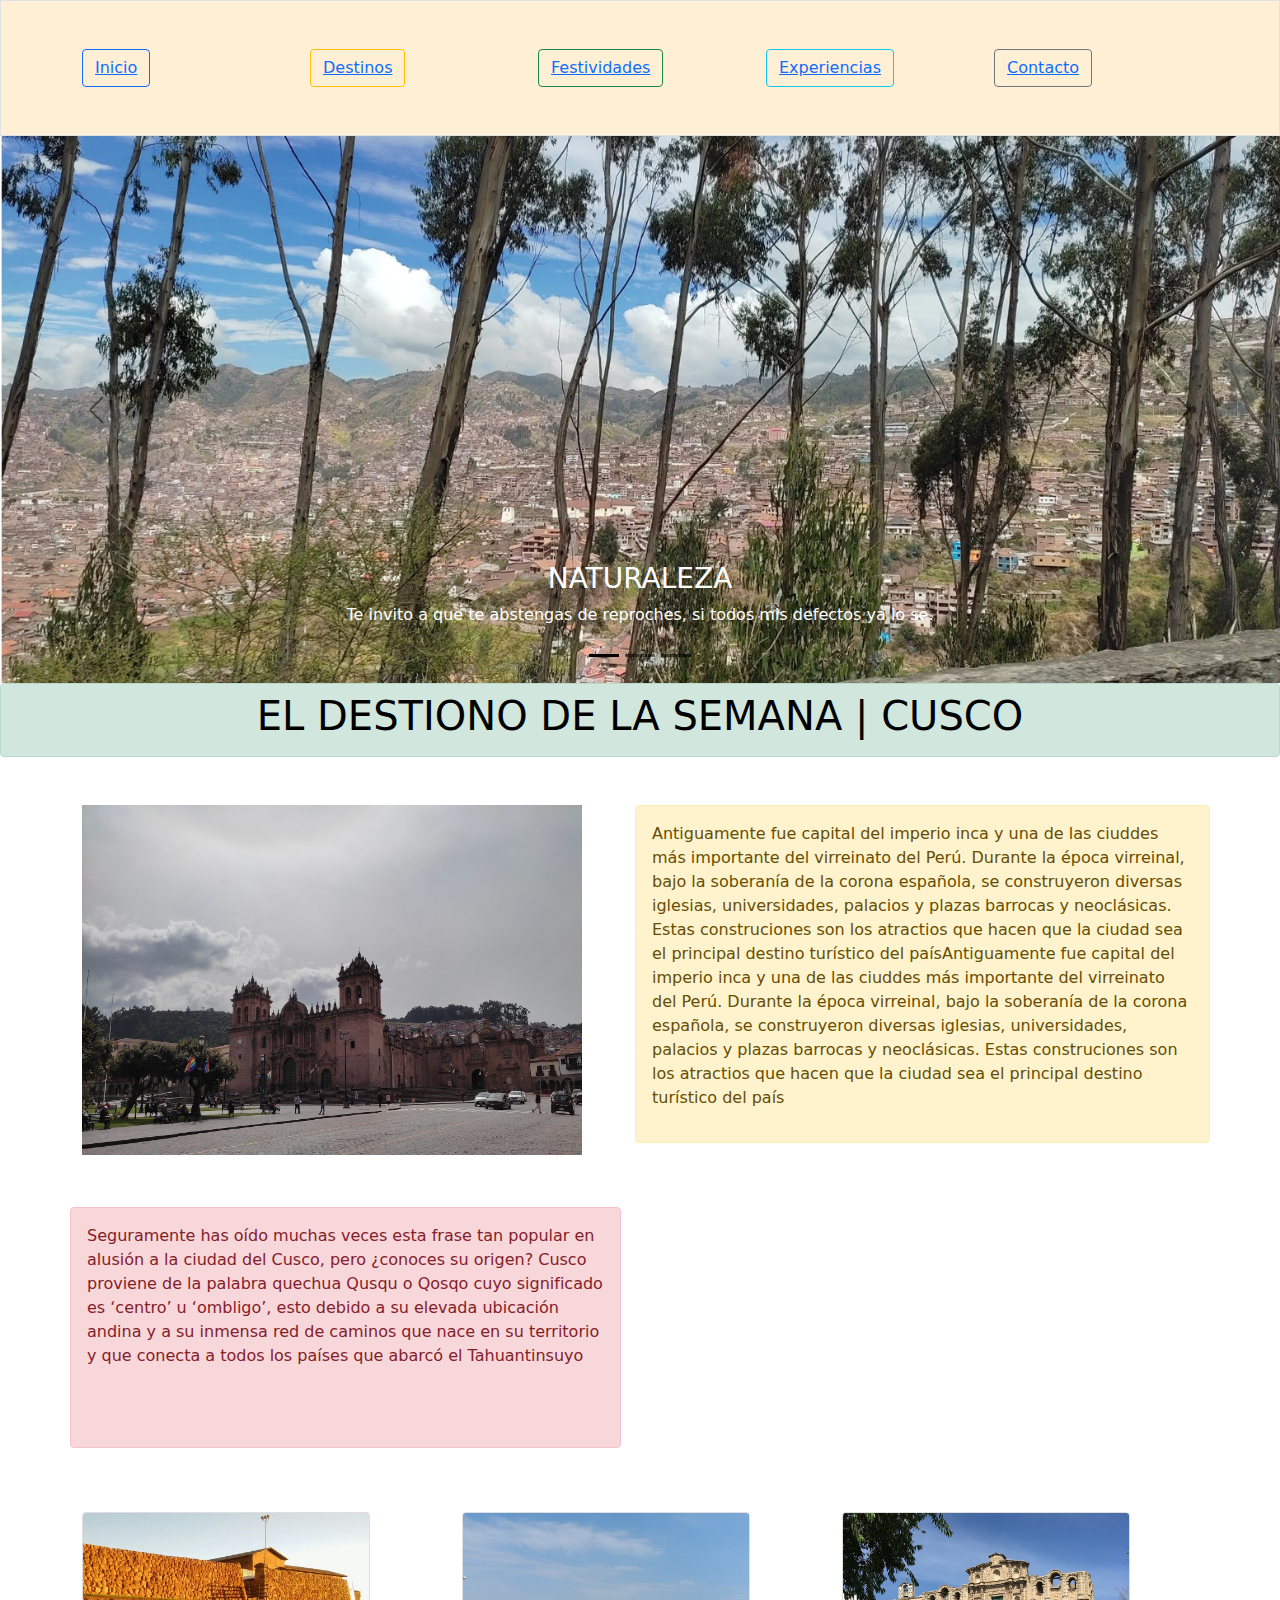
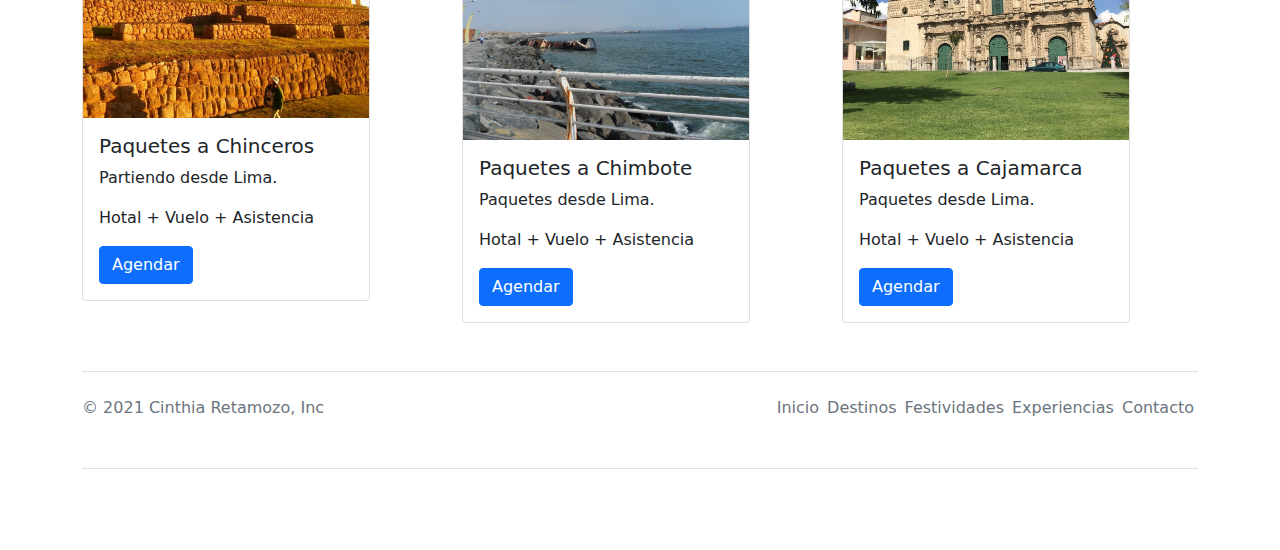
<file: index.html>
<!DOCTYPE html>
<html lang="es">
<head>
    <meta charset="UTF-8">
    <meta http-equiv="X-UA-Compatible" content="IE=edge">
    <meta name="viewport" content="width=device-width, initial-scale=1.0">
    <title>Maquetado con Bootstrap |  Cinthia Retamozo</title>

    <link rel="stylesheet" href="css/bootstrap.css">
    <link rel="canonical" href="https://getbootstrap.com/docs/5.1/examples/footers/">

  

</head>
<body>
    <header>
        <!--menu-->
        <nav class="border nav-Color nav-Color">
            <div class="container my-5">
                <div class="row">
                  <div class="col">
                        <button type="button" class="btn btn-outline-primary">
                            <a href="index.html">Inicio </a>
                        </button>
                    
                  </div>
                  <div class="col">
                    
                        <button type="button" class="btn btn-outline-warning">
                            <a href="Destinos.html">Destinos</a>
                        </button>
                    
                  </div>
                  <div class="col">
                    <button type="button" class="btn btn-outline-success">
                    <a href="Festividades.html" > Festividades </a>
                </button>
                  </div>
                  <div class="col">
                    <button type="button" class="btn btn-outline-info">
                    <a href="experiencias.html"> Experiencias </a>
                    </button>
                  </div>
                  <div class="col">
                    <button type="button" class="btn btn-outline-secondary">
                    <a href="contacto.html"> Contacto </a>
                    </button>
                  </div>
                  
                </div>
              </div>
        </nav>

        <!--Fin menu-->
        <!--Carrusel-->
        <div id="carouselExampleDark" class="carousel carousel-dark slide" data-bs-ride="carousel">
            <div class="carousel-indicators">
              <button type="button" data-bs-target="#carouselExampleDark" data-bs-slide-to="0" class="active" aria-current="true" aria-label="Slide 1"></button>
              <button type="button" data-bs-target="#carouselExampleDark" data-bs-slide-to="1" aria-label="Slide 2"></button>
              <button type="button" data-bs-target="#carouselExampleDark" data-bs-slide-to="2" aria-label="Slide 3"></button>
            </div>
            <div class="carousel-inner">
              <div class="carousel-item active" data-bs-interval="10000">
                <img src="imagen/banner1.jpg" class="d-block w-100" alt="...">
                <div class="carousel-caption d-none d-md-block">
                  <h3 class="texto-carusel">NATURALEZA</h3>
                  <p class="texto-carusel">Te invito a que te abstengas de reproches, si todos mis defectos ya lo se.</p>
                </div>
              </div>
              <div class="carousel-item" data-bs-interval="2000">
                <img src="imagen/banner2.jpg" class="d-block w-100" alt="...">
                <div class="carousel-caption d-none d-md-block">
                  <h3 class="texto-carusel">CIELO</h3>
                  <p class="texto-carusel">Y estoy aquí buscando en el ayer lo que no encuentro hoy.</p>
                </div>
              </div>
              <div class="carousel-item">
                <img src="imagen/banner3.jpg" class="d-block w-100" alt="...">
                <div class="carousel-caption d-none d-md-block">
                  <h3 class="texto-carusel">AMANECER</h3>
                  <p class="texto-carusel">Cuendo volveras hacer lo que nunca fuiste. </p>
                </div>
              </div>
            </div>
            <button class="carousel-control-prev" type="button" data-bs-target="#carouselExampleDark" data-bs-slide="prev">
              <span class="carousel-control-prev-icon" aria-hidden="true"></span>
              <span class="visually-hidden">Previous</span>
            </button>
            <button class="carousel-control-next" type="button" data-bs-target="#carouselExampleDark" data-bs-slide="next">
              <span class="carousel-control-next-icon" aria-hidden="true"></span>
              <span class="visually-hidden">Next</span>
            </button>
          </div>
        <!--Fin del Carrusel-->
        
    </header>
    <main>
        <div class="alert alert-success py-2" role="alert">
            <h1 class="texto-bonito">EL DESTIONO DE LA SEMANA | CUSCO</h1>
          </div>
        <!-- cuerpo-->
        <section>
            <div class="container my-5">
                <div class="row">
                  <div class="col">
                    <img src="imagen/cusco1.jpg" width="500px" height="350px" alt="" class="href">
                  </div>
                  <div class="col alert alert-warning" role="alert">
                    <p>Antiguamente fue capital del imperio inca y una de las ciuddes más importante del virreinato del Perú. Durante la época virreinal, bajo la soberanía de la corona española, se construyeron diversas iglesias, universidades, palacios y plazas barrocas y neoclásicas. <apam class="negrita">Estas construciones son los atractios </spam> que hacen que la ciudad sea el principal destino turístico del paísAntiguamente fue capital del imperio inca y una de las ciuddes más importante del virreinato del Perú. Durante la época virreinal, bajo la soberanía de la corona española, se construyeron diversas iglesias, universidades, palacios y plazas barrocas y neoclásicas. Estas construciones son los atractios que hacen que la ciudad sea el principal destino turístico del país</p>
                  </div>
                  
                </div>
                <div class="row my-5">
                    <div class="col alert alert-danger" role="alert">
                        <p>Seguramente has oído muchas veces esta frase tan popular en alusión a la ciudad del Cusco, pero ¿conoces su origen? Cusco proviene de la palabra quechua Qusqu o Qosqo cuyo significado es ‘centro’ u ‘ombligo’, esto debido a su elevada ubicación andina y a su inmensa red de caminos que nace en su territorio y que conecta a todos los países que abarcó el Tahuantinsuyo</p>
                      </div>
                      <div class="col ms-5">
                        <iframe src="https://www.google.com/maps/embed?pb=!1m18!1m12!1m3!1d124130.9974978055!2d-72.0092900175421!3d-13.529842657332436!2m3!1f0!2f0!3f0!3m2!1i1024!2i768!4f13.1!3m3!1m2!1s0x916e7f4f90d10591%3A0x9acda106dca171c3!2sTemplo%20de%20San%20Sebasti%C3%A1n!5e0!3m2!1ses!2spe!4v1644374840759!5m2!1ses!2spe" class="bordes" width="400" height="250" style="border:0;" allowfullscreen="" loading="lazy"></iframe>
                      </div>                
                </div>
              </div>
        </section>
        <!--Fin del cuerpo-->

        <!-- imagenes-->
        <section>
            <div class="container my-5">
                <div class="row">
                  <div class="col">
                    <div class="card" style="width: 18rem;">
                        <img src="imagen/img1.jpg" class="card-img-top" alt="...">
                        <div class="card-body">
                          <h5 class="card-title">Paquetes a Chinceros</h5>
                          <p class="card-text">Partiendo desde Lima.</p>
                          <p class="card-text">Hotal + Vuelo + Asistencia</p>
                          <a href="contacto.html" class="btn btn-primary">Agendar</a>
                        </div>
                      </div>
                  </div>
                  <div class="col">
                    <div class="card" style="width: 18rem;">
                        <img src="imagen/img2.jpg" class="card-img-top" alt="...">
                        <div class="card-body">
                          <h5 class="card-title">Paquetes a Chimbote</h5>
                          <p class="card-text">Paquetes desde Lima.</p>
                          <p class="card-text">Hotal + Vuelo + Asistencia</p>
                          <a href="contacto.html" class="btn btn-primary">Agendar</a>
                        </div>
                      </div>
                  </div>
                  <div class="col">
                    <div class="card" style="width: 18rem;">
                        <img src="imagen/img3.jpg" class="card-img-top" alt="...">
                        <div class="card-body">
                          <h5 class="card-title">Paquetes a Cajamarca</h5>
                          <p class="card-text">Paquetes desde Lima.</p>
                          <p class="card-text">Hotal + Vuelo + Asistencia</p>
                          <a href="contacto.html" class="btn btn-primary">Agendar</a>
                        </div>
                      </div>
                  </div>
                </div>
              </div>
        </section>

    </main>
    <div class="container">
          <footer class="d-flex flex-wrap justify-content-between align-items-center py-3 my-4 border-top">
            <p class="col-md-4 mb-0 text-muted">&copy; 2021 Cinthia Retamozo, Inc</p>
        
            <a href="/" class="col-md-3 d-flex align-items-center justify-content-center mb-1 mb-md-0 me-md-auto link-dark text-decoration-none">
              <svg class="bi me-2" width="40" height="32"><use xlink:href="#bootstrap"/></svg>
            </a>
            <ul class="nav col-md-5 justify-content-end">
              <li class="nav-item"><a href="index.html" class="nav-link px-1 text-muted">Inicio</a></li>
              <li class="nav-item"><a href="Destinos.html" class="nav-link px-1 text-muted">Destinos</a></li>
              <li class="nav-item"><a href="Festividades.html" class="nav-link px-1 text-muted">Festividades</a></li>
              <li class="nav-item"><a href="experiencias.html" class="nav-link px-1 text-muted">Experiencias</a></li>
              <li class="nav-item"><a href="contacto.html" class="nav-link px-1 text-muted">Contacto</a></li>
            </ul>
          </footer>
        </div>
        
        <div class="b-example-divider"></div>
        
        <div class="container">
          <footer class="d-flex flex-wrap justify-content-between align-items-center py-3 my-4 border-top">
            
        
            <ul class="nav col-md-4 justify-content-end list-unstyled d-flex">
              <li class="ms-3"><a class="text-muted" href="#"><svg class="bi" width="24" height="24"><use xlink:href="#twitter"/></svg></a></li>
              <li class="ms-3"><a class="text-muted" href="#"><svg class="bi" width="24" height="24"><use xlink:href="#instagram"/></svg></a></li>
              <li class="ms-3"><a class="text-muted" href="#"><svg class="bi" width="24" height="24"><use xlink:href="#facebook"/></svg></a></li>
            </ul>
          </footer>        
        </div>


     <!--script de bootstrap-->
    <script src="js/bootstrap.js"></script>
</body>
</html>
</file>
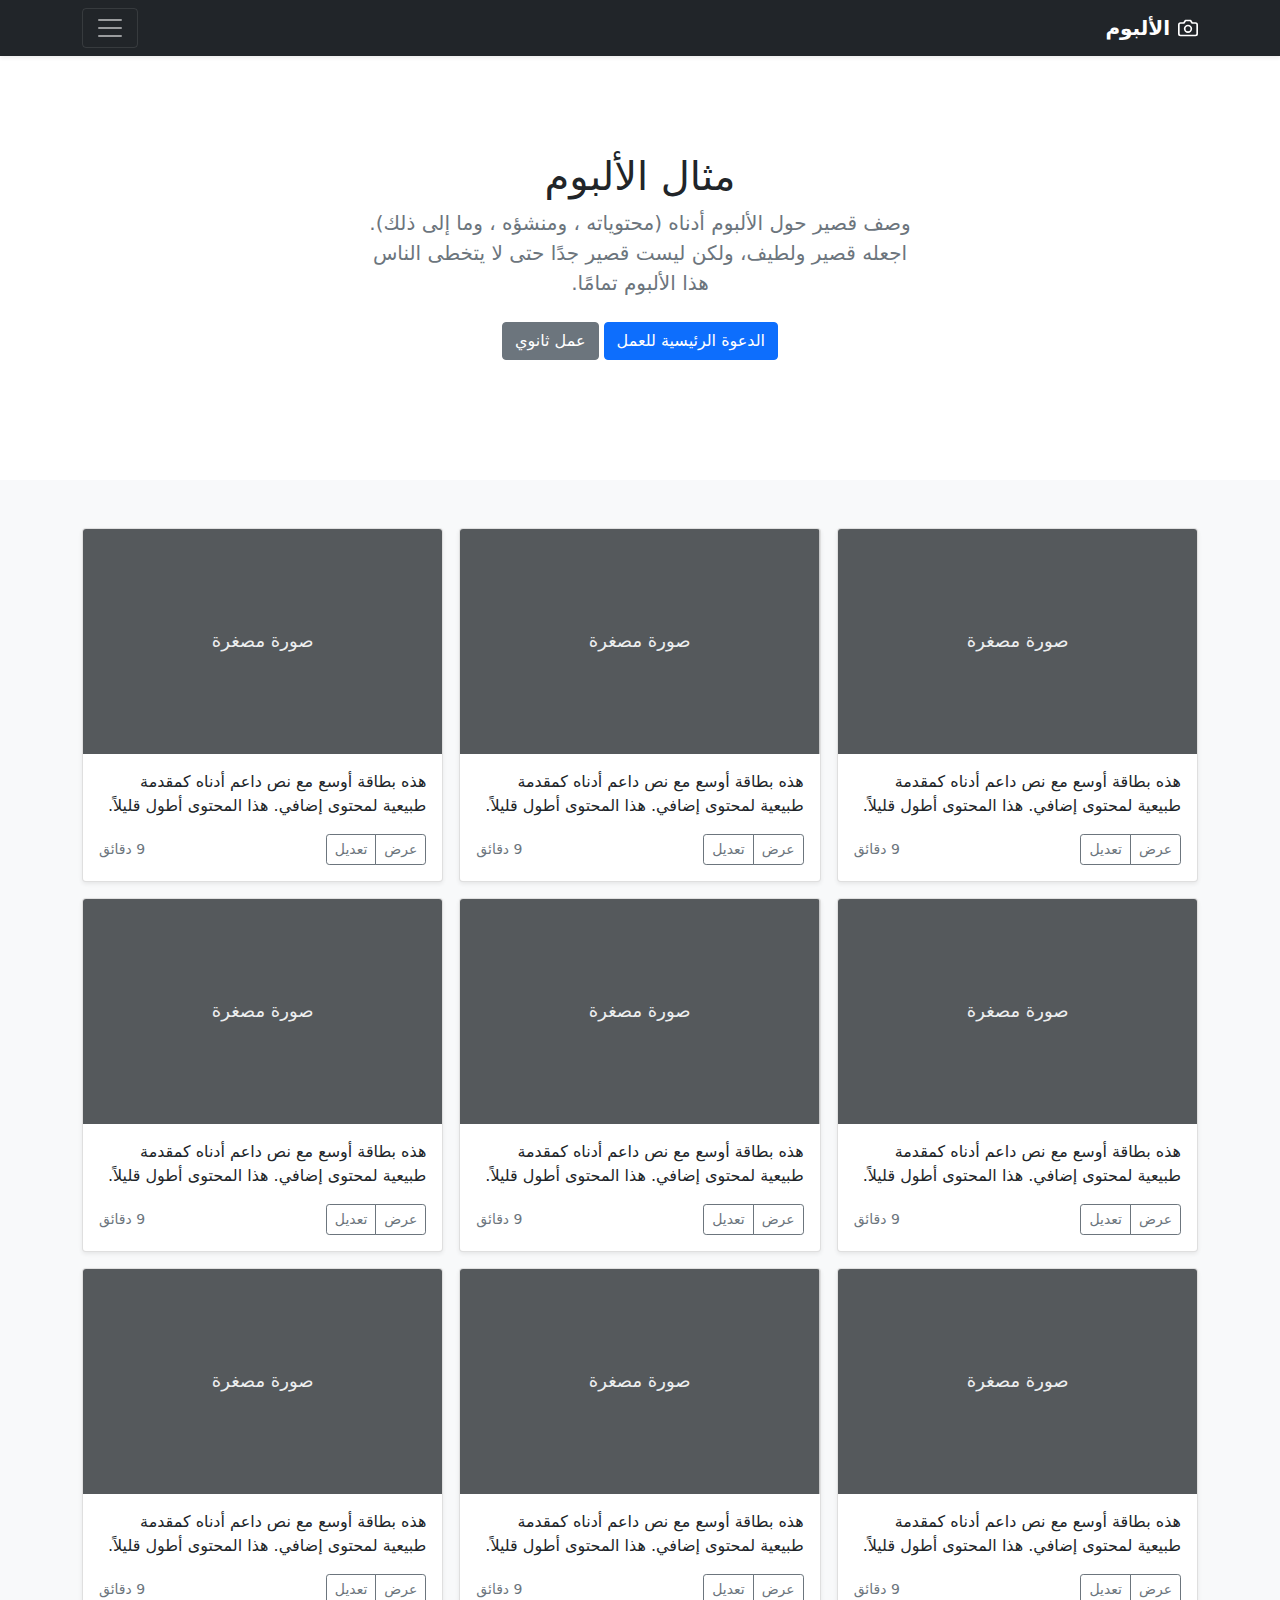
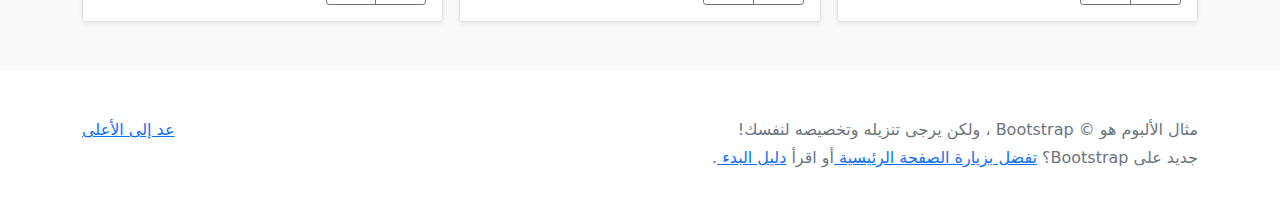
<file: bootstrap-5.1.3-examples/album-rtl/index.html>
<!doctype html>
<html lang="ar" dir="rtl">
  <head>
    <meta charset="utf-8">
    <meta name="viewport" content="width=device-width, initial-scale=1">
    <meta name="description" content="">
    <meta name="author" content="Mark Otto, Jacob Thornton, and Bootstrap contributors">
    <meta name="generator" content="Hugo 0.88.1">
    <title>مثال الألبوم · Bootstrap v5.1</title>

    <link rel="canonical" href="https://getbootstrap.com/docs/5.1/examples/album-rtl/">

    

    <!-- Bootstrap core CSS -->
<link href="../assets/dist/css/bootstrap.rtl.min.css" rel="stylesheet">

    <style>
      .bd-placeholder-img {
        font-size: 1.125rem;
        text-anchor: middle;
        -webkit-user-select: none;
        -moz-user-select: none;
        user-select: none;
      }

      @media (min-width: 768px) {
        .bd-placeholder-img-lg {
          font-size: 3.5rem;
        }
      }
    </style>

    
  </head>
  <body>
    
<header>
  <div class="collapse bg-dark" id="navbarHeader">
    <div class="container">
      <div class="row">
        <div class="col-sm-8 col-md-7 py-4">
          <h4 class="text-white">حول</h4>
          <p class="text-muted">أضف بعض المعلومات حول الألبوم، المؤلف، أو أي سياق خلفية آخر. اجعلها بضع جمل حتى يتمكن الزوار من التقاط بعض التلميحات المفيدة. ثم اربطها ببعض مواقع التواصل الاجتماعي أو معلومات الاتصال.</p>
        </div>
        <div class="col-sm-4 offset-md-1 py-4">
          <h4 class="text-white">تواصل معي</h4>
          <ul class="list-unstyled">
            <li><a href="#" class="text-white">تابعني على تويتر</a></li>
            <li><a href="#" class="text-white">شاركني الإعجاب في فيسبوك</a></li>
            <li><a href="#" class="text-white">راسلني على البريد الإلكتروني</a></li>
          </ul>
        </div>
      </div>
    </div>
  </div>
  <div class="navbar navbar-dark bg-dark shadow-sm">
    <div class="container">
      <a href="#" class="navbar-brand d-flex align-items-center">
        <svg xmlns="http://www.w3.org/2000/svg" width="20" height="20" fill="none" stroke="currentColor" stroke-linecap="round" stroke-linejoin="round" stroke-width="2" aria-hidden="true" class="me-2" viewBox="0 0 24 24"><path d="M23 19a2 2 0 0 1-2 2H3a2 2 0 0 1-2-2V8a2 2 0 0 1 2-2h4l2-3h6l2 3h4a2 2 0 0 1 2 2z"/><circle cx="12" cy="13" r="4"/></svg>
        <strong>الألبوم</strong>
      </a>
      <button class="navbar-toggler" type="button" data-bs-toggle="collapse" data-bs-target="#navbarHeader" aria-controls="navbarHeader" aria-expanded="false" aria-label="تبديل التنقل">
        <span class="navbar-toggler-icon"></span>
      </button>
    </div>
  </div>
</header>

<main>

  <section class="py-5 text-center container">
    <div class="row py-lg-5">
      <div class="col-lg-6 col-md-8 mx-auto">
        <h1 class="fw-light">مثال الألبوم</h1>
        <p class="lead text-muted">وصف قصير حول الألبوم أدناه (محتوياته ، ومنشؤه ، وما إلى ذلك). اجعله قصير ولطيف، ولكن ليست قصير جدًا حتى لا يتخطى الناس هذا الألبوم تمامًا.</p>
        <p>
          <a href="#" class="btn btn-primary my-2">الدعوة الرئيسية للعمل</a>
          <a href="#" class="btn btn-secondary my-2">عمل ثانوي</a>
        </p>
      </div>
    </div>
  </section>

  <div class="album py-5 bg-light">
    <div class="container">

      <div class="row row-cols-1 row-cols-sm-2 row-cols-md-3 g-3">
        <div class="col">
          <div class="card shadow-sm">
            <svg class="bd-placeholder-img card-img-top" width="100%" height="225" xmlns="http://www.w3.org/2000/svg" role="img" aria-label="Placeholder: صورة مصغرة" preserveAspectRatio="xMidYMid slice" focusable="false"><title>Placeholder</title><rect width="100%" height="100%" fill="#55595c"/><text x="50%" y="50%" fill="#eceeef" dy=".3em">صورة مصغرة</text></svg>

            <div class="card-body">
              <p class="card-text">هذه بطاقة أوسع مع نص داعم أدناه كمقدمة طبيعية لمحتوى إضافي. هذا المحتوى أطول قليلاً.</p>
              <div class="d-flex justify-content-between align-items-center">
                <div class="btn-group">
                  <button type="button" class="btn btn-sm btn-outline-secondary">عرض</button>
                  <button type="button" class="btn btn-sm btn-outline-secondary">تعديل</button>
                </div>
                <small class="text-muted">9 دقائق</small>
              </div>
            </div>
          </div>
        </div>
        <div class="col">
          <div class="card shadow-sm">
            <svg class="bd-placeholder-img card-img-top" width="100%" height="225" xmlns="http://www.w3.org/2000/svg" role="img" aria-label="Placeholder: صورة مصغرة" preserveAspectRatio="xMidYMid slice" focusable="false"><title>Placeholder</title><rect width="100%" height="100%" fill="#55595c"/><text x="50%" y="50%" fill="#eceeef" dy=".3em">صورة مصغرة</text></svg>

            <div class="card-body">
              <p class="card-text">هذه بطاقة أوسع مع نص داعم أدناه كمقدمة طبيعية لمحتوى إضافي. هذا المحتوى أطول قليلاً.</p>
              <div class="d-flex justify-content-between align-items-center">
                <div class="btn-group">
                  <button type="button" class="btn btn-sm btn-outline-secondary">عرض</button>
                  <button type="button" class="btn btn-sm btn-outline-secondary">تعديل</button>
                </div>
                <small class="text-muted">9 دقائق</small>
              </div>
            </div>
          </div>
        </div>
        <div class="col">
          <div class="card shadow-sm">
            <svg class="bd-placeholder-img card-img-top" width="100%" height="225" xmlns="http://www.w3.org/2000/svg" role="img" aria-label="Placeholder: صورة مصغرة" preserveAspectRatio="xMidYMid slice" focusable="false"><title>Placeholder</title><rect width="100%" height="100%" fill="#55595c"/><text x="50%" y="50%" fill="#eceeef" dy=".3em">صورة مصغرة</text></svg>

            <div class="card-body">
              <p class="card-text">هذه بطاقة أوسع مع نص داعم أدناه كمقدمة طبيعية لمحتوى إضافي. هذا المحتوى أطول قليلاً.</p>
              <div class="d-flex justify-content-between align-items-center">
                <div class="btn-group">
                  <button type="button" class="btn btn-sm btn-outline-secondary">عرض</button>
                  <button type="button" class="btn btn-sm btn-outline-secondary">تعديل</button>
                </div>
                <small class="text-muted">9 دقائق</small>
              </div>
            </div>
          </div>
        </div>

        <div class="col">
          <div class="card shadow-sm">
            <svg class="bd-placeholder-img card-img-top" width="100%" height="225" xmlns="http://www.w3.org/2000/svg" role="img" aria-label="Placeholder: صورة مصغرة" preserveAspectRatio="xMidYMid slice" focusable="false"><title>Placeholder</title><rect width="100%" height="100%" fill="#55595c"/><text x="50%" y="50%" fill="#eceeef" dy=".3em">صورة مصغرة</text></svg>

            <div class="card-body">
              <p class="card-text">هذه بطاقة أوسع مع نص داعم أدناه كمقدمة طبيعية لمحتوى إضافي. هذا المحتوى أطول قليلاً.</p>
              <div class="d-flex justify-content-between align-items-center">
                <div class="btn-group">
                  <button type="button" class="btn btn-sm btn-outline-secondary">عرض</button>
                  <button type="button" class="btn btn-sm btn-outline-secondary">تعديل</button>
                </div>
                <small class="text-muted">9 دقائق</small>
              </div>
            </div>
          </div>
        </div>
        <div class="col">
          <div class="card shadow-sm">
            <svg class="bd-placeholder-img card-img-top" width="100%" height="225" xmlns="http://www.w3.org/2000/svg" role="img" aria-label="Placeholder: صورة مصغرة" preserveAspectRatio="xMidYMid slice" focusable="false"><title>Placeholder</title><rect width="100%" height="100%" fill="#55595c"/><text x="50%" y="50%" fill="#eceeef" dy=".3em">صورة مصغرة</text></svg>

            <div class="card-body">
              <p class="card-text">هذه بطاقة أوسع مع نص داعم أدناه كمقدمة طبيعية لمحتوى إضافي. هذا المحتوى أطول قليلاً.</p>
              <div class="d-flex justify-content-between align-items-center">
                <div class="btn-group">
                  <button type="button" class="btn btn-sm btn-outline-secondary">عرض</button>
                  <button type="button" class="btn btn-sm btn-outline-secondary">تعديل</button>
                </div>
                <small class="text-muted">9 دقائق</small>
              </div>
            </div>
          </div>
        </div>
        <div class="col">
          <div class="card shadow-sm">
            <svg class="bd-placeholder-img card-img-top" width="100%" height="225" xmlns="http://www.w3.org/2000/svg" role="img" aria-label="Placeholder: صورة مصغرة" preserveAspectRatio="xMidYMid slice" focusable="false"><title>Placeholder</title><rect width="100%" height="100%" fill="#55595c"/><text x="50%" y="50%" fill="#eceeef" dy=".3em">صورة مصغرة</text></svg>

            <div class="card-body">
              <p class="card-text">هذه بطاقة أوسع مع نص داعم أدناه كمقدمة طبيعية لمحتوى إضافي. هذا المحتوى أطول قليلاً.</p>
              <div class="d-flex justify-content-between align-items-center">
                <div class="btn-group">
                  <button type="button" class="btn btn-sm btn-outline-secondary">عرض</button>
                  <button type="button" class="btn btn-sm btn-outline-secondary">تعديل</button>
                </div>
                <small class="text-muted">9 دقائق</small>
              </div>
            </div>
          </div>
        </div>

        <div class="col">
          <div class="card shadow-sm">
            <svg class="bd-placeholder-img card-img-top" width="100%" height="225" xmlns="http://www.w3.org/2000/svg" role="img" aria-label="Placeholder: صورة مصغرة" preserveAspectRatio="xMidYMid slice" focusable="false"><title>Placeholder</title><rect width="100%" height="100%" fill="#55595c"/><text x="50%" y="50%" fill="#eceeef" dy=".3em">صورة مصغرة</text></svg>

            <div class="card-body">
              <p class="card-text">هذه بطاقة أوسع مع نص داعم أدناه كمقدمة طبيعية لمحتوى إضافي. هذا المحتوى أطول قليلاً.</p>
              <div class="d-flex justify-content-between align-items-center">
                <div class="btn-group">
                  <button type="button" class="btn btn-sm btn-outline-secondary">عرض</button>
                  <button type="button" class="btn btn-sm btn-outline-secondary">تعديل</button>
                </div>
                <small class="text-muted">9 دقائق</small>
              </div>
            </div>
          </div>
        </div>
        <div class="col">
          <div class="card shadow-sm">
            <svg class="bd-placeholder-img card-img-top" width="100%" height="225" xmlns="http://www.w3.org/2000/svg" role="img" aria-label="Placeholder: صورة مصغرة" preserveAspectRatio="xMidYMid slice" focusable="false"><title>Placeholder</title><rect width="100%" height="100%" fill="#55595c"/><text x="50%" y="50%" fill="#eceeef" dy=".3em">صورة مصغرة</text></svg>

            <div class="card-body">
              <p class="card-text">هذه بطاقة أوسع مع نص داعم أدناه كمقدمة طبيعية لمحتوى إضافي. هذا المحتوى أطول قليلاً.</p>
              <div class="d-flex justify-content-between align-items-center">
                <div class="btn-group">
                  <button type="button" class="btn btn-sm btn-outline-secondary">عرض</button>
                  <button type="button" class="btn btn-sm btn-outline-secondary">تعديل</button>
                </div>
                <small class="text-muted">9 دقائق</small>
              </div>
            </div>
          </div>
        </div>
        <div class="col">
          <div class="card shadow-sm">
            <svg class="bd-placeholder-img card-img-top" width="100%" height="225" xmlns="http://www.w3.org/2000/svg" role="img" aria-label="Placeholder: صورة مصغرة" preserveAspectRatio="xMidYMid slice" focusable="false"><title>Placeholder</title><rect width="100%" height="100%" fill="#55595c"/><text x="50%" y="50%" fill="#eceeef" dy=".3em">صورة مصغرة</text></svg>

            <div class="card-body">
              <p class="card-text">هذه بطاقة أوسع مع نص داعم أدناه كمقدمة طبيعية لمحتوى إضافي. هذا المحتوى أطول قليلاً.</p>
              <div class="d-flex justify-content-between align-items-center">
                <div class="btn-group">
                  <button type="button" class="btn btn-sm btn-outline-secondary">عرض</button>
                  <button type="button" class="btn btn-sm btn-outline-secondary">تعديل</button>
                </div>
                <small class="text-muted">9 دقائق</small>
              </div>
            </div>
          </div>
        </div>
      </div>
    </div>
  </div>

</main>

<footer class="text-muted py-5">
  <div class="container">
    <p class="float-end mb-1">
      <a href="#">عد إلى الأعلى</a>
    </p>
    <p class="mb-1">مثال الألبوم هو © Bootstrap ، ولكن يرجى تنزيله وتخصيصه لنفسك!</p>
    <p class="mb-0">جديد على Bootstrap؟ <a href="/"> تفضل بزيارة الصفحة الرئيسية </a> أو اقرأ <a href="../getting-started/introduction/ "> دليل البدء </a>.</p>
  </div>
</footer>


    <script src="../assets/dist/js/bootstrap.bundle.min.js"></script>

      
  </body>
</html>
</file>
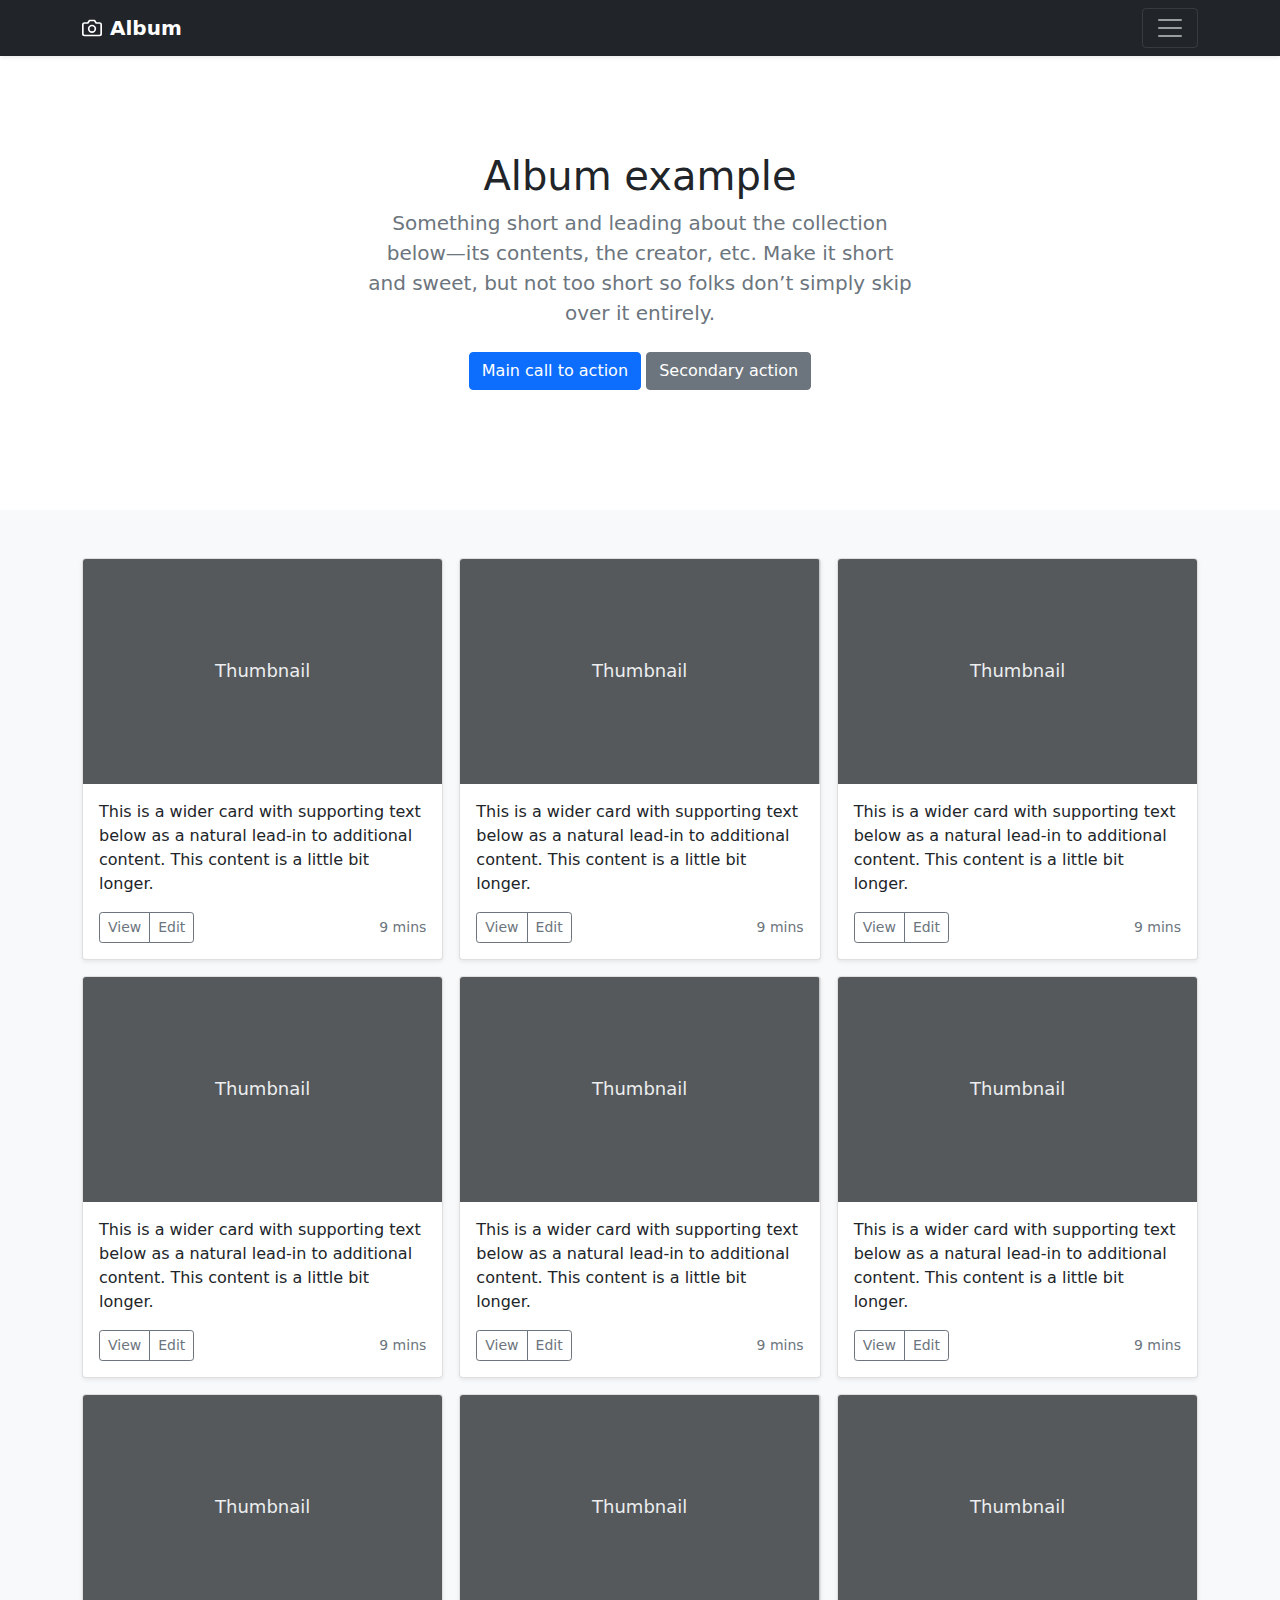
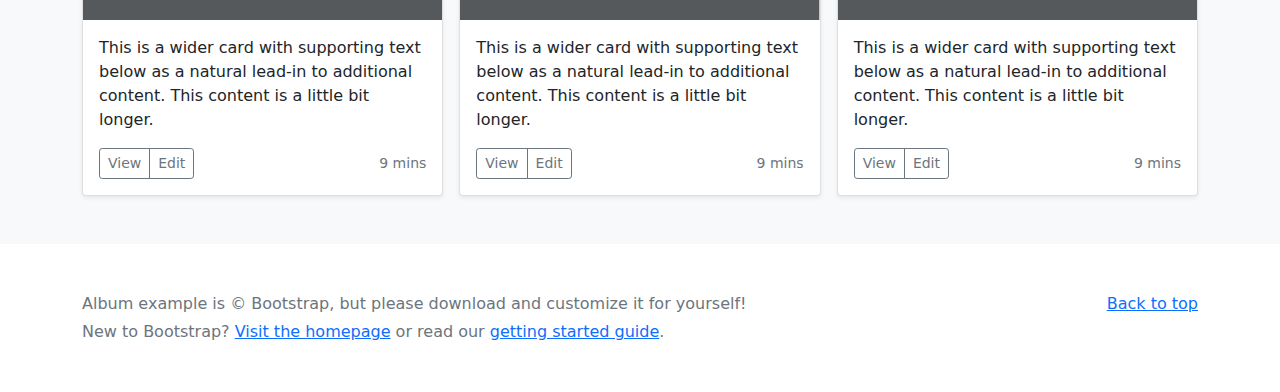
<file: bootstrap-5.1.3-examples/album/index.html>
<!doctype html>
<html lang="en">
  <head>
    <meta charset="utf-8">
    <meta name="viewport" content="width=device-width, initial-scale=1">
    <meta name="description" content="">
    <meta name="author" content="Mark Otto, Jacob Thornton, and Bootstrap contributors">
    <meta name="generator" content="Hugo 0.88.1">
    <title>Album example · Bootstrap v5.1</title>

    <link rel="canonical" href="https://getbootstrap.com/docs/5.1/examples/album/">

    

    <!-- Bootstrap core CSS -->
<link href="../assets/dist/css/bootstrap.min.css" rel="stylesheet">

    <style>
      .bd-placeholder-img {
        font-size: 1.125rem;
        text-anchor: middle;
        -webkit-user-select: none;
        -moz-user-select: none;
        user-select: none;
      }

      @media (min-width: 768px) {
        .bd-placeholder-img-lg {
          font-size: 3.5rem;
        }
      }
    </style>

    
  </head>
  <body>
    
<header>
  <div class="collapse bg-dark" id="navbarHeader">
    <div class="container">
      <div class="row">
        <div class="col-sm-8 col-md-7 py-4">
          <h4 class="text-white">About</h4>
          <p class="text-muted">Add some information about the album below, the author, or any other background context. Make it a few sentences long so folks can pick up some informative tidbits. Then, link them off to some social networking sites or contact information.</p>
        </div>
        <div class="col-sm-4 offset-md-1 py-4">
          <h4 class="text-white">Contact</h4>
          <ul class="list-unstyled">
            <li><a href="#" class="text-white">Follow on Twitter</a></li>
            <li><a href="#" class="text-white">Like on Facebook</a></li>
            <li><a href="#" class="text-white">Email me</a></li>
          </ul>
        </div>
      </div>
    </div>
  </div>
  <div class="navbar navbar-dark bg-dark shadow-sm">
    <div class="container">
      <a href="#" class="navbar-brand d-flex align-items-center">
        <svg xmlns="http://www.w3.org/2000/svg" width="20" height="20" fill="none" stroke="currentColor" stroke-linecap="round" stroke-linejoin="round" stroke-width="2" aria-hidden="true" class="me-2" viewBox="0 0 24 24"><path d="M23 19a2 2 0 0 1-2 2H3a2 2 0 0 1-2-2V8a2 2 0 0 1 2-2h4l2-3h6l2 3h4a2 2 0 0 1 2 2z"/><circle cx="12" cy="13" r="4"/></svg>
        <strong>Album</strong>
      </a>
      <button class="navbar-toggler" type="button" data-bs-toggle="collapse" data-bs-target="#navbarHeader" aria-controls="navbarHeader" aria-expanded="false" aria-label="Toggle navigation">
        <span class="navbar-toggler-icon"></span>
      </button>
    </div>
  </div>
</header>

<main>

  <section class="py-5 text-center container">
    <div class="row py-lg-5">
      <div class="col-lg-6 col-md-8 mx-auto">
        <h1 class="fw-light">Album example</h1>
        <p class="lead text-muted">Something short and leading about the collection below—its contents, the creator, etc. Make it short and sweet, but not too short so folks don’t simply skip over it entirely.</p>
        <p>
          <a href="#" class="btn btn-primary my-2">Main call to action</a>
          <a href="#" class="btn btn-secondary my-2">Secondary action</a>
        </p>
      </div>
    </div>
  </section>

  <div class="album py-5 bg-light">
    <div class="container">

      <div class="row row-cols-1 row-cols-sm-2 row-cols-md-3 g-3">
        <div class="col">
          <div class="card shadow-sm">
            <svg class="bd-placeholder-img card-img-top" width="100%" height="225" xmlns="http://www.w3.org/2000/svg" role="img" aria-label="Placeholder: Thumbnail" preserveAspectRatio="xMidYMid slice" focusable="false"><title>Placeholder</title><rect width="100%" height="100%" fill="#55595c"/><text x="50%" y="50%" fill="#eceeef" dy=".3em">Thumbnail</text></svg>

            <div class="card-body">
              <p class="card-text">This is a wider card with supporting text below as a natural lead-in to additional content. This content is a little bit longer.</p>
              <div class="d-flex justify-content-between align-items-center">
                <div class="btn-group">
                  <button type="button" class="btn btn-sm btn-outline-secondary">View</button>
                  <button type="button" class="btn btn-sm btn-outline-secondary">Edit</button>
                </div>
                <small class="text-muted">9 mins</small>
              </div>
            </div>
          </div>
        </div>
        <div class="col">
          <div class="card shadow-sm">
            <svg class="bd-placeholder-img card-img-top" width="100%" height="225" xmlns="http://www.w3.org/2000/svg" role="img" aria-label="Placeholder: Thumbnail" preserveAspectRatio="xMidYMid slice" focusable="false"><title>Placeholder</title><rect width="100%" height="100%" fill="#55595c"/><text x="50%" y="50%" fill="#eceeef" dy=".3em">Thumbnail</text></svg>

            <div class="card-body">
              <p class="card-text">This is a wider card with supporting text below as a natural lead-in to additional content. This content is a little bit longer.</p>
              <div class="d-flex justify-content-between align-items-center">
                <div class="btn-group">
                  <button type="button" class="btn btn-sm btn-outline-secondary">View</button>
                  <button type="button" class="btn btn-sm btn-outline-secondary">Edit</button>
                </div>
                <small class="text-muted">9 mins</small>
              </div>
            </div>
          </div>
        </div>
        <div class="col">
          <div class="card shadow-sm">
            <svg class="bd-placeholder-img card-img-top" width="100%" height="225" xmlns="http://www.w3.org/2000/svg" role="img" aria-label="Placeholder: Thumbnail" preserveAspectRatio="xMidYMid slice" focusable="false"><title>Placeholder</title><rect width="100%" height="100%" fill="#55595c"/><text x="50%" y="50%" fill="#eceeef" dy=".3em">Thumbnail</text></svg>

            <div class="card-body">
              <p class="card-text">This is a wider card with supporting text below as a natural lead-in to additional content. This content is a little bit longer.</p>
              <div class="d-flex justify-content-between align-items-center">
                <div class="btn-group">
                  <button type="button" class="btn btn-sm btn-outline-secondary">View</button>
                  <button type="button" class="btn btn-sm btn-outline-secondary">Edit</button>
                </div>
                <small class="text-muted">9 mins</small>
              </div>
            </div>
          </div>
        </div>

        <div class="col">
          <div class="card shadow-sm">
            <svg class="bd-placeholder-img card-img-top" width="100%" height="225" xmlns="http://www.w3.org/2000/svg" role="img" aria-label="Placeholder: Thumbnail" preserveAspectRatio="xMidYMid slice" focusable="false"><title>Placeholder</title><rect width="100%" height="100%" fill="#55595c"/><text x="50%" y="50%" fill="#eceeef" dy=".3em">Thumbnail</text></svg>

            <div class="card-body">
              <p class="card-text">This is a wider card with supporting text below as a natural lead-in to additional content. This content is a little bit longer.</p>
              <div class="d-flex justify-content-between align-items-center">
                <div class="btn-group">
                  <button type="button" class="btn btn-sm btn-outline-secondary">View</button>
                  <button type="button" class="btn btn-sm btn-outline-secondary">Edit</button>
                </div>
                <small class="text-muted">9 mins</small>
              </div>
            </div>
          </div>
        </div>
        <div class="col">
          <div class="card shadow-sm">
            <svg class="bd-placeholder-img card-img-top" width="100%" height="225" xmlns="http://www.w3.org/2000/svg" role="img" aria-label="Placeholder: Thumbnail" preserveAspectRatio="xMidYMid slice" focusable="false"><title>Placeholder</title><rect width="100%" height="100%" fill="#55595c"/><text x="50%" y="50%" fill="#eceeef" dy=".3em">Thumbnail</text></svg>

            <div class="card-body">
              <p class="card-text">This is a wider card with supporting text below as a natural lead-in to additional content. This content is a little bit longer.</p>
              <div class="d-flex justify-content-between align-items-center">
                <div class="btn-group">
                  <button type="button" class="btn btn-sm btn-outline-secondary">View</button>
                  <button type="button" class="btn btn-sm btn-outline-secondary">Edit</button>
                </div>
                <small class="text-muted">9 mins</small>
              </div>
            </div>
          </div>
        </div>
        <div class="col">
          <div class="card shadow-sm">
            <svg class="bd-placeholder-img card-img-top" width="100%" height="225" xmlns="http://www.w3.org/2000/svg" role="img" aria-label="Placeholder: Thumbnail" preserveAspectRatio="xMidYMid slice" focusable="false"><title>Placeholder</title><rect width="100%" height="100%" fill="#55595c"/><text x="50%" y="50%" fill="#eceeef" dy=".3em">Thumbnail</text></svg>

            <div class="card-body">
              <p class="card-text">This is a wider card with supporting text below as a natural lead-in to additional content. This content is a little bit longer.</p>
              <div class="d-flex justify-content-between align-items-center">
                <div class="btn-group">
                  <button type="button" class="btn btn-sm btn-outline-secondary">View</button>
                  <button type="button" class="btn btn-sm btn-outline-secondary">Edit</button>
                </div>
                <small class="text-muted">9 mins</small>
              </div>
            </div>
          </div>
        </div>

        <div class="col">
          <div class="card shadow-sm">
            <svg class="bd-placeholder-img card-img-top" width="100%" height="225" xmlns="http://www.w3.org/2000/svg" role="img" aria-label="Placeholder: Thumbnail" preserveAspectRatio="xMidYMid slice" focusable="false"><title>Placeholder</title><rect width="100%" height="100%" fill="#55595c"/><text x="50%" y="50%" fill="#eceeef" dy=".3em">Thumbnail</text></svg>

            <div class="card-body">
              <p class="card-text">This is a wider card with supporting text below as a natural lead-in to additional content. This content is a little bit longer.</p>
              <div class="d-flex justify-content-between align-items-center">
                <div class="btn-group">
                  <button type="button" class="btn btn-sm btn-outline-secondary">View</button>
                  <button type="button" class="btn btn-sm btn-outline-secondary">Edit</button>
                </div>
                <small class="text-muted">9 mins</small>
              </div>
            </div>
          </div>
        </div>
        <div class="col">
          <div class="card shadow-sm">
            <svg class="bd-placeholder-img card-img-top" width="100%" height="225" xmlns="http://www.w3.org/2000/svg" role="img" aria-label="Placeholder: Thumbnail" preserveAspectRatio="xMidYMid slice" focusable="false"><title>Placeholder</title><rect width="100%" height="100%" fill="#55595c"/><text x="50%" y="50%" fill="#eceeef" dy=".3em">Thumbnail</text></svg>

            <div class="card-body">
              <p class="card-text">This is a wider card with supporting text below as a natural lead-in to additional content. This content is a little bit longer.</p>
              <div class="d-flex justify-content-between align-items-center">
                <div class="btn-group">
                  <button type="button" class="btn btn-sm btn-outline-secondary">View</button>
                  <button type="button" class="btn btn-sm btn-outline-secondary">Edit</button>
                </div>
                <small class="text-muted">9 mins</small>
              </div>
            </div>
          </div>
        </div>
        <div class="col">
          <div class="card shadow-sm">
            <svg class="bd-placeholder-img card-img-top" width="100%" height="225" xmlns="http://www.w3.org/2000/svg" role="img" aria-label="Placeholder: Thumbnail" preserveAspectRatio="xMidYMid slice" focusable="false"><title>Placeholder</title><rect width="100%" height="100%" fill="#55595c"/><text x="50%" y="50%" fill="#eceeef" dy=".3em">Thumbnail</text></svg>

            <div class="card-body">
              <p class="card-text">This is a wider card with supporting text below as a natural lead-in to additional content. This content is a little bit longer.</p>
              <div class="d-flex justify-content-between align-items-center">
                <div class="btn-group">
                  <button type="button" class="btn btn-sm btn-outline-secondary">View</button>
                  <button type="button" class="btn btn-sm btn-outline-secondary">Edit</button>
                </div>
                <small class="text-muted">9 mins</small>
              </div>
            </div>
          </div>
        </div>
      </div>
    </div>
  </div>

</main>

<footer class="text-muted py-5">
  <div class="container">
    <p class="float-end mb-1">
      <a href="#">Back to top</a>
    </p>
    <p class="mb-1">Album example is &copy; Bootstrap, but please download and customize it for yourself!</p>
    <p class="mb-0">New to Bootstrap? <a href="/">Visit the homepage</a> or read our <a href="../getting-started/introduction/">getting started guide</a>.</p>
  </div>
</footer>


    <script src="../assets/dist/js/bootstrap.bundle.min.js"></script>

      
  </body>
</html>
</file>
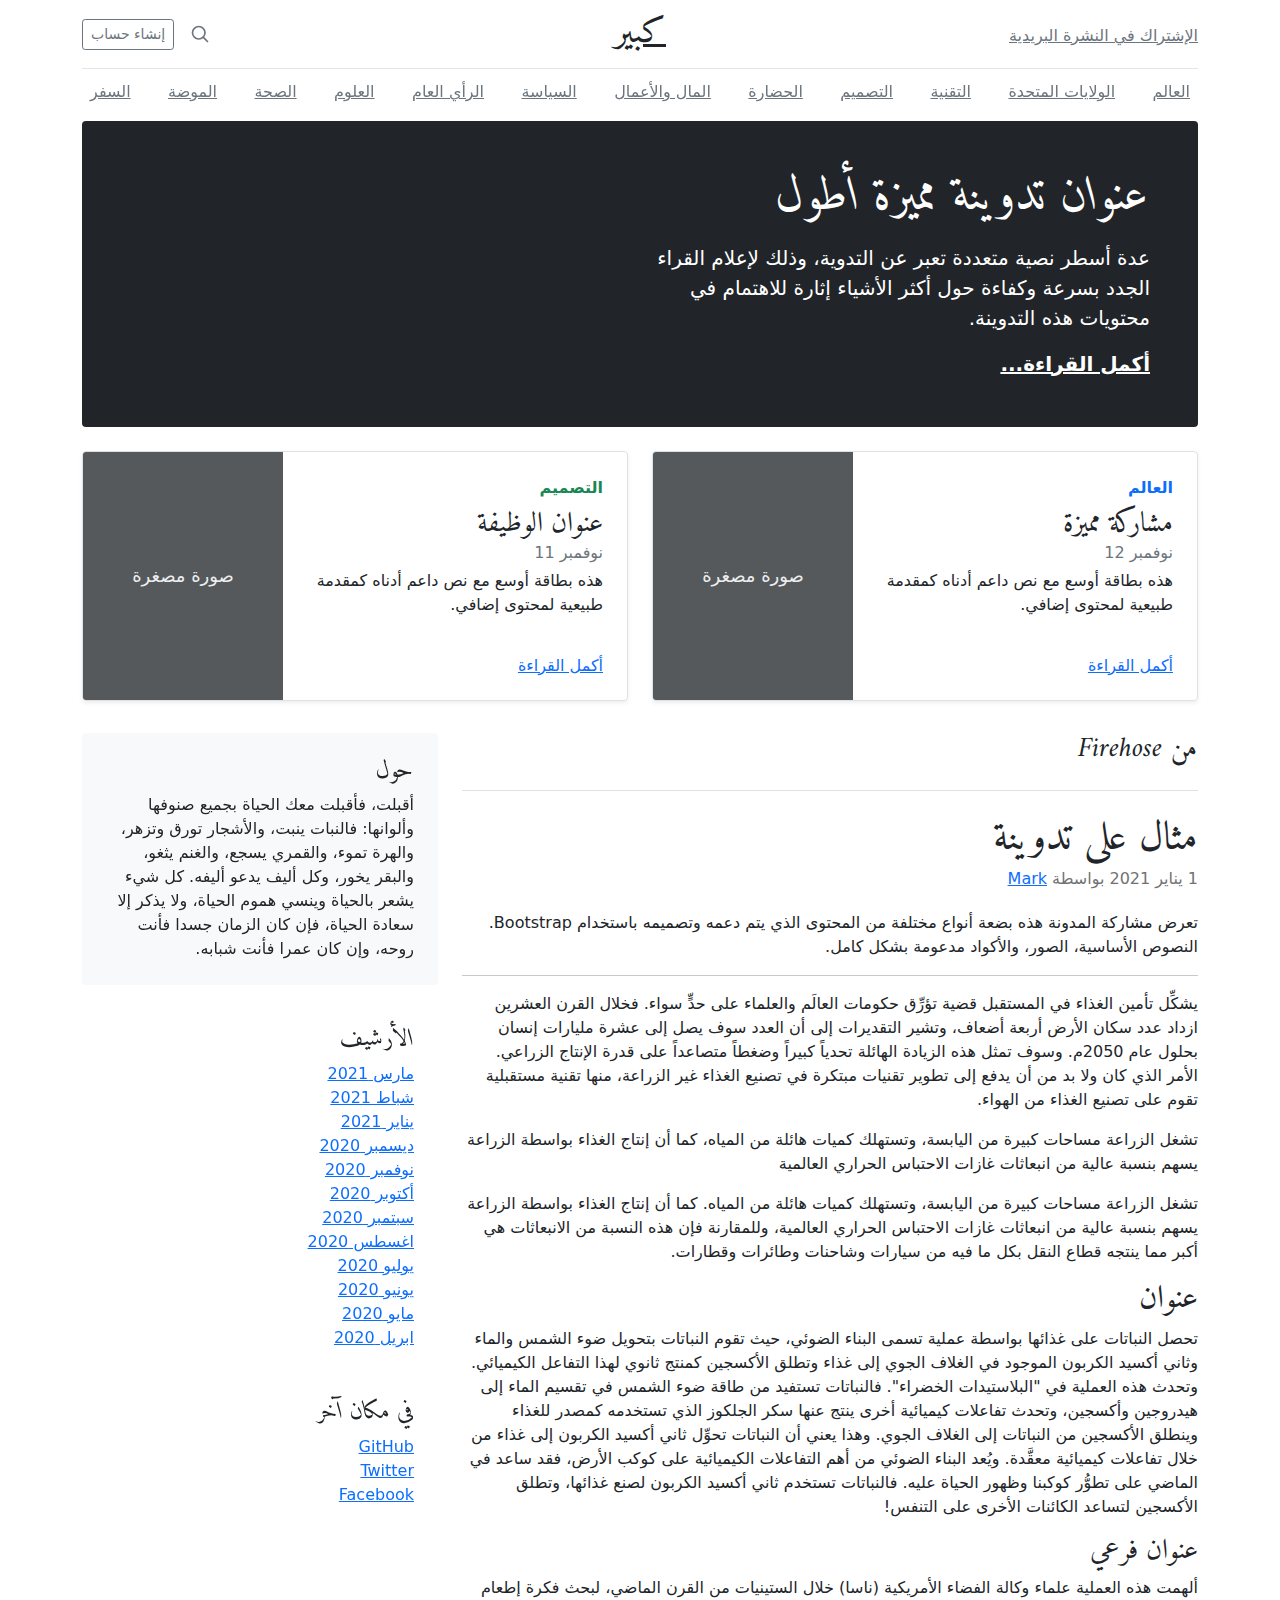
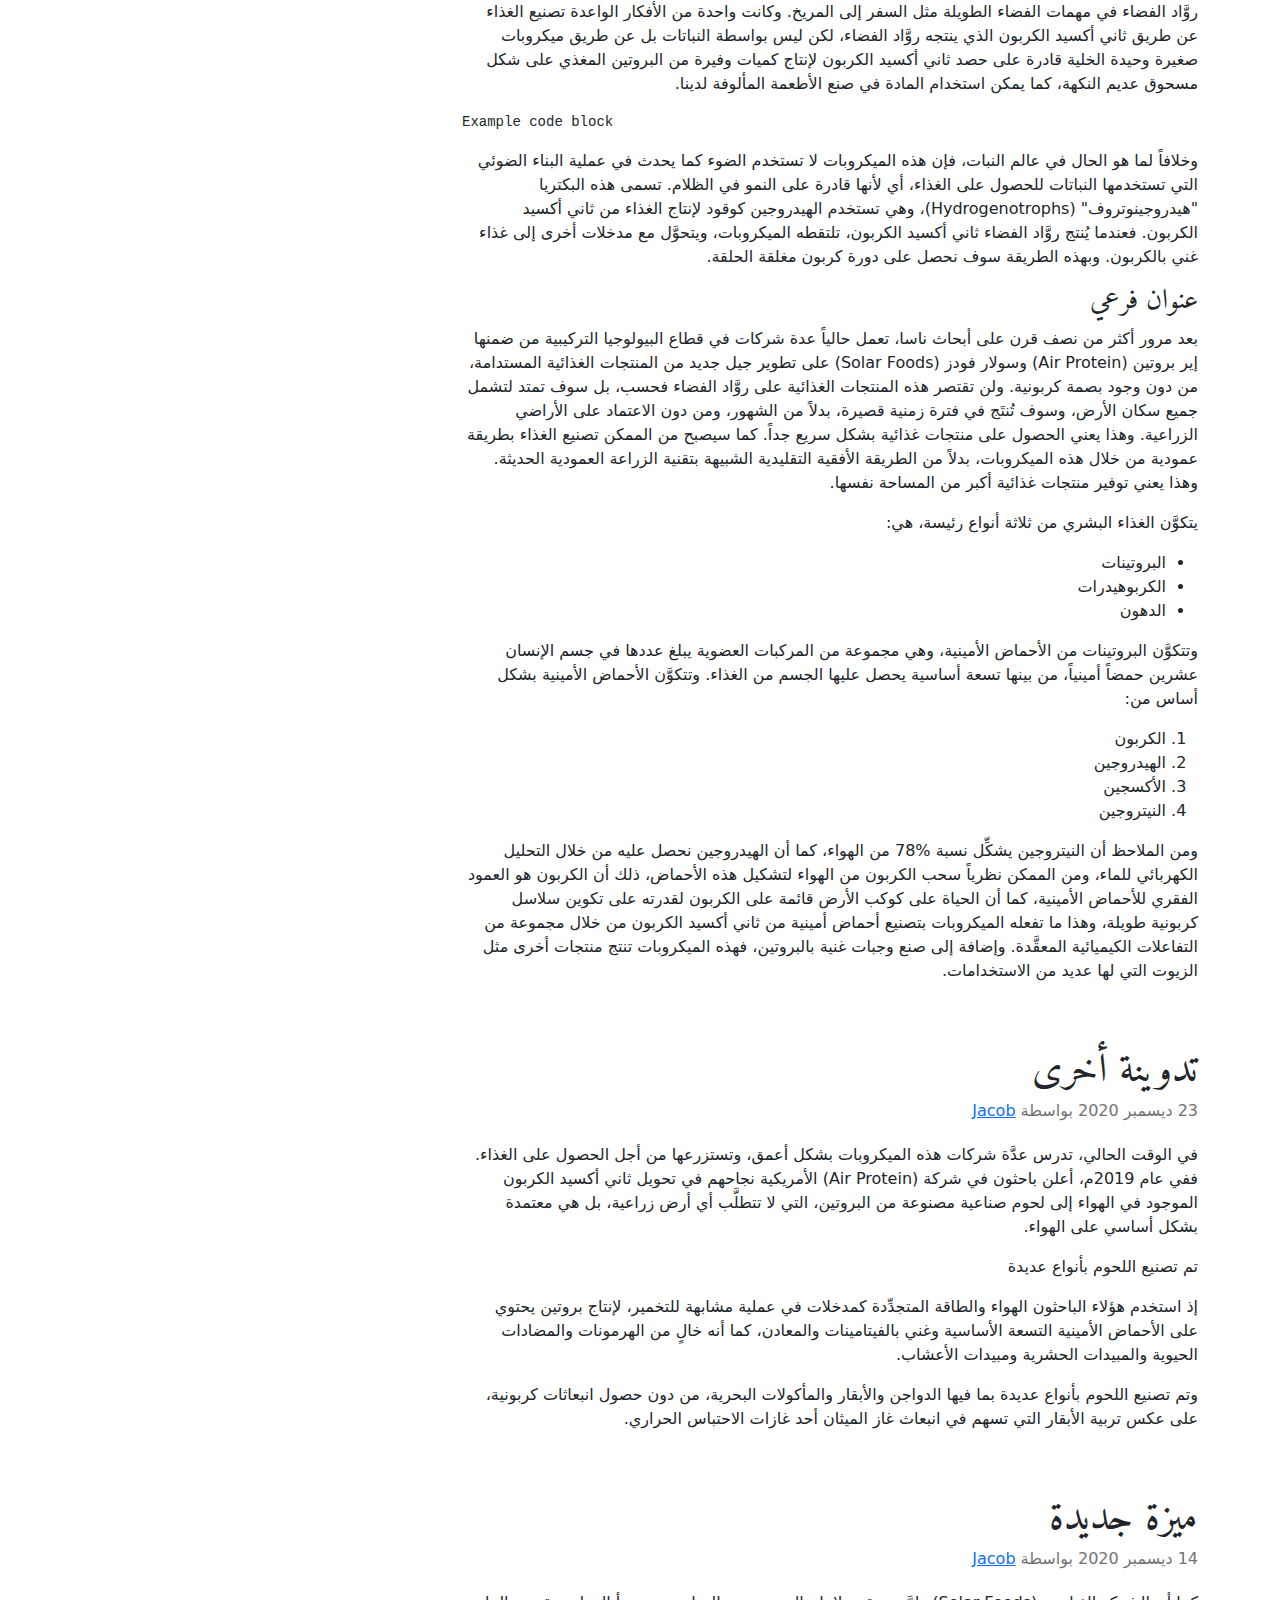
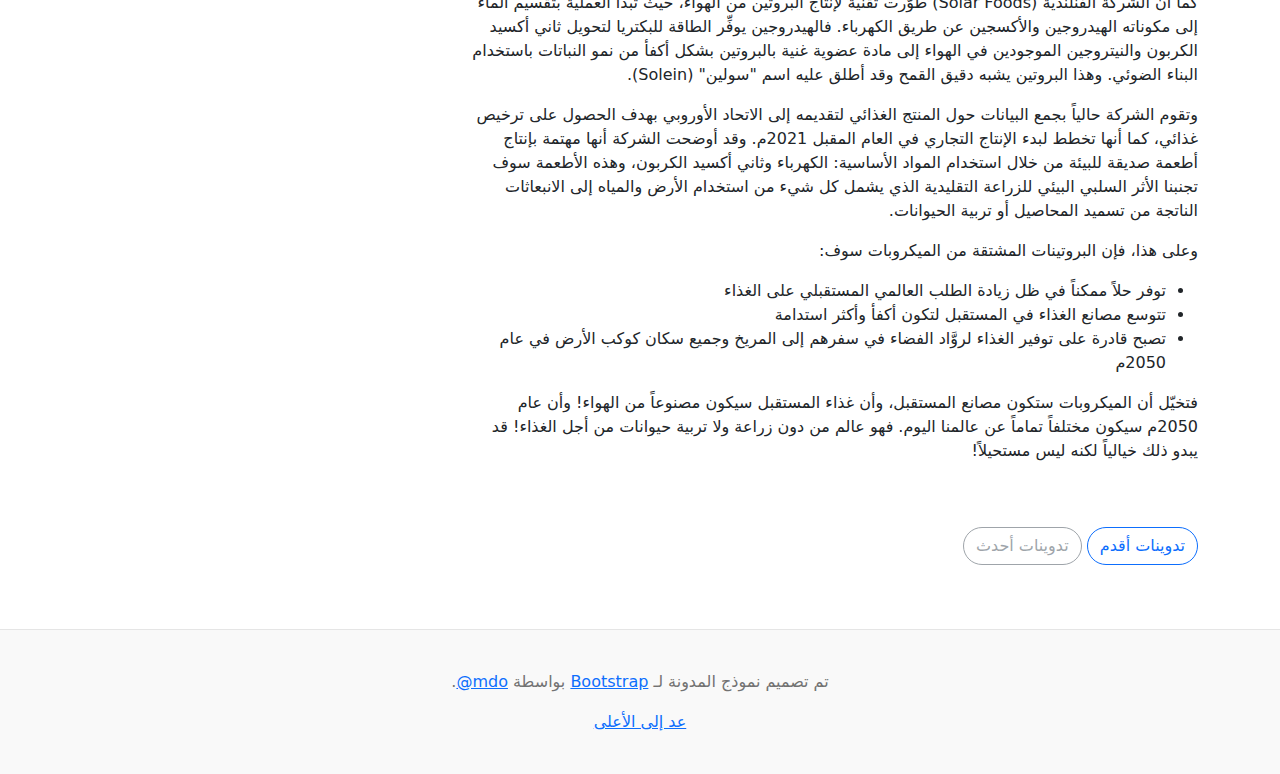
<file: bootstrap-5.1.3-examples/blog-rtl/index.html>
<!doctype html>
<html lang="ar" dir="rtl">
  <head>
    <meta charset="utf-8">
    <meta name="viewport" content="width=device-width, initial-scale=1">
    <meta name="description" content="">
    <meta name="author" content="Mark Otto, Jacob Thornton, and Bootstrap contributors">
    <meta name="generator" content="Hugo 0.88.1">
    <title>قالب المدونة · Bootstrap v5.1</title>

    <link rel="canonical" href="https://getbootstrap.com/docs/5.1/examples/blog-rtl/">

    

    <!-- Bootstrap core CSS -->
<link href="../assets/dist/css/bootstrap.rtl.min.css" rel="stylesheet">

    <style>
      .bd-placeholder-img {
        font-size: 1.125rem;
        text-anchor: middle;
        -webkit-user-select: none;
        -moz-user-select: none;
        user-select: none;
      }

      @media (min-width: 768px) {
        .bd-placeholder-img-lg {
          font-size: 3.5rem;
        }
      }
    </style>

    
    <!-- Custom styles for this template -->
    <link href="https://fonts.googleapis.com/css?family=Amiri:wght@400;700&amp;display=swap" rel="stylesheet">
    <!-- Custom styles for this template -->
    <link href="../blog/blog.rtl.css" rel="stylesheet">
  </head>
  <body>
    
<div class="container">
  <header class="blog-header py-3">
    <div class="row flex-nowrap justify-content-between align-items-center">
      <div class="col-4 pt-1">
        <a class="link-secondary" href="#">الإشتراك في النشرة البريدية</a>
      </div>
      <div class="col-4 text-center">
        <a class="blog-header-logo text-dark" href="#">كبير</a>
      </div>
      <div class="col-4 d-flex justify-content-end align-items-center">
        <a class="link-secondary" href="#" aria-label="بحث">
          <svg xmlns="http://www.w3.org/2000/svg" width="20" height="20" fill="none" stroke="currentColor" stroke-linecap="round" stroke-linejoin="round" stroke-width="2" class="mx-3" role="img" viewBox="0 0 24 24"><title>بحث</title><circle cx="10.5" cy="10.5" r="7.5"/><path d="M21 21l-5.2-5.2"/></svg>
        </a>
        <a class="btn btn-sm btn-outline-secondary" href="#">إنشاء حساب</a>
      </div>
    </div>
  </header>

  <div class="nav-scroller py-1 mb-2">
    <nav class="nav d-flex justify-content-between">
      <a class="p-2 link-secondary" href="#">العالم</a>
      <a class="p-2 link-secondary" href="#">الولايات المتحدة</a>
      <a class="p-2 link-secondary" href="#">التقنية</a>
      <a class="p-2 link-secondary" href="#">التصميم</a>
      <a class="p-2 link-secondary" href="#">الحضارة</a>
      <a class="p-2 link-secondary" href="#">المال والأعمال</a>
      <a class="p-2 link-secondary" href="#">السياسة</a>
      <a class="p-2 link-secondary" href="#">الرأي العام</a>
      <a class="p-2 link-secondary" href="#">العلوم</a>
      <a class="p-2 link-secondary" href="#">الصحة</a>
      <a class="p-2 link-secondary" href="#">الموضة</a>
      <a class="p-2 link-secondary" href="#">السفر</a>
    </nav>
  </div>
</div>

<main class="container">
  <div class="p-4 p-md-5 mb-4 text-white rounded bg-dark">
    <div class="col-md-6 px-0">
      <h1 class="display-4 fst-italic">عنوان تدوينة مميزة أطول</h1>
      <p class="lead my-3">عدة أسطر نصية متعددة تعبر عن التدوية، وذلك لإعلام القراء الجدد بسرعة وكفاءة حول أكثر الأشياء إثارة للاهتمام في محتويات هذه التدوينة.</p>
      <p class="lead mb-0"><a href="#" class="text-white fw-bold">أكمل القراءة...</a></p>
    </div>
  </div>

  <div class="row mb-2">
    <div class="col-md-6">
      <div class="row g-0 border rounded overflow-hidden flex-md-row mb-4 shadow-sm h-md-250 position-relative">
        <div class="col p-4 d-flex flex-column position-static">
          <strong class="d-inline-block mb-2 text-primary">العالم</strong>
          <h3 class="mb-0">مشاركة مميزة</h3>
          <div class="mb-1 text-muted">نوفمبر 12</div>
          <p class="card-text mb-auto">هذه بطاقة أوسع مع نص داعم أدناه كمقدمة طبيعية لمحتوى إضافي.</p>
          <a href="#" class="stretched-link">أكمل القراءة</a>
        </div>
        <div class="col-auto d-none d-lg-block">
          <svg class="bd-placeholder-img" width="200" height="250" xmlns="http://www.w3.org/2000/svg" role="img" aria-label="Placeholder: صورة مصغرة" preserveAspectRatio="xMidYMid slice" focusable="false"><title>Placeholder</title><rect width="100%" height="100%" fill="#55595c"/><text x="50%" y="50%" fill="#eceeef" dy=".3em">صورة مصغرة</text></svg>

        </div>
      </div>
    </div>
    <div class="col-md-6">
      <div class="row g-0 border rounded overflow-hidden flex-md-row mb-4 shadow-sm h-md-250 position-relative">
        <div class="col p-4 d-flex flex-column position-static">
          <strong class="d-inline-block mb-2 text-success">التصميم</strong>
          <h3 class="mb-0">عنوان الوظيفة</h3>
          <div class="mb-1 text-muted">نوفمبر 11</div>
          <p class="mb-auto">هذه بطاقة أوسع مع نص داعم أدناه كمقدمة طبيعية لمحتوى إضافي.</p>
          <a href="#" class="stretched-link">أكمل القراءة</a>
        </div>
        <div class="col-auto d-none d-lg-block">
          <svg class="bd-placeholder-img" width="200" height="250" xmlns="http://www.w3.org/2000/svg" role="img" aria-label="Placeholder: صورة مصغرة" preserveAspectRatio="xMidYMid slice" focusable="false"><title>Placeholder</title><rect width="100%" height="100%" fill="#55595c"/><text x="50%" y="50%" fill="#eceeef" dy=".3em">صورة مصغرة</text></svg>

        </div>
      </div>
    </div>
  </div>

  <div class="row">
    <div class="col-md-8">
      <h3 class="pb-4 mb-4 fst-italic border-bottom">
        من Firehose
      </h3>

      <article class="blog-post">
        <h2 class="blog-post-title">مثال على تدوينة</h2>
        <p class="blog-post-meta">1 يناير 2021 بواسطة <a href="#"> Mark </a></p>

        <p>تعرض مشاركة المدونة هذه بضعة أنواع مختلفة من المحتوى الذي يتم دعمه وتصميمه باستخدام Bootstrap. النصوص الأساسية، الصور، والأكواد مدعومة بشكل كامل.</p>
        <hr>
        <p>يشكِّل تأمين الغذاء في المستقبل قضية تؤرِّق حكومات العالَم والعلماء على حدٍّ سواء. فخلال القرن العشرين ازداد عدد سكان الأرض أربعة أضعاف، وتشير التقديرات إلى أن العدد سوف يصل إلى عشرة مليارات إنسان بحلول عام 2050م. وسوف تمثل هذه الزيادة الهائلة تحدياً كبيراً وضغطاً متصاعداً على قدرة الإنتاج الزراعي. الأمر الذي كان ولا بد من أن يدفع إلى تطوير تقنيات مبتكرة في تصنيع الغذاء غير الزراعة، منها تقنية مستقبلية تقوم على تصنيع الغذاء من الهواء.</p>
        <blockquote>
          <p>تشغل الزراعة مساحات كبيرة من اليابسة، وتستهلك كميات هائلة من المياه، كما أن إنتاج الغذاء بواسطة الزراعة يسهم بنسبة عالية من انبعاثات غازات الاحتباس الحراري العالمية</p>
        </blockquote>
        <p>تشغل الزراعة مساحات كبيرة من اليابسة، وتستهلك كميات هائلة من المياه. كما أن إنتاج الغذاء بواسطة الزراعة يسهم بنسبة عالية من انبعاثات غازات الاحتباس الحراري العالمية، وللمقارنة فإن هذه النسبة من الانبعاثات هي أكبر مما ينتجه قطاع النقل بكل ما فيه من سيارات وشاحنات وطائرات وقطارات.</p>
        <h2>عنوان</h2>
        <p>تحصل النباتات على غذائها بواسطة عملية تسمى البناء الضوئي، حيث تقوم النباتات بتحويل ضوء الشمس والماء وثاني أكسيد الكربون الموجود في الغلاف الجوي إلى غذاء وتطلق الأكسجين كمنتج ثانوي لهذا التفاعل الكيميائي. وتحدث هذه العملية في "البلاستيدات الخضراء". فالنباتات تستفيد من طاقة ضوء الشمس في تقسيم الماء إلى هيدروجين وأكسجين، وتحدث تفاعلات كيميائية أخرى ينتج عنها سكر الجلكوز الذي تستخدمه كمصدر للغذاء وينطلق الأكسجين من النباتات إلى الغلاف الجوي. وهذا يعني أن النباتات تحوِّل ثاني أكسيد الكربون إلى غذاء من خلال تفاعلات كيميائية معقَّدة. ويُعد البناء الضوئي من أهم التفاعلات الكيميائية على كوكب الأرض، فقد ساعد في الماضي على تطوُّر كوكبنا وظهور الحياة عليه. فالنباتات تستخدم ثاني أكسيد الكربون لصنع غذائها، وتطلق الأكسجين لتساعد الكائنات الأخرى على التنفس!</p>
        <h3>عنوان فرعي</h3>
        <p>ألهمت هذه العملية علماء وكالة الفضاء الأمريكية (ناسا) خلال الستينيات من القرن الماضي، لبحث فكرة إطعام روَّاد الفضاء في مهمات الفضاء الطويلة مثل السفر إلى المريخ. وكانت واحدة من الأفكار الواعدة تصنيع الغذاء عن طريق ثاني أكسيد الكربون الذي ينتجه روَّاد الفضاء، لكن ليس بواسطة النباتات بل عن طريق ميكروبات صغيرة وحيدة الخلية قادرة على حصد ثاني أكسيد الكربون لإنتاج كميات وفيرة من البروتين المغذي على شكل مسحوق عديم النكهة، كما يمكن استخدام المادة في صنع الأطعمة المألوفة لدينا.</p>
        <pre><code>Example code block</code></pre>
        <p>وخلافاً لما هو الحال في عالم النبات، فإن هذه الميكروبات لا تستخدم الضوء كما يحدث في عملية البناء الضوئي التي تستخدمها النباتات للحصول على الغذاء، أي لأنها قادرة على النمو في الظلام. تسمى هذه البكتريا "هيدروجينوتروف" (Hydrogenotrophs)، وهي تستخدم الهيدروجين كوقود لإنتاج الغذاء من ثاني أكسيد الكربون. فعندما يُنتج روَّاد الفضاء ثاني أكسيد الكربون، تلتقطه الميكروبات، ويتحوَّل مع مدخلات أخرى إلى غذاء غني بالكربون. وبهذه الطريقة سوف نحصل على دورة كربون مغلقة الحلقة.</p>
        <h3>عنوان فرعي</h3>
        <p>بعد مرور أكثر من نصف قرن على أبحاث ناسا، تعمل حالياً عدة شركات في قطاع البيولوجيا التركيبية من ضمنها إير بروتين (Air Protein) وسولار فودز (Solar Foods) على تطوير جيل جديد من المنتجات الغذائية المستدامة، من دون وجود بصمة كربونية. ولن تقتصر هذه المنتجات الغذائية على روَّاد الفضاء فحسب، بل سوف تمتد لتشمل جميع سكان الأرض، وسوف تُنتَج في فترة زمنية قصيرة، بدلاً من الشهور، ومن دون الاعتماد على الأراضي الزراعية. وهذا يعني الحصول على منتجات غذائية بشكل سريع جداً. كما سيصبح من الممكن تصنيع الغذاء بطريقة عمودية من خلال هذه الميكروبات، بدلاً من الطريقة الأفقية التقليدية الشبيهة بتقنية الزراعة العمودية الحديثة. وهذا يعني توفير منتجات غذائية أكبر من المساحة نفسها.</p>
        <p>يتكوَّن الغذاء البشري من ثلاثة أنواع رئيسة، هي:</p>
        <ul>
          <li>البروتينات</li>
          <li>الكربوهيدرات</li>
          <li>الدهون</li>
        </ul>
        <p>وتتكوَّن البروتينات من الأحماض الأمينية، وهي مجموعة من المركبات العضوية يبلغ عددها في جسم الإنسان عشرين حمضاً أمينياً، من بينها تسعة أساسية يحصل عليها الجسم من الغذاء. وتتكوَّن الأحماض الأمينية بشكل أساس من:</p>
        <ol>
          <li>الكربون</li>
          <li>الهيدروجين</li>
          <li>الأكسجين</li>
          <li>النيتروجين</li>
        </ol>
        <p>ومن الملاحظ أن النيتروجين يشكِّل نسبة %78 من الهواء، كما أن الهيدروجين نحصل عليه من خلال التحليل الكهربائي للماء، ومن الممكن نظرياً سحب الكربون من الهواء لتشكيل هذه الأحماض، ذلك أن الكربون هو العمود الفقري للأحماض الأمينية، كما أن الحياة على كوكب الأرض قائمة على الكربون لقدرته على تكوين سلاسل كربونية طويلة، وهذا ما تفعله الميكروبات بتصنيع أحماض أمينية من ثاني أكسيد الكربون من خلال مجموعة من التفاعلات الكيميائية المعقَّدة. وإضافة إلى صنع وجبات غنية بالبروتين، فهذه الميكروبات تنتج منتجات أخرى مثل الزيوت التي لها عديد من الاستخدامات.</p>
      </article>

      <article class="blog-post">
        <h2 class="blog-post-title">تدوينة أخرى</h2>
        <p class="blog-post-meta">23 ديسمبر 2020 بواسطة <a href="#">Jacob</a></p>

        <p>في الوقت الحالي، تدرس عدَّة شركات هذه الميكروبات بشكل أعمق، وتستزرعها من أجل الحصول على الغذاء. ففي عام 2019م، أعلن باحثون في شركة (Air Protein) الأمريكية نجاحهم في تحويل ثاني أكسيد الكربون الموجود في الهواء إلى لحوم صناعية مصنوعة من البروتين، التي لا تتطلَّب أي أرض زراعية، بل هي معتمدة بشكل أساسي على الهواء.</p>
        <blockquote>
          <p>تم تصنيع اللحوم بأنواع عديدة</p>
        </blockquote>
        <p>إذ استخدم هؤلاء الباحثون الهواء والطاقة المتجدِّدة كمدخلات في عملية مشابهة للتخمير، لإنتاج بروتين يحتوي على الأحماض الأمينية التسعة الأساسية وغني بالفيتامينات والمعادن، كما أنه خالٍ من الهرمونات والمضادات الحيوية والمبيدات الحشرية ومبيدات الأعشاب.</p>
        <p> وتم تصنيع اللحوم بأنواع عديدة بما فيها الدواجن والأبقار والمأكولات البحرية، من دون حصول انبعاثات كربونية، على عكس تربية الأبقار التي تسهم في انبعاث غاز الميثان أحد غازات الاحتباس الحراري.</p>
      </article>

      <article class="blog-post">
        <h2 class="blog-post-title">ميزة جديدة</h2>
        <p class="blog-post-meta">14 ديسمبر 2020 بواسطة <a href="#">Jacob</a></p>

        <p>كما أن الشركة الفنلندية (Solar Foods) طوَّرت تقنية لإنتاج البروتين من الهواء، حيث تبدأ العملية بتقسيم الماء إلى مكوناته الهيدروجين والأكسجين عن طريق الكهرباء. فالهيدروجين يوفِّر الطاقة للبكتريا لتحويل ثاني أكسيد الكربون والنيتروجين الموجودين في الهواء إلى مادة عضوية غنية بالبروتين بشكل أكفأ من نمو النباتات باستخدام البناء الضوئي. وهذا البروتين يشبه دقيق القمح وقد أطلق عليه اسم "سولين" (Solein).</p>
        <p>وتقوم الشركة حالياً بجمع البيانات حول المنتج الغذائي لتقديمه إلى الاتحاد الأوروبي بهدف الحصول على ترخيص غذائي، كما أنها تخطط لبدء الإنتاج التجاري في العام المقبل 2021م. وقد أوضحت الشركة أنها مهتمة بإنتاج أطعمة صديقة للبيئة من خلال استخدام المواد الأساسية: الكهرباء وثاني أكسيد الكربون، وهذه الأطعمة سوف تجنبنا الأثر السلبي البيئي للزراعة التقليدية الذي يشمل كل شيء من استخدام الأرض والمياه إلى الانبعاثات الناتجة من تسميد المحاصيل أو تربية الحيوانات.</p>
        <p>وعلى هذا، فإن البروتينات المشتقة من الميكروبات سوف:</p>
        <ul>
          <li>توفر حلاً ممكناً في ظل زيادة الطلب العالمي المستقبلي على الغذاء</li>
          <li>تتوسع مصانع الغذاء في المستقبل لتكون أكفأ وأكثر استدامة</li>
          <li>تصبح قادرة على توفير الغذاء لروَّاد الفضاء في سفرهم إلى المريخ وجميع سكان كوكب الأرض في عام 2050م</li>
        </ul>
        <p>فتخيّل أن الميكروبات ستكون مصانع المستقبل، وأن غذاء المستقبل سيكون مصنوعاً من الهواء! وأن عام 2050م سيكون مختلفاً تماماً عن عالمنا اليوم. فهو عالم من دون زراعة ولا تربية حيوانات من أجل الغذاء! قد يبدو ذلك خيالياً لكنه ليس مستحيلاً!</p>
      </article>

      <nav class="blog-pagination" aria-label="Pagination">
        <a class="btn btn-outline-primary" href="#">تدوينات أقدم</a>
        <a class="btn btn-outline-secondary disabled">تدوينات أحدث</a>
      </nav>

    </div>

    <div class="col-md-4">
      <div class="position-sticky" style="top: 2rem;">
        <div class="p-4 mb-3 bg-light rounded">
          <h4 class="fst-italic">حول</h4>
          <p class="mb-0">أقبلت، فأقبلت معك الحياة بجميع صنوفها وألوانها: فالنبات ينبت، والأشجار تورق وتزهر، والهرة تموء، والقمري يسجع، والغنم يثغو، والبقر يخور، وكل أليف يدعو أليفه. كل شيء يشعر بالحياة وينسي هموم الحياة، ولا يذكر إلا سعادة الحياة، فإن كان الزمان جسدا فأنت روحه، وإن كان عمرا فأنت شبابه.</p>
        </div>

        <div class="p-4">
          <h4 class="fst-italic">الأرشيف</h4>
          <ol class="list-unstyled mb-0">
            <li><a href="#">مارس 2021</a></li>
            <li><a href="#">شباط 2021</a></li>
            <li><a href="#">يناير 2021</a></li>
            <li><a href="#">ديسمبر 2020</a></li>
            <li><a href="#">نوفمبر 2020</a></li>
            <li><a href="#">أكتوبر 2020</a></li>
            <li><a href="#">سبتمبر 2020</a></li>
            <li><a href="#">اغسطس 2020</a></li>
            <li><a href="#">يوليو 2020</a></li>
            <li><a href="#">يونيو 2020</a></li>
            <li><a href="#">مايو 2020</a></li>
            <li><a href="#">ابريل 2020</a></li>
          </ol>
        </div>

        <div class="p-4">
          <h4 class="fst-italic">في مكان آخر</h4>
          <ol class="list-unstyled">
            <li><a href="#">GitHub</a></li>
            <li><a href="#">Twitter</a></li>
            <li><a href="#">Facebook</a></li>
          </ol>
        </div>
      </div>
    </div>
  </div>

</main>

<footer class="blog-footer">
  <p>تم تصميم نموذج المدونة لـ <a href="https://getbootstrap.com/">Bootstrap</a> بواسطة <a href="https://twitter.com/mdo"><bdi lang="en" dir="ltr">@mdo</bdi></a>.</p>
  <p>
    <a href="#">عد إلى الأعلى</a>
  </p>
</footer>


    
  </body>
</html>
</file>
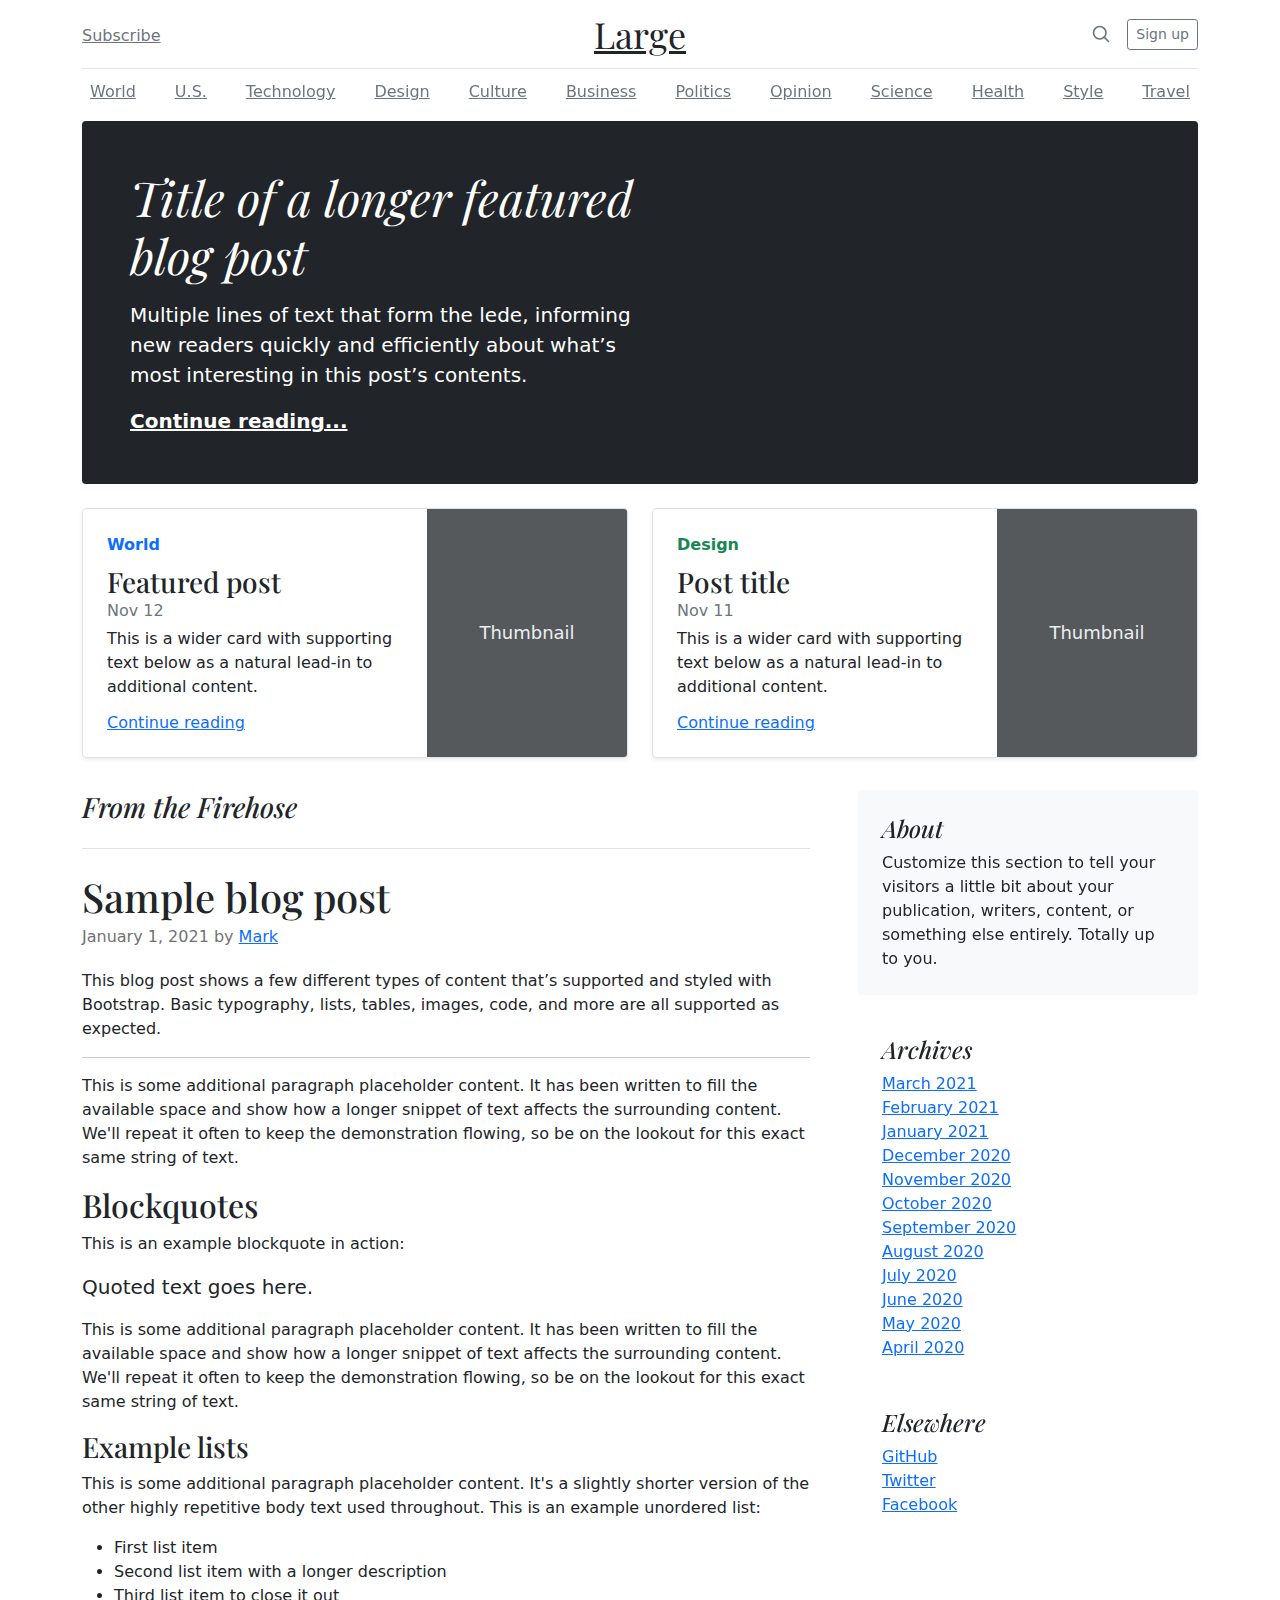
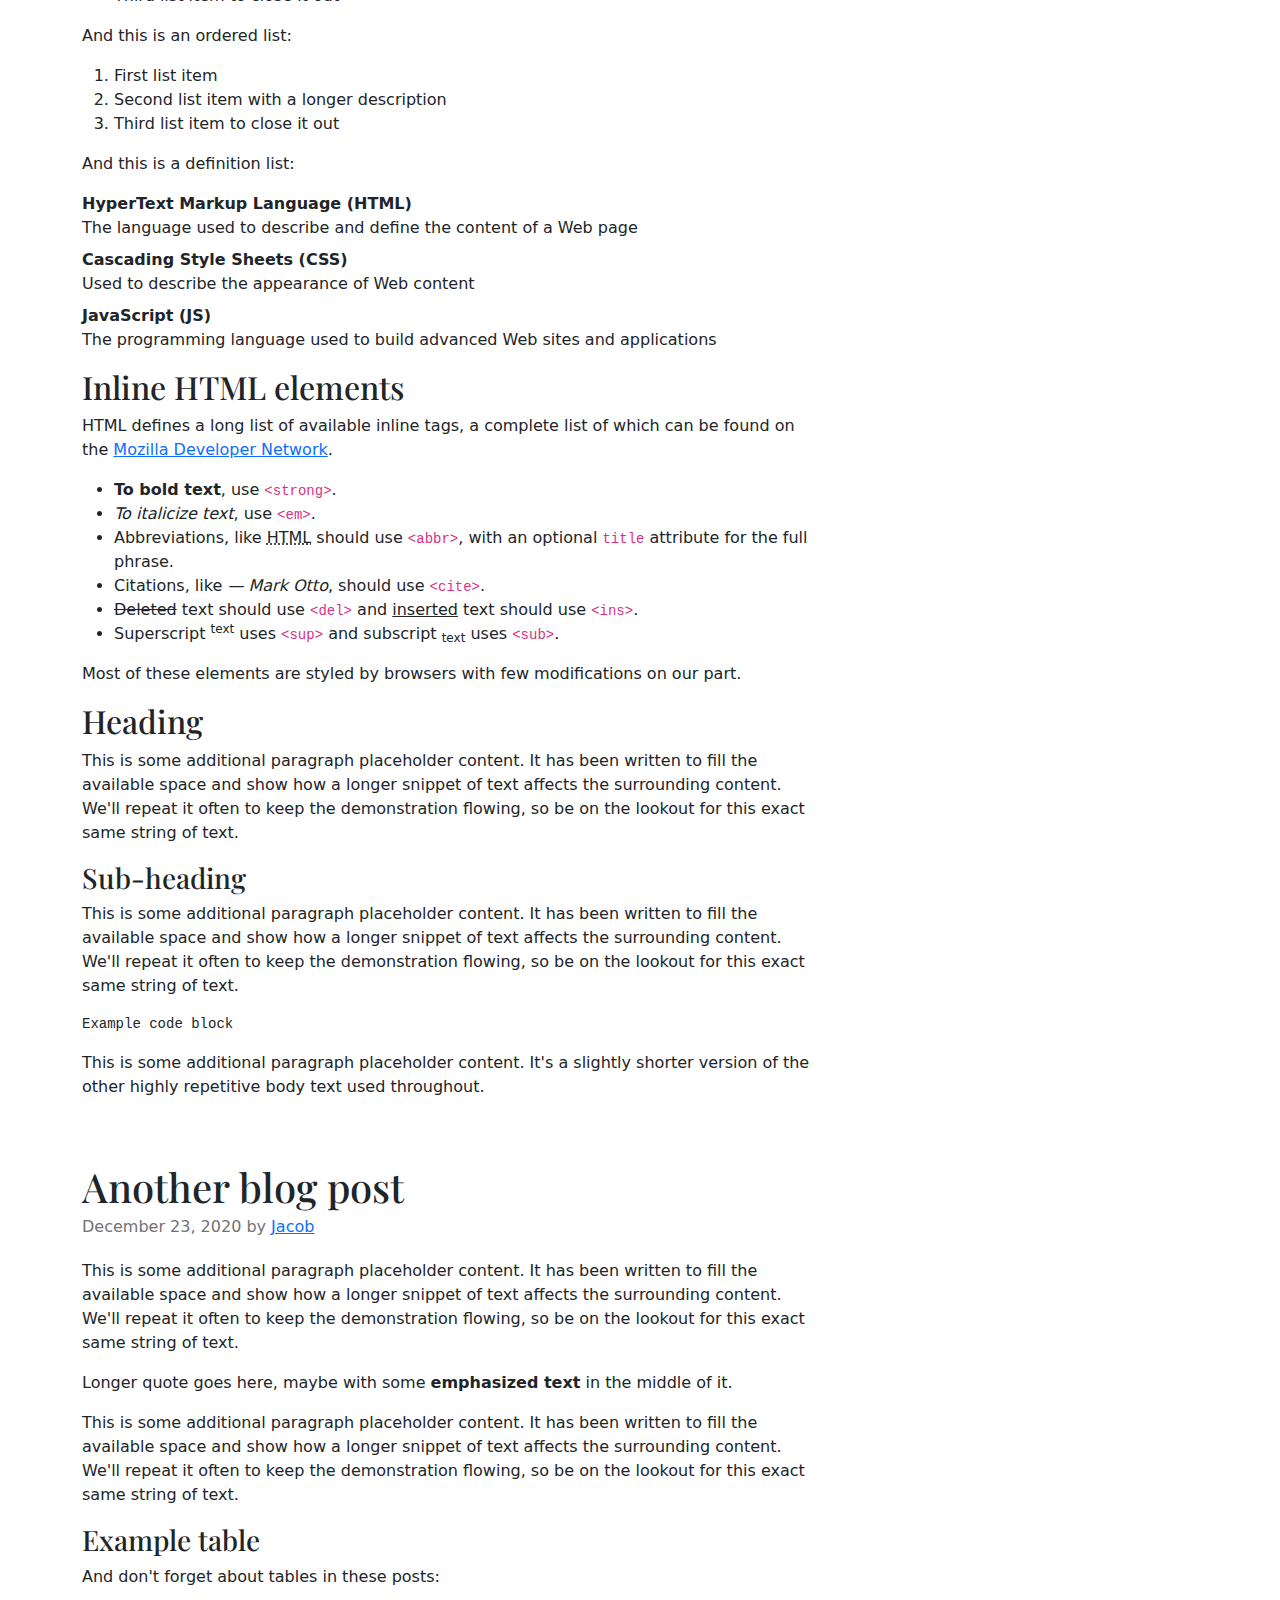
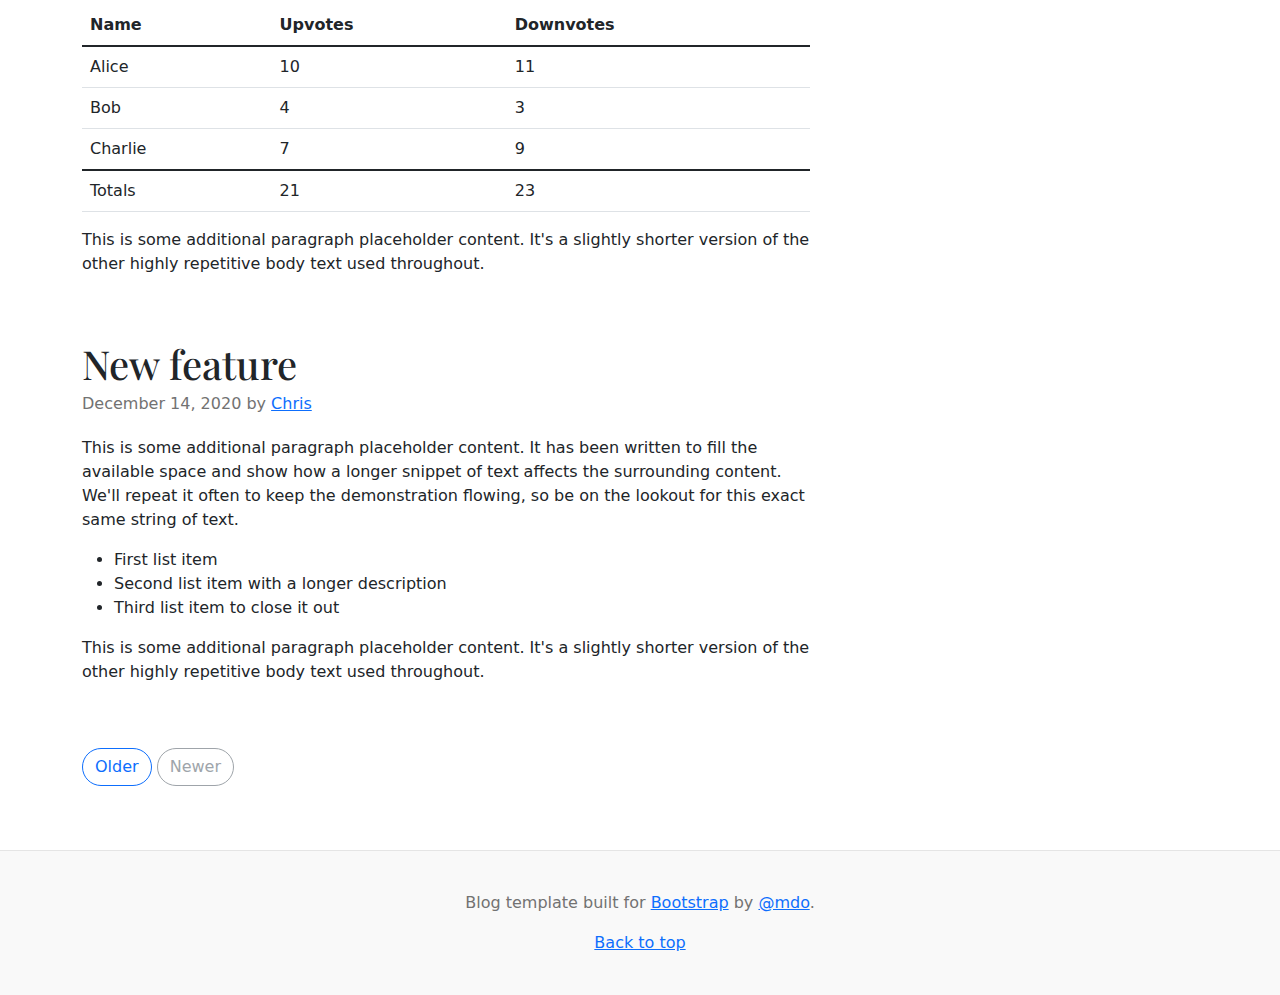
<file: bootstrap-5.1.3-examples/blog/index.html>
<!doctype html>
<html lang="en">
  <head>
    <meta charset="utf-8">
    <meta name="viewport" content="width=device-width, initial-scale=1">
    <meta name="description" content="">
    <meta name="author" content="Mark Otto, Jacob Thornton, and Bootstrap contributors">
    <meta name="generator" content="Hugo 0.88.1">
    <title>Blog Template · Bootstrap v5.1</title>

    <link rel="canonical" href="https://getbootstrap.com/docs/5.1/examples/blog/">

    

    <!-- Bootstrap core CSS -->
<link href="../assets/dist/css/bootstrap.min.css" rel="stylesheet">

    <style>
      .bd-placeholder-img {
        font-size: 1.125rem;
        text-anchor: middle;
        -webkit-user-select: none;
        -moz-user-select: none;
        user-select: none;
      }

      @media (min-width: 768px) {
        .bd-placeholder-img-lg {
          font-size: 3.5rem;
        }
      }
    </style>

    
    <!-- Custom styles for this template -->
    <link href="https://fonts.googleapis.com/css?family=Playfair&#43;Display:700,900&amp;display=swap" rel="stylesheet">
    <!-- Custom styles for this template -->
    <link href="blog.css" rel="stylesheet">
  </head>
  <body>
    
<div class="container">
  <header class="blog-header py-3">
    <div class="row flex-nowrap justify-content-between align-items-center">
      <div class="col-4 pt-1">
        <a class="link-secondary" href="#">Subscribe</a>
      </div>
      <div class="col-4 text-center">
        <a class="blog-header-logo text-dark" href="#">Large</a>
      </div>
      <div class="col-4 d-flex justify-content-end align-items-center">
        <a class="link-secondary" href="#" aria-label="Search">
          <svg xmlns="http://www.w3.org/2000/svg" width="20" height="20" fill="none" stroke="currentColor" stroke-linecap="round" stroke-linejoin="round" stroke-width="2" class="mx-3" role="img" viewBox="0 0 24 24"><title>Search</title><circle cx="10.5" cy="10.5" r="7.5"/><path d="M21 21l-5.2-5.2"/></svg>
        </a>
        <a class="btn btn-sm btn-outline-secondary" href="#">Sign up</a>
      </div>
    </div>
  </header>

  <div class="nav-scroller py-1 mb-2">
    <nav class="nav d-flex justify-content-between">
      <a class="p-2 link-secondary" href="#">World</a>
      <a class="p-2 link-secondary" href="#">U.S.</a>
      <a class="p-2 link-secondary" href="#">Technology</a>
      <a class="p-2 link-secondary" href="#">Design</a>
      <a class="p-2 link-secondary" href="#">Culture</a>
      <a class="p-2 link-secondary" href="#">Business</a>
      <a class="p-2 link-secondary" href="#">Politics</a>
      <a class="p-2 link-secondary" href="#">Opinion</a>
      <a class="p-2 link-secondary" href="#">Science</a>
      <a class="p-2 link-secondary" href="#">Health</a>
      <a class="p-2 link-secondary" href="#">Style</a>
      <a class="p-2 link-secondary" href="#">Travel</a>
    </nav>
  </div>
</div>

<main class="container">
  <div class="p-4 p-md-5 mb-4 text-white rounded bg-dark">
    <div class="col-md-6 px-0">
      <h1 class="display-4 fst-italic">Title of a longer featured blog post</h1>
      <p class="lead my-3">Multiple lines of text that form the lede, informing new readers quickly and efficiently about what’s most interesting in this post’s contents.</p>
      <p class="lead mb-0"><a href="#" class="text-white fw-bold">Continue reading...</a></p>
    </div>
  </div>

  <div class="row mb-2">
    <div class="col-md-6">
      <div class="row g-0 border rounded overflow-hidden flex-md-row mb-4 shadow-sm h-md-250 position-relative">
        <div class="col p-4 d-flex flex-column position-static">
          <strong class="d-inline-block mb-2 text-primary">World</strong>
          <h3 class="mb-0">Featured post</h3>
          <div class="mb-1 text-muted">Nov 12</div>
          <p class="card-text mb-auto">This is a wider card with supporting text below as a natural lead-in to additional content.</p>
          <a href="#" class="stretched-link">Continue reading</a>
        </div>
        <div class="col-auto d-none d-lg-block">
          <svg class="bd-placeholder-img" width="200" height="250" xmlns="http://www.w3.org/2000/svg" role="img" aria-label="Placeholder: Thumbnail" preserveAspectRatio="xMidYMid slice" focusable="false"><title>Placeholder</title><rect width="100%" height="100%" fill="#55595c"/><text x="50%" y="50%" fill="#eceeef" dy=".3em">Thumbnail</text></svg>

        </div>
      </div>
    </div>
    <div class="col-md-6">
      <div class="row g-0 border rounded overflow-hidden flex-md-row mb-4 shadow-sm h-md-250 position-relative">
        <div class="col p-4 d-flex flex-column position-static">
          <strong class="d-inline-block mb-2 text-success">Design</strong>
          <h3 class="mb-0">Post title</h3>
          <div class="mb-1 text-muted">Nov 11</div>
          <p class="mb-auto">This is a wider card with supporting text below as a natural lead-in to additional content.</p>
          <a href="#" class="stretched-link">Continue reading</a>
        </div>
        <div class="col-auto d-none d-lg-block">
          <svg class="bd-placeholder-img" width="200" height="250" xmlns="http://www.w3.org/2000/svg" role="img" aria-label="Placeholder: Thumbnail" preserveAspectRatio="xMidYMid slice" focusable="false"><title>Placeholder</title><rect width="100%" height="100%" fill="#55595c"/><text x="50%" y="50%" fill="#eceeef" dy=".3em">Thumbnail</text></svg>

        </div>
      </div>
    </div>
  </div>

  <div class="row g-5">
    <div class="col-md-8">
      <h3 class="pb-4 mb-4 fst-italic border-bottom">
        From the Firehose
      </h3>

      <article class="blog-post">
        <h2 class="blog-post-title">Sample blog post</h2>
        <p class="blog-post-meta">January 1, 2021 by <a href="#">Mark</a></p>

        <p>This blog post shows a few different types of content that’s supported and styled with Bootstrap. Basic typography, lists, tables, images, code, and more are all supported as expected.</p>
        <hr>
        <p>This is some additional paragraph placeholder content. It has been written to fill the available space and show how a longer snippet of text affects the surrounding content. We'll repeat it often to keep the demonstration flowing, so be on the lookout for this exact same string of text.</p>
        <h2>Blockquotes</h2>
        <p>This is an example blockquote in action:</p>
        <blockquote class="blockquote">
          <p>Quoted text goes here.</p>
        </blockquote>
        <p>This is some additional paragraph placeholder content. It has been written to fill the available space and show how a longer snippet of text affects the surrounding content. We'll repeat it often to keep the demonstration flowing, so be on the lookout for this exact same string of text.</p>
        <h3>Example lists</h3>
        <p>This is some additional paragraph placeholder content. It's a slightly shorter version of the other highly repetitive body text used throughout. This is an example unordered list:</p>
        <ul>
          <li>First list item</li>
          <li>Second list item with a longer description</li>
          <li>Third list item to close it out</li>
        </ul>
        <p>And this is an ordered list:</p>
        <ol>
          <li>First list item</li>
          <li>Second list item with a longer description</li>
          <li>Third list item to close it out</li>
        </ol>
        <p>And this is a definition list:</p>
        <dl>
          <dt>HyperText Markup Language (HTML)</dt>
          <dd>The language used to describe and define the content of a Web page</dd>
          <dt>Cascading Style Sheets (CSS)</dt>
          <dd>Used to describe the appearance of Web content</dd>
          <dt>JavaScript (JS)</dt>
          <dd>The programming language used to build advanced Web sites and applications</dd>
        </dl>
        <h2>Inline HTML elements</h2>
        <p>HTML defines a long list of available inline tags, a complete list of which can be found on the <a href="https://developer.mozilla.org/en-US/docs/Web/HTML/Element">Mozilla Developer Network</a>.</p>
        <ul>
          <li><strong>To bold text</strong>, use <code class="language-plaintext highlighter-rouge">&lt;strong&gt;</code>.</li>
          <li><em>To italicize text</em>, use <code class="language-plaintext highlighter-rouge">&lt;em&gt;</code>.</li>
          <li>Abbreviations, like <abbr title="HyperText Markup Langage">HTML</abbr> should use <code class="language-plaintext highlighter-rouge">&lt;abbr&gt;</code>, with an optional <code class="language-plaintext highlighter-rouge">title</code> attribute for the full phrase.</li>
          <li>Citations, like <cite>— Mark Otto</cite>, should use <code class="language-plaintext highlighter-rouge">&lt;cite&gt;</code>.</li>
          <li><del>Deleted</del> text should use <code class="language-plaintext highlighter-rouge">&lt;del&gt;</code> and <ins>inserted</ins> text should use <code class="language-plaintext highlighter-rouge">&lt;ins&gt;</code>.</li>
          <li>Superscript <sup>text</sup> uses <code class="language-plaintext highlighter-rouge">&lt;sup&gt;</code> and subscript <sub>text</sub> uses <code class="language-plaintext highlighter-rouge">&lt;sub&gt;</code>.</li>
        </ul>
        <p>Most of these elements are styled by browsers with few modifications on our part.</p>
        <h2>Heading</h2>
        <p>This is some additional paragraph placeholder content. It has been written to fill the available space and show how a longer snippet of text affects the surrounding content. We'll repeat it often to keep the demonstration flowing, so be on the lookout for this exact same string of text.</p>
        <h3>Sub-heading</h3>
        <p>This is some additional paragraph placeholder content. It has been written to fill the available space and show how a longer snippet of text affects the surrounding content. We'll repeat it often to keep the demonstration flowing, so be on the lookout for this exact same string of text.</p>
        <pre><code>Example code block</code></pre>
        <p>This is some additional paragraph placeholder content. It's a slightly shorter version of the other highly repetitive body text used throughout.</p>
      </article>

      <article class="blog-post">
        <h2 class="blog-post-title">Another blog post</h2>
        <p class="blog-post-meta">December 23, 2020 by <a href="#">Jacob</a></p>

        <p>This is some additional paragraph placeholder content. It has been written to fill the available space and show how a longer snippet of text affects the surrounding content. We'll repeat it often to keep the demonstration flowing, so be on the lookout for this exact same string of text.</p>
        <blockquote>
          <p>Longer quote goes here, maybe with some <strong>emphasized text</strong> in the middle of it.</p>
        </blockquote>
        <p>This is some additional paragraph placeholder content. It has been written to fill the available space and show how a longer snippet of text affects the surrounding content. We'll repeat it often to keep the demonstration flowing, so be on the lookout for this exact same string of text.</p>
        <h3>Example table</h3>
        <p>And don't forget about tables in these posts:</p>
        <table class="table">
          <thead>
            <tr>
              <th>Name</th>
              <th>Upvotes</th>
              <th>Downvotes</th>
            </tr>
          </thead>
          <tbody>
            <tr>
              <td>Alice</td>
              <td>10</td>
              <td>11</td>
            </tr>
            <tr>
              <td>Bob</td>
              <td>4</td>
              <td>3</td>
            </tr>
            <tr>
              <td>Charlie</td>
              <td>7</td>
              <td>9</td>
            </tr>
          </tbody>
          <tfoot>
            <tr>
              <td>Totals</td>
              <td>21</td>
              <td>23</td>
            </tr>
          </tfoot>
        </table>

        <p>This is some additional paragraph placeholder content. It's a slightly shorter version of the other highly repetitive body text used throughout.</p>
      </article>

      <article class="blog-post">
        <h2 class="blog-post-title">New feature</h2>
        <p class="blog-post-meta">December 14, 2020 by <a href="#">Chris</a></p>

        <p>This is some additional paragraph placeholder content. It has been written to fill the available space and show how a longer snippet of text affects the surrounding content. We'll repeat it often to keep the demonstration flowing, so be on the lookout for this exact same string of text.</p>
        <ul>
          <li>First list item</li>
          <li>Second list item with a longer description</li>
          <li>Third list item to close it out</li>
        </ul>
        <p>This is some additional paragraph placeholder content. It's a slightly shorter version of the other highly repetitive body text used throughout.</p>
      </article>

      <nav class="blog-pagination" aria-label="Pagination">
        <a class="btn btn-outline-primary" href="#">Older</a>
        <a class="btn btn-outline-secondary disabled">Newer</a>
      </nav>

    </div>

    <div class="col-md-4">
      <div class="position-sticky" style="top: 2rem;">
        <div class="p-4 mb-3 bg-light rounded">
          <h4 class="fst-italic">About</h4>
          <p class="mb-0">Customize this section to tell your visitors a little bit about your publication, writers, content, or something else entirely. Totally up to you.</p>
        </div>

        <div class="p-4">
          <h4 class="fst-italic">Archives</h4>
          <ol class="list-unstyled mb-0">
            <li><a href="#">March 2021</a></li>
            <li><a href="#">February 2021</a></li>
            <li><a href="#">January 2021</a></li>
            <li><a href="#">December 2020</a></li>
            <li><a href="#">November 2020</a></li>
            <li><a href="#">October 2020</a></li>
            <li><a href="#">September 2020</a></li>
            <li><a href="#">August 2020</a></li>
            <li><a href="#">July 2020</a></li>
            <li><a href="#">June 2020</a></li>
            <li><a href="#">May 2020</a></li>
            <li><a href="#">April 2020</a></li>
          </ol>
        </div>

        <div class="p-4">
          <h4 class="fst-italic">Elsewhere</h4>
          <ol class="list-unstyled">
            <li><a href="#">GitHub</a></li>
            <li><a href="#">Twitter</a></li>
            <li><a href="#">Facebook</a></li>
          </ol>
        </div>
      </div>
    </div>
  </div>

</main>

<footer class="blog-footer">
  <p>Blog template built for <a href="https://getbootstrap.com/">Bootstrap</a> by <a href="https://twitter.com/mdo">@mdo</a>.</p>
  <p>
    <a href="#">Back to top</a>
  </p>
</footer>


    
  </body>
</html>
</file>
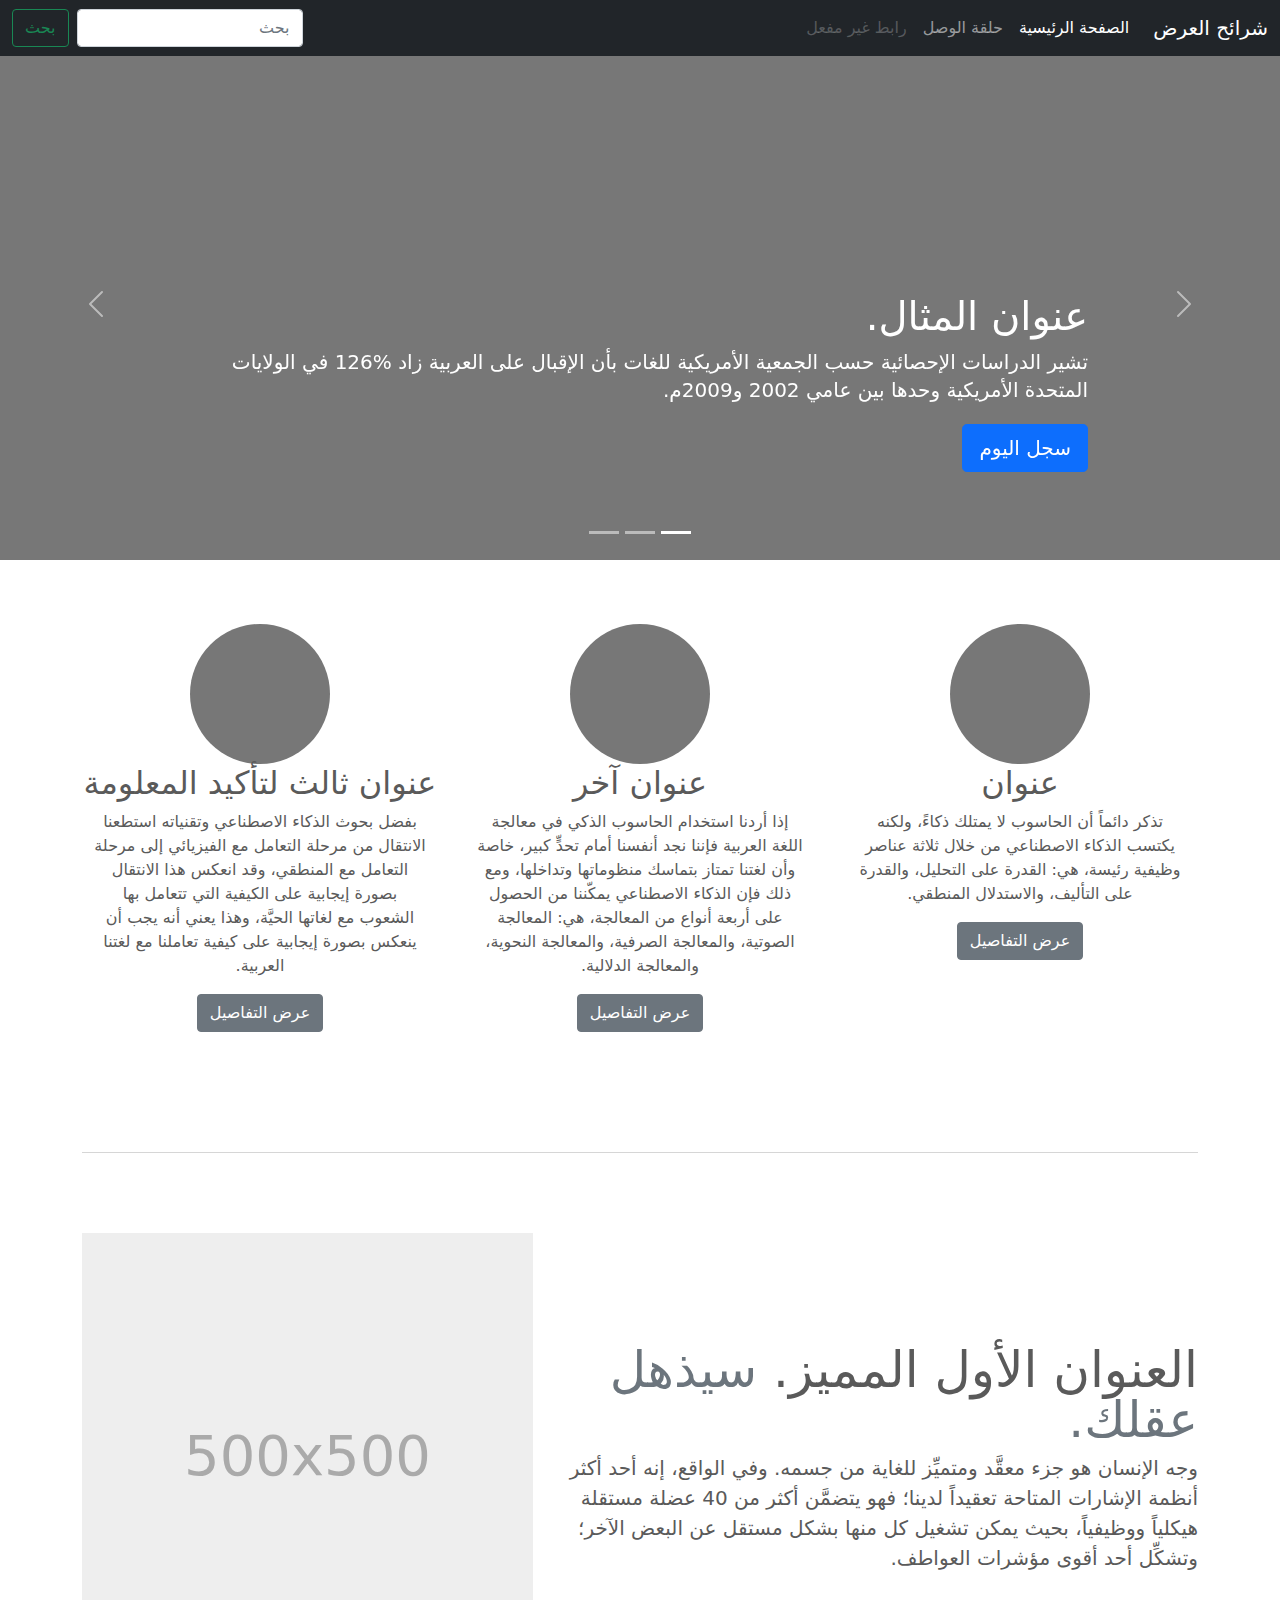
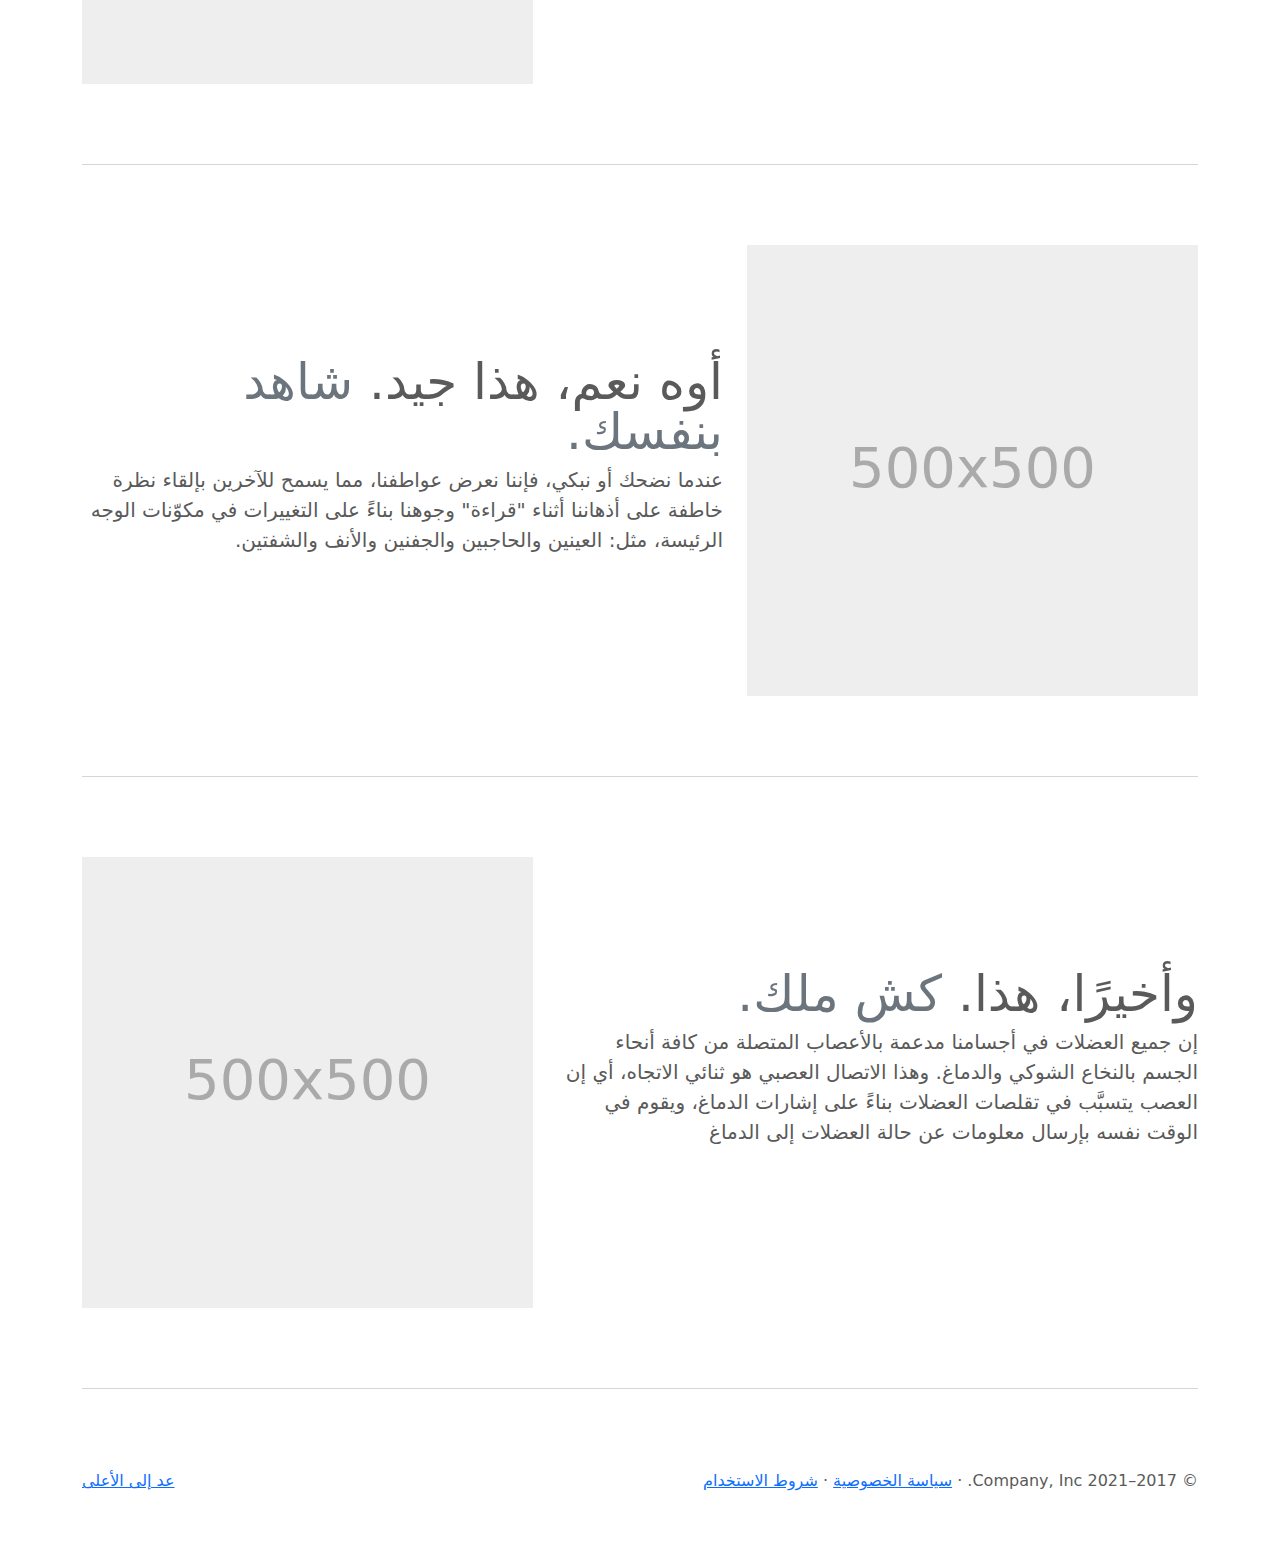
<file: bootstrap-5.1.3-examples/carousel-rtl/index.html>
<!doctype html>
<html lang="ar" dir="rtl">
  <head>
    <meta charset="utf-8">
    <meta name="viewport" content="width=device-width, initial-scale=1">
    <meta name="description" content="">
    <meta name="author" content="Mark Otto, Jacob Thornton, and Bootstrap contributors">
    <meta name="generator" content="Hugo 0.88.1">
    <title>قالب  شرائح العرض · Bootstrap v5.1</title>

    <link rel="canonical" href="https://getbootstrap.com/docs/5.1/examples/carousel-rtl/">

    

    <!-- Bootstrap core CSS -->
<link href="../assets/dist/css/bootstrap.rtl.min.css" rel="stylesheet">

    <style>
      .bd-placeholder-img {
        font-size: 1.125rem;
        text-anchor: middle;
        -webkit-user-select: none;
        -moz-user-select: none;
        user-select: none;
      }

      @media (min-width: 768px) {
        .bd-placeholder-img-lg {
          font-size: 3.5rem;
        }
      }
    </style>

    
    <!-- Custom styles for this template -->
    <link href="../carousel/carousel.rtl.css" rel="stylesheet">
  </head>
  <body>
    
<header>
  <nav class="navbar navbar-expand-md navbar-dark fixed-top bg-dark">
    <div class="container-fluid">
      <a class="navbar-brand" href="#">شرائح العرض</a>
      <button class="navbar-toggler" type="button" data-bs-toggle="collapse" data-bs-target="#navbarCollapse" aria-controls="navbarCollapse" aria-expanded="false" aria-label="تبديل التنقل">
        <span class="navbar-toggler-icon"></span>
      </button>
      <div class="collapse navbar-collapse" id="navbarCollapse">
        <ul class="navbar-nav me-auto mb-2 mb-md-0">
          <li class="nav-item">
            <a class="nav-link active" aria-current="page" href="#">الصفحة الرئيسية</a>
          </li>
          <li class="nav-item">
            <a class="nav-link" href="#">حلقة الوصل</a>
          </li>
          <li class="nav-item">
            <a class="nav-link disabled">رابط غير مفعل</a>
          </li>
        </ul>
        <form class="d-flex">
          <input class="form-control me-2" type="search" placeholder="بحث" aria-label="بحث">
          <button class="btn btn-outline-success" type="submit">بحث</button>
        </form>
      </div>
    </div>
  </nav>
</header>

<main>

  <div id="myCarousel" class="carousel slide" data-bs-ride="carousel">
    <div class="carousel-indicators">
      <button type="button" data-bs-target="#myCarousel" data-bs-slide-to="0" class="active" aria-current="true" aria-label="Slide 1"></button>
      <button type="button" data-bs-target="#myCarousel" data-bs-slide-to="1" aria-label="Slide 2"></button>
      <button type="button" data-bs-target="#myCarousel" data-bs-slide-to="2" aria-label="Slide 3"></button>
    </div>
    <div class="carousel-inner">
      <div class="carousel-item active">
        <svg class="bd-placeholder-img" width="100%" height="100%" xmlns="http://www.w3.org/2000/svg" aria-hidden="true" preserveAspectRatio="xMidYMid slice" focusable="false"><rect width="100%" height="100%" fill="#777"/></svg>

        <div class="container">
          <div class="carousel-caption text-start">
            <h1>عنوان المثال.</h1>
            <p>تشير الدراسات الإحصائية حسب الجمعية الأمريكية للغات بأن الإقبال على العربية زاد %126 في الولايات المتحدة الأمريكية وحدها بين عامي 2002 و2009م.</p>
            <p><a class="btn btn-lg btn-primary" href="#">سجل اليوم</a></p>
          </div>
        </div>
      </div>
      <div class="carousel-item">
        <svg class="bd-placeholder-img" width="100%" height="100%" xmlns="http://www.w3.org/2000/svg" aria-hidden="true" preserveAspectRatio="xMidYMid slice" focusable="false"><rect width="100%" height="100%" fill="#777"/></svg>

        <div class="container">
          <div class="carousel-caption">
            <h1>عنوان مثال آخر.</h1>
            <p>حسب المجلس الثقافي البريطاني فإن تعليم الإنجليزية داخل بريطانيا يسهم في تعزيز اقتصادها بما يتجاوز ملياري جنيه سنوياً، كما أنه وفر أكثر من 26 ألف وظيفة.</p>
            <p><a class="btn btn-lg btn-primary" href="#">أعرف أكثر</a></p>
          </div>
        </div>
      </div>
      <div class="carousel-item">
        <svg class="bd-placeholder-img" width="100%" height="100%" xmlns="http://www.w3.org/2000/svg" aria-hidden="true" preserveAspectRatio="xMidYMid slice" focusable="false"><rect width="100%" height="100%" fill="#777"/></svg>

        <div class="container">
          <div class="carousel-caption text-end">
            <h1>واحد أكثر لقياس جيد.</h1>
            <p>الإحصاءات لحجم الاستثمار اللغوي خارج بريطانيا تتفاوت من سنة لأخرى إلا أن المدير التنفيذي للمجلس الثقافي البريطاني إدي بايرز يرى أن استثمار تعليم الإنجليزية في الخارج لا يحسب على المستوى المالي فحسب بل على المستوى السياسي أيضاً.</p>
            <p><a class="btn btn-lg btn-primary" href="#">تصفح المعرض</a></p>
          </div>
        </div>
      </div>
    </div>
    <button class="carousel-control-prev" type="button" data-bs-target="#myCarousel" data-bs-slide="prev">
      <span class="carousel-control-prev-icon" aria-hidden="true"></span>
      <span class="visually-hidden">السابق</span>
    </button>
    <button class="carousel-control-next" type="button" data-bs-target="#myCarousel" data-bs-slide="next">
      <span class="carousel-control-next-icon" aria-hidden="true"></span>
      <span class="visually-hidden">التالي</span>
    </button>
  </div>


  <!-- Marketing messaging and featurettes
  ================================================== -->
  <!-- Wrap the rest of the page in another container to center all the content. -->

  <div class="container marketing">

    <!-- Three columns of text below the carousel -->
    <div class="row">
      <div class="col-lg-4">
        <svg class="bd-placeholder-img rounded-circle" width="140" height="140" xmlns="http://www.w3.org/2000/svg" role="img" aria-label="Placeholder: 140x140" preserveAspectRatio="xMidYMid slice" focusable="false"><title>Placeholder</title><rect width="100%" height="100%" fill="#777"/><text x="50%" y="50%" fill="#777" dy=".3em">140x140</text></svg>

        <h2>عنوان</h2>
        <p>تذكر دائماً أن الحاسوب لا يمتلك ذكاءً، ولكنه يكتسب الذكاء الاصطناعي من خلال ثلاثة عناصر وظيفية رئيسة، هي: القدرة على التحليل، والقدرة على التأليف، والاستدلال المنطقي.</p>
        <p><a class="btn btn-secondary" href="#">عرض التفاصيل</a></p>
      </div><!-- /.col-lg-4 -->
      <div class="col-lg-4">
        <svg class="bd-placeholder-img rounded-circle" width="140" height="140" xmlns="http://www.w3.org/2000/svg" role="img" aria-label="Placeholder: 140x140" preserveAspectRatio="xMidYMid slice" focusable="false"><title>Placeholder</title><rect width="100%" height="100%" fill="#777"/><text x="50%" y="50%" fill="#777" dy=".3em">140x140</text></svg>

        <h2>عنوان آخر</h2>
        <p>إذا أردنا استخدام الحاسوب الذكي في معالجة اللغة العربية فإننا نجد أنفسنا أمام تحدٍّ كبير، خاصة وأن لغتنا تمتاز بتماسك منظوماتها وتداخلها، ومع ذلك فإن الذكاء الاصطناعي يمكّننا من الحصول على أربعة أنواع من المعالجة، هي: المعالجة الصوتية، والمعالجة الصرفية، والمعالجة النحوية، والمعالجة الدلالية.</p>
        <p><a class="btn btn-secondary" href="#">عرض التفاصيل</a></p>
      </div><!-- /.col-lg-4 -->
      <div class="col-lg-4">
        <svg class="bd-placeholder-img rounded-circle" width="140" height="140" xmlns="http://www.w3.org/2000/svg" role="img" aria-label="Placeholder: 140x140" preserveAspectRatio="xMidYMid slice" focusable="false"><title>Placeholder</title><rect width="100%" height="100%" fill="#777"/><text x="50%" y="50%" fill="#777" dy=".3em">140x140</text></svg>

        <h2>عنوان ثالث لتأكيد المعلومة</h2>
        <p>بفضل بحوث الذكاء الاصطناعي وتقنياته استطعنا الانتقال من مرحلة التعامل مع الفيزيائي إلى مرحلة التعامل مع المنطقي، وقد انعكس هذا الانتقال بصورة إيجابية على الكيفية التي تتعامل بها الشعوب مع لغاتها الحيَّة، وهذا يعني أنه يجب أن ينعكس بصورة إيجابية على كيفية تعاملنا مع لغتنا العربية.</p>
        <p><a class="btn btn-secondary" href="#">عرض التفاصيل</a></p>
      </div><!-- /.col-lg-4 -->
    </div><!-- /.row -->


    <!-- START THE FEATURETTES -->

    <hr class="featurette-divider">

    <div class="row featurette">
      <div class="col-md-7">
        <h2 class="featurette-heading">العنوان الأول المميز. <span class="text-muted"> سيذهل عقلك. </span></h2>
        <p class="lead">وجه الإنسان هو جزء معقَّد ومتميِّز للغاية من جسمه. وفي الواقع، إنه أحد أكثر أنظمة الإشارات المتاحة تعقيداً لدينا؛ فهو يتضمَّن أكثر من 40 عضلة مستقلة هيكلياً ووظيفياً، بحيث يمكن تشغيل كل منها بشكل مستقل عن البعض الآخر؛ وتشكِّل أحد أقوى مؤشرات العواطف.</p>
      </div>
      <div class="col-md-5">
        <svg class="bd-placeholder-img bd-placeholder-img-lg featurette-image img-fluid mx-auto" width="500" height="500" xmlns="http://www.w3.org/2000/svg" role="img" aria-label="Placeholder: 500x500" preserveAspectRatio="xMidYMid slice" focusable="false"><title>Placeholder</title><rect width="100%" height="100%" fill="#eee"/><text x="50%" y="50%" fill="#aaa" dy=".3em">500x500</text></svg>

      </div>
    </div>

    <hr class="featurette-divider">

    <div class="row featurette">
      <div class="col-md-7 order-md-2">
        <h2 class="featurette-heading">أوه نعم، هذا جيد. <span class="text-muted"> شاهد بنفسك. </span></h2>
        <p class="lead">عندما نضحك أو نبكي، فإننا نعرض عواطفنا، مما يسمح للآخرين بإلقاء نظرة خاطفة على أذهاننا أثناء "قراءة" وجوهنا بناءً على التغييرات في مكوّنات الوجه الرئيسة، مثل: العينين والحاجبين والجفنين والأنف والشفتين.</p>
      </div>
      <div class="col-md-5 order-md-1">
        <svg class="bd-placeholder-img bd-placeholder-img-lg featurette-image img-fluid mx-auto" width="500" height="500" xmlns="http://www.w3.org/2000/svg" role="img" aria-label="Placeholder: 500x500" preserveAspectRatio="xMidYMid slice" focusable="false"><title>Placeholder</title><rect width="100%" height="100%" fill="#eee"/><text x="50%" y="50%" fill="#aaa" dy=".3em">500x500</text></svg>

      </div>
    </div>

    <hr class="featurette-divider">

    <div class="row featurette">
      <div class="col-md-7">
        <h2 class="featurette-heading">وأخيرًا، هذا. <span class="text-muted"> كش ملك. </span></h2>
        <p class="lead">إن جميع العضلات في أجسامنا مدعمة بالأعصاب المتصلة من كافة أنحاء الجسم بالنخاع الشوكي والدماغ. وهذا الاتصال العصبي هو ثنائي الاتجاه، أي إن العصب يتسبَّب في تقلصات العضلات بناءً على إشارات الدماغ، ويقوم في الوقت نفسه بإرسال معلومات عن حالة العضلات إلى الدماغ</p>
      </div>
      <div class="col-md-5">
        <svg class="bd-placeholder-img bd-placeholder-img-lg featurette-image img-fluid mx-auto" width="500" height="500" xmlns="http://www.w3.org/2000/svg" role="img" aria-label="Placeholder: 500x500" preserveAspectRatio="xMidYMid slice" focusable="false"><title>Placeholder</title><rect width="100%" height="100%" fill="#eee"/><text x="50%" y="50%" fill="#aaa" dy=".3em">500x500</text></svg>

      </div>
    </div>

    <hr class="featurette-divider">

    <!-- /END THE FEATURETTES -->

  </div><!-- /.container -->


  <!-- FOOTER -->
  <footer class="container">
    <p class="float-end"><a href="#">عد إلى الأعلى</a></p>
    <p>&copy; 2017–2021 Company, Inc. &middot; <a href="#">سياسة الخصوصية</a> &middot; <a href="#">شروط الاستخدام</a></p>
  </footer>
</main>


    <script src="../assets/dist/js/bootstrap.bundle.min.js"></script>

      
  </body>
</html>
</file>
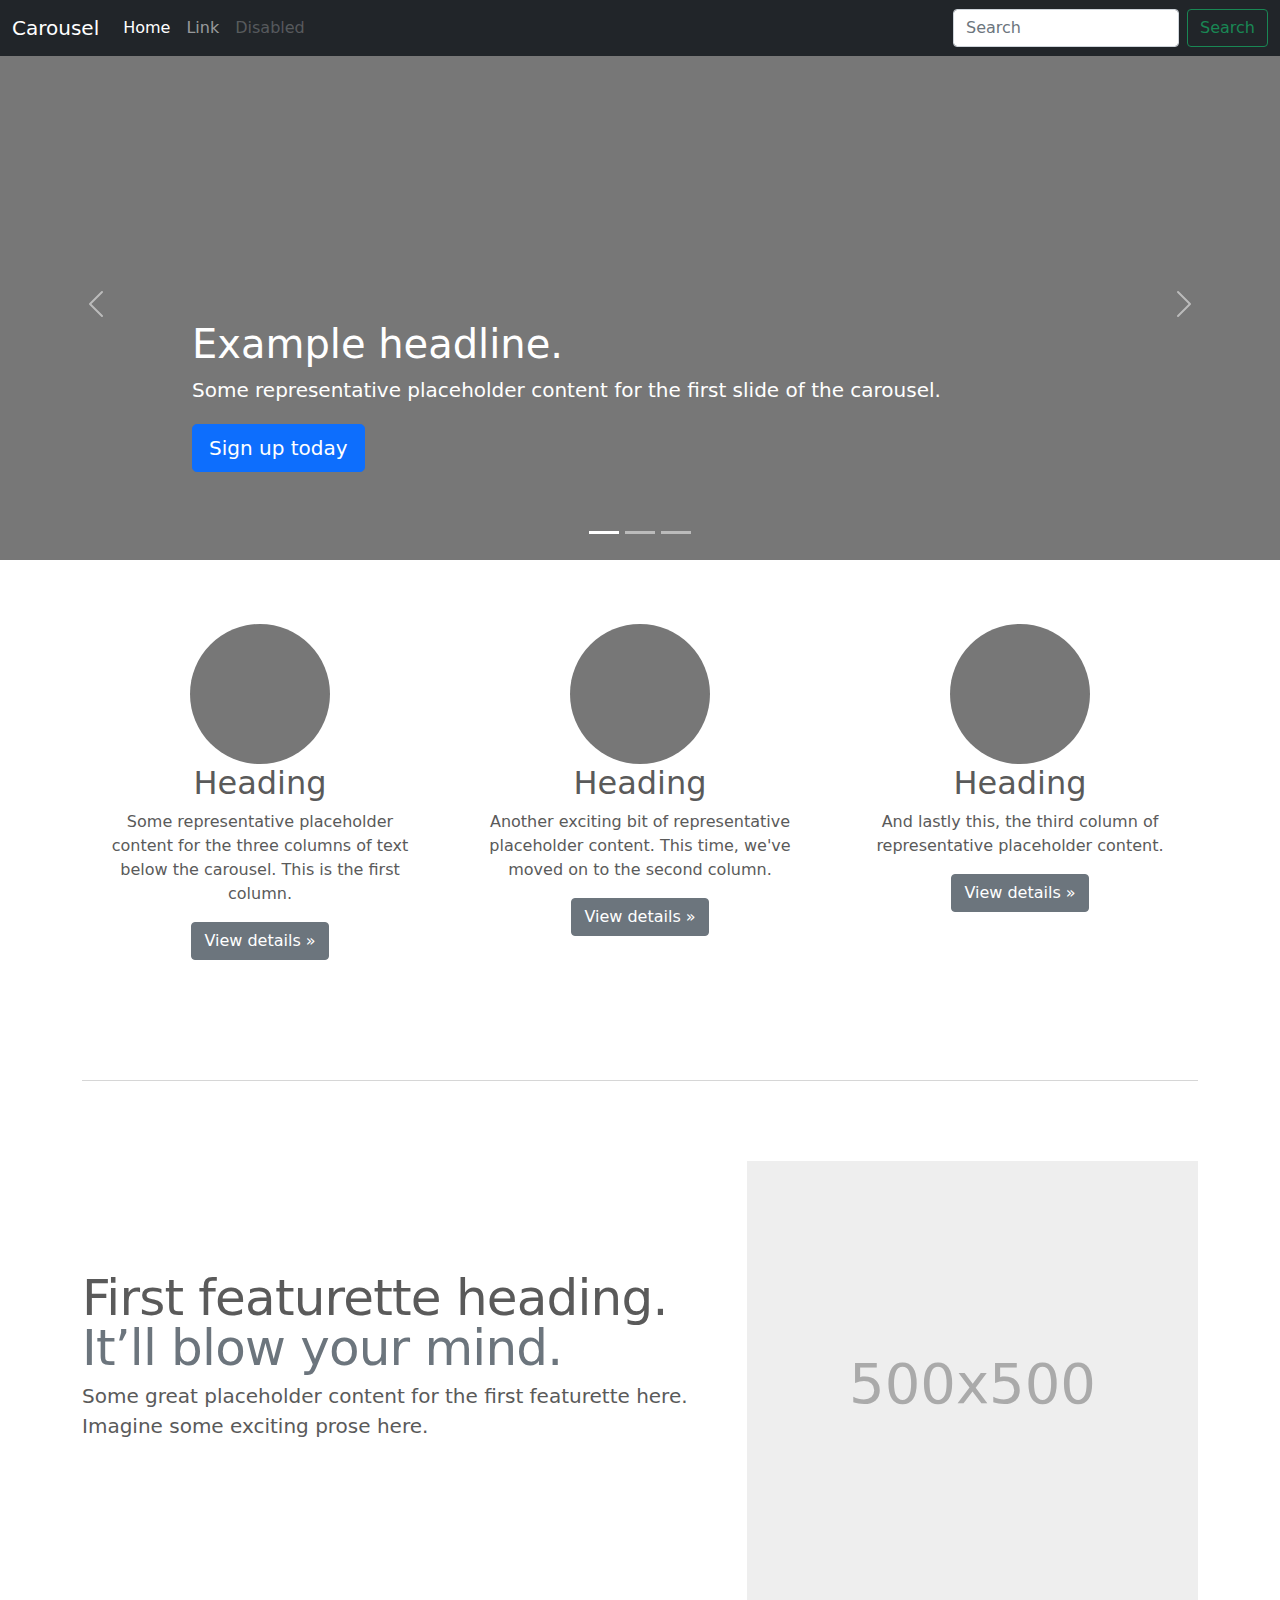
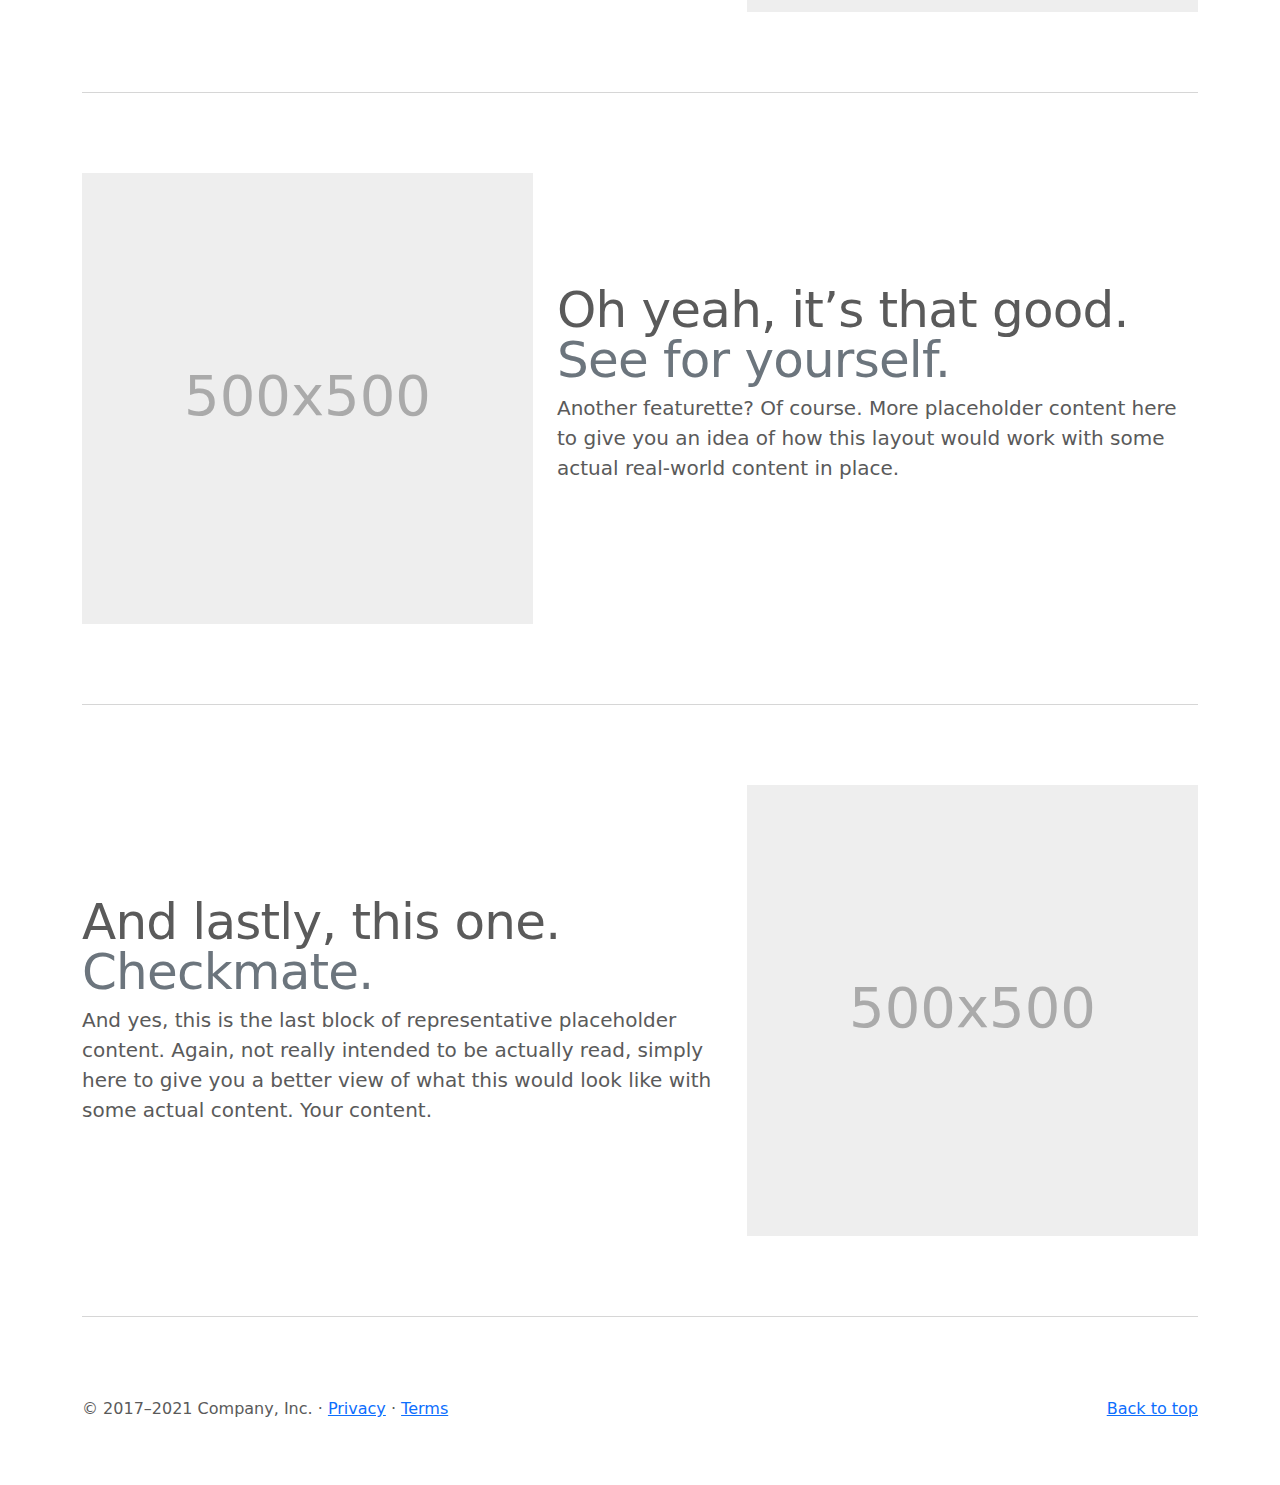
<file: bootstrap-5.1.3-examples/carousel/index.html>
<!doctype html>
<html lang="en">
  <head>
    <meta charset="utf-8">
    <meta name="viewport" content="width=device-width, initial-scale=1">
    <meta name="description" content="">
    <meta name="author" content="Mark Otto, Jacob Thornton, and Bootstrap contributors">
    <meta name="generator" content="Hugo 0.88.1">
    <title>Carousel Template · Bootstrap v5.1</title>

    <link rel="canonical" href="https://getbootstrap.com/docs/5.1/examples/carousel/">

    

    <!-- Bootstrap core CSS -->
<link href="../assets/dist/css/bootstrap.min.css" rel="stylesheet">

    <style>
      .bd-placeholder-img {
        font-size: 1.125rem;
        text-anchor: middle;
        -webkit-user-select: none;
        -moz-user-select: none;
        user-select: none;
      }

      @media (min-width: 768px) {
        .bd-placeholder-img-lg {
          font-size: 3.5rem;
        }
      }
    </style>

    
    <!-- Custom styles for this template -->
    <link href="carousel.css" rel="stylesheet">
  </head>
  <body>
    
<header>
  <nav class="navbar navbar-expand-md navbar-dark fixed-top bg-dark">
    <div class="container-fluid">
      <a class="navbar-brand" href="#">Carousel</a>
      <button class="navbar-toggler" type="button" data-bs-toggle="collapse" data-bs-target="#navbarCollapse" aria-controls="navbarCollapse" aria-expanded="false" aria-label="Toggle navigation">
        <span class="navbar-toggler-icon"></span>
      </button>
      <div class="collapse navbar-collapse" id="navbarCollapse">
        <ul class="navbar-nav me-auto mb-2 mb-md-0">
          <li class="nav-item">
            <a class="nav-link active" aria-current="page" href="#">Home</a>
          </li>
          <li class="nav-item">
            <a class="nav-link" href="#">Link</a>
          </li>
          <li class="nav-item">
            <a class="nav-link disabled">Disabled</a>
          </li>
        </ul>
        <form class="d-flex">
          <input class="form-control me-2" type="search" placeholder="Search" aria-label="Search">
          <button class="btn btn-outline-success" type="submit">Search</button>
        </form>
      </div>
    </div>
  </nav>
</header>

<main>

  <div id="myCarousel" class="carousel slide" data-bs-ride="carousel">
    <div class="carousel-indicators">
      <button type="button" data-bs-target="#myCarousel" data-bs-slide-to="0" class="active" aria-current="true" aria-label="Slide 1"></button>
      <button type="button" data-bs-target="#myCarousel" data-bs-slide-to="1" aria-label="Slide 2"></button>
      <button type="button" data-bs-target="#myCarousel" data-bs-slide-to="2" aria-label="Slide 3"></button>
    </div>
    <div class="carousel-inner">
      <div class="carousel-item active">
        <svg class="bd-placeholder-img" width="100%" height="100%" xmlns="http://www.w3.org/2000/svg" aria-hidden="true" preserveAspectRatio="xMidYMid slice" focusable="false"><rect width="100%" height="100%" fill="#777"/></svg>

        <div class="container">
          <div class="carousel-caption text-start">
            <h1>Example headline.</h1>
            <p>Some representative placeholder content for the first slide of the carousel.</p>
            <p><a class="btn btn-lg btn-primary" href="#">Sign up today</a></p>
          </div>
        </div>
      </div>
      <div class="carousel-item">
        <svg class="bd-placeholder-img" width="100%" height="100%" xmlns="http://www.w3.org/2000/svg" aria-hidden="true" preserveAspectRatio="xMidYMid slice" focusable="false"><rect width="100%" height="100%" fill="#777"/></svg>

        <div class="container">
          <div class="carousel-caption">
            <h1>Another example headline.</h1>
            <p>Some representative placeholder content for the second slide of the carousel.</p>
            <p><a class="btn btn-lg btn-primary" href="#">Learn more</a></p>
          </div>
        </div>
      </div>
      <div class="carousel-item">
        <svg class="bd-placeholder-img" width="100%" height="100%" xmlns="http://www.w3.org/2000/svg" aria-hidden="true" preserveAspectRatio="xMidYMid slice" focusable="false"><rect width="100%" height="100%" fill="#777"/></svg>

        <div class="container">
          <div class="carousel-caption text-end">
            <h1>One more for good measure.</h1>
            <p>Some representative placeholder content for the third slide of this carousel.</p>
            <p><a class="btn btn-lg btn-primary" href="#">Browse gallery</a></p>
          </div>
        </div>
      </div>
    </div>
    <button class="carousel-control-prev" type="button" data-bs-target="#myCarousel" data-bs-slide="prev">
      <span class="carousel-control-prev-icon" aria-hidden="true"></span>
      <span class="visually-hidden">Previous</span>
    </button>
    <button class="carousel-control-next" type="button" data-bs-target="#myCarousel" data-bs-slide="next">
      <span class="carousel-control-next-icon" aria-hidden="true"></span>
      <span class="visually-hidden">Next</span>
    </button>
  </div>


  <!-- Marketing messaging and featurettes
  ================================================== -->
  <!-- Wrap the rest of the page in another container to center all the content. -->

  <div class="container marketing">

    <!-- Three columns of text below the carousel -->
    <div class="row">
      <div class="col-lg-4">
        <svg class="bd-placeholder-img rounded-circle" width="140" height="140" xmlns="http://www.w3.org/2000/svg" role="img" aria-label="Placeholder: 140x140" preserveAspectRatio="xMidYMid slice" focusable="false"><title>Placeholder</title><rect width="100%" height="100%" fill="#777"/><text x="50%" y="50%" fill="#777" dy=".3em">140x140</text></svg>

        <h2>Heading</h2>
        <p>Some representative placeholder content for the three columns of text below the carousel. This is the first column.</p>
        <p><a class="btn btn-secondary" href="#">View details &raquo;</a></p>
      </div><!-- /.col-lg-4 -->
      <div class="col-lg-4">
        <svg class="bd-placeholder-img rounded-circle" width="140" height="140" xmlns="http://www.w3.org/2000/svg" role="img" aria-label="Placeholder: 140x140" preserveAspectRatio="xMidYMid slice" focusable="false"><title>Placeholder</title><rect width="100%" height="100%" fill="#777"/><text x="50%" y="50%" fill="#777" dy=".3em">140x140</text></svg>

        <h2>Heading</h2>
        <p>Another exciting bit of representative placeholder content. This time, we've moved on to the second column.</p>
        <p><a class="btn btn-secondary" href="#">View details &raquo;</a></p>
      </div><!-- /.col-lg-4 -->
      <div class="col-lg-4">
        <svg class="bd-placeholder-img rounded-circle" width="140" height="140" xmlns="http://www.w3.org/2000/svg" role="img" aria-label="Placeholder: 140x140" preserveAspectRatio="xMidYMid slice" focusable="false"><title>Placeholder</title><rect width="100%" height="100%" fill="#777"/><text x="50%" y="50%" fill="#777" dy=".3em">140x140</text></svg>

        <h2>Heading</h2>
        <p>And lastly this, the third column of representative placeholder content.</p>
        <p><a class="btn btn-secondary" href="#">View details &raquo;</a></p>
      </div><!-- /.col-lg-4 -->
    </div><!-- /.row -->


    <!-- START THE FEATURETTES -->

    <hr class="featurette-divider">

    <div class="row featurette">
      <div class="col-md-7">
        <h2 class="featurette-heading">First featurette heading. <span class="text-muted">It’ll blow your mind.</span></h2>
        <p class="lead">Some great placeholder content for the first featurette here. Imagine some exciting prose here.</p>
      </div>
      <div class="col-md-5">
        <svg class="bd-placeholder-img bd-placeholder-img-lg featurette-image img-fluid mx-auto" width="500" height="500" xmlns="http://www.w3.org/2000/svg" role="img" aria-label="Placeholder: 500x500" preserveAspectRatio="xMidYMid slice" focusable="false"><title>Placeholder</title><rect width="100%" height="100%" fill="#eee"/><text x="50%" y="50%" fill="#aaa" dy=".3em">500x500</text></svg>

      </div>
    </div>

    <hr class="featurette-divider">

    <div class="row featurette">
      <div class="col-md-7 order-md-2">
        <h2 class="featurette-heading">Oh yeah, it’s that good. <span class="text-muted">See for yourself.</span></h2>
        <p class="lead">Another featurette? Of course. More placeholder content here to give you an idea of how this layout would work with some actual real-world content in place.</p>
      </div>
      <div class="col-md-5 order-md-1">
        <svg class="bd-placeholder-img bd-placeholder-img-lg featurette-image img-fluid mx-auto" width="500" height="500" xmlns="http://www.w3.org/2000/svg" role="img" aria-label="Placeholder: 500x500" preserveAspectRatio="xMidYMid slice" focusable="false"><title>Placeholder</title><rect width="100%" height="100%" fill="#eee"/><text x="50%" y="50%" fill="#aaa" dy=".3em">500x500</text></svg>

      </div>
    </div>

    <hr class="featurette-divider">

    <div class="row featurette">
      <div class="col-md-7">
        <h2 class="featurette-heading">And lastly, this one. <span class="text-muted">Checkmate.</span></h2>
        <p class="lead">And yes, this is the last block of representative placeholder content. Again, not really intended to be actually read, simply here to give you a better view of what this would look like with some actual content. Your content.</p>
      </div>
      <div class="col-md-5">
        <svg class="bd-placeholder-img bd-placeholder-img-lg featurette-image img-fluid mx-auto" width="500" height="500" xmlns="http://www.w3.org/2000/svg" role="img" aria-label="Placeholder: 500x500" preserveAspectRatio="xMidYMid slice" focusable="false"><title>Placeholder</title><rect width="100%" height="100%" fill="#eee"/><text x="50%" y="50%" fill="#aaa" dy=".3em">500x500</text></svg>

      </div>
    </div>

    <hr class="featurette-divider">

    <!-- /END THE FEATURETTES -->

  </div><!-- /.container -->


  <!-- FOOTER -->
  <footer class="container">
    <p class="float-end"><a href="#">Back to top</a></p>
    <p>&copy; 2017–2021 Company, Inc. &middot; <a href="#">Privacy</a> &middot; <a href="#">Terms</a></p>
  </footer>
</main>


    <script src="../assets/dist/js/bootstrap.bundle.min.js"></script>

      
  </body>
</html>
</file>
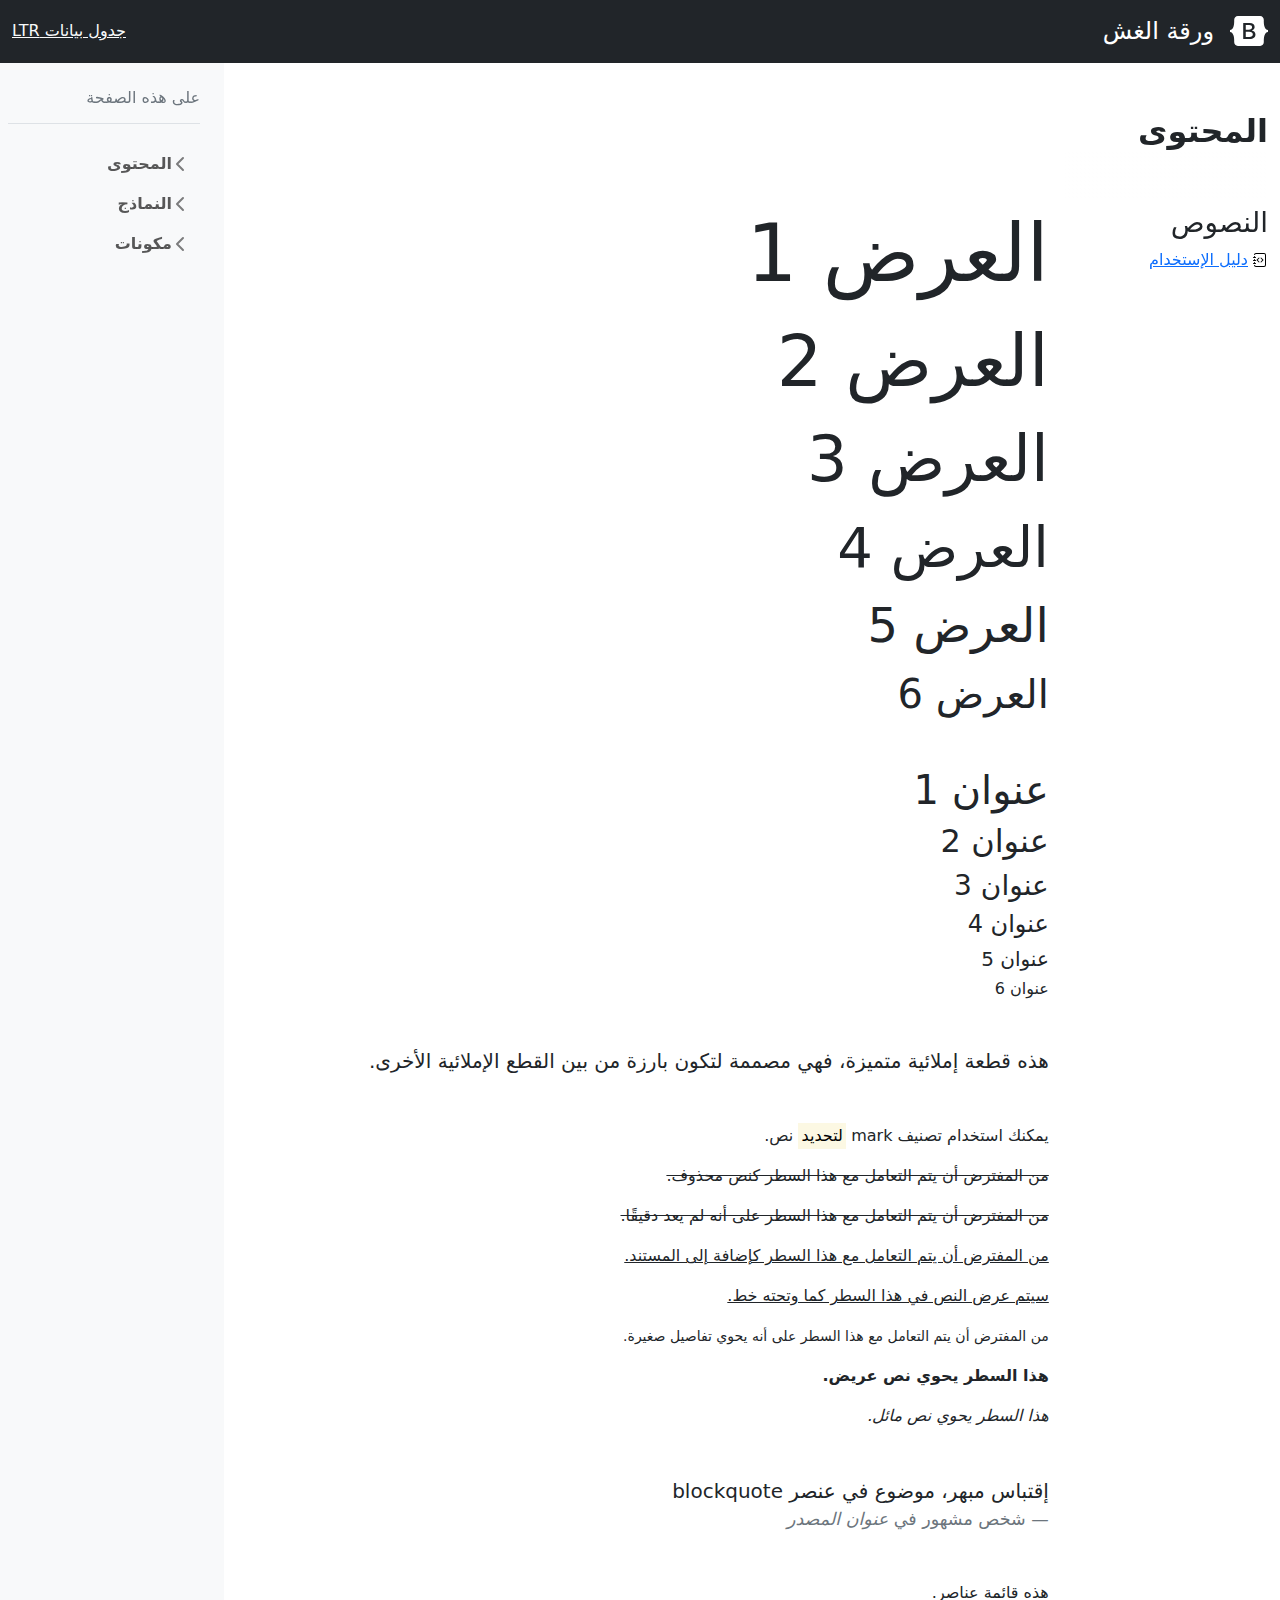
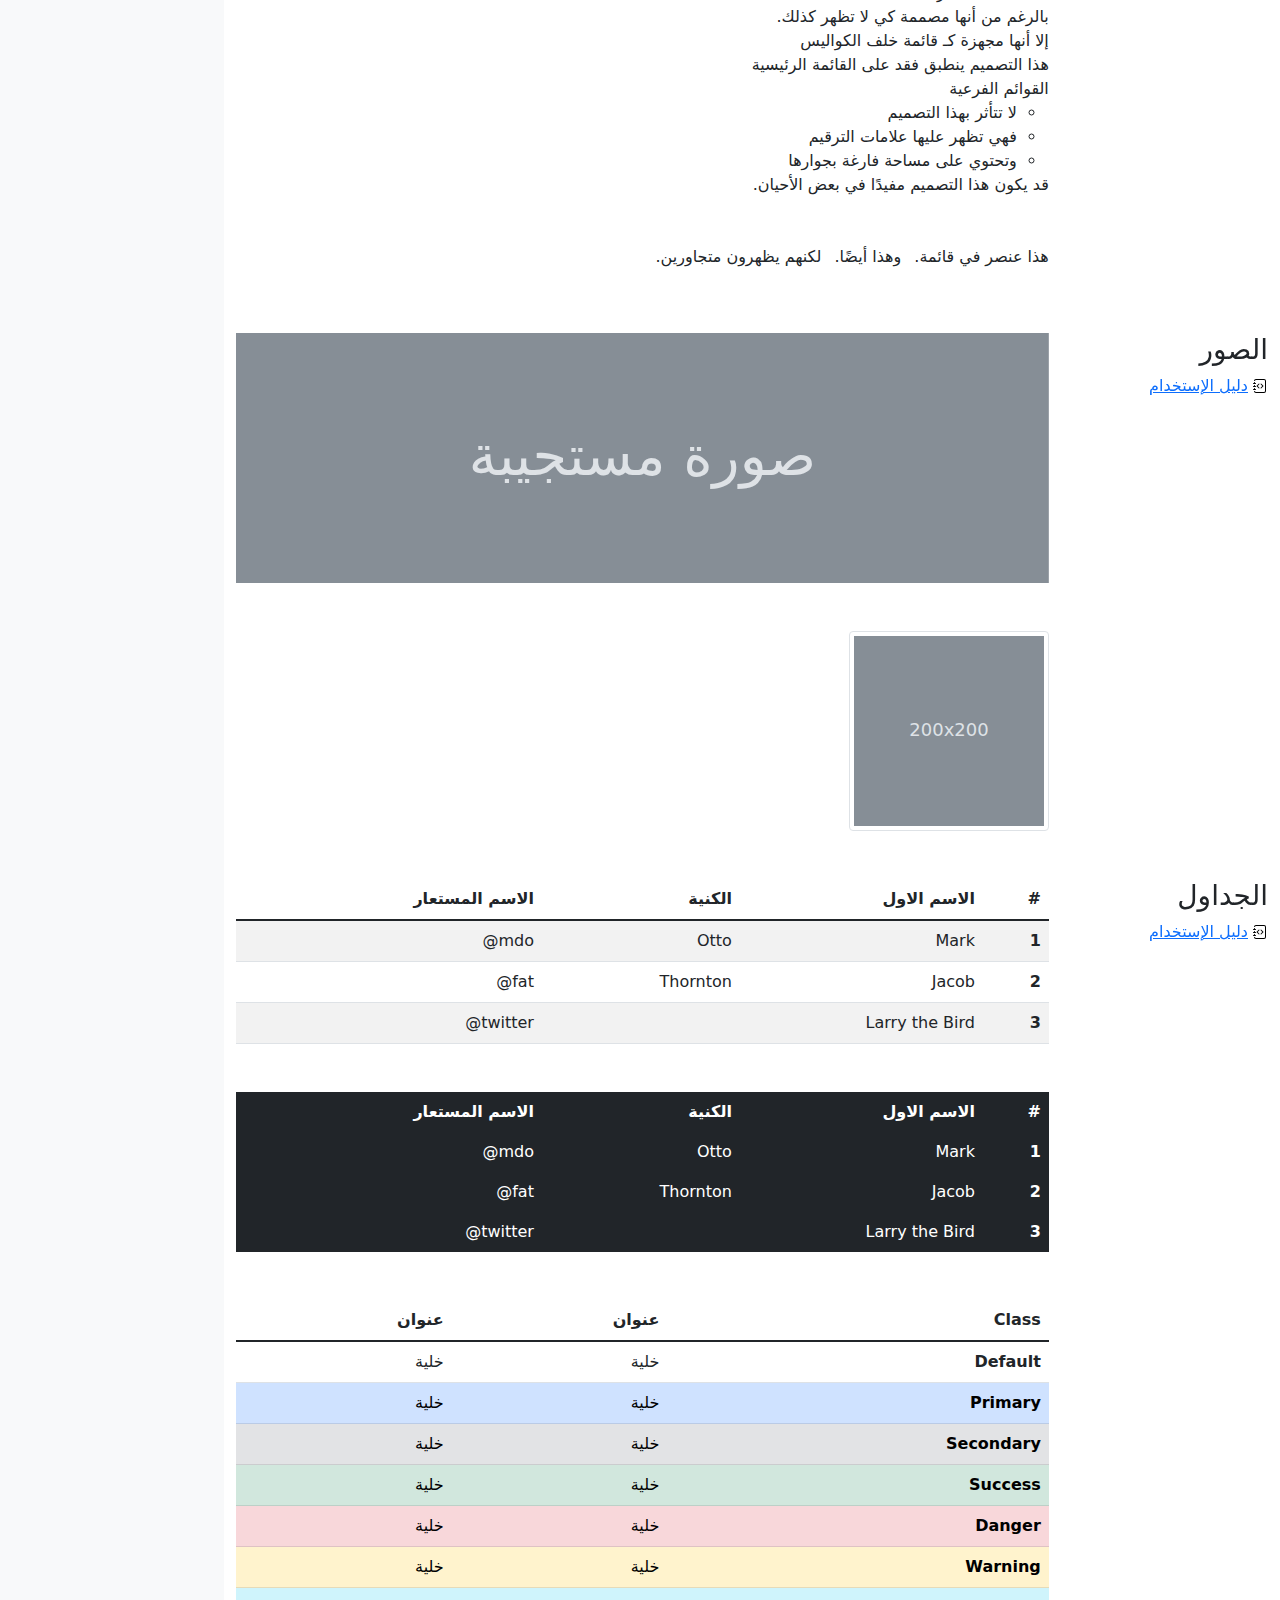
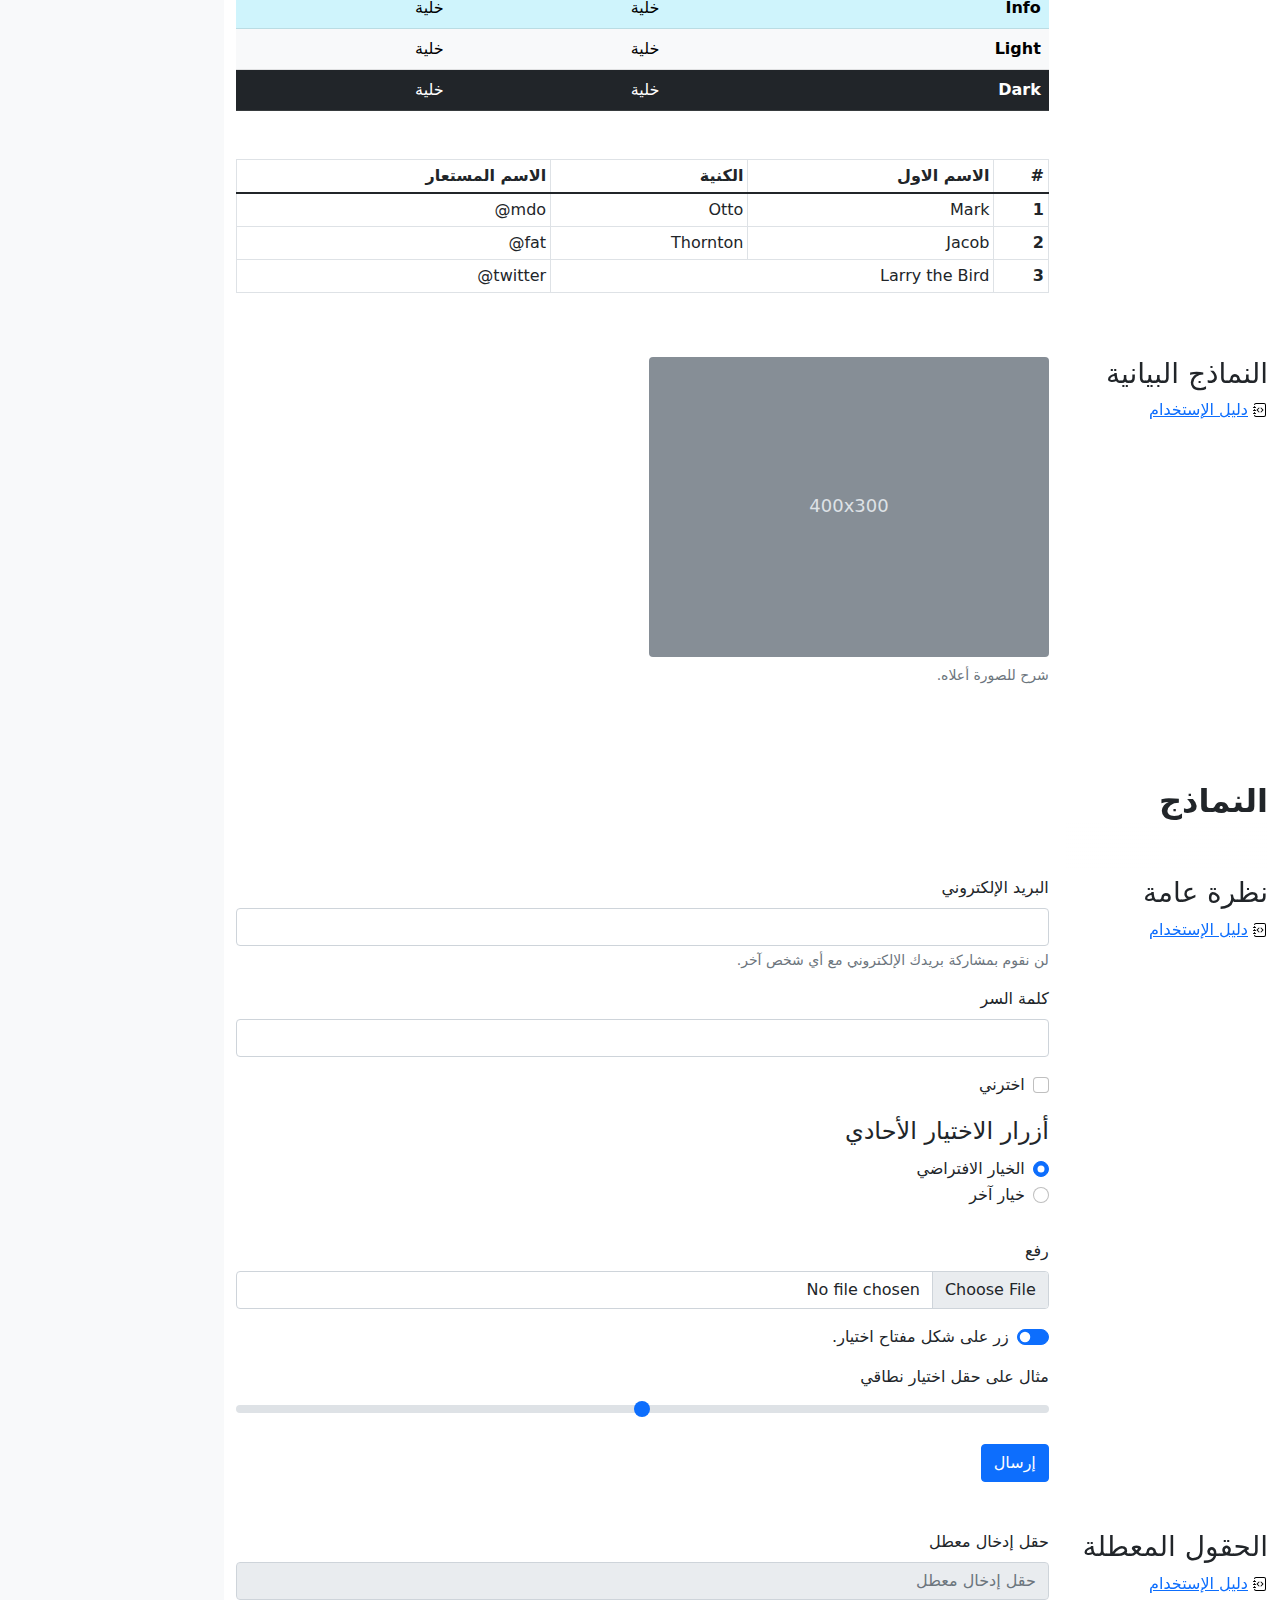
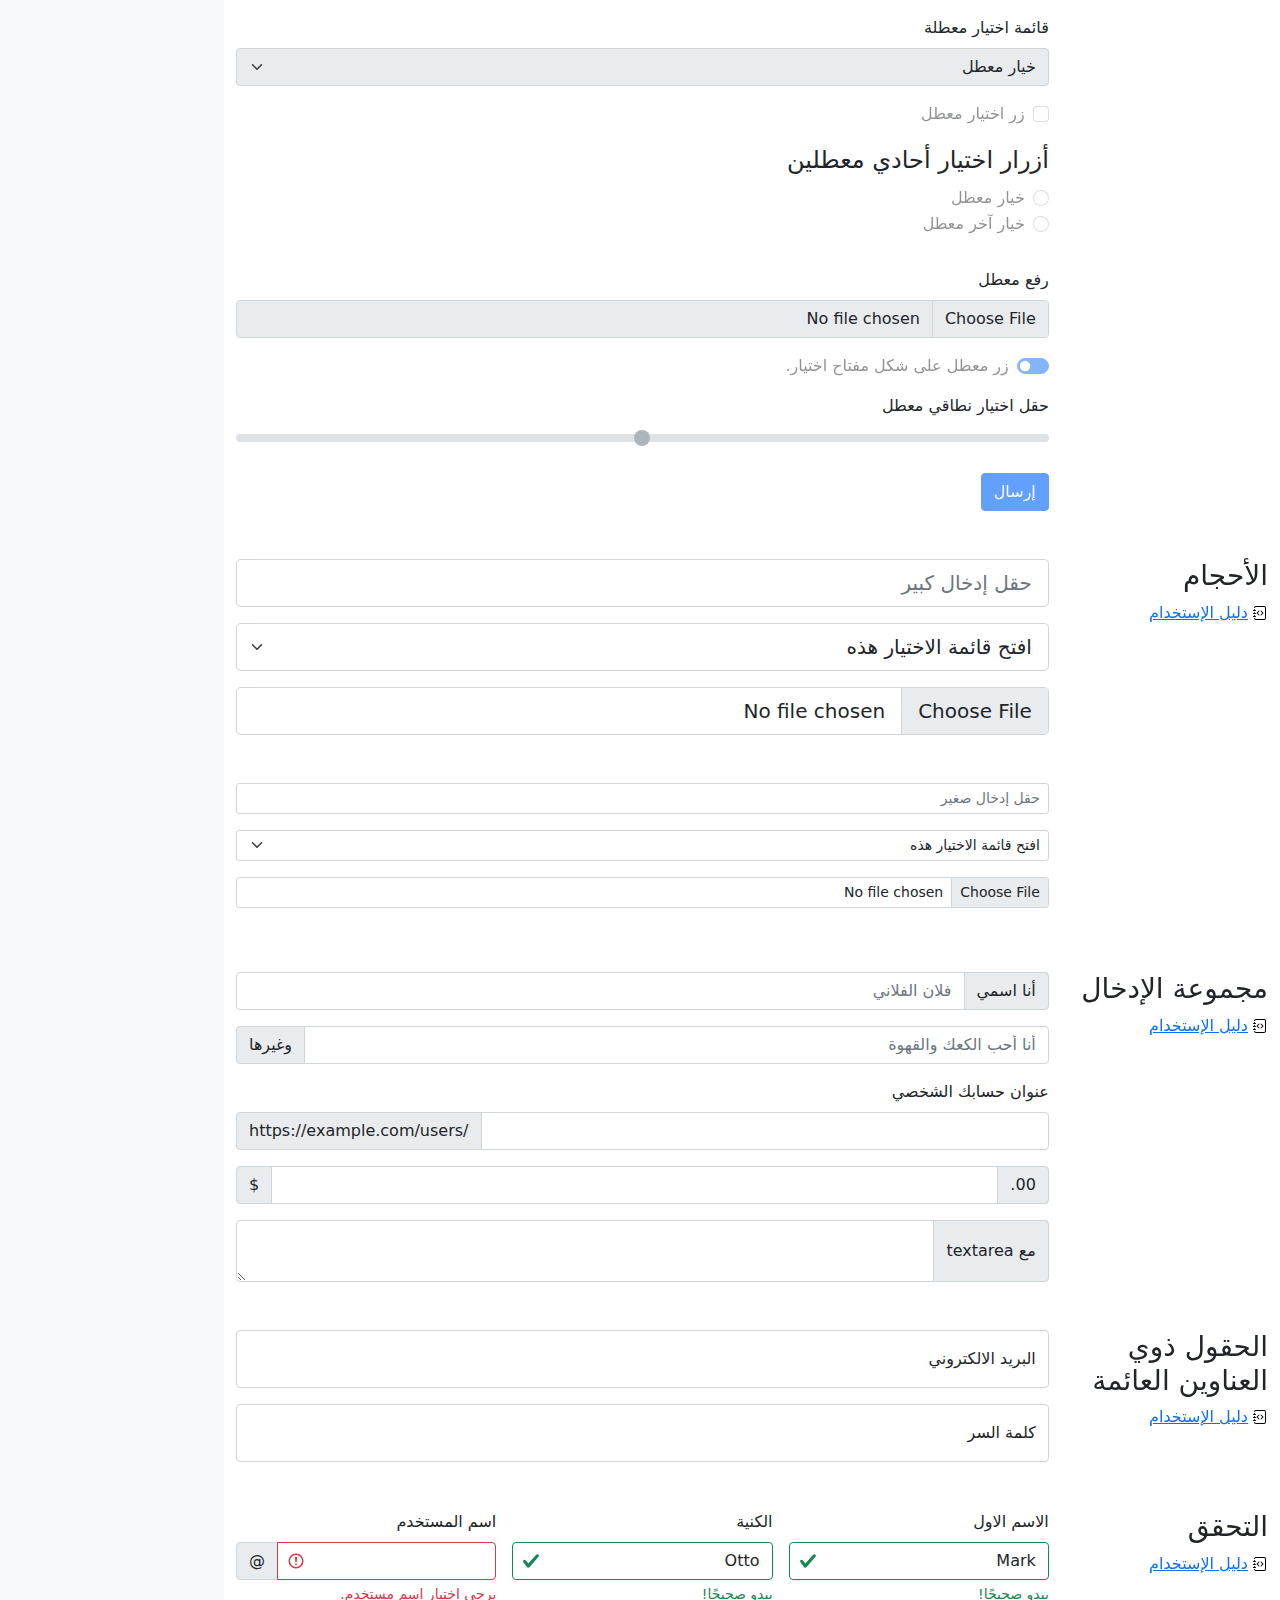
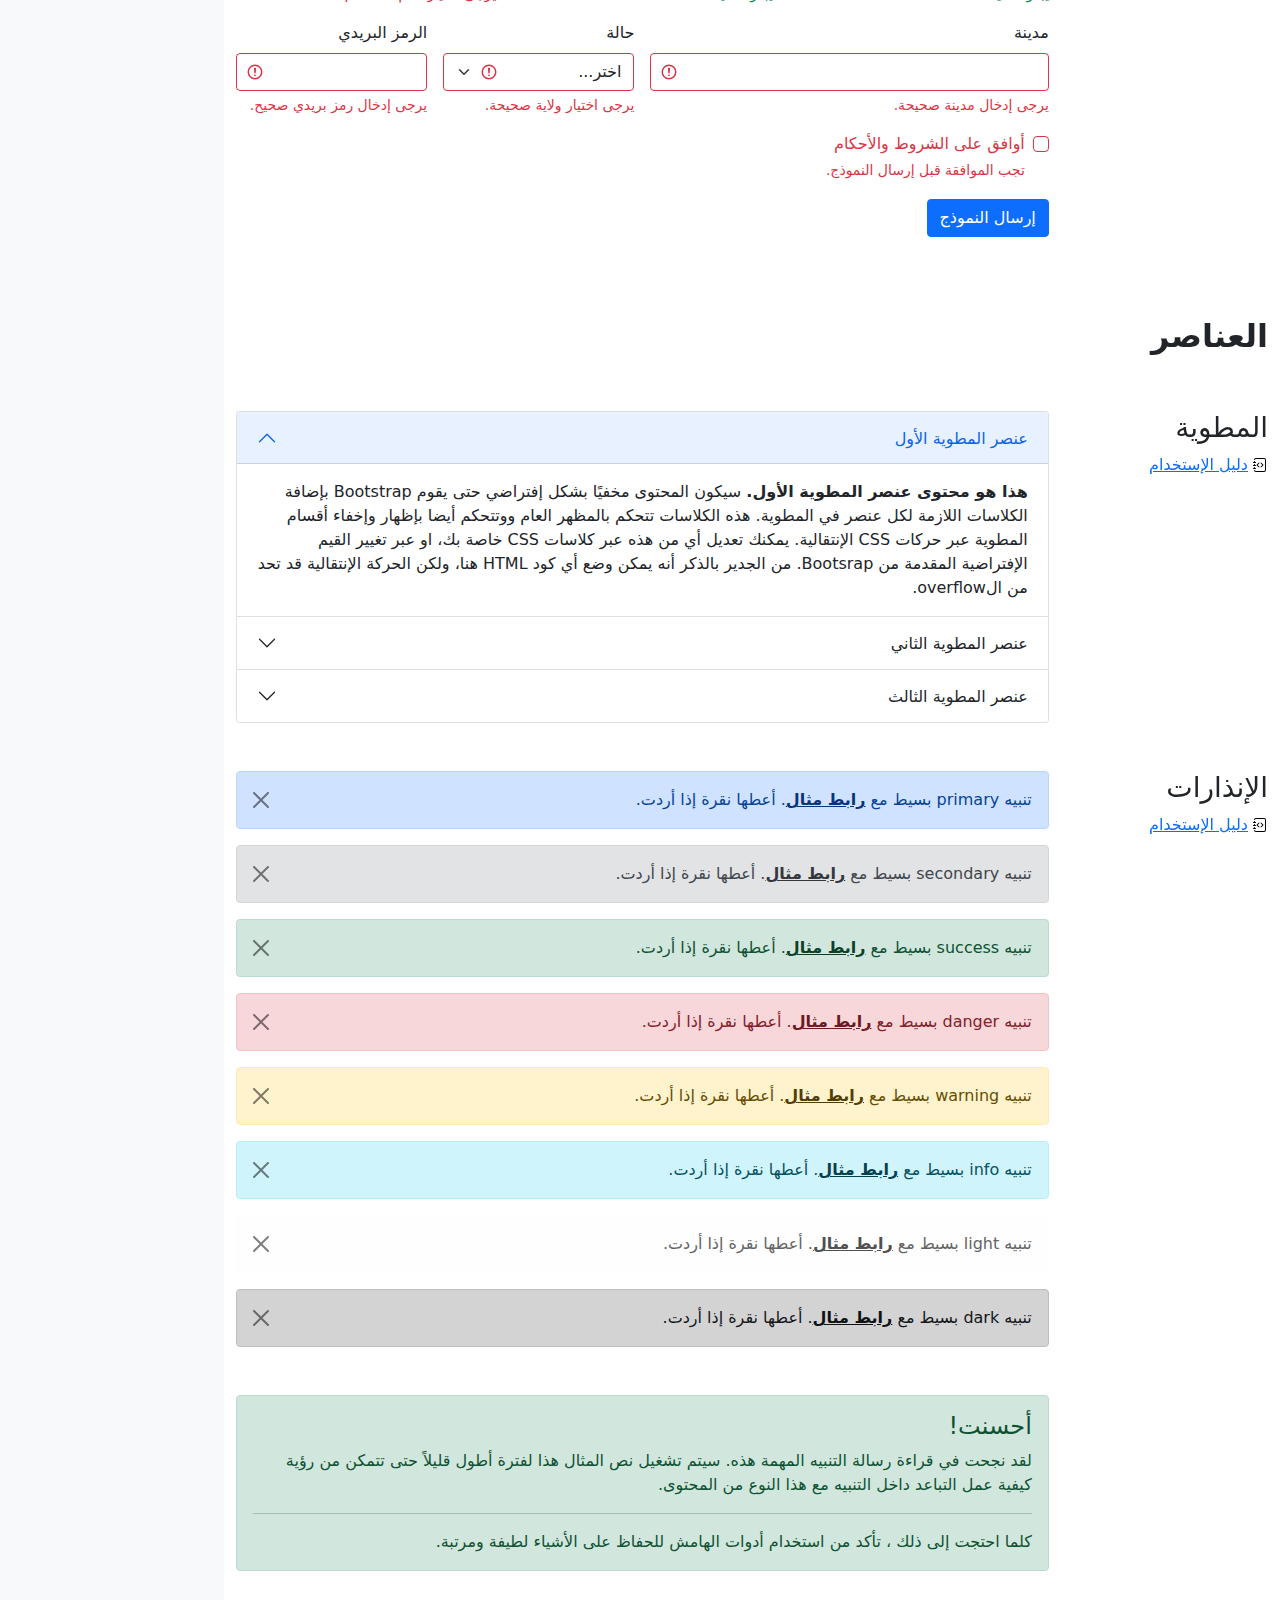
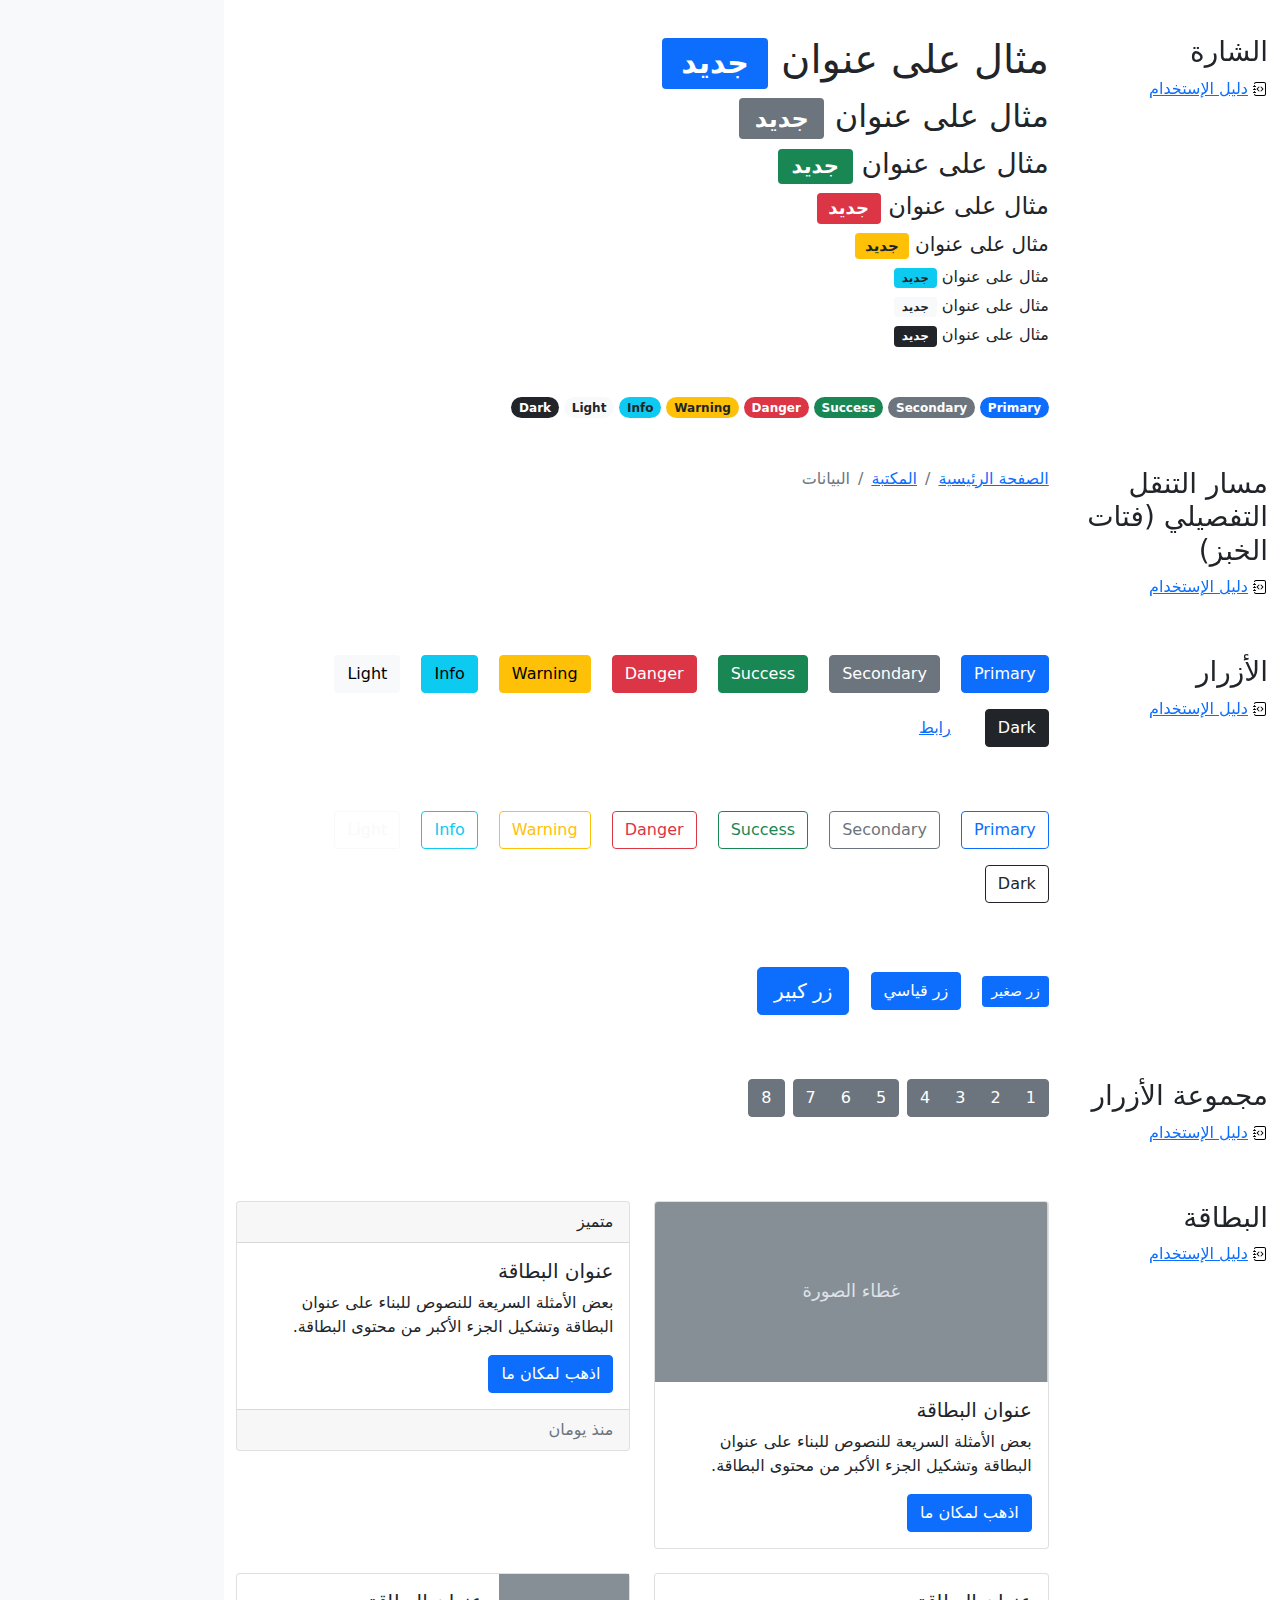
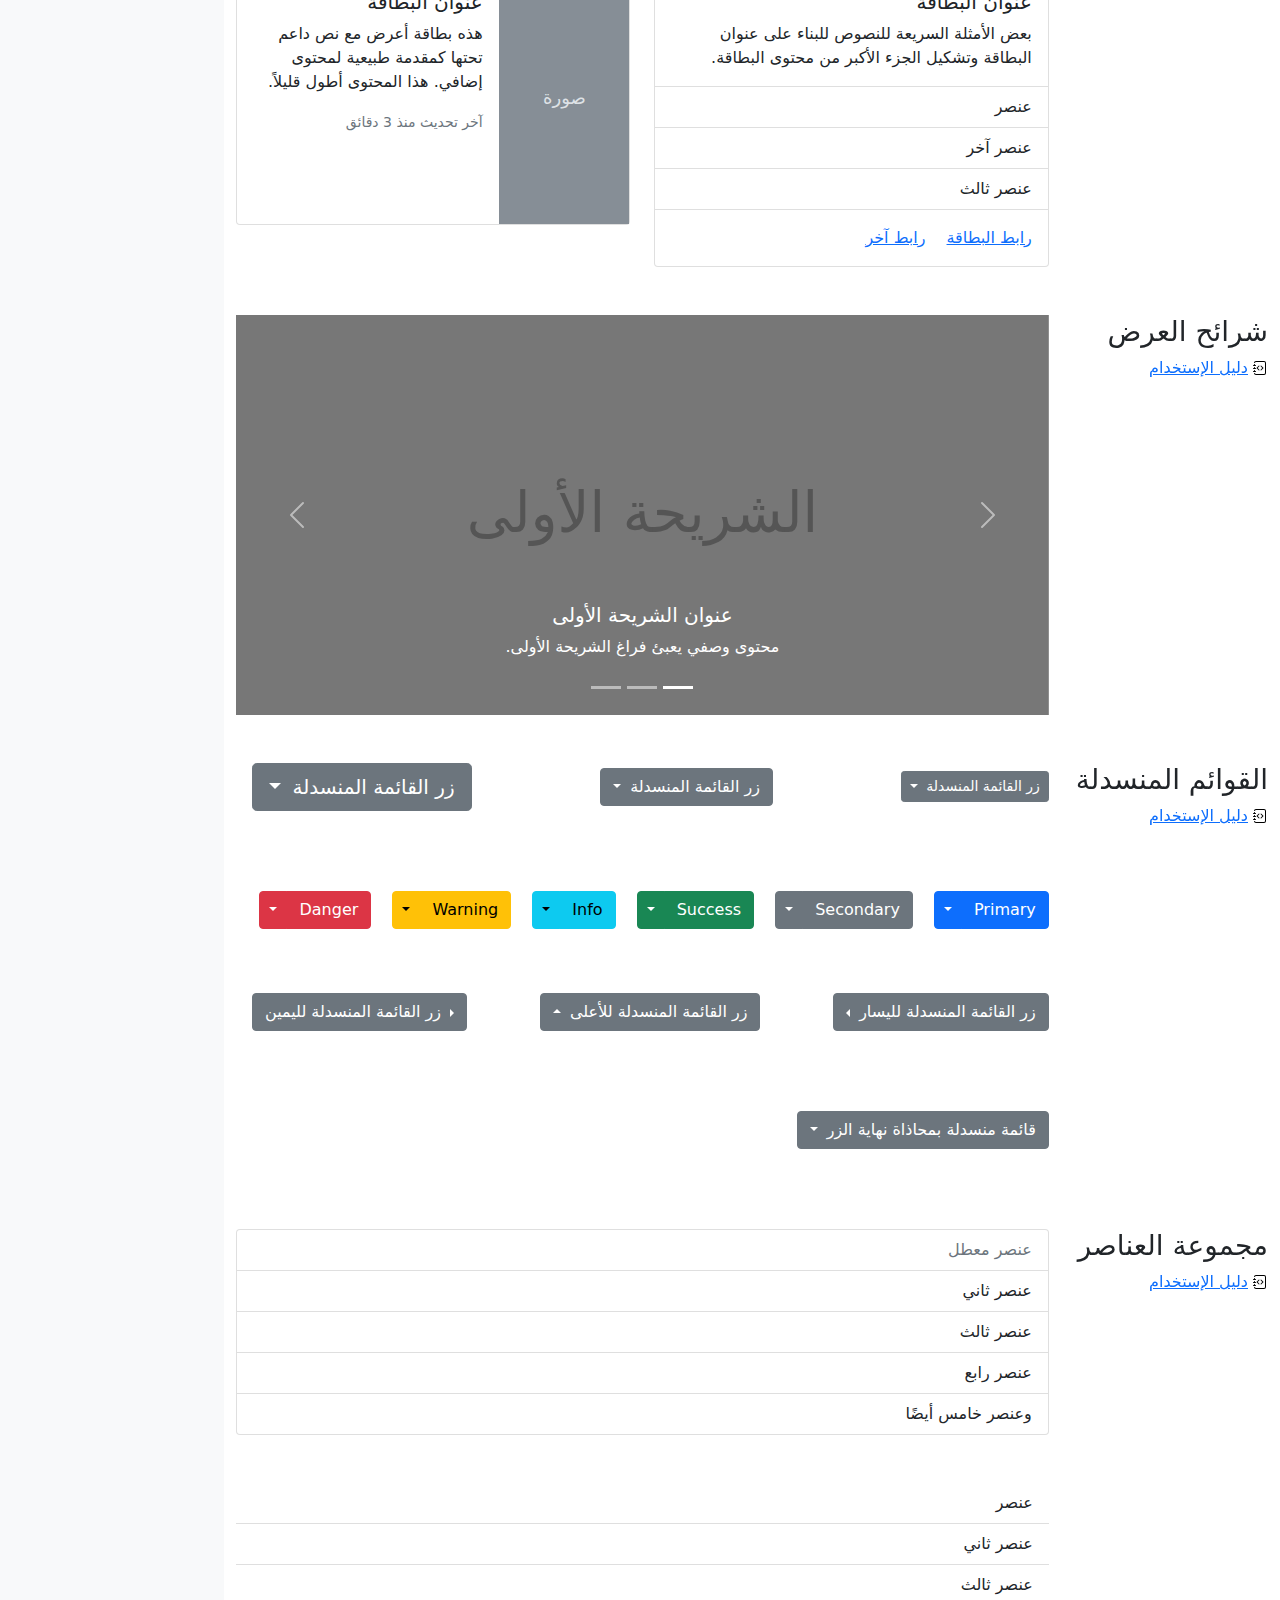
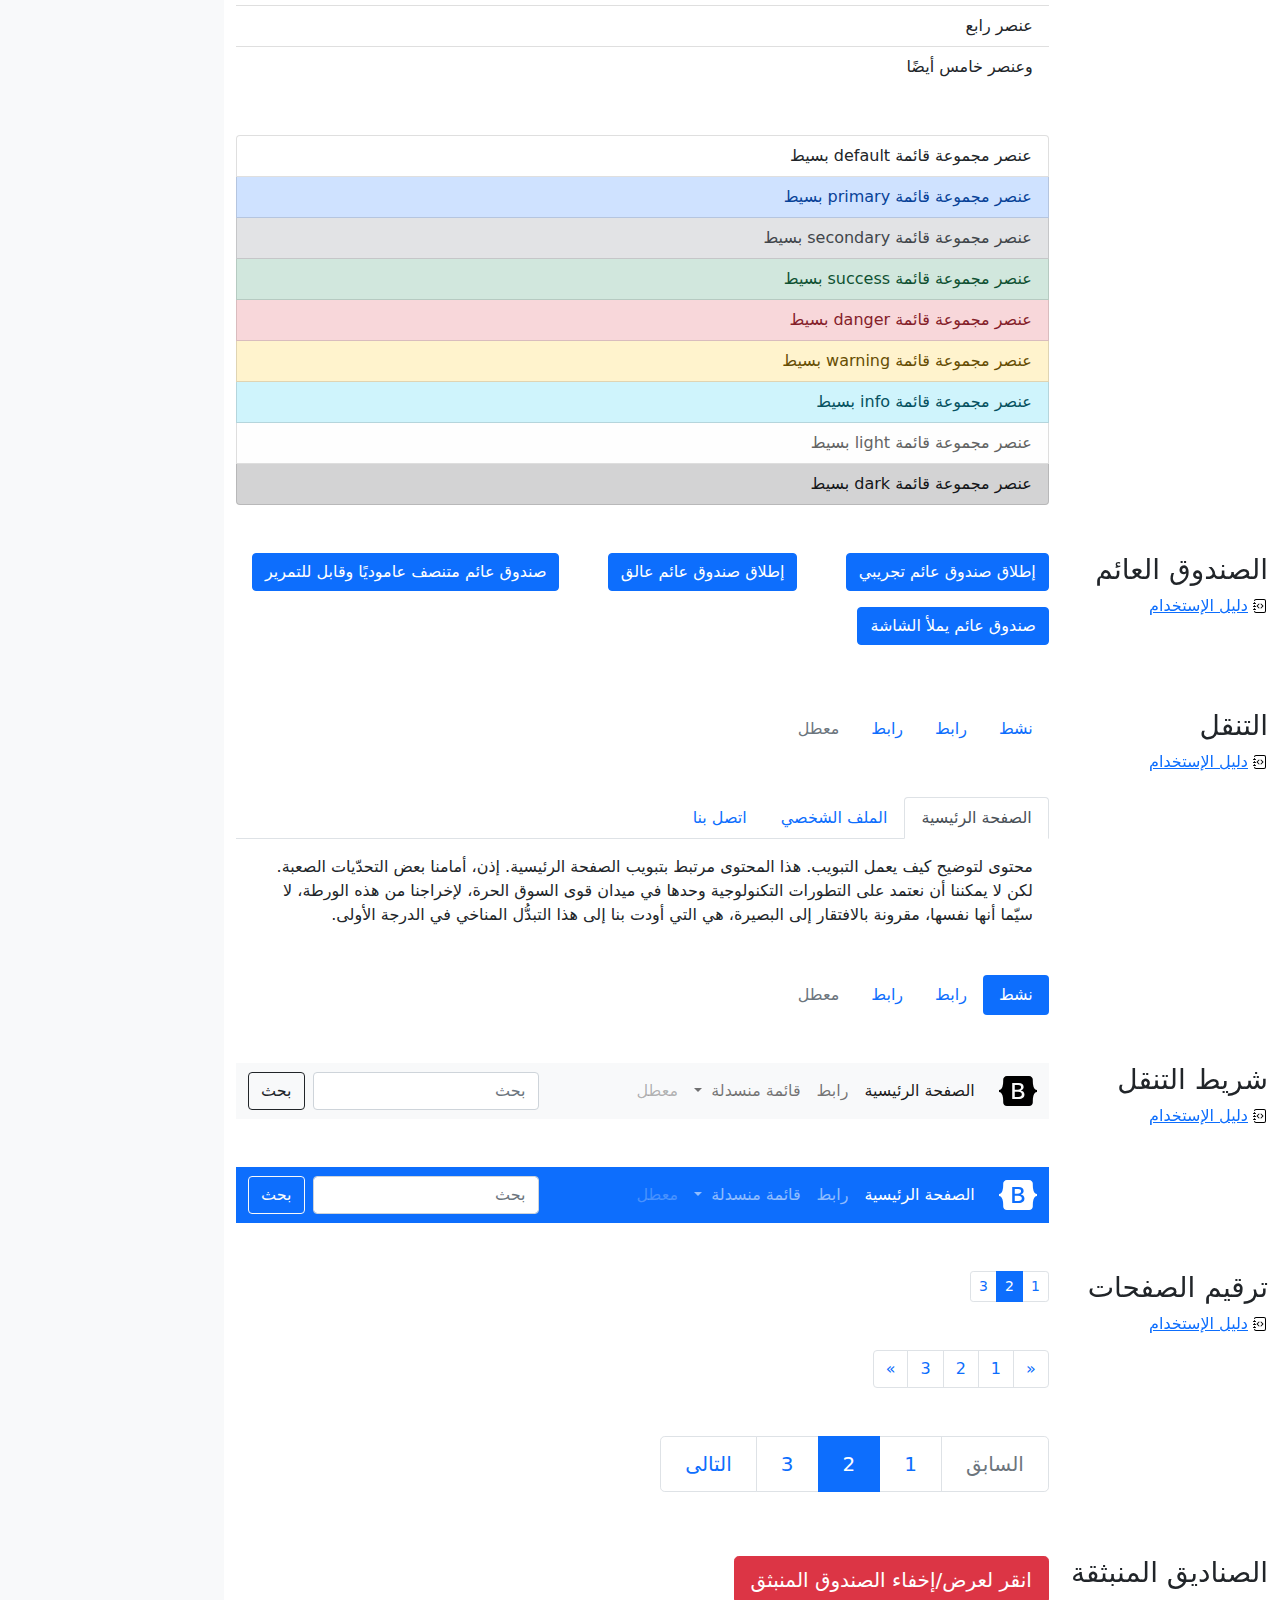
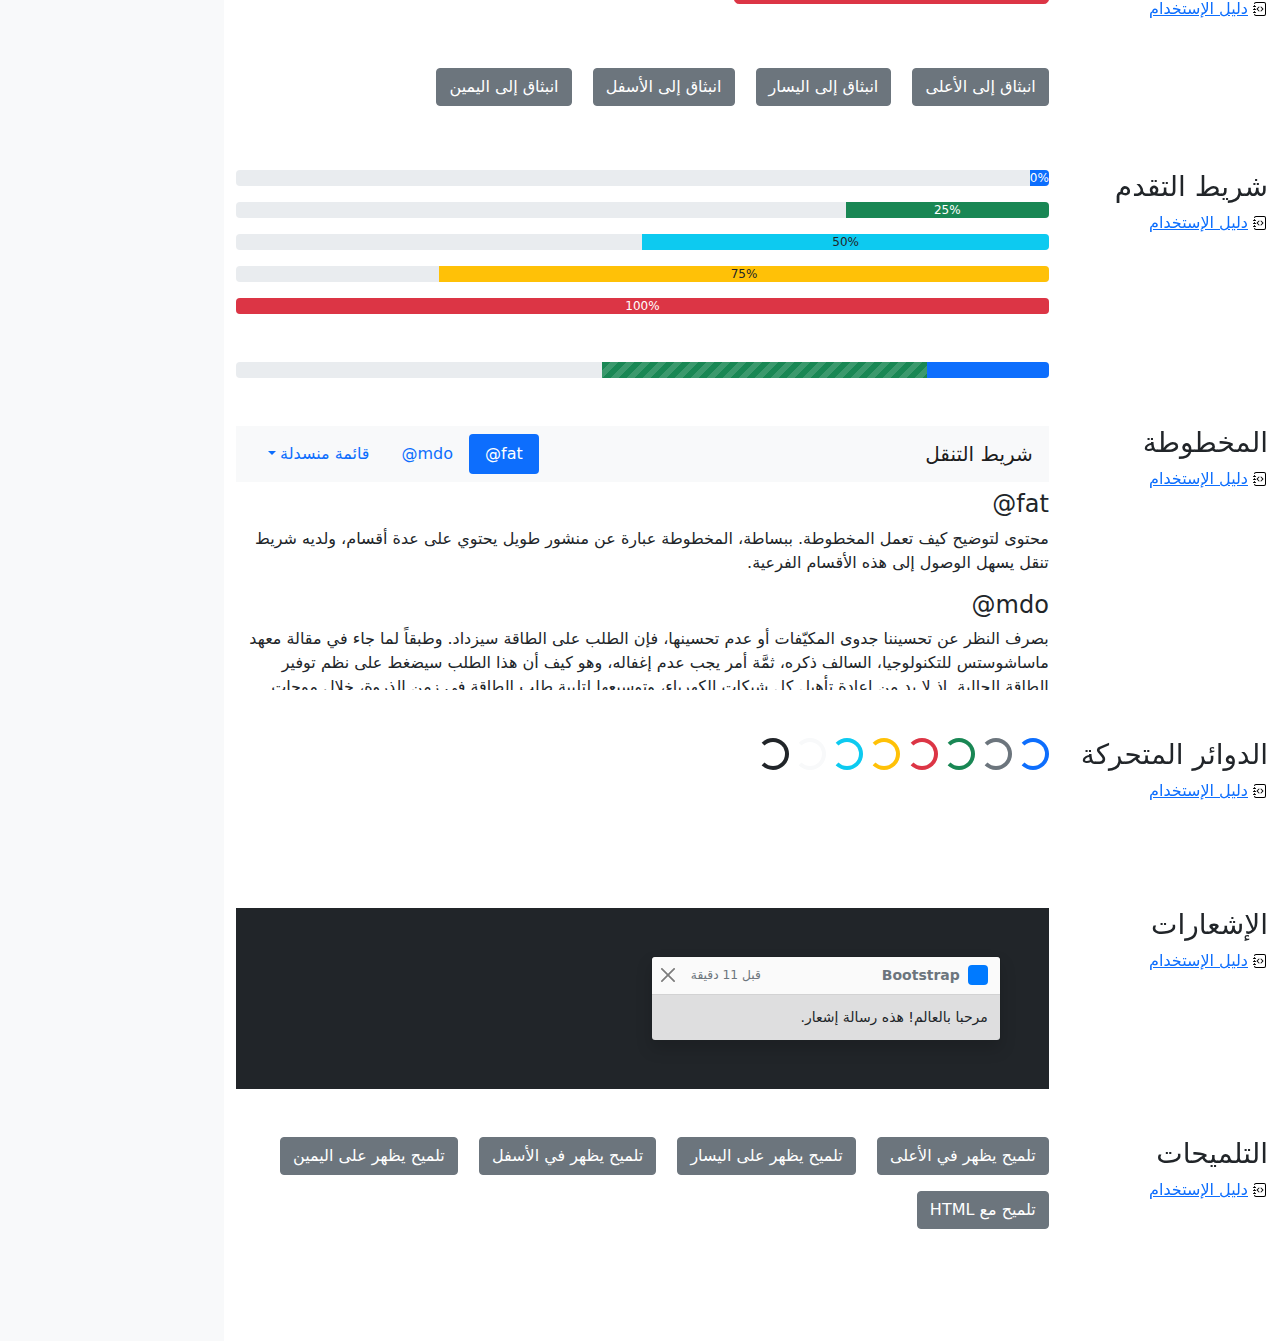
<file: bootstrap-5.1.3-examples/cheatsheet-rtl/index.html>
<!doctype html>
<html lang="ar" dir="rtl">
  <head>
    <meta charset="utf-8">
    <meta name="viewport" content="width=device-width, initial-scale=1">
    <meta name="description" content="">
    <meta name="author" content="Mark Otto, Jacob Thornton, and Bootstrap contributors">
    <meta name="generator" content="Hugo 0.88.1">
    <title>ورقة الغش · Bootstrap v5.1</title>

    <link rel="canonical" href="https://getbootstrap.com/docs/5.1/examples/cheatsheet-rtl/">

    

    <!-- Bootstrap core CSS -->
<link href="../assets/dist/css/bootstrap.rtl.min.css" rel="stylesheet">

    <style>
      .bd-placeholder-img {
        font-size: 1.125rem;
        text-anchor: middle;
        -webkit-user-select: none;
        -moz-user-select: none;
        user-select: none;
      }

      @media (min-width: 768px) {
        .bd-placeholder-img-lg {
          font-size: 3.5rem;
        }
      }
    </style>

    
    <!-- Custom styles for this template -->
    <link href="../cheatsheet/cheatsheet.rtl.css" rel="stylesheet">
  </head>
  <body class="bg-light">
    
<header class="bd-header bg-dark py-3 d-flex align-items-stretch border-bottom border-dark">
  <div class="container-fluid d-flex align-items-center">
    <h1 class="d-flex align-items-center fs-4 text-white mb-0">
      <img src="../assets/brand/bootstrap-logo-white.svg" width="38" height="30" class="me-3" alt="Bootstrap">
      ورقة الغش
    </h1>
    <a href="../examples/cheatsheet/" class="ms-auto link-light" hreflang="en">جدول بيانات LTR</a>
  </div>
</header>
<aside class="bd-aside sticky-xl-top text-muted align-self-start mb-3 mb-xl-5 px-2">
  <h2 class="h6 pt-4 pb-3 mb-4 border-bottom">على هذه الصفحة</h2>
  <nav class="small" id="toc">
    <ul class="list-unstyled">
      <li class="my-2">
        <button class="btn d-inline-flex align-items-center collapsed" data-bs-toggle="collapse" aria-expanded="false" data-bs-target="#contents-collapse" aria-controls="contents-collapse">المحتوى</button>
        <ul class="list-unstyled ps-3 collapse" id="contents-collapse">
          <li><a class="d-inline-flex align-items-center rounded" href="#typography">النصوص</a></li>
          <li><a class="d-inline-flex align-items-center rounded" href="#images">الصور</a></li>
          <li><a class="d-inline-flex align-items-center rounded" href="#tables">الجداول</a></li>
          <li><a class="d-inline-flex align-items-center rounded" href="#figures">النماذج البيانية</a></li>
        </ul>
      </li>
      <li class="my-2">
        <button class="btn d-inline-flex align-items-center collapsed" data-bs-toggle="collapse" aria-expanded="false" data-bs-target="#forms-collapse" aria-controls="forms-collapse">النماذج</button>
        <ul class="list-unstyled ps-3 collapse" id="forms-collapse">
          <li><a class="d-inline-flex align-items-center rounded" href="#overview">نظرة عامة</a></li>
          <li><a class="d-inline-flex align-items-center rounded" href="#disabled-forms">الحقول المعطلة</a></li>
          <li><a class="d-inline-flex align-items-center rounded" href="#sizing">الأحجام</a></li>
          <li><a class="d-inline-flex align-items-center rounded" href="#input-group">مجموعة الإدخال</a></li>
          <li><a class="d-inline-flex align-items-center rounded" href="#floating-labels">الحقول ذوي العناوين العائمة</a></li>
          <li><a class="d-inline-flex align-items-center rounded" href="#validation">التحقق</a></li>
        </ul>
      </li>
      <li class="my-2">
        <button class="btn d-inline-flex align-items-center collapsed" data-bs-toggle="collapse" aria-expanded="false" data-bs-target="#components-collapse" aria-controls="components-collapse">مكونات</button>
        <ul class="list-unstyled ps-3 collapse" id="components-collapse">
          <li><a class="d-inline-flex align-items-center rounded" href="#accordion">المطوية</a></li>
          <li><a class="d-inline-flex align-items-center rounded" href="#alerts">الإنذارات</a></li>
          <li><a class="d-inline-flex align-items-center rounded" href="#badge">الشارة</a></li>
          <li><a class="d-inline-flex align-items-center rounded" href="#breadcrumb">مسار التنقل التفصيلي</a></li>
          <li><a class="d-inline-flex align-items-center rounded" href="#buttons">الأزرار</a></li>
          <li><a class="d-inline-flex align-items-center rounded" href="#button-group">مجموعة الأزرار</a></li>
          <li><a class="d-inline-flex align-items-center rounded" href="#card">البطاقة</a></li>
          <li><a class="d-inline-flex align-items-center rounded" href="#carousel">شرائح العرض</a></li>
          <li><a class="d-inline-flex align-items-center rounded" href="#dropdowns">القوائم المنسدلة</a></li>
          <li><a class="d-inline-flex align-items-center rounded" href="#list-group">مجموعة العناصر</a></li>
          <li><a class="d-inline-flex align-items-center rounded" href="#modal">الصندوق العائم</a></li>
          <li><a class="d-inline-flex align-items-center rounded" href="#navs">التنقل</a></li>
          <li><a class="d-inline-flex align-items-center rounded" href="#navbar">شريط التنقل</a></li>
          <li><a class="d-inline-flex align-items-center rounded" href="#pagination">ترقيم الصفحات</a></li>
          <li><a class="d-inline-flex align-items-center rounded" href="#popovers">الصناديق المنبثقة</a></li>
          <li><a class="d-inline-flex align-items-center rounded" href="#progress">شريط التقدم</a></li>
          <li><a class="d-inline-flex align-items-center rounded" href="#scrollspy">المخطوطة</a></li>
          <li><a class="d-inline-flex align-items-center rounded" href="#spinners">الدوائر المتحركة</a></li>
          <li><a class="d-inline-flex align-items-center rounded" href="#toasts">الإشعارات</a></li>
          <li><a class="d-inline-flex align-items-center rounded" href="#tooltips">التلميحات</a></li>
        </ul>
      </li>
    </ul>
  </nav>
</aside>
<div class="bd-cheatsheet container-fluid bg-body">
  <section id="content">
    <h2 class="sticky-xl-top fw-bold pt-3 pt-xl-5 pb-2 pb-xl-3">المحتوى</h2>

    <article class="my-3" id="typography">
      <div class="bd-heading sticky-xl-top align-self-start mt-5 mb-3 mt-xl-0 mb-xl-2">
        <h3>النصوص</h3>
        <a class="d-flex align-items-center" hreflang="en" href="../content/typography/">دليل الإستخدام</a>
      </div>

      <div>
        <div class="bd-example">
        <p class="display-1">العرض 1</p>
        <p class="display-2">العرض 2</p>
        <p class="display-3">العرض 3</p>
        <p class="display-4">العرض 4</p>
        <p class="display-5">العرض 5</p>
        <p class="display-6">العرض 6</p>
        </div>

        <div class="bd-example">
        <p class="h1">عنوان 1</p>
        <p class="h2">عنوان 2</p>
        <p class="h3">عنوان 3</p>
        <p class="h4">عنوان 4</p>
        <p class="h5">عنوان 5</p>
        <p class="h6">عنوان 6</p>
        </div>

        <div class="bd-example">
        <p class="lead">
          هذه قطعة إملائية متميزة، فهي مصممة لتكون بارزة من بين القطع الإملائية الأخرى.
        </p>
        </div>

        <div class="bd-example">
        <p>يمكنك استخدام تصنيف mark <mark>لتحديد</mark> نص.</p>
        <p><del>من المفترض أن يتم التعامل مع هذا السطر كنص محذوف.</del></p>
        <p><s>من المفترض أن يتم التعامل مع هذا السطر على أنه لم يعد دقيقًا.</s></p>
        <p><ins>من المفترض أن يتم التعامل مع هذا السطر كإضافة إلى المستند.</ins></p>
        <p><u>سيتم عرض النص في هذا السطر كما وتحته خط.</u></p>
        <p><small>من المفترض أن يتم التعامل مع هذا السطر على أنه يحوي تفاصيل صغيرة.</small></p>
        <p><strong>هذا السطر يحوي نص عريض.</strong></p>
        <p><em>هذا السطر يحوي نص مائل.</em></p>
        </div>

        <div class="bd-example">
        <blockquote class="blockquote">
          <p>إقتباس مبهر، موضوع في عنصر blockquote</p>
          <footer class="blockquote-footer">شخص مشهور في <cite title= "عنوان المصدر"> عنوان المصدر </cite></footer>
        </blockquote>
        </div>

        <div class="bd-example">
        <ul class="list-unstyled">
          <li>هذه قائمة عناصر.</li>
          <li>بالرغم من أنها مصممة كي لا تظهر كذلك.</li>
          <li>إلا أنها مجهزة كـ قائمة خلف الكواليس</li>
          <li>هذا التصميم ينطبق فقد على القائمة الرئيسية</li>
          <li>القوائم الفرعية
            <ul>
              <li>لا تتأثر بهذا التصميم</li>
              <li>فهي تظهر عليها علامات الترقيم</li>
              <li>وتحتوي على مساحة فارغة بجوارها</li>
            </ul>
          </li>
          <li>قد يكون هذا التصميم مفيدًا في بعض الأحيان.</li>
        </ul>
        </div>

        <div class="bd-example">
        <ul class="list-inline">
          <li class="list-inline-item">هذا عنصر في قائمة.</li>
          <li class="list-inline-item">وهذا أيضًا.</li>
          <li class="list-inline-item">لكنهم يظهرون متجاورين.</li>
        </ul>
        </div>
      </div>
    </article>
    <article class="my-3" id="images">
      <div class="bd-heading sticky-xl-top align-self-start mt-5 mb-3 mt-xl-0 mb-xl-2">
        <h3>الصور</h3>
        <a class="d-flex align-items-center" hreflang="en" href="../content/images/">دليل الإستخدام</a>
      </div>

      <div>
        <div class="bd-example">
        <svg class="bd-placeholder-img bd-placeholder-img-lg img-fluid" width="100%" height="250" xmlns="http://www.w3.org/2000/svg" role="img" aria-label="Placeholder: صورة مستجيبة" preserveAspectRatio="xMidYMid slice" focusable="false"><title>Placeholder</title><rect width="100%" height="100%" fill="#868e96"/><text x="50%" y="50%" fill="#dee2e6" dy=".3em">صورة مستجيبة</text></svg>

        </div>

        <div class="bd-example">
        <svg class="bd-placeholder-img img-thumbnail" width="200" height="200" xmlns="http://www.w3.org/2000/svg" role="img" aria-label="صورة عنصر نائب مربع عام مع حدود بيضاء حولها ، مما يجعلها تشبه صورة تم التقاطها بكاميرا فورية قديمة: 200x200" preserveAspectRatio="xMidYMid slice" focusable="false"><title>صورة عنصر نائب مربع عام مع حدود بيضاء حولها ، مما يجعلها تشبه صورة تم التقاطها بكاميرا فورية قديمة</title><rect width="100%" height="100%" fill="#868e96"/><text x="50%" y="50%" fill="#dee2e6" dy=".3em">200x200</text></svg>

        </div>
      </div>
    </article>
    <article class="my-3" id="tables">
      <div class="bd-heading sticky-xl-top align-self-start mt-5 mb-3 mt-xl-0 mb-xl-2">
        <h3>الجداول</h3>
        <a class="d-flex align-items-center" hreflang="en" href="../content/tables/">دليل الإستخدام</a>
      </div>

      <div>
        <div class="bd-example">
        <table class="table table-striped">
          <thead>
          <tr>
            <th scope="col">#</th>
            <th scope="col">الاسم الاول</th>
            <th scope="col">الكنية</th>
            <th scope="col">الاسم المستعار</th>
          </tr>
          </thead>
          <tbody>
          <tr>
            <th scope="row">1</th>
            <td>Mark</td>
            <td>Otto</td>
            <td><bdo lang="en" dir="ltr">@mdo</bdo></td>
          </tr>
          <tr>
            <th scope="row">2</th>
            <td>Jacob</td>
            <td>Thornton</td>
            <td><bdo lang="en" dir="ltr">@fat</bdo></td>
          </tr>
          <tr>
            <th scope="row">3</th>
            <td colspan="2">Larry the Bird</td>
            <td><bdo lang="en" dir="ltr">@twitter</bdo></td>
          </tr>
          </tbody>
        </table>
        </div>

        <div class="bd-example">
        <table class="table table-dark table-borderless">
          <thead>
          <tr>
            <th scope="col">#</th>
            <th scope="col">الاسم الاول</th>
            <th scope="col">الكنية</th>
            <th scope="col">الاسم المستعار</th>
          </tr>
          </thead>
          <tbody>
          <tr>
            <th scope="row">1</th>
            <td>Mark</td>
            <td>Otto</td>
            <td><bdo lang="en" dir="ltr">@mdo</bdo></td>
          </tr>
          <tr>
            <th scope="row">2</th>
            <td>Jacob</td>
            <td>Thornton</td>
            <td><bdo lang="en" dir="ltr">@fat</bdo></td>
          </tr>
          <tr>
            <th scope="row">3</th>
            <td colspan="2">Larry the Bird</td>
            <td><bdo lang="en" dir="ltr">@twitter</bdo></td>
          </tr>
          </tbody>
        </table>
        </div>

        <div class="bd-example">
        <table class="table table-hover">
          <thead>
          <tr>
            <th scope="col">Class</th>
            <th scope="col">عنوان</th>
            <th scope="col">عنوان</th>
          </tr>
          </thead>
          <tbody>
          <tr>
            <th scope="row">Default</th>
            <td>خلية</td>
            <td>خلية</td>
          </tr>
          
          <tr class="table-primary">
            <th scope="row">Primary</th>
            <td>خلية</td>
            <td>خلية</td>
          </tr>
          <tr class="table-secondary">
            <th scope="row">Secondary</th>
            <td>خلية</td>
            <td>خلية</td>
          </tr>
          <tr class="table-success">
            <th scope="row">Success</th>
            <td>خلية</td>
            <td>خلية</td>
          </tr>
          <tr class="table-danger">
            <th scope="row">Danger</th>
            <td>خلية</td>
            <td>خلية</td>
          </tr>
          <tr class="table-warning">
            <th scope="row">Warning</th>
            <td>خلية</td>
            <td>خلية</td>
          </tr>
          <tr class="table-info">
            <th scope="row">Info</th>
            <td>خلية</td>
            <td>خلية</td>
          </tr>
          <tr class="table-light">
            <th scope="row">Light</th>
            <td>خلية</td>
            <td>خلية</td>
          </tr>
          <tr class="table-dark">
            <th scope="row">Dark</th>
            <td>خلية</td>
            <td>خلية</td>
          </tr>
          </tbody>
        </table>
        </div>

        <div class="bd-example">
        <table class="table table-sm table-bordered">
          <thead>
          <tr>
            <th scope="col">#</th>
            <th scope="col">الاسم الاول</th>
            <th scope="col">الكنية</th>
            <th scope="col">الاسم المستعار</th>
          </tr>
          </thead>
          <tbody>
          <tr>
            <th scope="row">1</th>
            <td>Mark</td>
            <td>Otto</td>
            <td><bdo lang="en" dir="ltr">@mdo</bdo></td>
          </tr>
          <tr>
            <th scope="row">2</th>
            <td>Jacob</td>
            <td>Thornton</td>
            <td><bdo lang="en" dir="ltr">@fat</bdo></td>
          </tr>
          <tr>
            <th scope="row">3</th>
            <td colspan="2">Larry the Bird</td>
            <td><bdo lang="en" dir="ltr">@twitter</bdo></td>
          </tr>
          </tbody>
        </table>
        </div>
      </div>
    </article>
    <article class="my-3" id="figures">
      <div class="bd-heading sticky-xl-top align-self-start mt-5 mb-3 mt-xl-0 mb-xl-2">
        <h3>النماذج البيانية</h3>
        <a class="d-flex align-items-center" hreflang="en" href="../content/figures/">دليل الإستخدام</a>
      </div>

      <div>
        <div class="bd-example">
        <figure class="figure">
          <svg class="bd-placeholder-img figure-img img-fluid rounded" width="400" height="300" xmlns="http://www.w3.org/2000/svg" role="img" aria-label="Placeholder: 400x300" preserveAspectRatio="xMidYMid slice" focusable="false"><title>Placeholder</title><rect width="100%" height="100%" fill="#868e96"/><text x="50%" y="50%" fill="#dee2e6" dy=".3em">400x300</text></svg>

          <figcaption class="figure-caption">شرح للصورة أعلاه.</figcaption>
        </figure>
        </div>
      </div>
    </article>
  </section>

  <section id="forms">
    <h2 class="sticky-xl-top fw-bold pt-3 pt-xl-5 pb-2 pb-xl-3">النماذج</h2>

    <article class="my-3" id="overview">
      <div class="bd-heading sticky-xl-top align-self-start mt-5 mb-3 mt-xl-0 mb-xl-2">
        <h3>نظرة عامة</h3>
        <a class="d-flex align-items-center" hreflang="en" href="../forms/overview/">دليل الإستخدام</a>
      </div>

      <div>
        <div class="bd-example">
        <form>
          <div class="mb-3">
            <label for="exampleInputEmail1" class="form-label">البريد الإلكتروني</label>
            <input type="email" class="form-control" id="exampleInputEmail1" aria-describedby="emailHelp">
            <div id="emailHelp" class="form-text">لن نقوم بمشاركة بريدك الإلكتروني مع أي شخص آخر.</div>
          </div>
          <div class="mb-3">
            <label for="exampleInputPassword1" class="form-label">كلمة السر</label>
            <input type="password" class="form-control" id="exampleInputPassword1">
          </div>
          <div class="mb-3 form-check">
            <input type="checkbox" class="form-check-input" id="exampleCheck1">
            <label class="form-check-label" for="exampleCheck1">اخترني</label>
          </div>
          <fieldset class="mb-3">
            <legend>أزرار الاختيار الأحادي</legend>
            <div class="form-check">
              <input type="radio" name="radios" class="form-check-input" id="exampleRadio1" checked>
              <label class="form-check-label" for="exampleRadio1">الخيار الافتراضي</label>
            </div>
            <div class="mb-3 form-check">
              <input type="radio" name="radios" class="form-check-input" id="exampleRadio2">
              <label class="form-check-label" for="exampleRadio2">خيار آخر</label>
            </div>
          </fieldset>
          <div class="mb-3">
            <label class="form-label" for="customFile">رفع</label>
            <input type="file" class="form-control" id="customFile">
          </div>
          <div class="mb-3 form-check form-switch">
            <input class="form-check-input" type="checkbox" role="switch" id="flexSwitchCheckChecked" checked>
            <label class="form-check-label" for="flexSwitchCheckChecked">زر على شكل مفتاح اختيار.</label>
          </div>
          <div class="mb-3">
            <label for="customRange3" class="form-label">مثال على حقل اختيار نطاقي</label>
            <input type="range" class="form-range" min="0" max="5" step="0.5" id="customRange3">
          </div>
          <button type="submit" class="btn btn-primary">إرسال</button>
        </form>
        </div>
      </div>
    </article>
    <article class="my-3" id="disabled-forms">
      <div class="bd-heading sticky-xl-top align-self-start mt-5 mb-3 mt-xl-0 mb-xl-2">
        <h3>الحقول المعطلة</h3>
        <a class="d-flex align-items-center" hreflang="en" href="../forms/overview/#disabled-forms">دليل الإستخدام</a>
      </div>

      <div>
        <div class="bd-example">
        <form>
          <fieldset disabled aria-label="مثال على مجموعة الحقول المعطلة">
            <div class="mb-3">
              <label for="disabledTextInput" class="form-label">حقل إدخال معطل</label>
              <input type="text" id="disabledTextInput" class="form-control" placeholder="حقل إدخال معطل">
            </div>
            <div class="mb-3">
              <label for="disabledSelect" class="form-label">قائمة اختيار معطلة</label>
              <select id="disabledSelect" class="form-select">
                <option>خيار معطل</option>
              </select>
            </div>
            <div class="mb-3">
              <div class="form-check">
                <input class="form-check-input" type="checkbox" id="disabledFieldsetCheck" disabled>
                <label class="form-check-label" for="disabledFieldsetCheck">
                  زر اختيار معطل
                </label>
              </div>
            </div>
            <fieldset class="mb-3">
              <legend>أزرار اختيار أحادي معطلين</legend>
              <div class="form-check">
                <input type="radio" name="radios" class="form-check-input" id="disabledRadio1" disabled>
                <label class="form-check-label" for="disabledRadio1">خيار معطل</label>
              </div>
              <div class="mb-3 form-check">
                <input type="radio" name="radios" class="form-check-input" id="disabledRadio2" disabled>
                <label class="form-check-label" for="disabledRadio2">خيار آخر معطل</label>
              </div>
            </fieldset>
            <div class="mb-3">
              <label class="form-label" for="disabledCustomFile">رفع معطل</label>
              <input type="file" class="form-control" id="disabledCustomFile" disabled>
            </div>
            <div class="mb-3 form-check form-switch">
              <input class="form-check-input" type="checkbox" role="switch" id="disabledSwitchCheckChecked" checked disabled>
              <label class="form-check-label" for="disabledSwitchCheckChecked">زر معطل على شكل مفتاح اختيار.</label>
            </div>
            <div class="mb-3">
              <label for="disabledRange" class="form-label">حقل اختيار نطاقي معطل</label>
              <input type="range" class="form-range" min="0" max="5" step="0.5" id="disabledRange">
            </div>
            <button type="submit" class="btn btn-primary">إرسال</button>
          </fieldset>
        </form>
        </div>
      </div>
    </article>
    <article class="my-3" id="sizing">
      <div class="bd-heading sticky-xl-top align-self-start mt-5 mb-3 mt-xl-0 mb-xl-2">
        <h3>الأحجام</h3>
        <a class="d-flex align-items-center" hreflang="en" href="../forms/form-control/#sizing">دليل الإستخدام</a>
      </div>

      <div>
        <div class="bd-example">
        <div class="mb-3">
          <input class="form-control form-control-lg" type="text" placeholder="حقل إدخال كبير" aria-label=".form-control-lg مثال">
        </div>
        <div class="mb-3">
          <select class="form-select form-select-lg mb-3" aria-label=".form-select-lg مثال">
            <option selected>افتح قائمة الاختيار هذه</option>
            <option value="1">واحد</option>
            <option value="2">اثنان</option>
            <option value="3">ثلاثة</option>
          </select>
        </div>
        <div class="mb-3">
          <input type="file" class="form-control form-control-lg" aria-label="مثال على إدخال ملف كبير">
        </div>
        </div>

        <div class="bd-example">
        <div class="mb-3">
          <input class="form-control form-control-sm" type="text" placeholder="حقل إدخال صغير" aria-label=".form-control-sm مثال">
        </div>
        <div class="mb-3">
          <select class="form-select form-select-sm" aria-label=".form-select-sm مثال">
            <option selected>افتح قائمة الاختيار هذه</option>
            <option value="1">واحد</option>
            <option value="2">اثنان</option>
            <option value="3">ثلاثة</option>
          </select>
        </div>
        <div class="mb-3">
          <input type="file" class="form-control form-control-sm" aria-label="مثال على إدخال ملف صغير">
        </div>
        </div>
      </div>
    </article>
    <article class="my-3" id="input-group">
      <div class="bd-heading sticky-xl-top align-self-start mt-5 mb-3 mt-xl-0 mb-xl-2">
        <h3>مجموعة الإدخال</h3>
        <a class="d-flex align-items-center" hreflang="en" href="../forms/input-group/">دليل الإستخدام</a>
      </div>

      <div>
        <div class="bd-example">
        <div class="input-group mb-3">
          <span class="input-group-text" id="basic-addon1">أنا اسمي</span>
          <input type="text" class="form-control" placeholder="فلان الفلاني" aria-label="الاسم" aria-describedby="basic-addon1">
        </div>
        <div class="input-group mb-3">
          <input type="text" class="form-control" placeholder="أنا أحب الكعك والقهوة" aria-label="الطعام المفضل" aria-describedby="basic-addon2">
          <span class="input-group-text" id="basic-addon2">وغيرها</span>
        </div>
        <label for="basic-url" class="form-label">عنوان حسابك الشخصي</label>
        <div class="input-group mb-3">
          <input type="text" class="form-control" id="basic-url" aria-describedby="basic-addon3">
          <span class="input-group-text" id="basic-addon3"><bdo lang="en" dir="ltr">https://example.com/users/</bdo></span>
        </div>
        <div class="input-group mb-3">
          <span class="input-group-text"><bdo lang="en" dir="ltr">.00</bdo></span>
          <input type="text" class="form-control" aria-label="المبلغ (لأقرب دولار)">
          <span class="input-group-text">$</span>
        </div>
        <div class="input-group">
          <span class="input-group-text">مع textarea</span>
          <textarea class="form-control" aria-label="مع textarea"></textarea>
        </div>
        </div>
      </div>
    </article>
    <article class="my-3" id="floating-labels">
      <div class="bd-heading sticky-xl-top align-self-start mt-5 mb-3 mt-xl-0 mb-xl-2">
        <h3>الحقول ذوي العناوين العائمة</h3>
        <a class="d-flex align-items-center" href="../forms/floating-labels/">دليل الإستخدام</a>
      </div>

      <div>
        <div class="bd-example">
        <form>
          <div class="form-floating mb-3">
            <input type="email" class="form-control" id="floatingInput" placeholder="name@example.com">
            <label for="floatingInput">البريد الالكتروني</label>
          </div>
          <div class="form-floating">
            <input type="password" class="form-control" id="floatingPassword" placeholder="كلمة السر">
            <label for="floatingPassword">كلمة السر</label>
          </div>
        </form>
        </div>
      </div>
    </article>
    <article class="my-3" id="validation">
      <div class="bd-heading sticky-xl-top align-self-start mt-5 mb-3 mt-xl-0 mb-xl-2">
        <h3>التحقق</h3>
        <a class="d-flex align-items-center" hreflang="en" href="../forms/validation/">دليل الإستخدام</a>
      </div>

      <div>
        <div class="bd-example">
        <form class="row g-3">
          <div class="col-md-4">
            <label for="validationServer01" class="form-label">الاسم الاول</label>
            <input type="text" class="form-control is-valid" id="validationServer01" value="Mark" required>
            <div class="valid-feedback">
              يبدو صحيحًا!
            </div>
          </div>
          <div class="col-md-4">
            <label for="validationServer02" class="form-label">الكنية</label>
            <input type="text" class="form-control is-valid" id="validationServer02" value="Otto" required>
            <div class="valid-feedback">
              يبدو صحيحًا!
            </div>
          </div>
          <div class="col-md-4">
            <label for="validationServerUsername" class="form-label">اسم المستخدم</label>
            <div class="input-group has-validation">
              <input type="text" class="form-control is-invalid" id="validationServerUsername" aria-describedby="inputGroupPrepend3" required>
              <span class="input-group-text" id="inputGroupPrepend3">@</span>
              <div class="invalid-feedback">
                يرجى اختيار اسم مستخدم.
              </div>
            </div>
          </div>
          <div class="col-md-6">
            <label for="validationServer03" class="form-label">مدينة</label>
            <input type="text" class="form-control is-invalid" id="validationServer03" required>
            <div class="invalid-feedback">
              يرجى إدخال مدينة صحيحة.
            </div>
          </div>
          <div class="col-md-3">
            <label for="validationServer04" class="form-label">حالة</label>
            <select class="form-select is-invalid" id="validationServer04" required>
              <option selected disabled value="">اختر...</option>
              <option>...</option>
            </select>
            <div class="invalid-feedback">
              يرجى اختيار ولاية صحيحة.
            </div>
          </div>
          <div class="col-md-3">
            <label for="validationServer05" class="form-label">الرمز البريدي</label>
            <input type="text" class="form-control is-invalid" id="validationServer05" required>
            <div class="invalid-feedback">
              يرجى إدخال رمز بريدي صحيح.
            </div>
          </div>
          <div class="col-12">
            <div class="form-check">
              <input class="form-check-input is-invalid" type="checkbox" value="" id="invalidCheck3" required>
              <label class="form-check-label" for="invalidCheck3">
                أوافق على الشروط والأحكام
              </label>
              <div class="invalid-feedback">
                تجب الموافقة قبل إرسال النموذج.
              </div>
            </div>
          </div>
          <div class="col-12">
            <button class="btn btn-primary" type="submit">إرسال النموذج</button>
          </div>
        </form>
        </div>
      </div>
    </article>
  </section>

  <section id="components">
    <h2 class="sticky-xl-top fw-bold pt-3 pt-xl-5 pb-2 pb-xl-3">العناصر</h2>

    <article class="my-3" id="accordion">
      <div class="bd-heading sticky-xl-top align-self-start mt-5 mb-3 mt-xl-0 mb-xl-2">
        <h3>المطوية</h3>
        <a class="d-flex align-items-center" hreflang="en" href="../components/accordion/">دليل الإستخدام</a>
      </div>

      <div>
        <div class="bd-example">
        <div class="accordion" id="accordionExample">
          <div class="accordion-item">
            <h4 class="accordion-header" id="headingOne">
              <button class="accordion-button" type="button" data-bs-toggle="collapse" data-bs-target="#collapseOne" aria-expanded="true" aria-controls="collapseOne">
                عنصر المطوية الأول
              </button>
            </h4>
            <div id="collapseOne" class="accordion-collapse collapse show" aria-labelledby="headingOne" data-bs-parent="#accordionExample">
              <div class="accordion-body">
                <strong>هذا هو محتوى عنصر المطوية الأول.</strong> سيكون المحتوى مخفيًا بشكل إفتراضي حتى يقوم Bootstrap بإضافة الكلاسات اللازمة لكل عنصر في المطوية. هذه الكلاسات تتحكم بالمظهر العام ووتتحكم أيضا بإظهار وإخفاء أقسام المطوية عبر حركات CSS الإنتقالية. يمكنك تعديل أي من هذه عبر كلاسات CSS خاصة بك، او عبر تغيير القيم الإفتراضية المقدمة من Bootsrap. من الجدير بالذكر أنه يمكن وضع أي كود HTML هنا، ولكن الحركة الإنتقالية قد تحد من الoverflow.
              </div>
            </div>
          </div>
          <div class="accordion-item">
            <h4 class="accordion-header" id="headingTwo">
              <button class="accordion-button collapsed" type="button" data-bs-toggle="collapse" data-bs-target="#collapseTwo" aria-expanded="false" aria-controls="collapseTwo">
                عنصر المطوية الثاني
              </button>
            </h4>
            <div id="collapseTwo" class="accordion-collapse collapse" aria-labelledby="headingTwo" data-bs-parent="#accordionExample">
              <div class="accordion-body">
                <strong>هذا هو محتوى عنصر المطوية الثاني.</strong> سيكون المحتوى مخفيًا بشكل إفتراضي حتى يقوم Bootstrap بإضافة الكلاسات اللازمة لكل عنصر في المطوية. هذه الكلاسات تتحكم بالمظهر العام ووتتحكم أيضا بإظهار وإخفاء أقسام المطوية عبر حركات CSS الإنتقالية. يمكنك تعديل أي من هذه عبر كلاسات CSS خاصة بك، او عبر تغيير القيم الإفتراضية المقدمة من Bootsrap. من الجدير بالذكر أنه يمكن وضع أي كود HTML هنا، ولكن الحركة الإنتقالية قد تحد من الoverflow.
              </div>
            </div>
          </div>
          <div class="accordion-item">
            <h4 class="accordion-header" id="headingThree">
              <button class="accordion-button collapsed" type="button" data-bs-toggle="collapse" data-bs-target="#collapseThree" aria-expanded="false" aria-controls="collapseThree">
                عنصر المطوية الثالث
              </button>
            </h4>
            <div id="collapseThree" class="accordion-collapse collapse" aria-labelledby="headingThree" data-bs-parent="#accordionExample">
              <div class="accordion-body">
                <strong>هذا هو محتوى عنصر المطوية الثالث.</strong> سيكون المحتوى مخفيًا بشكل إفتراضي حتى يقوم Bootstrap بإضافة الكلاسات اللازمة لكل عنصر في المطوية. هذه الكلاسات تتحكم بالمظهر العام ووتتحكم أيضا بإظهار وإخفاء أقسام المطوية عبر حركات CSS الإنتقالية. يمكنك تعديل أي من هذه عبر كلاسات CSS خاصة بك، او عبر تغيير القيم الإفتراضية المقدمة من Bootsrap. من الجدير بالذكر أنه يمكن وضع أي كود HTML هنا، ولكن الحركة الإنتقالية قد تحد من الoverflow.
              </div>
            </div>
          </div>
        </div>
        </div>
      </div>
    </article>
    <article class="my-3" id="alerts">
      <div class="bd-heading sticky-xl-top align-self-start mt-5 mb-3 mt-xl-0 mb-xl-2">
        <h3>الإنذارات</h3>
        <a class="d-flex align-items-center" hreflang="en" href="../components/alerts/">دليل الإستخدام</a>
      </div>

      <div>
        <div class="bd-example">
        
        <div class="alert alert-primary alert-dismissible fade show" role="alert">
          تنبيه primary بسيط مع <a href="#" class="alert-link">رابط مثال</a>. أعطها نقرة إذا أردت.
          <button type="button" class="btn-close" data-bs-dismiss="alert" aria-label="قريب"></button>
        </div>
        <div class="alert alert-secondary alert-dismissible fade show" role="alert">
          تنبيه secondary بسيط مع <a href="#" class="alert-link">رابط مثال</a>. أعطها نقرة إذا أردت.
          <button type="button" class="btn-close" data-bs-dismiss="alert" aria-label="قريب"></button>
        </div>
        <div class="alert alert-success alert-dismissible fade show" role="alert">
          تنبيه success بسيط مع <a href="#" class="alert-link">رابط مثال</a>. أعطها نقرة إذا أردت.
          <button type="button" class="btn-close" data-bs-dismiss="alert" aria-label="قريب"></button>
        </div>
        <div class="alert alert-danger alert-dismissible fade show" role="alert">
          تنبيه danger بسيط مع <a href="#" class="alert-link">رابط مثال</a>. أعطها نقرة إذا أردت.
          <button type="button" class="btn-close" data-bs-dismiss="alert" aria-label="قريب"></button>
        </div>
        <div class="alert alert-warning alert-dismissible fade show" role="alert">
          تنبيه warning بسيط مع <a href="#" class="alert-link">رابط مثال</a>. أعطها نقرة إذا أردت.
          <button type="button" class="btn-close" data-bs-dismiss="alert" aria-label="قريب"></button>
        </div>
        <div class="alert alert-info alert-dismissible fade show" role="alert">
          تنبيه info بسيط مع <a href="#" class="alert-link">رابط مثال</a>. أعطها نقرة إذا أردت.
          <button type="button" class="btn-close" data-bs-dismiss="alert" aria-label="قريب"></button>
        </div>
        <div class="alert alert-light alert-dismissible fade show" role="alert">
          تنبيه light بسيط مع <a href="#" class="alert-link">رابط مثال</a>. أعطها نقرة إذا أردت.
          <button type="button" class="btn-close" data-bs-dismiss="alert" aria-label="قريب"></button>
        </div>
        <div class="alert alert-dark alert-dismissible fade show" role="alert">
          تنبيه dark بسيط مع <a href="#" class="alert-link">رابط مثال</a>. أعطها نقرة إذا أردت.
          <button type="button" class="btn-close" data-bs-dismiss="alert" aria-label="قريب"></button>
        </div>
        </div>

        <div class="bd-example">
        <div class="alert alert-success" role="alert">
          <h4 class="alert-heading">أحسنت!</h4>
          <p>لقد نجحت في قراءة رسالة التنبيه المهمة هذه. سيتم تشغيل نص المثال هذا لفترة أطول قليلاً حتى تتمكن من رؤية كيفية عمل التباعد داخل التنبيه مع هذا النوع من المحتوى.</p>
          <hr>
          <p class="mb-0">كلما احتجت إلى ذلك ، تأكد من استخدام أدوات الهامش للحفاظ على الأشياء لطيفة ومرتبة.</p>
        </div>
        </div>
      </div>
    </article>
    <article class="my-3" id="badge">
      <div class="bd-heading sticky-xl-top align-self-start mt-5 mb-3 mt-xl-0 mb-xl-2">
        <h3>الشارة</h3>
        <a class="d-flex align-items-center" hreflang="en" href="../components/badge/">دليل الإستخدام</a>
      </div>

      <div>
        <div class="bd-example">
        <p class="h1">مثال على عنوان <span class="badge bg-primary">جديد</span></p>
        <p class="h2">مثال على عنوان <span class="badge bg-secondary">جديد</span></p>
        <p class="h3">مثال على عنوان <span class="badge bg-success">جديد</span></p>
        <p class="h4">مثال على عنوان <span class="badge bg-danger">جديد</span></p>
        <p class="h5">مثال على عنوان <span class="badge bg-warning text-dark">جديد</span></p>
        <p class="h6">مثال على عنوان <span class="badge bg-info text-dark">جديد</span></p>
        <p class="h6">مثال على عنوان <span class="badge bg-light text-dark">جديد</span></p>
        <p class="h6">مثال على عنوان <span class="badge bg-dark">جديد</span></p>
        </div>

        <div class="bd-example">
        
        <span class="badge rounded-pill bg-primary">Primary</span>
        <span class="badge rounded-pill bg-secondary">Secondary</span>
        <span class="badge rounded-pill bg-success">Success</span>
        <span class="badge rounded-pill bg-danger">Danger</span>
        <span class="badge rounded-pill bg-warning text-dark">Warning</span>
        <span class="badge rounded-pill bg-info text-dark">Info</span>
        <span class="badge rounded-pill bg-light text-dark">Light</span>
        <span class="badge rounded-pill bg-dark">Dark</span>
        </div>
      </div>
    </article>
    <article class="my-3" id="breadcrumb">
      <div class="bd-heading sticky-xl-top align-self-start mt-5 mb-3 mt-xl-0 mb-xl-2">
        <h3>مسار التنقل التفصيلي (فتات الخبز)</h3>
        <a class="d-flex align-items-center" hreflang="en" href="../components/breadcrumb/">دليل الإستخدام</a>
      </div>

      <div>
        <div class="bd-example">
        <nav aria-label="فتات الخبز">
          <ol class="breadcrumb">
            <li class="breadcrumb-item"><a href="#">الصفحة الرئيسية</a></li>
            <li class="breadcrumb-item"><a href="#">المكتبة</a></li>
            <li class="breadcrumb-item active" aria-current="page">البيانات</li>
          </ol>
        </nav>
        </div>
      </div>
    </article>
    <article class="my-3" id="buttons">
      <div class="bd-heading sticky-xl-top align-self-start mt-5 mb-3 mt-xl-0 mb-xl-2">
        <h3>الأزرار</h3>
        <a class="d-flex align-items-center" hreflang="en" href="../components/buttons/">دليل الإستخدام</a>
      </div>

      <div>
        <div class="bd-example">
        
        <button type="button" class="btn btn-primary">Primary</button>
        <button type="button" class="btn btn-secondary">Secondary</button>
        <button type="button" class="btn btn-success">Success</button>
        <button type="button" class="btn btn-danger">Danger</button>
        <button type="button" class="btn btn-warning">Warning</button>
        <button type="button" class="btn btn-info">Info</button>
        <button type="button" class="btn btn-light">Light</button>
        <button type="button" class="btn btn-dark">Dark</button>

        <button type="button" class="btn btn-link">رابط</button>
        </div>

        <div class="bd-example">
        
        <button type="button" class="btn btn-outline-primary">Primary</button>
        <button type="button" class="btn btn-outline-secondary">Secondary</button>
        <button type="button" class="btn btn-outline-success">Success</button>
        <button type="button" class="btn btn-outline-danger">Danger</button>
        <button type="button" class="btn btn-outline-warning">Warning</button>
        <button type="button" class="btn btn-outline-info">Info</button>
        <button type="button" class="btn btn-outline-light">Light</button>
        <button type="button" class="btn btn-outline-dark">Dark</button>
        </div>

        <div class="bd-example">
        <button type="button" class="btn btn-primary btn-sm">زر صغير</button>
        <button type="button" class="btn btn-primary">زر قياسي</button>
        <button type="button" class="btn btn-primary btn-lg">زر كبير</button>
        </div>
      </div>
    </article>
    <article class="my-3" id="button-group">
      <div class="bd-heading sticky-xl-top align-self-start mt-5 mb-3 mt-xl-0 mb-xl-2">
        <h3>مجموعة الأزرار</h3>
        <a class="d-flex align-items-center" hreflang="en" href="../components/button-group/">دليل الإستخدام</a>
      </div>

      <div>
        <div class="bd-example">
        <div class="btn-toolbar" role="toolbar" aria-label="شريط أدوات مع مجموعات أزرار">
          <div class="btn-group me-2" role="group" aria-label="المجموعة الأولى">
            <button type="button" class="btn btn-secondary">1</button>
            <button type="button" class="btn btn-secondary">2</button>
            <button type="button" class="btn btn-secondary">3</button>
            <button type="button" class="btn btn-secondary">4</button>
          </div>
          <div class="btn-group me-2" role="group" aria-label="المجموعة الثانية">
            <button type="button" class="btn btn-secondary">5</button>
            <button type="button" class="btn btn-secondary">6</button>
            <button type="button" class="btn btn-secondary">7</button>
          </div>
          <div class="btn-group" role="group" aria-label="المجموعة الثالثة">
            <button type="button" class="btn btn-secondary">8</button>
          </div>
        </div>
        </div>
      </div>
    </article>
    <article class="my-3" id="card">
      <div class="bd-heading sticky-xl-top align-self-start mt-5 mb-3 mt-xl-0 mb-xl-2">
        <h3>البطاقة</h3>
        <a class="d-flex align-items-center" hreflang="en" href="../components/card/">دليل الإستخدام</a>
      </div>

      <div>
        <div class="bd-example">
        <div class="row  row-cols-1 row-cols-md-2 g-4">
          <div class="col">
            <div class="card">
              <svg class="bd-placeholder-img card-img-top" width="100%" height="180" xmlns="http://www.w3.org/2000/svg" role="img" aria-label="Placeholder: غطاء الصورة" preserveAspectRatio="xMidYMid slice" focusable="false"><title>Placeholder</title><rect width="100%" height="100%" fill="#868e96"/><text x="50%" y="50%" fill="#dee2e6" dy=".3em">غطاء الصورة</text></svg>

              <div class="card-body">
                <h5 class="card-title">عنوان البطاقة</h5>
                <p class="card-text">بعض الأمثلة السريعة للنصوص للبناء على عنوان البطاقة وتشكيل الجزء الأكبر من محتوى البطاقة.</p>
                <a href="#" class="btn btn-primary">اذهب لمكان ما</a>
              </div>
            </div>
          </div>
          <div class="col">
            <div class="card">
              <div class="card-header">
                متميز
              </div>
              <div class="card-body">
                <h5 class="card-title">عنوان البطاقة</h5>
                <p class="card-text">بعض الأمثلة السريعة للنصوص للبناء على عنوان البطاقة وتشكيل الجزء الأكبر من محتوى البطاقة.</p>
                <a href="#" class="btn btn-primary">اذهب لمكان ما</a>
              </div>
              <div class="card-footer text-muted">
                منذ يومان
              </div>
            </div>
          </div>
          <div class="col">
            <div class="card">
              <div class="card-body">
                <h5 class="card-title">عنوان البطاقة</h5>
                <p class="card-text">بعض الأمثلة السريعة للنصوص للبناء على عنوان البطاقة وتشكيل الجزء الأكبر من محتوى البطاقة.</p>
              </div>
              <ul class="list-group list-group-flush">
                <li class="list-group-item">عنصر</li>
                <li class="list-group-item">عنصر آخر</li>
                <li class="list-group-item">عنصر ثالث</li>
              </ul>
              <div class="card-body">
                <a href="#" class="card-link">رابط البطاقة</a>
                <a href="#" class="card-link">رابط آخر</a>
              </div>
            </div>
          </div>
          <div class="col">
            <div class="card">
              <div class="row g-0">
                <div class="col-md-4">
                  <svg class="bd-placeholder-img" width="100%" height="250" xmlns="http://www.w3.org/2000/svg" role="img" aria-label="Placeholder: صورة" preserveAspectRatio="xMidYMid slice" focusable="false"><title>Placeholder</title><rect width="100%" height="100%" fill="#868e96"/><text x="50%" y="50%" fill="#dee2e6" dy=".3em">صورة</text></svg>

                </div>
                <div class="col-md-8">
                  <div class="card-body">
                    <h5 class="card-title">عنوان البطاقة</h5>
                    <p class="card-text">هذه بطاقة أعرض مع نص داعم تحتها كمقدمة طبيعية لمحتوى إضافي. هذا المحتوى أطول قليلاً.</p>
                    <p class="card-text"><small class="text-muted">آخر تحديث منذ 3 دقائق</small></p>
                  </div>
                </div>
              </div>
            </div>
          </div>
        </div>
        </div>
      </div>
    </article>
    <article class="my-3" id="carousel">
      <div class="bd-heading sticky-xl-top align-self-start mt-5 mb-3 mt-xl-0 mb-xl-2">
        <h3>شرائح العرض</h3>
        <a class="d-flex align-items-center" hreflang="en" href="../components/carousel/">دليل الإستخدام</a>
      </div>

      <div>
        <div class="bd-example">
        <div id="carouselExampleCaptions" class="carousel slide" data-bs-ride="carousel">
          <div class="carousel-indicators">
            <button type="button" data-bs-target="#carouselExampleCaptions" data-bs-slide-to="0" class="active" aria-current="true" aria-label="الشريحة الأولى"></button>
            <button type="button" data-bs-target="#carouselExampleCaptions" data-bs-slide-to="1" aria-label="الشريحة الثانية"></button>
            <button type="button" data-bs-target="#carouselExampleCaptions" data-bs-slide-to="2" aria-label="الشريحة الثالثة"></button>
          </div>
          <div class="carousel-inner">
            <div class="carousel-item active">
              <svg class="bd-placeholder-img bd-placeholder-img-lg d-block w-100" width="800" height="400" xmlns="http://www.w3.org/2000/svg" role="img" aria-label="Placeholder: الشريحة الأولى" preserveAspectRatio="xMidYMid slice" focusable="false"><title>Placeholder</title><rect width="100%" height="100%" fill="#777"/><text x="50%" y="50%" fill="#555" dy=".3em">الشريحة الأولى</text></svg>

              <div class="carousel-caption d-none d-md-block">
                <h5>عنوان الشريحة الأولى</h5>
                <p>محتوى وصفي يعبئ فراغ الشريحة الأولى.</p>
              </div>
            </div>
            <div class="carousel-item">
              <svg class="bd-placeholder-img bd-placeholder-img-lg d-block w-100" width="800" height="400" xmlns="http://www.w3.org/2000/svg" role="img" aria-label="Placeholder: الشريحة الثانية" preserveAspectRatio="xMidYMid slice" focusable="false"><title>Placeholder</title><rect width="100%" height="100%" fill="#666"/><text x="50%" y="50%" fill="#444" dy=".3em">الشريحة الثانية</text></svg>

              <div class="carousel-caption d-none d-md-block">
                <h5>عنوان الشريحة الثانية</h5>
                <p>محتوى وصفي يعبئ فراغ الشريحة الأولى.</p>
              </div>
            </div>
            <div class="carousel-item">
              <svg class="bd-placeholder-img bd-placeholder-img-lg d-block w-100" width="800" height="400" xmlns="http://www.w3.org/2000/svg" role="img" aria-label="Placeholder: الشريحة الثالثة" preserveAspectRatio="xMidYMid slice" focusable="false"><title>Placeholder</title><rect width="100%" height="100%" fill="#555"/><text x="50%" y="50%" fill="#333" dy=".3em">الشريحة الثالثة</text></svg>

              <div class="carousel-caption d-none d-md-block">
                <h5>عنوان الشريحة الثالثة</h5>
                <p>محتوى وصفي يعبئ فراغ الشريحة الأولى.</p>
              </div>
            </div>
          </div>
          <button class="carousel-control-prev" type="button" data-bs-target="#carouselExampleCaptions" data-bs-slide="prev">
            <span class="carousel-control-prev-icon" aria-hidden="true"></span>
            <span class="visually-hidden">السابق</span>
          </button>
          <button class="carousel-control-next" type="button" data-bs-target="#carouselExampleCaptions" data-bs-slide="next">
            <span class="carousel-control-next-icon" aria-hidden="true"></span>
            <span class="visually-hidden">التالي</span>
          </button>
        </div>
        </div>
      </div>
    </article>
    <article class="my-3" id="dropdowns">
      <div class="bd-heading sticky-xl-top align-self-start mt-5 mb-3 mt-xl-0 mb-xl-2">
        <h3>القوائم المنسدلة</h3>
        <a class="d-flex align-items-center" hreflang="en" href="../components/dropdowns/">دليل الإستخدام</a>
      </div>

      <div>
        <div class="bd-example">
        <div class="btn-group w-100 align-items-center justify-content-between flex-wrap">
          <div class="dropdown">
            <button class="btn btn-secondary btn-sm dropdown-toggle" type="button" id="dropdownMenuButtonSM" data-bs-toggle="dropdown" aria-expanded="false">
              زر القائمة المنسدلة
            </button>
            <ul class="dropdown-menu" aria-labelledby="dropdownMenuButtonSM">
              <li><h6 class="dropdown-header">عنوان القائمة المنسدلة</h6></li>
              <li><a class="dropdown-item" href="#">عمل</a></li>
              <li><a class="dropdown-item" href="#">عمل آخر</a></li>
              <li><a class="dropdown-item" href="#">شيء آخر هنا</a></li>
              <li><hr class="dropdown-divider"></li>
              <li><a class="dropdown-item" href="#">رابط منفصل</a></li>
            </ul>
          </div>
          <div class="dropdown">
            <button class="btn btn-secondary dropdown-toggle" type="button" id="dropdownMenuButton" data-bs-toggle="dropdown" aria-expanded="false">
              زر القائمة المنسدلة
            </button>
            <ul class="dropdown-menu" aria-labelledby="dropdownMenuButton">
              <li><h6 class="dropdown-header">عنوان القائمة المنسدلة</h6></li>
              <li><a class="dropdown-item" href="#">عمل</a></li>
              <li><a class="dropdown-item" href="#">عمل آخر</a></li>
              <li><a class="dropdown-item" href="#">شيء آخر هنا</a></li>
              <li><hr class="dropdown-divider"></li>
              <li><a class="dropdown-item" href="#">رابط منفصل</a></li>
            </ul>
          </div>
          <div class="dropdown">
            <button class="btn btn-secondary btn-lg dropdown-toggle" type="button" id="dropdownMenuButtonLG" data-bs-toggle="dropdown" aria-expanded="false">
              زر القائمة المنسدلة
            </button>
            <ul class="dropdown-menu" aria-labelledby="dropdownMenuButtonLG">
              <li><h6 class="dropdown-header">عنوان القائمة المنسدلة</h6></li>
              <li><a class="dropdown-item" href="#">عمل</a></li>
              <li><a class="dropdown-item" href="#">عمل آخر</a></li>
              <li><a class="dropdown-item" href="#">شيء آخر هنا</a></li>
              <li><hr class="dropdown-divider"></li>
              <li><a class="dropdown-item" href="#">رابط منفصل</a></li>
            </ul>
          </div>
        </div>
        </div>

        <div class="bd-example">
        <div class="btn-group">
          <button type="button" class="btn btn-primary">Primary</button>
          <button type="button" class="btn btn-primary dropdown-toggle dropdown-toggle-split" data-bs-toggle="dropdown" aria-expanded="false">
            <span class="visually-hidden">تبديل القائمة المنسدلة</span>
          </button>
          <ul class="dropdown-menu">
            <li><a class="dropdown-item" href="#">عمل</a></li>
            <li><a class="dropdown-item" href="#">عمل آخر</a></li>
            <li><a class="dropdown-item" href="#">شيء آخر هنا</a></li>
          </ul>
        </div><!-- /btn-group -->
        <div class="btn-group">
          <button type="button" class="btn btn-secondary">Secondary</button>
          <button type="button" class="btn btn-secondary dropdown-toggle dropdown-toggle-split" data-bs-toggle="dropdown" aria-expanded="false">
            <span class="visually-hidden">تبديل القائمة المنسدلة</span>
          </button>
          <ul class="dropdown-menu">
            <li><a class="dropdown-item" href="#">عمل</a></li>
            <li><a class="dropdown-item" href="#">عمل آخر</a></li>
            <li><a class="dropdown-item" href="#">شيء آخر هنا</a></li>
          </ul>
        </div><!-- /btn-group -->
        <div class="btn-group">
          <button type="button" class="btn btn-success">Success</button>
          <button type="button" class="btn btn-success dropdown-toggle dropdown-toggle-split" data-bs-toggle="dropdown" aria-expanded="false">
            <span class="visually-hidden">تبديل القائمة المنسدلة</span>
          </button>
          <ul class="dropdown-menu">
            <li><a class="dropdown-item" href="#">عمل</a></li>
            <li><a class="dropdown-item" href="#">عمل آخر</a></li>
            <li><a class="dropdown-item" href="#">شيء آخر هنا</a></li>
          </ul>
        </div><!-- /btn-group -->
        <div class="btn-group">
          <button type="button" class="btn btn-info">Info</button>
          <button type="button" class="btn btn-info dropdown-toggle dropdown-toggle-split" data-bs-toggle="dropdown" aria-expanded="false">
            <span class="visually-hidden">تبديل القائمة المنسدلة</span>
          </button>
          <ul class="dropdown-menu">
            <li><a class="dropdown-item" href="#">عمل</a></li>
            <li><a class="dropdown-item" href="#">عمل آخر</a></li>
            <li><a class="dropdown-item" href="#">شيء آخر هنا</a></li>
          </ul>
        </div><!-- /btn-group -->
        <div class="btn-group">
          <button type="button" class="btn btn-warning">Warning</button>
          <button type="button" class="btn btn-warning dropdown-toggle dropdown-toggle-split" data-bs-toggle="dropdown" aria-expanded="false">
            <span class="visually-hidden">تبديل القائمة المنسدلة</span>
          </button>
          <ul class="dropdown-menu">
            <li><a class="dropdown-item" href="#">عمل</a></li>
            <li><a class="dropdown-item" href="#">عمل آخر</a></li>
            <li><a class="dropdown-item" href="#">شيء آخر هنا</a></li>
          </ul>
        </div><!-- /btn-group -->
        <div class="btn-group">
          <button type="button" class="btn btn-danger">Danger</button>
          <button type="button" class="btn btn-danger dropdown-toggle dropdown-toggle-split" data-bs-toggle="dropdown" aria-expanded="false">
            <span class="visually-hidden">تبديل القائمة المنسدلة</span>
          </button>
          <ul class="dropdown-menu">
            <li><a class="dropdown-item" href="#">عمل</a></li>
            <li><a class="dropdown-item" href="#">عمل آخر</a></li>
            <li><a class="dropdown-item" href="#">شيء آخر هنا</a></li>
          </ul>
        </div><!-- /btn-group -->
        </div>

        <div class="bd-example">
        <div class="btn-group w-100 align-items-center justify-content-between flex-wrap">
          <div class="dropend">
            <button class="btn btn-secondary dropdown-toggle" type="button" id="dropendMenuButton" data-bs-toggle="dropdown" aria-expanded="false">
              زر القائمة المنسدلة لليسار
            </button>
            <ul class="dropdown-menu" aria-labelledby="dropendMenuButton">
              <li><h6 class="dropdown-header">عنوان القائمة المنسدلة</h6></li>
              <li><a class="dropdown-item" href="#">عمل</a></li>
              <li><a class="dropdown-item" href="#">عمل آخر</a></li>
              <li><a class="dropdown-item" href="#">شيء آخر هنا</a></li>
              <li><hr class="dropdown-divider"></li>
              <li><a class="dropdown-item" href="#">رابط منفصل</a></li>
            </ul>
          </div>
          <div class="dropup">
            <button class="btn btn-secondary dropdown-toggle" type="button" id="dropupMenuButton" data-bs-toggle="dropdown" aria-expanded="false">
              زر القائمة المنسدلة للأعلى
            </button>
            <ul class="dropdown-menu" aria-labelledby="dropupMenuButton">
              <li><h6 class="dropdown-header">عنوان القائمة المنسدلة</h6></li>
              <li><a class="dropdown-item" href="#">عمل</a></li>
              <li><a class="dropdown-item" href="#">عمل آخر</a></li>
              <li><a class="dropdown-item" href="#">شيء آخر هنا</a></li>
              <li><hr class="dropdown-divider"></li>
              <li><a class="dropdown-item" href="#">رابط منفصل</a></li>
            </ul>
          </div>
          <div class="dropstart">
            <button class="btn btn-secondary dropdown-toggle" type="button" id="dropstartMenuButton" data-bs-toggle="dropdown" aria-expanded="false">
              زر القائمة المنسدلة لليمين
            </button>
            <ul class="dropdown-menu" aria-labelledby="dropstartMenuButton">
              <li><h6 class="dropdown-header">عنوان القائمة المنسدلة</h6></li>
              <li><a class="dropdown-item" href="#">عمل</a></li>
              <li><a class="dropdown-item" href="#">عمل آخر</a></li>
              <li><a class="dropdown-item" href="#">شيء آخر هنا</a></li>
              <li><hr class="dropdown-divider"></li>
              <li><a class="dropdown-item" href="#">رابط منفصل</a></li>
            </ul>
          </div>
        </div>
        </div>

        <div class="bd-example">
        <div class="btn-group">
          <div class="dropdown">
            <button class="btn btn-secondary dropdown-toggle" type="button" id="dropdownRightMenuButton" data-bs-toggle="dropdown" aria-expanded="false">
              قائمة منسدلة بمحاذاة نهاية الزر
            </button>
            <ul class="dropdown-menu dropdown-menu-end" aria-labelledby="dropdownRightMenuButton">
              <li><h6 class="dropdown-header">عنوان القائمة المنسدلة</h6></li>
              <li><a class="dropdown-item" href="#">عمل</a></li>
              <li><a class="dropdown-item" href="#">عمل آخر</a></li>
              <li><hr class="dropdown-divider"></li>
              <li><a class="dropdown-item" href="#">رابط منفصل</a></li>
            </ul>
          </div>
        </div>
        </div>
      </div>
    </article>
    <article class="my-3" id="list-group">
      <div class="bd-heading sticky-xl-top align-self-start mt-5 mb-3 mt-xl-0 mb-xl-2">
        <h3>مجموعة العناصر</h3>
        <a class="d-flex align-items-center" hreflang="en" href="../components/list-group/">دليل الإستخدام</a>
      </div>

      <div>
        <div class="bd-example">
        <ul class="list-group">
          <li class="list-group-item disabled" aria-disabled="true">عنصر معطل</li>
          <li class="list-group-item">عنصر ثاني</li>
          <li class="list-group-item">عنصر ثالث</li>
          <li class="list-group-item">عنصر رابع</li>
          <li class="list-group-item">وعنصر خامس أيضًا</li>
        </ul>
        </div>

        <div class="bd-example">
        <ul class="list-group list-group-flush">
          <li class="list-group-item">عنصر</li>
          <li class="list-group-item">عنصر ثاني</li>
          <li class="list-group-item">عنصر ثالث</li>
          <li class="list-group-item">عنصر رابع</li>
          <li class="list-group-item">وعنصر خامس أيضًا</li>
        </ul>
        </div>

        <div class="bd-example">
        <div class="list-group">
          <a href="#" class="list-group-item list-group-item-action">عنصر مجموعة قائمة default بسيط</a>
          
          <a href="#" class="list-group-item list-group-item-action list-group-item-primary">عنصر مجموعة قائمة primary بسيط</a>
          <a href="#" class="list-group-item list-group-item-action list-group-item-secondary">عنصر مجموعة قائمة secondary بسيط</a>
          <a href="#" class="list-group-item list-group-item-action list-group-item-success">عنصر مجموعة قائمة success بسيط</a>
          <a href="#" class="list-group-item list-group-item-action list-group-item-danger">عنصر مجموعة قائمة danger بسيط</a>
          <a href="#" class="list-group-item list-group-item-action list-group-item-warning">عنصر مجموعة قائمة warning بسيط</a>
          <a href="#" class="list-group-item list-group-item-action list-group-item-info">عنصر مجموعة قائمة info بسيط</a>
          <a href="#" class="list-group-item list-group-item-action list-group-item-light">عنصر مجموعة قائمة light بسيط</a>
          <a href="#" class="list-group-item list-group-item-action list-group-item-dark">عنصر مجموعة قائمة dark بسيط</a>
        </div>
        </div>
      </div>
    </article>
    <article class="my-3" id="modal">
      <div class="bd-heading sticky-xl-top align-self-start mt-5 mb-3 mt-xl-0 mb-xl-2">
        <h3>الصندوق العائم</h3>
        <a class="d-flex align-items-center" hreflang="en" href="../components/modal/">دليل الإستخدام</a>
      </div>

      <div>
        <div class="bd-example">
        <div class="d-flex justify-content-between flex-wrap">
          <button type="button" class="btn btn-primary" data-bs-toggle="modal" data-bs-target="#exampleModalDefault">
            إطلاق صندوق عائم تجريبي
          </button>
          <button type="button" class="btn btn-primary" data-bs-toggle="modal" data-bs-target="#staticBackdropLive">
            إطلاق صندوق عائم عالق
          </button>
          <button type="button" class="btn btn-primary" data-bs-toggle="modal" data-bs-target="#exampleModalCenteredScrollable">
            صندوق عائم متنصف عاموديًا وقابل للتمرير
          </button>
          <button type="button" class="btn btn-primary" data-bs-toggle="modal" data-bs-target="#exampleModalFullscreen">
            صندوق عائم يملأ الشاشة
          </button>
        </div>
        </div>
      </div>
    </article>
    <article class="my-3" id="navs">
      <div class="bd-heading sticky-xl-top align-self-start mt-5 mb-3 mt-xl-0 mb-xl-2">
        <h3>التنقل</h3>
        <a class="d-flex align-items-center" hreflang="en" href="../components/navs-tabs/">دليل الإستخدام</a>
      </div>

      <div>
        <div class="bd-example">
        <nav class="nav">
          <a class="nav-link active" aria-current="page" href="#">نشط</a>
          <a class="nav-link" href="#">رابط</a>
          <a class="nav-link" href="#">رابط</a>
          <a class="nav-link disabled">معطل</a>
        </nav>
        </div>

        <div class="bd-example">
        <nav>
          <div class="nav nav-tabs mb-3" id="nav-tab" role="tablist">
            <button class="nav-link active" id="nav-home-tab" data-bs-toggle="tab" data-bs-target="#nav-home" type="button" role="tab" aria-controls="nav-home" aria-selected="true">الصفحة الرئيسية</button>
            <button class="nav-link" id="nav-profile-tab" data-bs-toggle="tab" data-bs-target="#nav-profile" type="button" role="tab" aria-controls="nav-profile" aria-selected="false">الملف الشخصي</button>
            <button class="nav-link" id="nav-contact-tab" data-bs-toggle="tab" data-bs-target="#nav-contact" type="button" role="tab" aria-controls="nav-contact" aria-selected="false">اتصل بنا</button>
          </div>
        </nav>
        <div class="tab-content" id="nav-tabContent">
          <div class="tab-pane fade show active" id="nav-home" role="tabpanel" aria-labelledby="nav-home-tab">
            <p class="px-3">محتوى لتوضيح كيف يعمل التبويب. هذا المحتوى مرتبط بتبويب الصفحة الرئيسية. إذن، أمامنا بعض التحدّيات الصعبة. لكن لا يمكننا أن نعتمد على التطورات التكنولوجية وحدها في ميدان قوى السوق الحرة، لإخراجنا من هذه الورطة، لا سيّما أنها نفسها، مقرونة بالافتقار إلى البصيرة، هي التي أودت بنا إلى هذا التبدُّل المناخي في الدرجة الأولى.</p>
          </div>
          <div class="tab-pane fade" id="nav-profile" role="tabpanel" aria-labelledby="nav-profile-tab">
            <p class="px-3">محتوى لتوضيح كيف يعمل التبويب. هذا المحتوى مرتبط بتبويب الملف الشخصي. معظم البشر في بلدان العالَم النامي، لم يقتنوا بعد مكيّفهم الأول، والمشكلة إلى ازدياد. فمعظم البلدان النامية هي من البلدان الأشد حرارة والأكثر اكتظاظًا بالسكان في العالم.</p>
          </div>
          <div class="tab-pane fade" id="nav-contact" role="tabpanel" aria-labelledby="nav-contact-tab">
            <p class="px-3">محتوى لتوضيح كيف يعمل التبويب. هذا المحتوى مرتبط بتبويب الاتصال بنا. أمامنا بعض التحدّيات الصعبة. لكن لا يمكننا أن نعتمد على التطورات التكنولوجية وحدها في ميدان قوى السوق الحرة، بل يجب وضع معايير جدوى جديدة لشركات البناء ومعايير أعلى لجدوى التكييف من أجل تحفيز الحلول المستدامة قانونيًا.</p>
          </div>
        </div>
        </div>

        <div class="bd-example">
        <ul class="nav nav-pills">
          <li class="nav-item">
            <a class="nav-link active" aria-current="page" href="#">نشط</a>
          </li>
          <li class="nav-item">
            <a class="nav-link" href="#">رابط</a>
          </li>
          <li class="nav-item">
            <a class="nav-link" href="#">رابط</a>
          </li>
          <li class="nav-item">
            <a class="nav-link disabled">معطل</a>
          </li>
        </ul>
        </div>
      </div>
    </article>
    <article class="my-3" id="navbar">
      <div class="bd-heading sticky-xl-top align-self-start mt-5 mb-3 mt-xl-0 mb-xl-2">
        <h3>شريط التنقل</h3>
        <a class="d-flex align-items-center" hreflang="en" href="../components/navbar/">دليل الإستخدام</a>
      </div>

      <div>
        <div class="bd-example">
        <nav class="navbar navbar-expand-lg navbar-light bg-light">
          <div class="container-fluid">
            <a class="navbar-brand" href="#">
              <img src="../assets/brand/bootstrap-logo-white.svg" width="38" height="30" class="d-inline-block align-top" alt="Bootstrap" loading="lazy"
                   style="filter: invert(1) grayscale(100%) brightness(200%);">
            </a>
            <button class="navbar-toggler" type="button" data-bs-toggle="collapse" data-bs-target="#navbarSupportedContent" aria-controls="navbarSupportedContent" aria-expanded="false" aria-label="تبديل التنقل">
              <span class="navbar-toggler-icon"></span>
            </button>
            <div class="collapse navbar-collapse" id="navbarSupportedContent">
              <ul class="navbar-nav me-auto mb-2 mb-lg-0">
                <li class="nav-item">
                  <a class="nav-link active" aria-current="page" href="#">الصفحة الرئيسية</a>
                </li>
                <li class="nav-item">
                  <a class="nav-link" href="#">رابط</a>
                </li>
                <li class="nav-item dropdown">
                  <a class="nav-link dropdown-toggle" href="#" id="navbarDropdown" role="button" data-bs-toggle="dropdown" aria-expanded="false">
                    قائمة منسدلة
                  </a>
                  <ul class="dropdown-menu" aria-labelledby="navbarDropdown">
                    <li><a class="dropdown-item" href="#">عمل</a></li>
                    <li><a class="dropdown-item" href="#">عمل آخر</a></li>
                    <li><hr class="dropdown-divider"></li>
                    <li><a class="dropdown-item" href="#">شيء آخر هنا</a></li>
                  </ul>
                </li>
                <li class="nav-item">
                  <a class="nav-link disabled">معطل</a>
                </li>
              </ul>
              <form class="d-flex">
                <input class="form-control me-2" type="search" placeholder="بحث" aria-label="بحث">
                <button class="btn btn-outline-dark" type="submit">بحث</button>
              </form>
            </div>
          </div>
        </nav>

        <nav class="navbar navbar-expand-lg navbar-dark bg-primary mt-5">
          <div class="container-fluid">
            <a class="navbar-brand" href="#">
              <img src="../assets/brand/bootstrap-logo-white.svg" width="38" height="30" class="d-inline-block align-top" alt="Bootstrap" loading="lazy">
            </a>
            <button class="navbar-toggler" type="button" data-bs-toggle="collapse" data-bs-target="#navbarSupportedContent2" aria-controls="navbarSupportedContent2" aria-expanded="false" aria-label="تبديل التنقل">
              <span class="navbar-toggler-icon"></span>
            </button>
            <div class="collapse navbar-collapse" id="navbarSupportedContent2">
              <ul class="navbar-nav me-auto mb-2 mb-lg-0">
                <li class="nav-item">
                  <a class="nav-link active" aria-current="page" href="#">الصفحة الرئيسية</a>
                </li>
                <li class="nav-item">
                  <a class="nav-link" href="#">رابط</a>
                </li>
                <li class="nav-item dropdown">
                  <a class="nav-link dropdown-toggle" href="#" id="navbarDropdown2" role="button" data-bs-toggle="dropdown" aria-expanded="false">
                    قائمة منسدلة
                  </a>
                  <ul class="dropdown-menu" aria-labelledby="navbarDropdown2">
                    <li><a class="dropdown-item" href="#">عمل</a></li>
                    <li><a class="dropdown-item" href="#">عمل آخر</a></li>
                    <li><hr class="dropdown-divider"></li>
                    <li><a class="dropdown-item" href="#">شيء آخر هنا</a></li>
                  </ul>
                </li>
                <li class="nav-item">
                  <a class="nav-link disabled">معطل</a>
                </li>
              </ul>
              <form class="d-flex">
                <input class="form-control me-2" type="search" placeholder="بحث" aria-label="بحث">
                <button class="btn btn-outline-light" type="submit">بحث</button>
              </form>
            </div>
          </div>
        </nav>
        </div>
      </div>
    </article>
    <article class="my-3" id="pagination">
      <div class="bd-heading sticky-xl-top align-self-start mt-5 mb-3 mt-xl-0 mb-xl-2">
        <h3>ترقيم الصفحات</h3>
        <a class="d-flex align-items-center" hreflang="en" href="../components/pagination/">دليل الإستخدام</a>
      </div>

      <div>
        <div class="bd-example">
        <nav aria-label="مثال ترقيم الصفحات">
          <ul class="pagination pagination-sm">
            <li class="page-item"><a class="page-link" href="#">1</a></li>
            <li class="page-item active" aria-current="page">
              <a class="page-link" href="#">2</a>
            </li>
            <li class="page-item"><a class="page-link" href="#">3</a></li>
          </ul>
        </nav>
        </div>

        <div class="bd-example">
        <nav aria-label="مثال قياسي لترقيم الصفحات">
          <ul class="pagination">
            <li class="page-item">
              <a class="page-link" href="#" aria-label="السابق">
                <span aria-hidden="true">&laquo;</span>
              </a>
            </li>
            <li class="page-item"><a class="page-link" href="#">1</a></li>
            <li class="page-item"><a class="page-link" href="#">2</a></li>
            <li class="page-item"><a class="page-link" href="#">3</a></li>
            <li class="page-item">
              <a class="page-link" href="#" aria-label="التالي">
                <span aria-hidden="true">&raquo;</span>
              </a>
            </li>
          </ul>
        </nav>
        </div>

        <div class="bd-example">
        <nav aria-label="مثال آخر لترقيم الصفحات">
          <ul class="pagination pagination-lg flex-wrap">
            <li class="page-item disabled">
              <a class="page-link">السابق</a>
            </li>
            <li class="page-item"><a class="page-link" href="#">1</a></li>
            <li class="page-item active" aria-current="page">
              <a class="page-link" href="#">2</a>
            </li>
            <li class="page-item"><a class="page-link" href="#">3</a></li>
            <li class="page-item">
              <a class="page-link" href="#">التالى</a>
            </li>
          </ul>
        </nav>
        </div>
      </div>
    </article>
    <article class="my-3" id="popovers">
      <div class="bd-heading sticky-xl-top align-self-start mt-5 mb-3 mt-xl-0 mb-xl-2">
        <h3>الصناديق المنبثقة</h3>
        <a class="d-flex align-items-center" hreflang="en" href="../components/popovers/">دليل الإستخدام</a>
      </div>

      <div>
        <div class="bd-example">
        <button type="button" class="btn btn-lg btn-danger" data-bs-toggle="popover" title="عنوان الصندوق المنبثق" data-bs-content="وإليك بعض المحتويات الرائعة. إنه آسر للغاية. أليس كذلك؟">
        انقر لعرض/إخفاء الصندوق المنبثق
        </button>
        </div>

        <div class="bd-example">
        <button type="button" class="btn btn-secondary" data-bs-container="body" data-bs-toggle="popover" data-bs-placement="top" data-bs-content="نجمٌ و لكنه ليس في السماء، بل في أعماق البحار و المحيطات!">
          انبثاق إلى الأعلى
        </button>
        <button type="button" class="btn btn-secondary" data-bs-container="body" data-bs-toggle="popover" data-bs-placement="right" data-bs-content="نجمٌ و لكنه ليس في السماء، بل في أعماق البحار و المحيطات!">
          انبثاق إلى اليسار
        </button>
        <button type="button" class="btn btn-secondary" data-bs-container="body" data-bs-toggle="popover" data-bs-placement="bottom" data-bs-content="نجمٌ و لكنه ليس في السماء، بل في أعماق البحار و المحيطات!">
          انبثاق إلى الأسفل
        </button>
        <button type="button" class="btn btn-secondary" data-bs-container="body" data-bs-toggle="popover" data-bs-placement="left" data-bs-content="نجمٌ و لكنه ليس في السماء، بل في أعماق البحار و المحيطات!">
          انبثاق إلى اليمين
        </button>
        </div>
      </div>
    </article>
    <article class="my-3" id="progress">
      <div class="bd-heading sticky-xl-top align-self-start mt-5 mb-3 mt-xl-0 mb-xl-2">
        <h3>شريط التقدم</h3>
        <a class="d-flex align-items-center" hreflang="en" href="../components/progress/">دليل الإستخدام</a>
      </div>

      <div>
        <div class="bd-example">
        <div class="progress mb-3">
          <div class="progress-bar" role="progressbar" aria-valuenow="0" aria-valuemin="0" aria-valuemax="100">0%</div>
        </div>
        <div class="progress mb-3">
          <div class="progress-bar bg-success w-25" role="progressbar" aria-valuenow="25" aria-valuemin="0" aria-valuemax="100">25%</div>
        </div>
        <div class="progress mb-3">
          <div class="progress-bar bg-info text-dark w-50" role="progressbar" aria-valuenow="50" aria-valuemin="0" aria-valuemax="100">50%</div>
        </div>
        <div class="progress mb-3">
          <div class="progress-bar bg-warning text-dark w-75" role="progressbar" aria-valuenow="75" aria-valuemin="0" aria-valuemax="100">75%</div>
        </div>
        <div class="progress">
          <div class="progress-bar bg-danger w-100" role="progressbar" aria-valuenow="100" aria-valuemin="0" aria-valuemax="100">100%</div>
        </div>
        </div>

        <div class="bd-example">
        <div class="progress">
          <div class="progress-bar" role="progressbar" style="width: 15%" aria-valuenow="15" aria-valuemin="0" aria-valuemax="100"></div>
          <div class="progress-bar progress-bar-striped progress-bar-animated bg-success" role="progressbar" style="width: 40%" aria-valuenow="40" aria-valuemin="0" aria-valuemax="100"></div>
        </div>
        </div>
      </div>
    </article>
    <article class="my-3" id="scrollspy">
      <div class="bd-heading sticky-xl-top align-self-start mt-5 mb-3 mt-xl-0 mb-xl-2">
        <h3>المخطوطة</h3>
        <a class="d-flex align-items-center" hreflang="en" href="../components/scrollspy/">دليل الإستخدام</a>
      </div>

      <div>
        <div class="bd-example">
          <nav id="navbar-example2" class="navbar navbar-light bg-light px-3">
            <a class="navbar-brand" href="#">شريط التنقل</a>
            <ul class="nav nav-pills">
              <li class="nav-item">
                <a class="nav-link" href="#fat"><bdi lang="en" dir="ltr">@fat</bdi></a>
              </li>
              <li class="nav-item">
                <a class="nav-link" href="#mdo"><bdi lang="en" dir="ltr">@mdo</bdi></a>
              </li>
              <li class="nav-item dropdown">
                <a class="nav-link dropdown-toggle" data-bs-toggle="dropdown" href="#" role="button" aria-expanded="false">قائمة منسدلة</a>
                <ul class="dropdown-menu">
                  <li><a class="dropdown-item" href="#one">واحد</a></li>
                  <li><a class="dropdown-item" href="#two">اثنان</a></li>
                  <li><hr class="dropdown-divider"></li>
                  <li><a class="dropdown-item" href="#three">ثلاثة</a></li>
                </ul>
              </li>
            </ul>
          </nav>
          <div data-bs-spy="scroll" data-bs-target="#navbar-example2" data-bs-offset="0" class="scrollspy-example">
            <h4 id="fat"><bdi lang="en" dir="ltr">@fat</bdi></h4>
            <p>محتوى لتوضيح كيف تعمل المخطوطة. ببساطة، المخطوطة عبارة عن منشور طويل يحتوي على عدة أقسام، ولديه شريط تنقل يسهل الوصول إلى هذه الأقسام الفرعية.</p>
            <h4 id="mdo"><bdi lang="en" dir="ltr">@mdo</bdi></h4>
            <p>بصرف النظر عن تحسيننا جدوى المكيّفات أو عدم تحسينها، فإن الطلب على الطاقة سيزداد. وطبقاً لما جاء في مقالة معهد ماساشوستس للتكنولوجيا، السالف ذكره، ثمَّة أمر يجب عدم إغفاله، وهو كيف أن هذا الطلب سيضغط على نظم توفير الطاقة الحالية. إذ لا بد من إعادة تأهيل كل شبكات الكهرباء، وتوسيعها لتلبية طلب الطاقة في زمن الذروة، خلال موجات الحرارة المتزايدة. فحين يكون الحر شديداً يجنح الناس إلى البقاء في الداخل، وإلى زيادة تشغيل المكيّفات، سعياً إلى جو لطيف وهم يستخدمون أدوات وأجهزة مختلفة أخرى.</p>
            <h4 id="one">واحد</h4>
            <p>وكل هذه الأمور المتزامنة من تشغيل الأجهزة، يزيد الضغط على شبكات الطاقة، كما أسلفنا. لكن مجرد زيادة سعة الشبكة ليس كافياً. إذ لا بد من تطوير الشبكات الذكية التي تستخدم الجسّاسات، ونظم المراقبة، والبرامج الإلكترونية، لتحديد متى يكون الشاغلون في المبنى، ومتى يكون ثمَّة حاجة إلى الطاقة، ومتى تكون الحرارة منخفضة، وبذلك يخرج الناس، فلا يستخدمون كثيراً من الكهرباء.</p>
            <h4 id="two">اثنان</h4>
            <p>مع الأسف، كل هذه الحلول المبتكرة مكلِّفة، وهذا ما يجعلها عديمة الجدوى في نظر بعض الشركات الخاصة والمواطن المتقشّف. إن بعض الأفراد الواعين بيئياً يبذلون قصارى جهدهم في تقليص استهلاكهم من الطاقة، ويعون جيداً أهمية أجهزة التكييف المجدية والأرفق بالبيئة. ولكن جهات كثيرة لن تتحرّك لمجرد حافز سلامة المناخ ووقف هدر الطاقة، ما دامت لا تحركها حوافز قانونية. وعلى الحكومات أن تُقدِم عند الاهتمام بالتغيّر المناخي، على وضع التشريعات المناسبة. فبالنظم والحوافز والدعم، يمكن دفع الشركات إلى اعتماد الحلول الأجدى في مكاتبها.</p>
            <h4 id="three">ثلاثة</h4>
            <p>وكما يتبيّن لنا، من عدد الحلول الملطِّفة للمشكلة، ومن تنوّعها، وهي الحلول التي أسلفنا الحديث عنها، فإن التكنولوجيا التي نحتاج إليها من أجل معالجة هذه التحديات، هي في مدى قدرتنا، لكنها ربما تتطلّب بعض التحسين، ودعماً استثمارياً أكبر!</p>
            <p>ولا مانع من إضافة محتوى آخر ليس تحت أي قسم معين.</p>
          </div>
        </div>
      </div>
    </article>
    <article class="my-3" id="spinners">
      <div class="bd-heading sticky-xl-top align-self-start mt-5 mb-3 mt-xl-0 mb-xl-2">
        <h3>الدوائر المتحركة</h3>
        <a class="d-flex align-items-center" hreflang="en" href="../components/spinners/">دليل الإستخدام</a>
      </div>

      <div>
        <div class="bd-example">
        
        <div class="spinner-border text-primary" role="status">
          <span class="visually-hidden">جار التحميل...</span>
        </div>
        <div class="spinner-border text-secondary" role="status">
          <span class="visually-hidden">جار التحميل...</span>
        </div>
        <div class="spinner-border text-success" role="status">
          <span class="visually-hidden">جار التحميل...</span>
        </div>
        <div class="spinner-border text-danger" role="status">
          <span class="visually-hidden">جار التحميل...</span>
        </div>
        <div class="spinner-border text-warning" role="status">
          <span class="visually-hidden">جار التحميل...</span>
        </div>
        <div class="spinner-border text-info" role="status">
          <span class="visually-hidden">جار التحميل...</span>
        </div>
        <div class="spinner-border text-light" role="status">
          <span class="visually-hidden">جار التحميل...</span>
        </div>
        <div class="spinner-border text-dark" role="status">
          <span class="visually-hidden">جار التحميل...</span>
        </div>
        </div>

        <div class="bd-example">
        
        <div class="spinner-grow text-primary" role="status">
          <span class="visually-hidden">جار التحميل...</span>
        </div>
        <div class="spinner-grow text-secondary" role="status">
          <span class="visually-hidden">جار التحميل...</span>
        </div>
        <div class="spinner-grow text-success" role="status">
          <span class="visually-hidden">جار التحميل...</span>
        </div>
        <div class="spinner-grow text-danger" role="status">
          <span class="visually-hidden">جار التحميل...</span>
        </div>
        <div class="spinner-grow text-warning" role="status">
          <span class="visually-hidden">جار التحميل...</span>
        </div>
        <div class="spinner-grow text-info" role="status">
          <span class="visually-hidden">جار التحميل...</span>
        </div>
        <div class="spinner-grow text-light" role="status">
          <span class="visually-hidden">جار التحميل...</span>
        </div>
        <div class="spinner-grow text-dark" role="status">
          <span class="visually-hidden">جار التحميل...</span>
        </div>
        </div>
      </div>
    </article>
    <article class="my-3" id="toasts">
      <div class="bd-heading sticky-xl-top align-self-start mt-5 mb-3 mt-xl-0 mb-xl-2">
        <h3>الإشعارات</h3>
        <a class="d-flex align-items-center" hreflang="en" href="../components/toasts/">دليل الإستخدام</a>
      </div>

      <div>
        <div class="bd-example bg-dark p-5 align-items-center">
        <div class="toast" role="alert" aria-live="assertive" aria-atomic="true">
          <div class="toast-header">
            <svg class="bd-placeholder-img rounded me-2" width="20" height="20" xmlns="http://www.w3.org/2000/svg" aria-hidden="true" preserveAspectRatio="xMidYMid slice" focusable="false"><rect width="100%" height="100%" fill="#007aff"/></svg>

            <strong class="me-auto">Bootstrap</strong>
            <small class="text-muted">قبل 11 دقيقة</small>
            <button type="button" class="btn-close" data-bs-dismiss="toast" aria-label="قريب"></button>
          </div>
          <div class="toast-body">
            مرحبا بالعالم! هذه رسالة إشعار.
          </div>
        </div>
        </div>
      </div>
    </article>
    <article class="mt-3 mb-5 pb-5" id="tooltips">
      <div class="bd-heading sticky-xl-top align-self-start mt-5 mb-3 mt-xl-0 mb-xl-2">
        <h3>التلميحات</h3>
        <a class="d-flex align-items-center" hreflang="en" href="../components/tooltips/">دليل الإستخدام</a>
      </div>

      <div>
        <div class="bd-example tooltip-demo">
        <button type="button" class="btn btn-secondary" data-bs-toggle="tooltip" data-bs-placement="top" title="تلميح يظهر في الأعلى">تلميح يظهر في الأعلى</button>
        <button type="button" class="btn btn-secondary" data-bs-toggle="tooltip" data-bs-placement="right" title="تلميح يظهر على اليسار">تلميح يظهر على اليسار</button>
        <button type="button" class="btn btn-secondary" data-bs-toggle="tooltip" data-bs-placement="bottom" title="تلميح يظهر في الأسفل">تلميح يظهر في الأسفل</button>
        <button type="button" class="btn btn-secondary" data-bs-toggle="tooltip" data-bs-placement="left" title="تلميح يظهر على اليمين">تلميح يظهر على اليمين</button>
        <button type="button" class="btn btn-secondary" data-bs-toggle="tooltip" data-bs-html="true" title="<em>تلميح</em> <u>مع</u> <b>HTML</b>">تلميح مع HTML</button>
        </div>
      </div>
    </article>
  </section>
</div>

<div class="modal fade" id="exampleModalDefault" tabindex="-1" aria-labelledby="exampleModalLabel" aria-hidden="true">
  <div class="modal-dialog">
    <div class="modal-content">
      <div class="modal-header">
        <h5 class="modal-title" id="exampleModalLabel">عنوان الصندوق العائم</h5>
        <button type="button" class="btn-close" data-bs-dismiss="modal" aria-label="إغلاق"></button>
      </div>
      <div class="modal-body">
        ...
      </div>
      <div class="modal-footer">
        <button type="button" class="btn btn-secondary" data-bs-dismiss="modal">إغلاق</button>
        <button type="button" class="btn btn-primary">حفظ التغيرات</button>
      </div>
    </div>
  </div>
</div>
<div class="modal fade" id="staticBackdropLive" data-bs-backdrop="static" data-bs-keyboard="false" tabindex="-1" aria-labelledby="staticBackdropLiveLabel" aria-hidden="true">
  <div class="modal-dialog">
    <div class="modal-content">
      <div class="modal-header">
        <h5 class="modal-title" id="staticBackdropLiveLabel">عنوان الصندوق العائم</h5>
        <button type="button" class="btn-close" data-bs-dismiss="modal" aria-label="إغلاق"></button>
      </div>
      <div class="modal-body">
        <p>لن أغلق إذا نقرت خارجي. لا تحاول حتى الضغط على مفتاح الهروب.</p>
      </div>
      <div class="modal-footer">
        <button type="button" class="btn btn-secondary" data-bs-dismiss="modal">إغلاق</button>
        <button type="button" class="btn btn-primary">حسنًا</button>
      </div>
    </div>
  </div>
</div>
<div class="modal fade" id="exampleModalCenteredScrollable" tabindex="-1" aria-labelledby="exampleModalCenteredScrollableTitle" aria-hidden="true">
  <div class="modal-dialog modal-dialog-centered modal-dialog-scrollable">
    <div class="modal-content">
      <div class="modal-header">
        <h5 class="modal-title" id="exampleModalCenteredScrollableTitle">عنوان الصندوق العائم</h5>
        <button type="button" class="btn-close" data-bs-dismiss="modal" aria-label="إغلاق"></button>
      </div>
      <div class="modal-body">
        <p>نص لتوضيح عمل الصندوق العائم المتنصّف عاموديًا القابل للتمرير</p>
        <p>في هذه الحالة، هذا الصندوق يحتوي على محتوى أكثر قليلًا، ولذلك لتوضيح كيف  يمكن إضافة خاصية الإنتصاف العامودي لصندوق عائم قابل للتمرير.</p>
        <p>يعتبر كوب أو فنجان القهوة عادة يومية عند غالبية سكان الكرة الأرضية في الصباح والمساء، وفي حين تكثر الدراسات حول إيجابياتها هناك أيضا سلبيات كثيرة للمشروب المفضل للكثيرين.</p>
        <p>وفي هذا الشأن، أظهرت دراسة جديدة أن تناول الكافيين بانتظام يقلل من حجم المادة الرمادية في الدماغ، مما يشير إلى أن تناول القهوة يمكن أن يضعف القدرة على معالجة المعلومات، وفقاً لما نشرته "ديلي ميل" البريطانية.</p>
        <p>وأعطى باحثون سويسريون متطوعين ثلاث حصص من الكافيين 150 ملغم يوميًا لمدة 10 أيام - وهو مقدار كافيين يعادل حوالي أربعة أو خمسة أكواب صغيرة من القهوة المخمرة يوميًا، أو سبعة إسبريسو فردي.</p>
        <p>وتبين حدوث انخفاض في المادة الرمادية، والتي توجد غالبًا في الطبقة الخارجية للدماغ، أو القشرة، وتعمل على معالجة المعلومات.</p>
        <p>كما كان الانخفاض مذهلاً بشكل خاص في الفص الصدغي الإنسي الأيمن، بما في ذلك الحُصين، وهي منطقة من الدماغ ضرورية لتقوية الذاكرة.</p>
      </div>
      <div class="modal-footer">
        <button type="button" class="btn btn-secondary" data-bs-dismiss="modal">إغلاق</button>
        <button type="button" class="btn btn-primary">حفظ التغيرات</button>
      </div>
    </div>
  </div>
</div>
<div class="modal fade" id="exampleModalFullscreen" tabindex="-1" aria-labelledby="exampleModalFullscreenLabel" aria-hidden="true">
  <div class="modal-dialog modal-fullscreen">
    <div class="modal-content">
      <div class="modal-header">
        <h5 class="modal-title h4" id="exampleModalFullscreenLabel">صندوق عائم يملأ الشاشة</h5>
        <button type="button" class="btn-close" data-bs-dismiss="modal" aria-label="إغلاق"></button>
      </div>
      <div class="modal-body">
        <p>في ما يلي، نص طويل لتعبئة كامل الشاشة. قد يبدو أنني أثرثر كثيرًا، لذا سأقوم بنسخ مقالة من إحدى الصحف العربية.</p>
        <p>تكييف الهواء هو من التكنولوجيا التي ما إن نمتلكها حتى نصبح عاجزين عن تخيّل العيش من دونها. وتكييف الهواء في مناطق عديدة من العالم ليس ترفاً يمكن الاستغناء عنه. ولكن هذه الحاجة الحيوية تثير تحديات كبيرة على مستوى استهلاك الطاقة في معظم بلدان العالم. ويُتوقع أن تتفاقم هذه التحديات خلال العقود الثلاثة المقبلة، مع توقُّع ارتفاع عدد المكيفات في العالم نحو ثلاثة أضعاف. وفي حين أن الابتكارات التكنولوجية تحقِّق كل يوم إنجازاً جديداً، وعلى الرغم من بعض التحسينات والتدابير المحدودة التي طرأت على صناعة المكيفات، “فإن تكنولوجيتها الأساسية لا تزال تعمل كما كانت، منذ اعتمادها قبل نحو قرن من السنين"، حسبما جاء في تقرير لمعهد ماساشوستس للتكنولوجيا (MIT)، في الأول من سبتمبر 2020م. ولمعالجة هذه المشكلات الخطيرة، لا مفر من إعادة التفكير بجد.</p>
        <p>التكييف حاجة حيويّة. فالتعرّض للحرارة لمدة طويلة ضارٌ بالصحة. ووفقاً لمنظمة الصحة العالميّة يمكن للتعرُّض الطويل للحرارة أيضاً أن يؤدي إلى "إعياء حراري، وضربة شمس، وتورّم في الرجلين، وطفح جلدي على العنق، وتشنج، وصداع، وحساسيّة، والخمول والوهَن. ويمكن للحرارة أن تسبِّب جفافاً خطراً، وأعراضاً حادة في أوعية الدماغ الدمويّة، وتسهم في تكوّن الجلطات".</p>
        <p>وموجات الحر أيضاً من أشد المخاطر الطبيعيّة المميتة. إذ يقدَّر أن بين عامي 1998 و2017م، توفي نحو 166 ألف شخص من موجات الحر. ومات 70 ألفاً من هؤلاء في أوروبا سنة 2003م وحدها. ومن دون أن يصل الخطر إلى الموت، تتسبَّب الحرارة العالية بانخفاض الأداء المعرفي لدى الشبان البالغين في المباني غير المكيّفة. فقد بيّنت دراسة أجرتها "كليّة ت. هـ. تشان" للصحة العامة في جامعة هارفرد، نشرتها "بلوس ميديسين" في 10 يوليو 2018م، أن التلاميذ الذين ينامون في مهاجع غير مكيّفة، يقل أداؤهم عن أولئك الذين ينامون في مهاجع مكيّفة. ولتجنّب مخاطر التعرّض للحرارة، يلتفت الناس إلى استخدام التكييف.</p>
        <p>يتطلّب التكييف كثيراً من الطاقة. فنحو %10 من استهلاك الكهرباء في العالم يُنفَق في تشغيل المكيّفات. وتصل هذه النسبة إلى %50 في المملكة حسب "المركز السعودي لكفاءة الطاقة". أضف إلى ذلك أن معظم البشر في بلدان العالم النامي، لم يقتنوا بعد مكيّفهم الأول، والمشكلة إلى ازدياد. فمعظم البلدان النامية هي من البلدان الأشد حرارة والأكثر اكتظاظاً بالسكان في العالم. وجاء في تقرير لوكالة الطاقة الدوليّة بعنوان "مستقبل التبريد"، ونُشر في مايو 2018م، أن في أجزاء من أمريكا الجنوبيّة وإفريقيا وآسيا والشرق الأوسط، يعيش 2.8 مليار نسمة، ولا يملك وحدات تكييف سوى %8 من المنازل. في حين الدول المتقدِّمة مثل كوريا الجنوبيّة، واليابان، والولايات المتحدة، فإن %89 من المنازل تملك مكيفات، وفي الصين %60 من البيوت تملكها أيضاً.</p>
        <p>ولكن مع تنامي الدخل في بلدان الاقتصاد الصاعد، يتوقّع أن تزداد المنازل التي تقتني مكيّفاً. وبحسب مقالة نُشرت في صحيفة "نيويورك تايمز"، في 15 مايو 2018م، سيرتفع عدد المكيّفات في العالم من نحو 1.6 مليار حالياً، إلى 5.6 مليارات عام 2050م، طبقاً لمعدَّلات النمو الاقتصادي.</p>
        <p>ومع الافتقار إلى الابتكار وتطوير النظم لفرض معايير الجدوى الأعلى، فسيتضاعف استهلاك الطاقة لتشغيل المكيّفات ثلاثة أضعاف. وسينتج من ذلك طلب إضافي للطاقة يساوي مجموع إنتاج الطاقة في الصين حالياً. فمبيعات المكيّفات ترتفع اليوم في البلدان النامية، لكن فعاليّة هذه الوحدات مشكوك فيها. فمثلاً، أوسع وحدات التكييف انتشاراً في بعض الأسواق الآسيوية تتطلّب ضعفي ما تتطلّبه وحدات تكييف أجدى. والمكيّفات التي تباع في اليابان والاتحاد الأوروبي أجدى بنسبة %25 عادة، من تلك التي تباع في الصين والولايات المتحدة.</p>
        <p>وبصرف النظر عن كثير من الطاقة التي يحتاج إليها المكيّف، فإنه يبث مقادير وفيرة من غازات الدفيئة نفسها. وطبقاً لموقع تكييف الهواء (airconditioning.com)، فإن المبرِّدات في معظم المكيّفات مثل مواد مركبات الكربون الكلورية فلورية أو مواد هيدروفلوروولفينات، ومركبات ثاني أكسيد الكربون الهيدروكلورية فلورية، أسوأ بكثير للبيئة من ثاني أكسيد الكربون، لأنها تحتبس من الحرارة مقادير أكبر حين تتسرّب إلى الجو.</p>
        <p>وبالإضافة إلى ظاهرة الدفيئة، فهذه الغازات تسهم أيضاً بالإضرار بطبقة الأوزون. ويمكن لهذه المواد الكيميائية أن تتسرّب خلال عملية التصنيع أو التصليح. ويعرف كل من يملك في منزله مكيّفاً كم تتكرر أعطال هذه الأجهزة. ثم إن المكيف يُرمَى حين يتعطّل نهائياً ولا يعود قابلاً للإصلاح، والمواد المبرِّدة فيه ستتسرّب على الأرجح لتلوث الهواء.</p>
      </div>
      <div class="modal-footer">
        <button type="button" class="btn btn-secondary" data-bs-dismiss="modal">إغلاق</button>
      </div>
    </div>
  </div>
</div>


    <script src="../assets/dist/js/bootstrap.bundle.min.js"></script>

      <script src="../cheatsheet/cheatsheet.js"></script>
  </body>
</html>
</file>
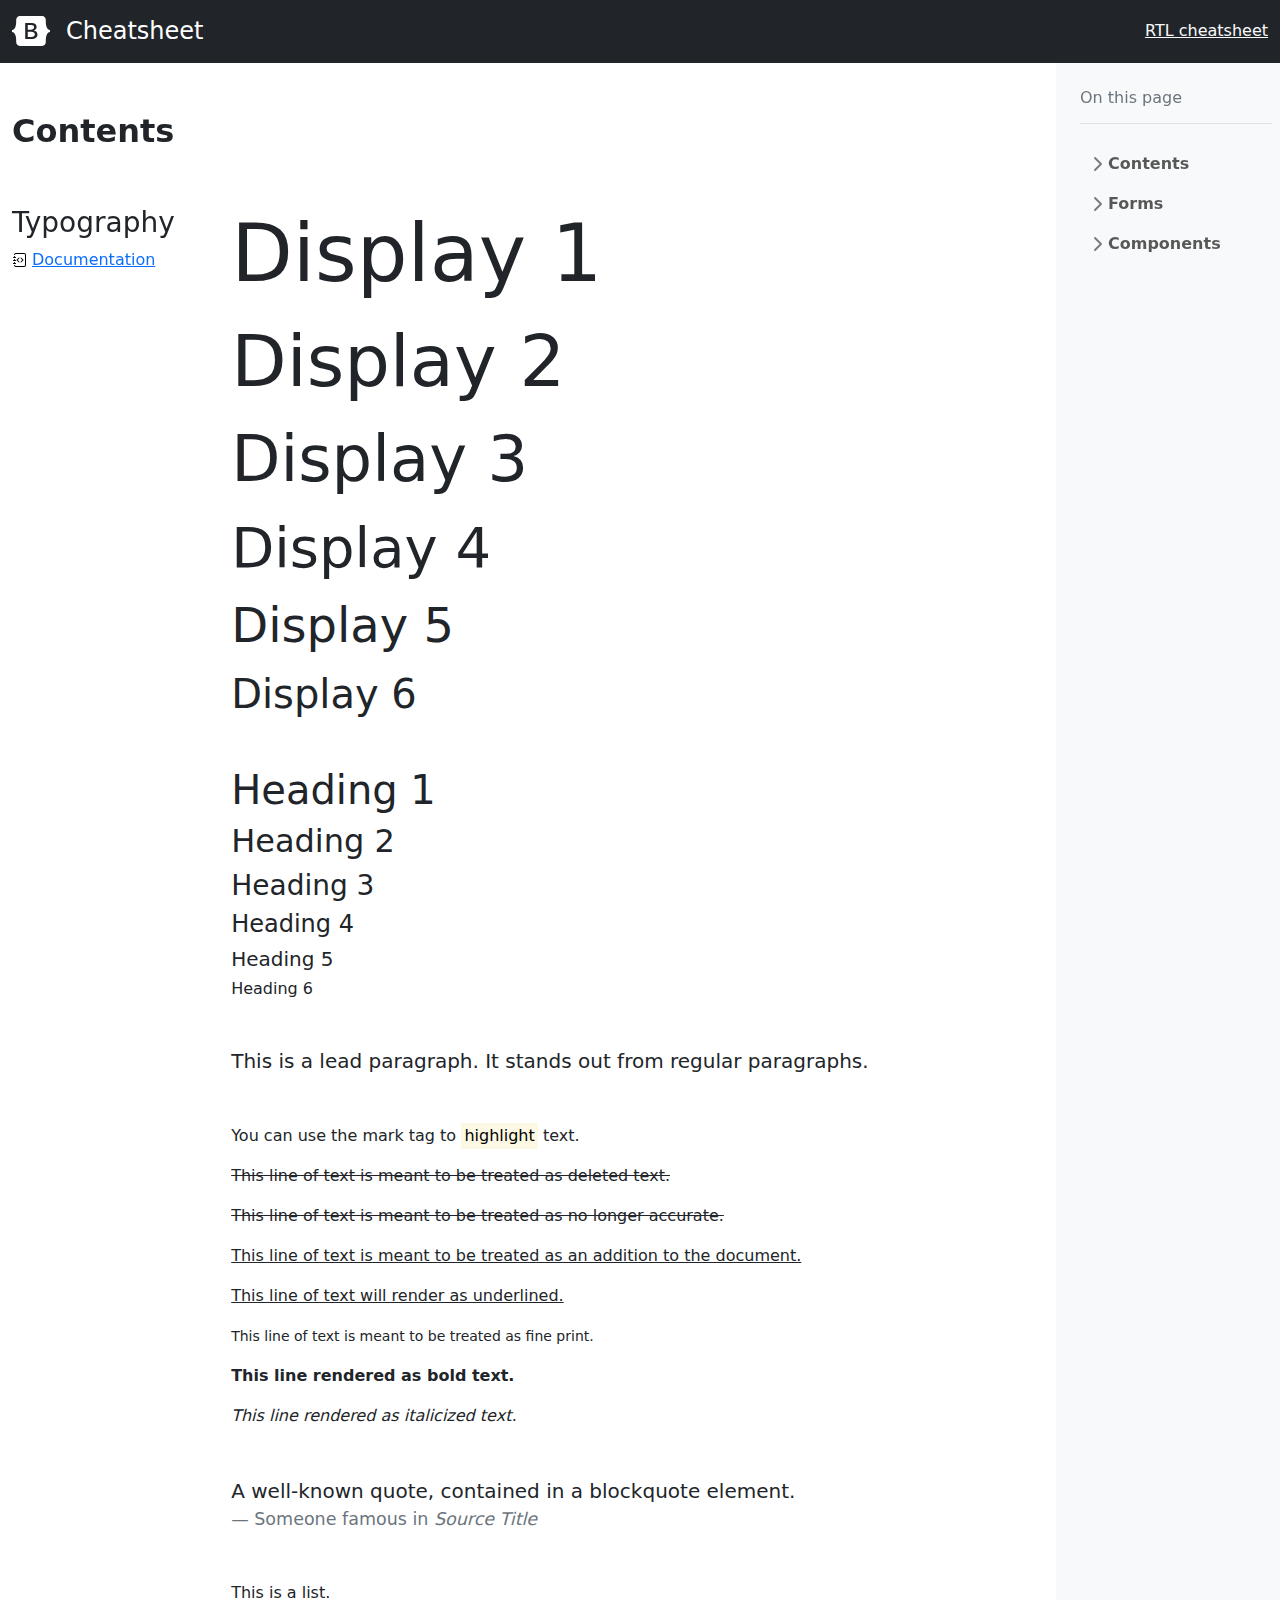
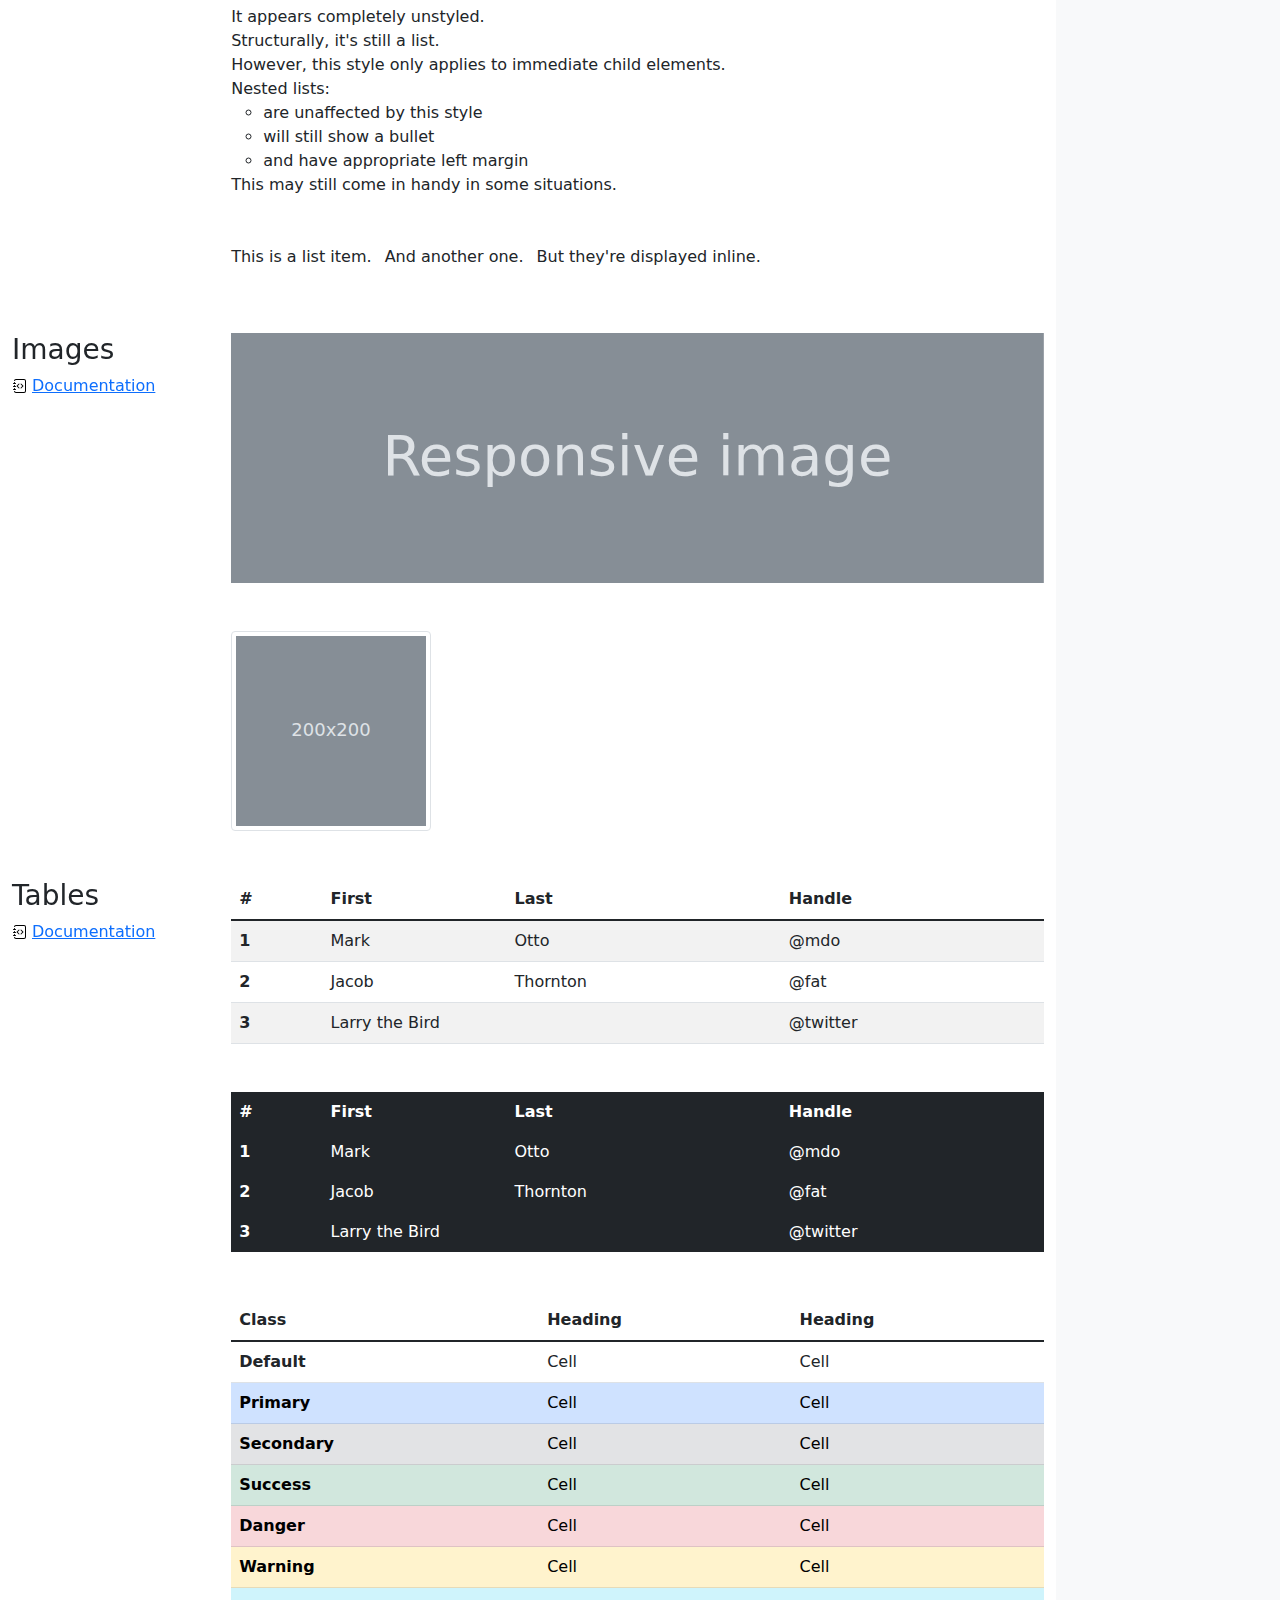
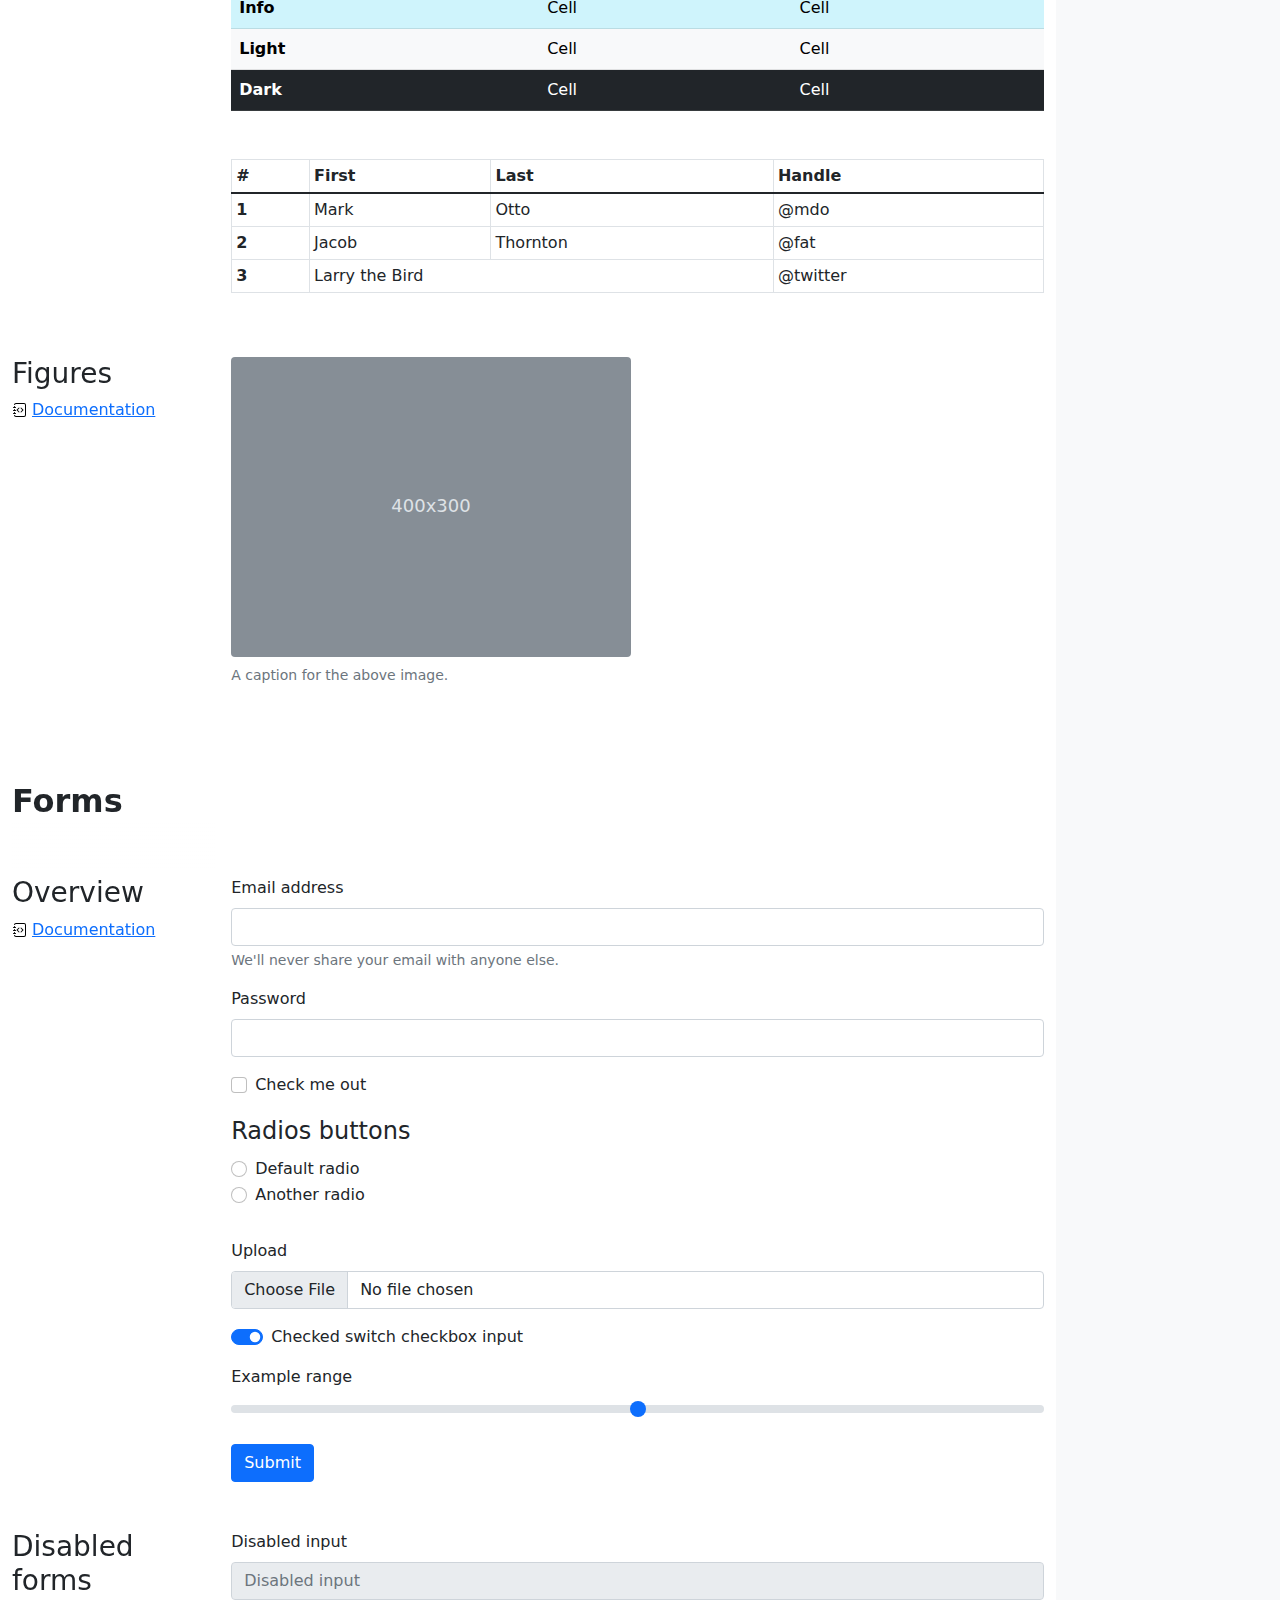
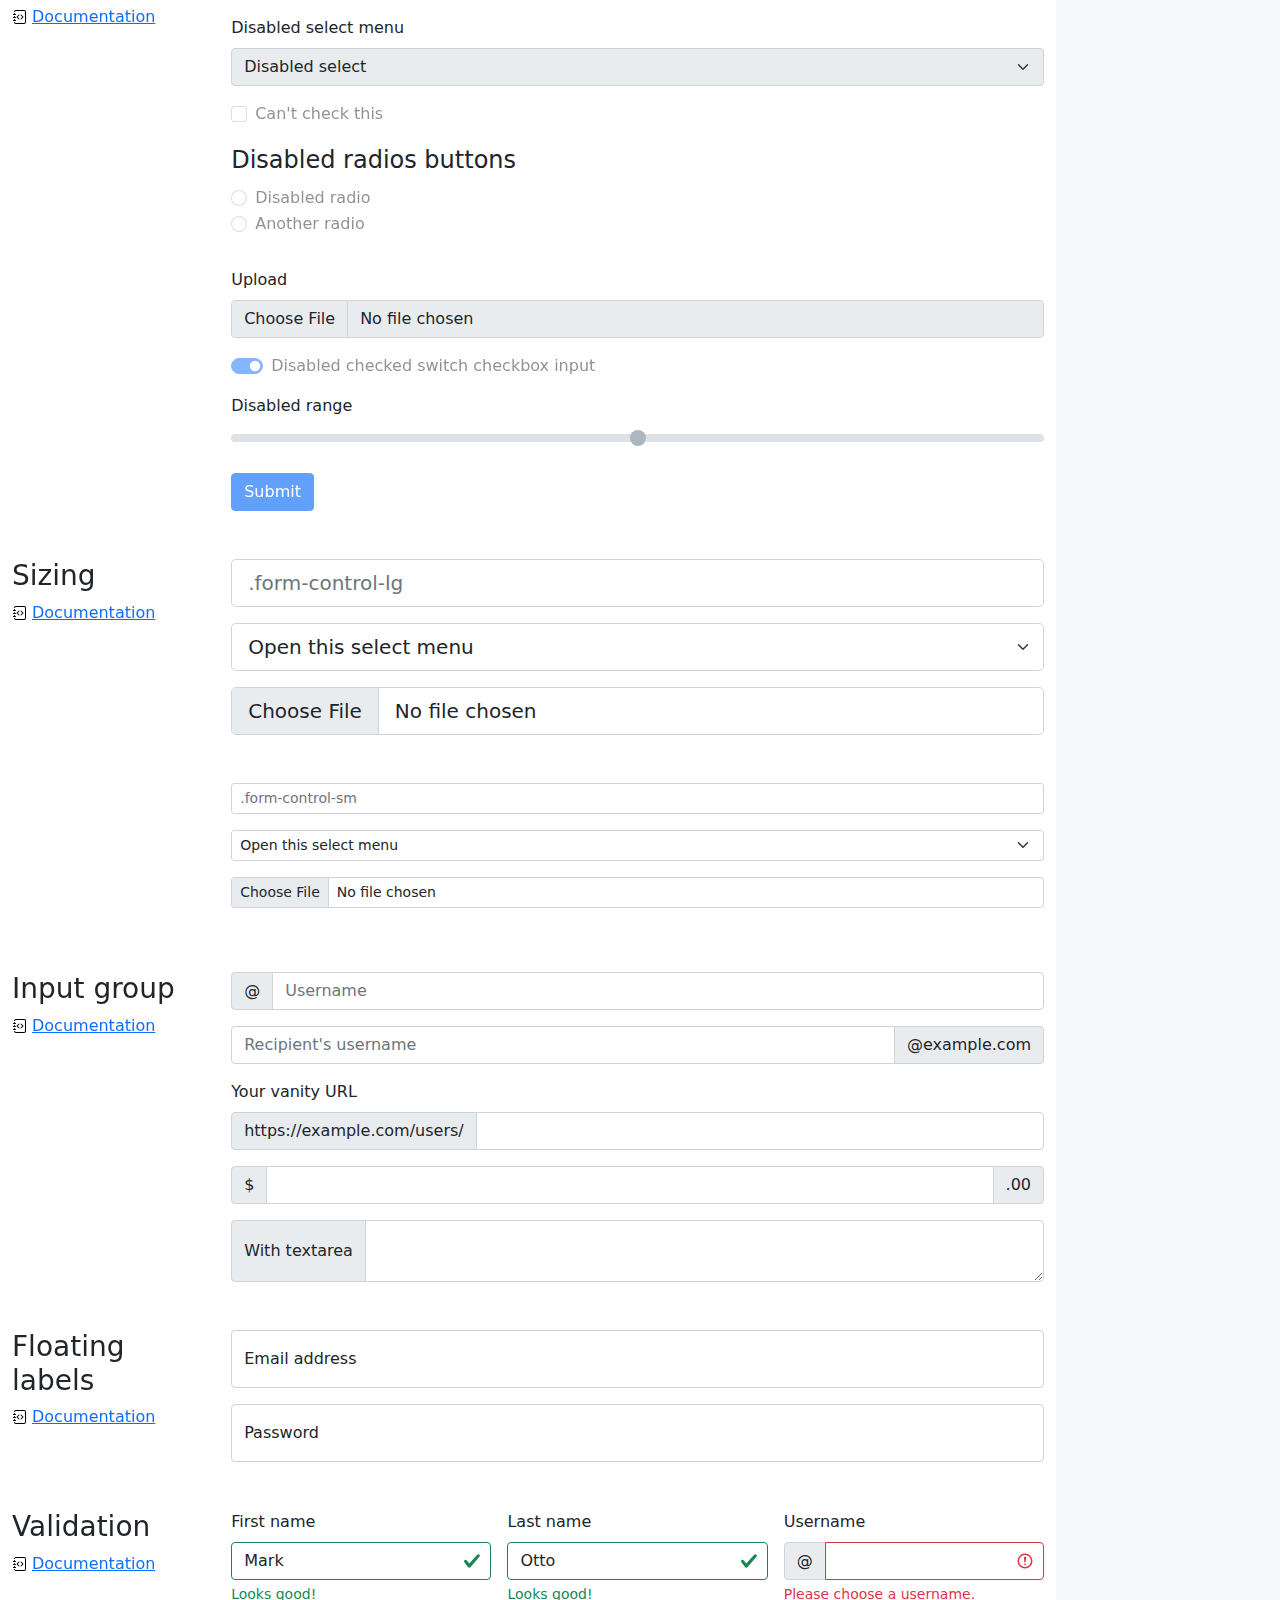
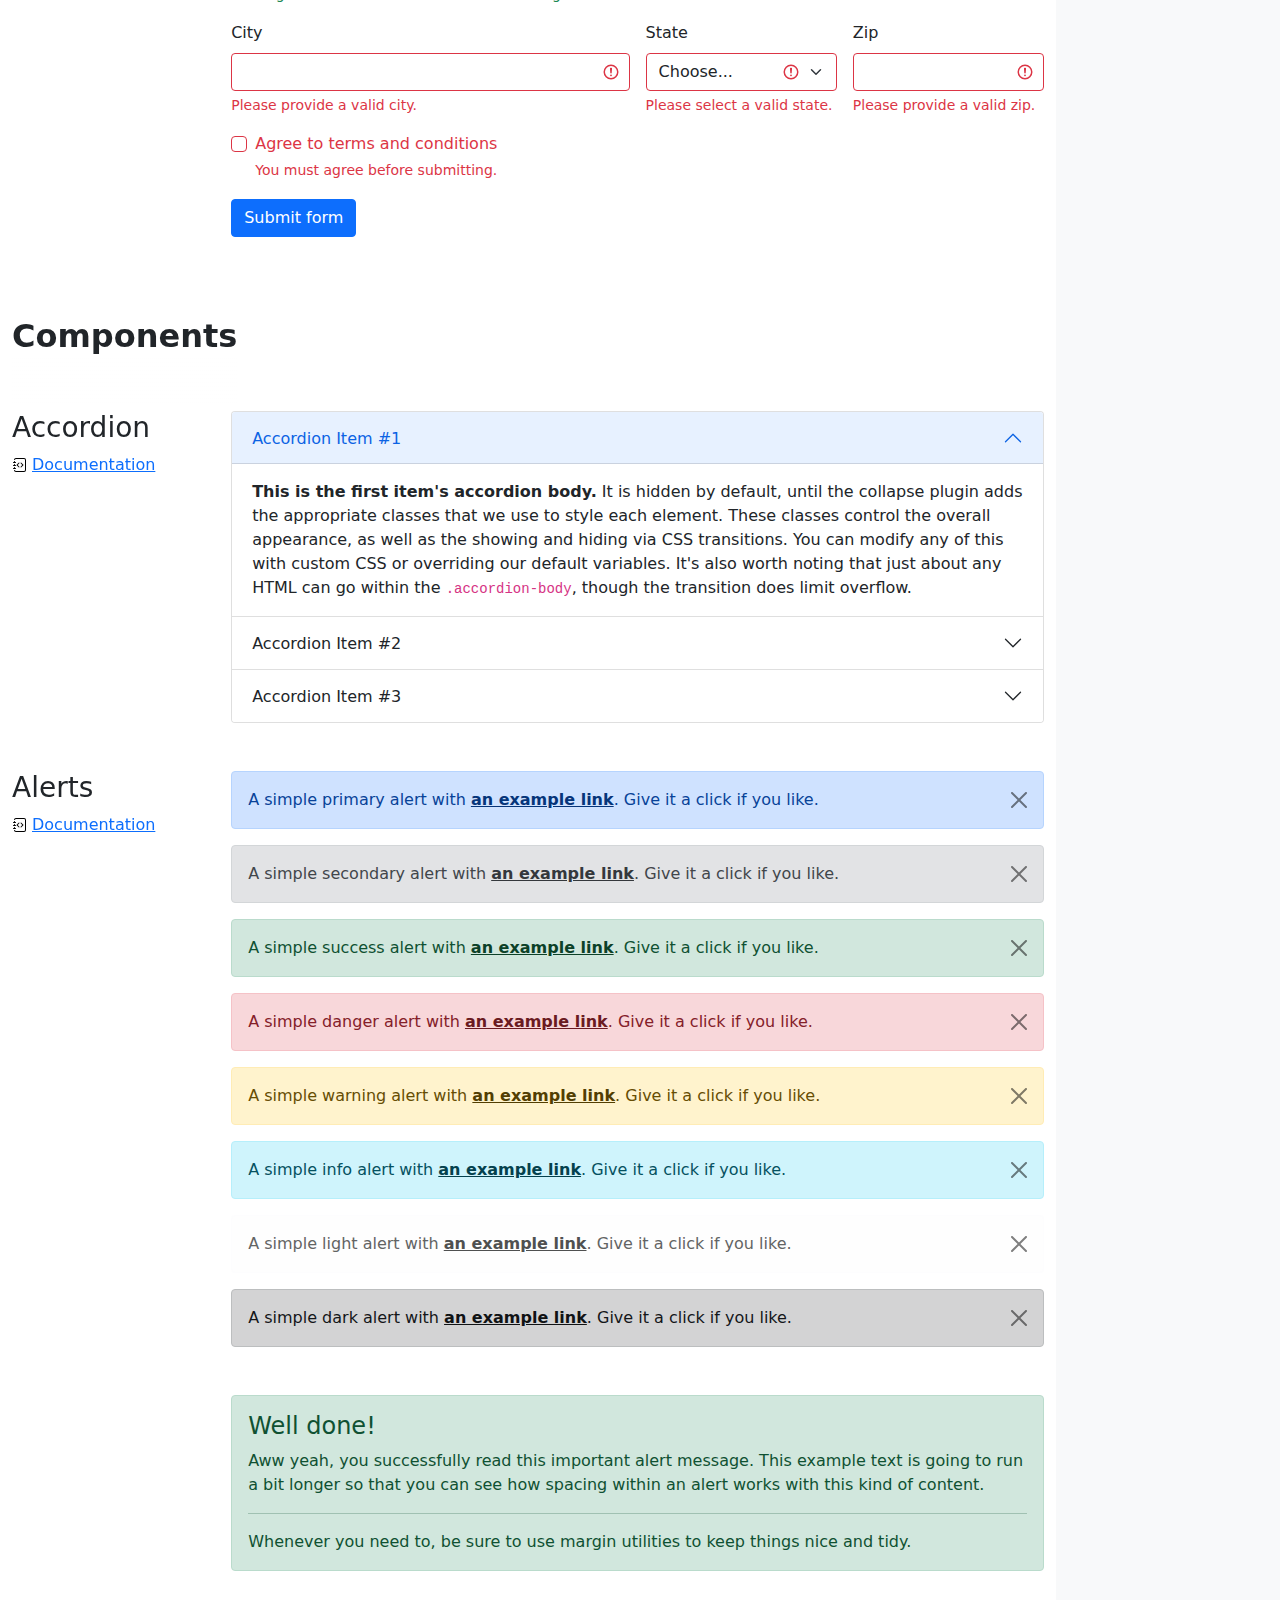
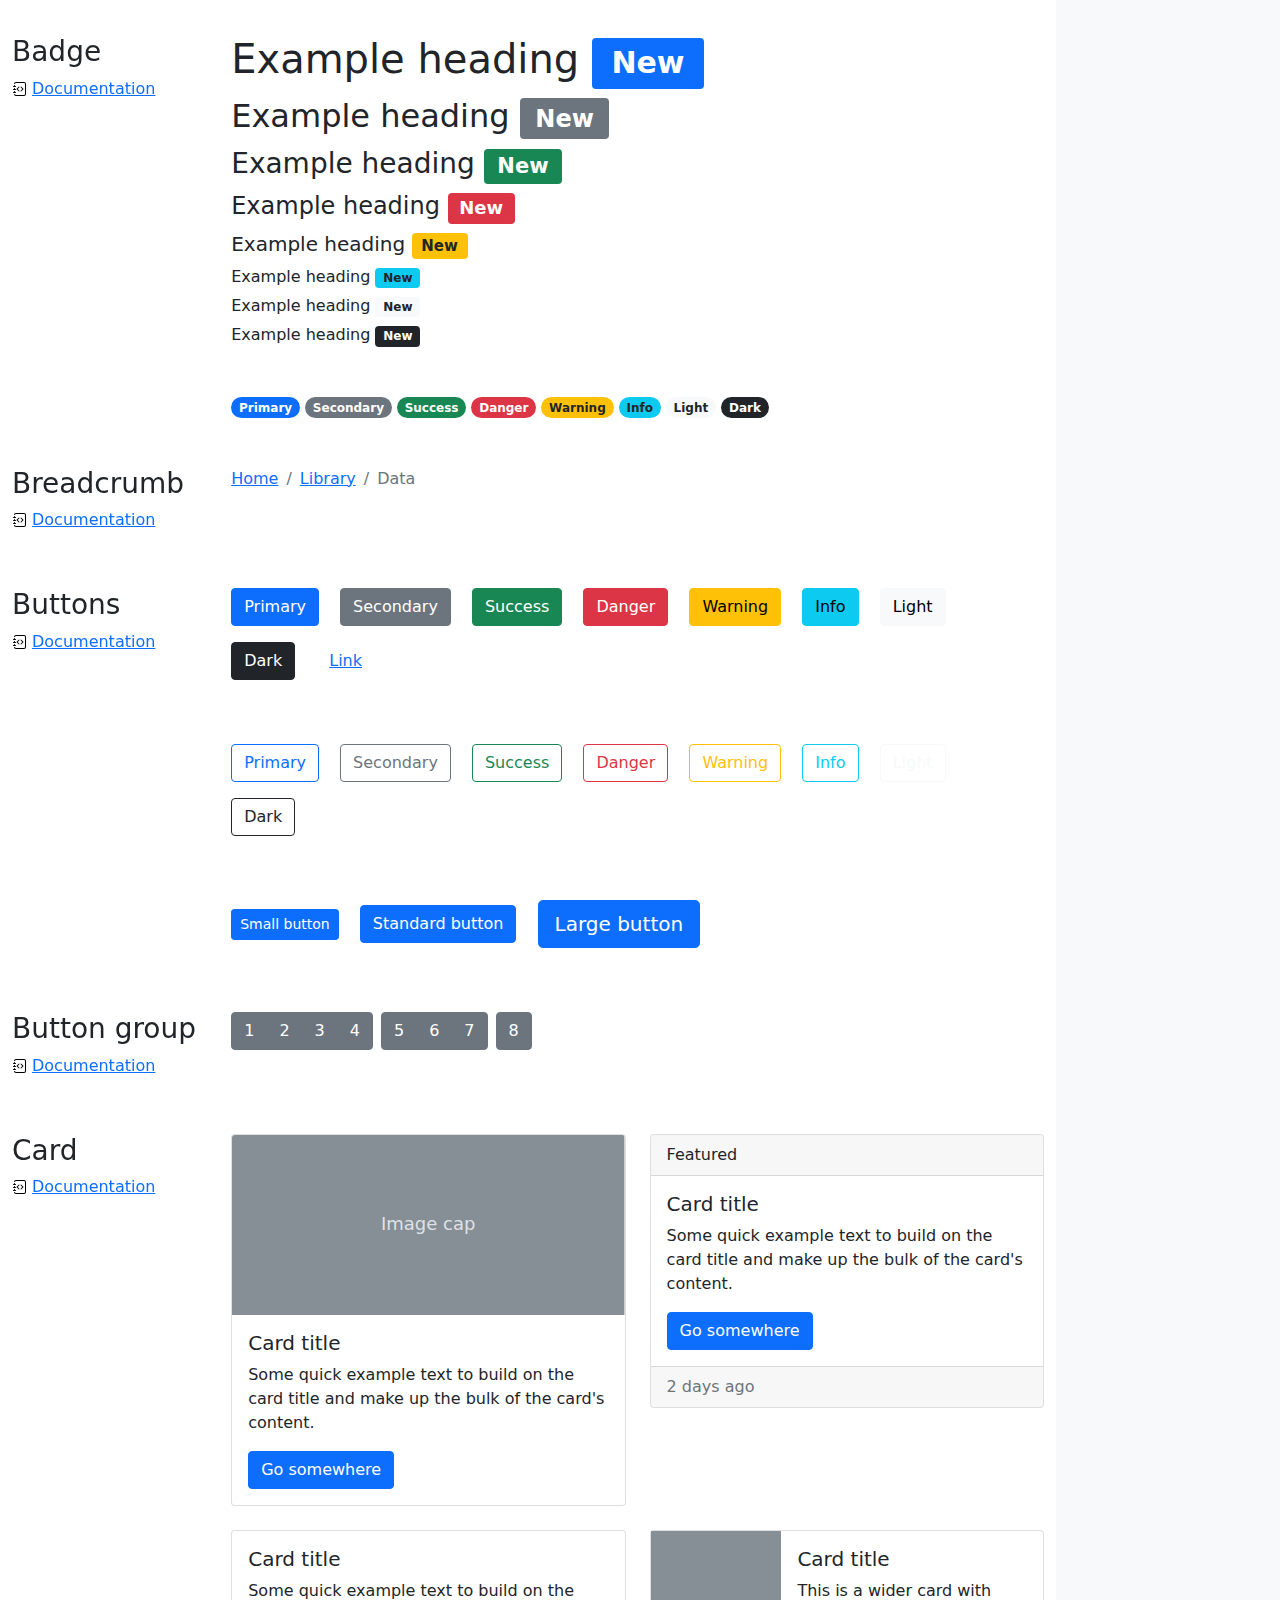
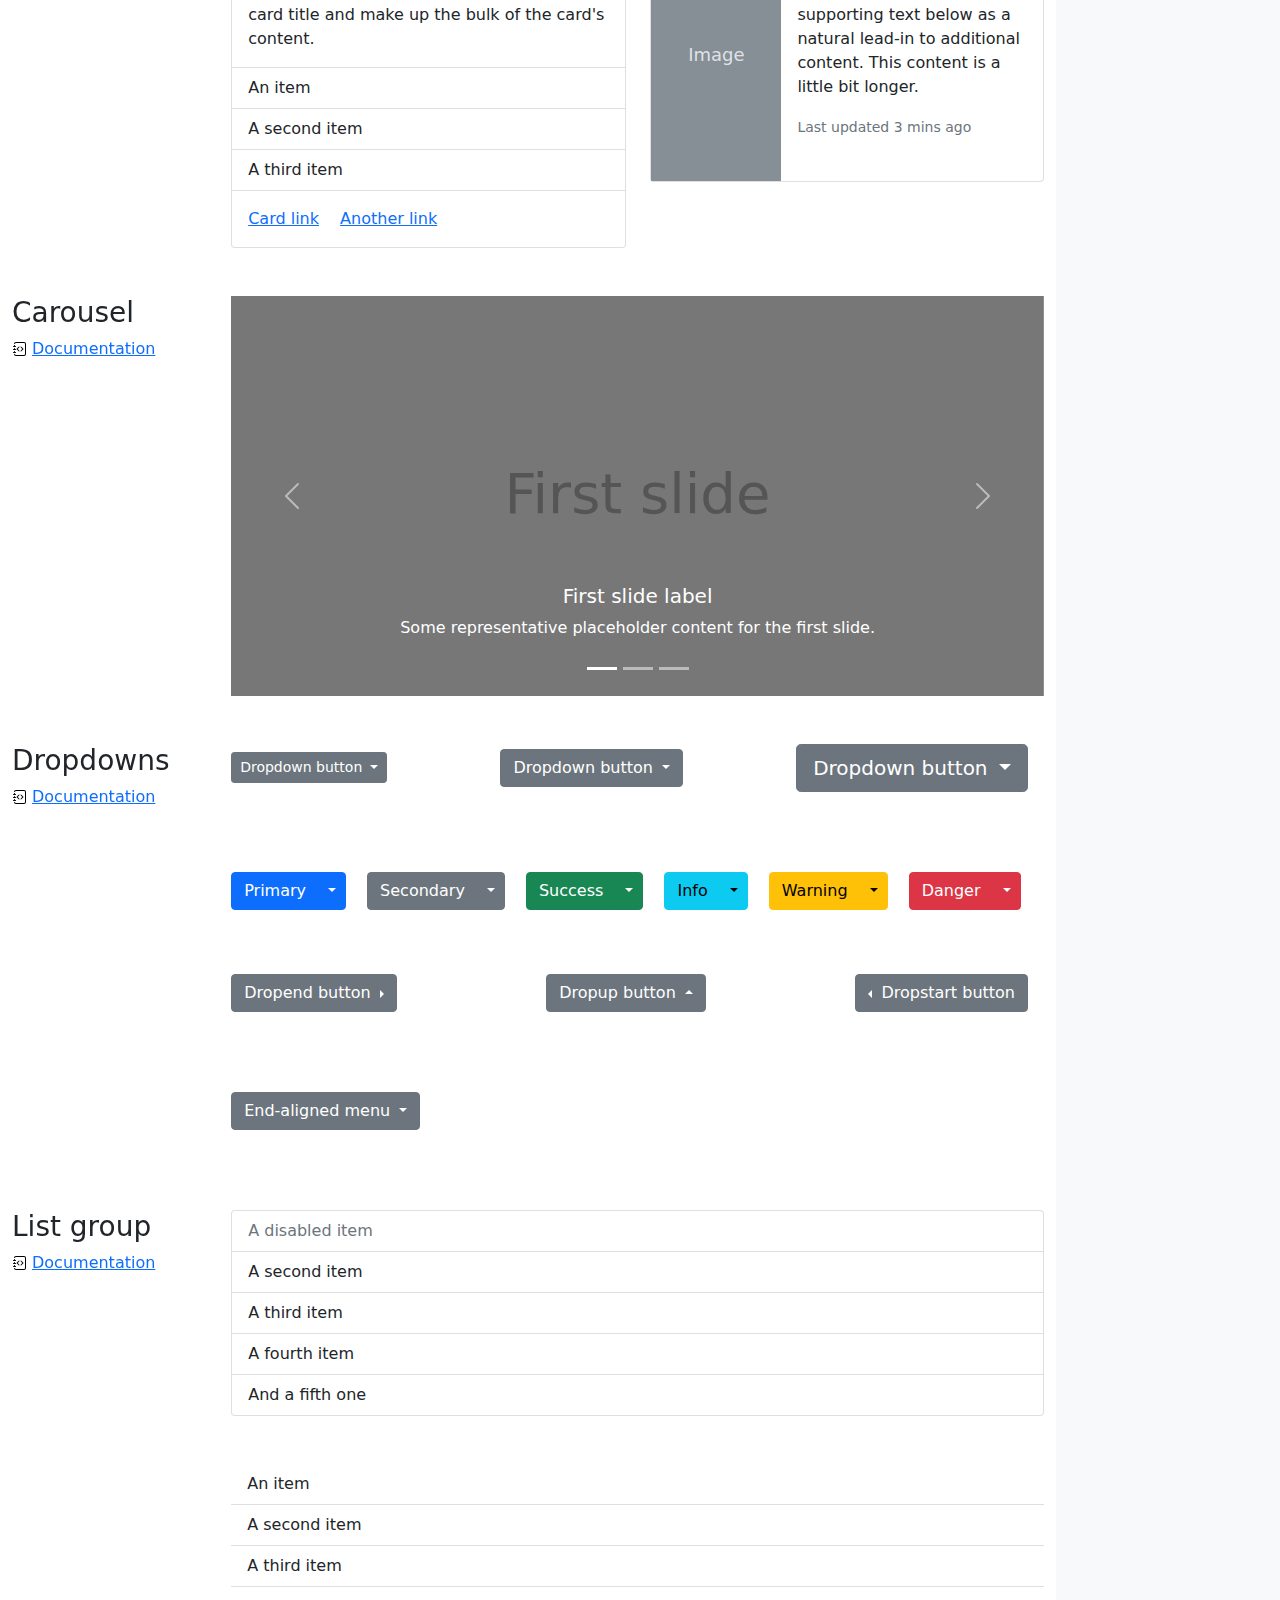
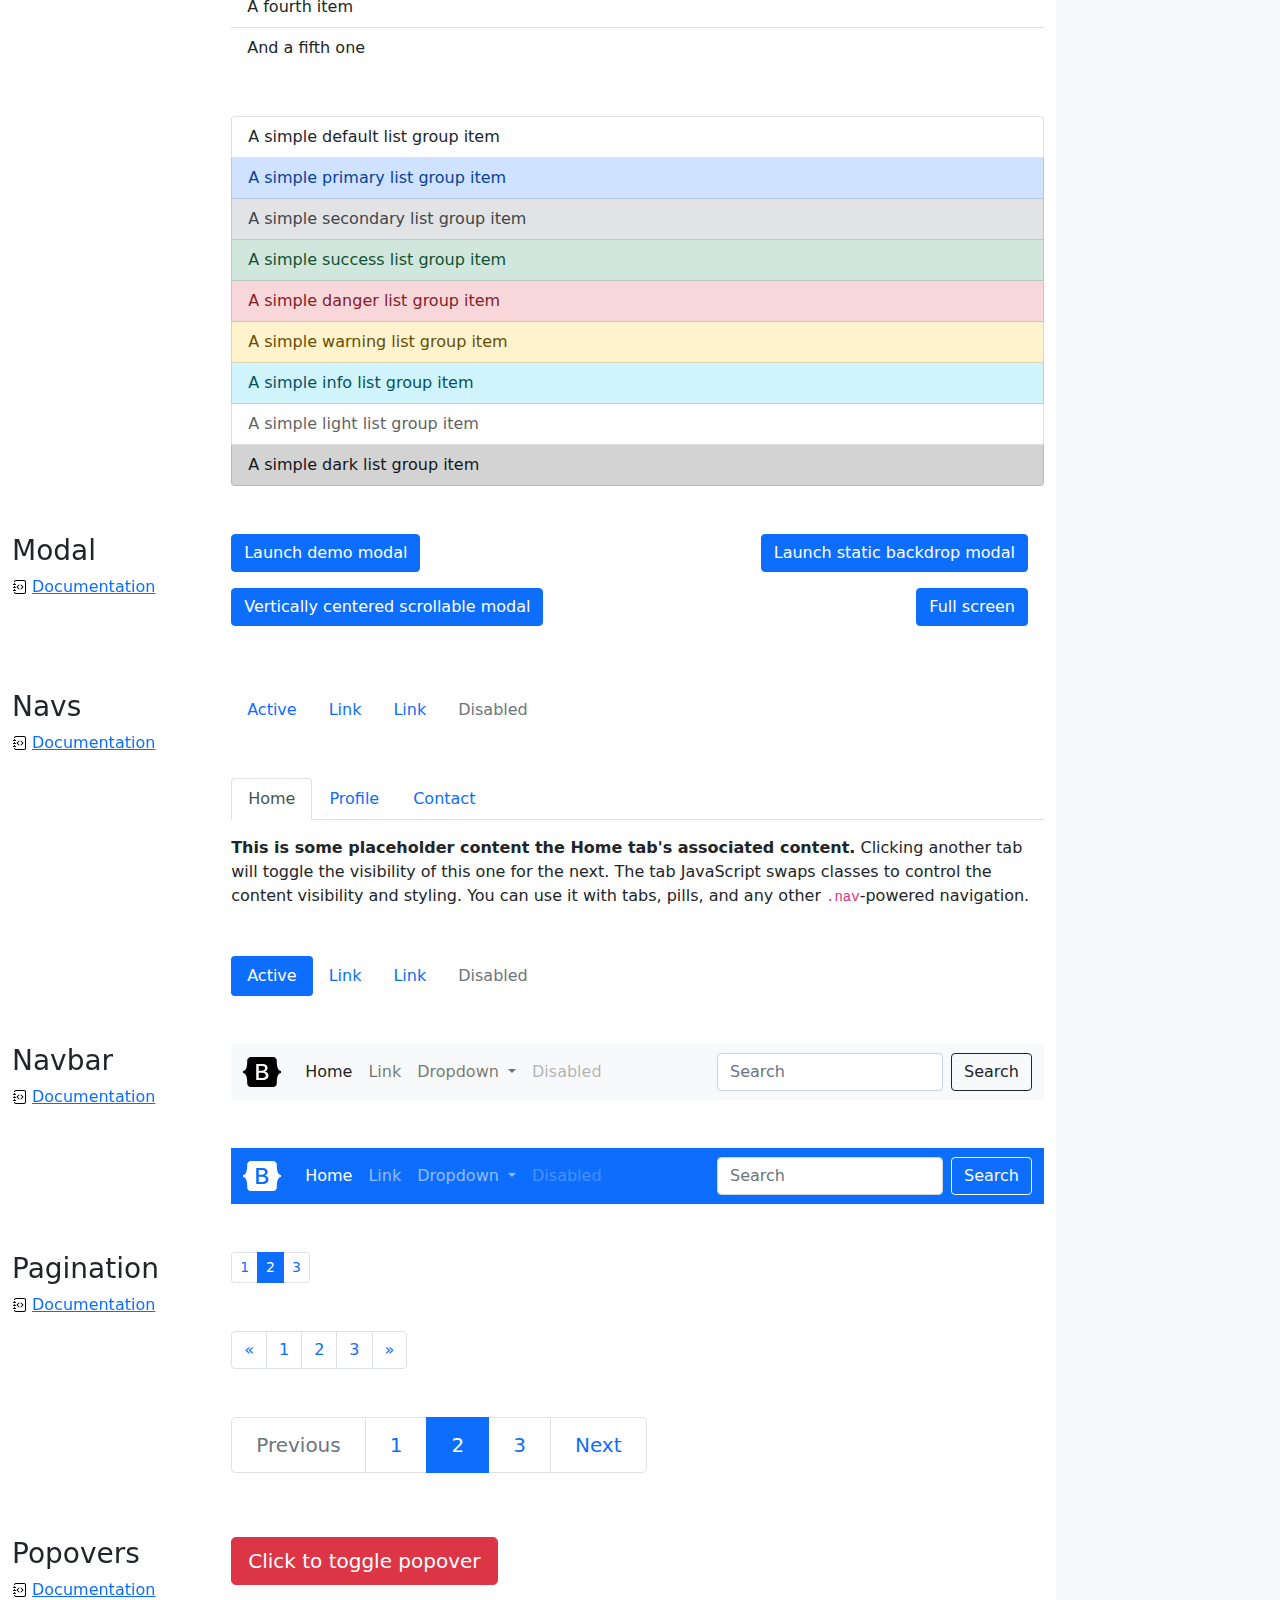
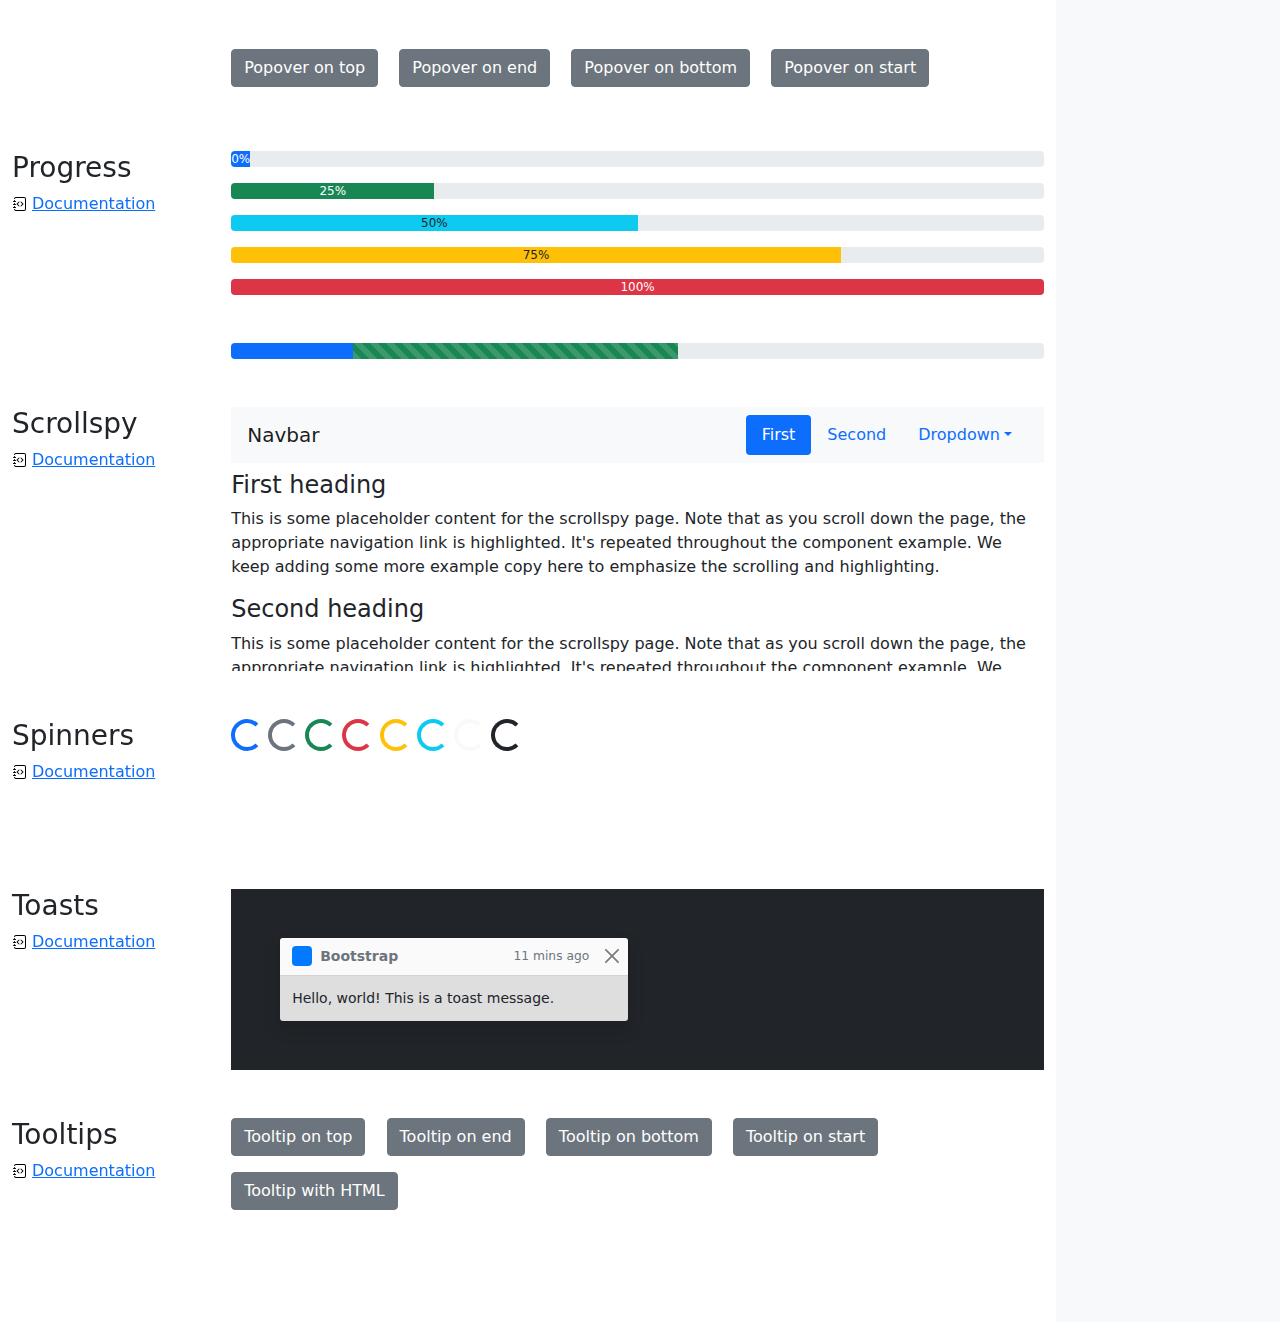
<file: bootstrap-5.1.3-examples/cheatsheet/index.html>
<!doctype html>
<html lang="en">
  <head>
    <meta charset="utf-8">
    <meta name="viewport" content="width=device-width, initial-scale=1">
    <meta name="description" content="">
    <meta name="author" content="Mark Otto, Jacob Thornton, and Bootstrap contributors">
    <meta name="generator" content="Hugo 0.88.1">
    <title>Cheatsheet · Bootstrap v5.1</title>

    <link rel="canonical" href="https://getbootstrap.com/docs/5.1/examples/cheatsheet/">

    

    <!-- Bootstrap core CSS -->
<link href="../assets/dist/css/bootstrap.min.css" rel="stylesheet">

    <style>
      .bd-placeholder-img {
        font-size: 1.125rem;
        text-anchor: middle;
        -webkit-user-select: none;
        -moz-user-select: none;
        user-select: none;
      }

      @media (min-width: 768px) {
        .bd-placeholder-img-lg {
          font-size: 3.5rem;
        }
      }
    </style>

    
    <!-- Custom styles for this template -->
    <link href="cheatsheet.css" rel="stylesheet">
  </head>
  <body class="bg-light">
    
<header class="bd-header bg-dark py-3 d-flex align-items-stretch border-bottom border-dark">
  <div class="container-fluid d-flex align-items-center">
    <h1 class="d-flex align-items-center fs-4 text-white mb-0">
      <img src="../assets/brand/bootstrap-logo-white.svg" width="38" height="30" class="me-3" alt="Bootstrap">
      Cheatsheet
    </h1>
    <a href="../examples/cheatsheet-rtl/" class="ms-auto link-light" hreflang="ar">RTL cheatsheet</a>
  </div>
</header>
<aside class="bd-aside sticky-xl-top text-muted align-self-start mb-3 mb-xl-5 px-2">
  <h2 class="h6 pt-4 pb-3 mb-4 border-bottom">On this page</h2>
  <nav class="small" id="toc">
    <ul class="list-unstyled">
      <li class="my-2">
        <button class="btn d-inline-flex align-items-center collapsed" data-bs-toggle="collapse" aria-expanded="false" data-bs-target="#contents-collapse" aria-controls="contents-collapse">Contents</button>
        <ul class="list-unstyled ps-3 collapse" id="contents-collapse">
          <li><a class="d-inline-flex align-items-center rounded" href="#typography">Typography</a></li>
          <li><a class="d-inline-flex align-items-center rounded" href="#images">Images</a></li>
          <li><a class="d-inline-flex align-items-center rounded" href="#tables">Tables</a></li>
          <li><a class="d-inline-flex align-items-center rounded" href="#figures">Figures</a></li>
        </ul>
      </li>
      <li class="my-2">
        <button class="btn d-inline-flex align-items-center collapsed" data-bs-toggle="collapse" aria-expanded="false" data-bs-target="#forms-collapse" aria-controls="forms-collapse">Forms</button>
        <ul class="list-unstyled ps-3 collapse" id="forms-collapse">
          <li><a class="d-inline-flex align-items-center rounded" href="#overview">Overview</a></li>
          <li><a class="d-inline-flex align-items-center rounded" href="#disabled-forms">Disabled forms</a></li>
          <li><a class="d-inline-flex align-items-center rounded" href="#sizing">Sizing</a></li>
          <li><a class="d-inline-flex align-items-center rounded" href="#input-group">Input group</a></li>
          <li><a class="d-inline-flex align-items-center rounded" href="#floating-labels">Floating labels</a></li>
          <li><a class="d-inline-flex align-items-center rounded" href="#validation">Validation</a></li>
        </ul>
      </li>
      <li class="my-2">
        <button class="btn d-inline-flex align-items-center collapsed" data-bs-toggle="collapse" aria-expanded="false" data-bs-target="#components-collapse" aria-controls="components-collapse">Components</button>
        <ul class="list-unstyled ps-3 collapse" id="components-collapse">
          <li><a class="d-inline-flex align-items-center rounded" href="#accordion">Accordion</a></li>
          <li><a class="d-inline-flex align-items-center rounded" href="#alerts">Alerts</a></li>
          <li><a class="d-inline-flex align-items-center rounded" href="#badge">Badge</a></li>
          <li><a class="d-inline-flex align-items-center rounded" href="#breadcrumb">Breadcrumb</a></li>
          <li><a class="d-inline-flex align-items-center rounded" href="#buttons">Buttons</a></li>
          <li><a class="d-inline-flex align-items-center rounded" href="#button-group">Button group</a></li>
          <li><a class="d-inline-flex align-items-center rounded" href="#card">Card</a></li>
          <li><a class="d-inline-flex align-items-center rounded" href="#carousel">Carousel</a></li>
          <li><a class="d-inline-flex align-items-center rounded" href="#dropdowns">Dropdowns</a></li>
          <li><a class="d-inline-flex align-items-center rounded" href="#list-group">List group</a></li>
          <li><a class="d-inline-flex align-items-center rounded" href="#modal">Modal</a></li>
          <li><a class="d-inline-flex align-items-center rounded" href="#navs">Navs</a></li>
          <li><a class="d-inline-flex align-items-center rounded" href="#navbar">Navbar</a></li>
          <li><a class="d-inline-flex align-items-center rounded" href="#pagination">Pagination</a></li>
          <li><a class="d-inline-flex align-items-center rounded" href="#popovers">Popovers</a></li>
          <li><a class="d-inline-flex align-items-center rounded" href="#progress">Progress</a></li>
          <li><a class="d-inline-flex align-items-center rounded" href="#scrollspy">Scrollspy</a></li>
          <li><a class="d-inline-flex align-items-center rounded" href="#spinners">Spinners</a></li>
          <li><a class="d-inline-flex align-items-center rounded" href="#toasts">Toasts</a></li>
          <li><a class="d-inline-flex align-items-center rounded" href="#tooltips">Tooltips</a></li>
        </ul>
      </li>
    </ul>
  </nav>
</aside>
<div class="bd-cheatsheet container-fluid bg-body">
  <section id="content">
    <h2 class="sticky-xl-top fw-bold pt-3 pt-xl-5 pb-2 pb-xl-3">Contents</h2>

    <article class="my-3" id="typography">
      <div class="bd-heading sticky-xl-top align-self-start mt-5 mb-3 mt-xl-0 mb-xl-2">
        <h3>Typography</h3>
        <a class="d-flex align-items-center" href="../content/typography/">Documentation</a>
      </div>

      <div>
        <div class="bd-example">
        <p class="display-1">Display 1</p>
        <p class="display-2">Display 2</p>
        <p class="display-3">Display 3</p>
        <p class="display-4">Display 4</p>
        <p class="display-5">Display 5</p>
        <p class="display-6">Display 6</p>
        </div>

        <div class="bd-example">
        <p class="h1">Heading 1</p>
        <p class="h2">Heading 2</p>
        <p class="h3">Heading 3</p>
        <p class="h4">Heading 4</p>
        <p class="h5">Heading 5</p>
        <p class="h6">Heading 6</p>
        </div>

        <div class="bd-example">
        <p class="lead">
          This is a lead paragraph. It stands out from regular paragraphs.
        </p>
        </div>

        <div class="bd-example">
        <p>You can use the mark tag to <mark>highlight</mark> text.</p>
        <p><del>This line of text is meant to be treated as deleted text.</del></p>
        <p><s>This line of text is meant to be treated as no longer accurate.</s></p>
        <p><ins>This line of text is meant to be treated as an addition to the document.</ins></p>
        <p><u>This line of text will render as underlined.</u></p>
        <p><small>This line of text is meant to be treated as fine print.</small></p>
        <p><strong>This line rendered as bold text.</strong></p>
        <p><em>This line rendered as italicized text.</em></p>
        </div>

        <div class="bd-example">
        <blockquote class="blockquote">
          <p>A well-known quote, contained in a blockquote element.</p>
          <footer class="blockquote-footer">Someone famous in <cite title="Source Title">Source Title</cite></footer>
        </blockquote>
        </div>

        <div class="bd-example">
        <ul class="list-unstyled">
          <li>This is a list.</li>
          <li>It appears completely unstyled.</li>
          <li>Structurally, it's still a list.</li>
          <li>However, this style only applies to immediate child elements.</li>
          <li>Nested lists:
            <ul>
              <li>are unaffected by this style</li>
              <li>will still show a bullet</li>
              <li>and have appropriate left margin</li>
            </ul>
          </li>
          <li>This may still come in handy in some situations.</li>
        </ul>
        </div>

        <div class="bd-example">
        <ul class="list-inline">
          <li class="list-inline-item">This is a list item.</li>
          <li class="list-inline-item">And another one.</li>
          <li class="list-inline-item">But they're displayed inline.</li>
        </ul>
        </div>
      </div>
    </article>
    <article class="my-3" id="images">
      <div class="bd-heading sticky-xl-top align-self-start mt-5 mb-3 mt-xl-0 mb-xl-2">
        <h3>Images</h3>
        <a class="d-flex align-items-center" href="../content/images/">Documentation</a>
      </div>

      <div>
        <div class="bd-example">
        <svg class="bd-placeholder-img bd-placeholder-img-lg img-fluid" width="100%" height="250" xmlns="http://www.w3.org/2000/svg" role="img" aria-label="Placeholder: Responsive image" preserveAspectRatio="xMidYMid slice" focusable="false"><title>Placeholder</title><rect width="100%" height="100%" fill="#868e96"/><text x="50%" y="50%" fill="#dee2e6" dy=".3em">Responsive image</text></svg>

        </div>

        <div class="bd-example">
        <svg class="bd-placeholder-img img-thumbnail" width="200" height="200" xmlns="http://www.w3.org/2000/svg" role="img" aria-label="A generic square placeholder image with a white border around it, making it resemble a photograph taken with an old instant camera: 200x200" preserveAspectRatio="xMidYMid slice" focusable="false"><title>A generic square placeholder image with a white border around it, making it resemble a photograph taken with an old instant camera</title><rect width="100%" height="100%" fill="#868e96"/><text x="50%" y="50%" fill="#dee2e6" dy=".3em">200x200</text></svg>

        </div>
      </div>
    </article>
    <article class="my-3" id="tables">
      <div class="bd-heading sticky-xl-top align-self-start mt-5 mb-3 mt-xl-0 mb-xl-2">
        <h3>Tables</h3>
        <a class="d-flex align-items-center" href="../content/tables/">Documentation</a>
      </div>

      <div>
        <div class="bd-example">
        <table class="table table-striped">
          <thead>
          <tr>
            <th scope="col">#</th>
            <th scope="col">First</th>
            <th scope="col">Last</th>
            <th scope="col">Handle</th>
          </tr>
          </thead>
          <tbody>
          <tr>
            <th scope="row">1</th>
            <td>Mark</td>
            <td>Otto</td>
            <td>@mdo</td>
          </tr>
          <tr>
            <th scope="row">2</th>
            <td>Jacob</td>
            <td>Thornton</td>
            <td>@fat</td>
          </tr>
          <tr>
            <th scope="row">3</th>
            <td colspan="2">Larry the Bird</td>
            <td>@twitter</td>
          </tr>
          </tbody>
        </table>
        </div>

        <div class="bd-example">
        <table class="table table-dark table-borderless">
          <thead>
          <tr>
            <th scope="col">#</th>
            <th scope="col">First</th>
            <th scope="col">Last</th>
            <th scope="col">Handle</th>
          </tr>
          </thead>
          <tbody>
          <tr>
            <th scope="row">1</th>
            <td>Mark</td>
            <td>Otto</td>
            <td>@mdo</td>
          </tr>
          <tr>
            <th scope="row">2</th>
            <td>Jacob</td>
            <td>Thornton</td>
            <td>@fat</td>
          </tr>
          <tr>
            <th scope="row">3</th>
            <td colspan="2">Larry the Bird</td>
            <td>@twitter</td>
          </tr>
          </tbody>
        </table>
        </div>

        <div class="bd-example">
        <table class="table table-hover">
          <thead>
          <tr>
            <th scope="col">Class</th>
            <th scope="col">Heading</th>
            <th scope="col">Heading</th>
          </tr>
          </thead>
          <tbody>
          <tr>
            <th scope="row">Default</th>
            <td>Cell</td>
            <td>Cell</td>
          </tr>
          
          <tr class="table-primary">
            <th scope="row">Primary</th>
            <td>Cell</td>
            <td>Cell</td>
          </tr>
          <tr class="table-secondary">
            <th scope="row">Secondary</th>
            <td>Cell</td>
            <td>Cell</td>
          </tr>
          <tr class="table-success">
            <th scope="row">Success</th>
            <td>Cell</td>
            <td>Cell</td>
          </tr>
          <tr class="table-danger">
            <th scope="row">Danger</th>
            <td>Cell</td>
            <td>Cell</td>
          </tr>
          <tr class="table-warning">
            <th scope="row">Warning</th>
            <td>Cell</td>
            <td>Cell</td>
          </tr>
          <tr class="table-info">
            <th scope="row">Info</th>
            <td>Cell</td>
            <td>Cell</td>
          </tr>
          <tr class="table-light">
            <th scope="row">Light</th>
            <td>Cell</td>
            <td>Cell</td>
          </tr>
          <tr class="table-dark">
            <th scope="row">Dark</th>
            <td>Cell</td>
            <td>Cell</td>
          </tr>
          </tbody>
        </table>
        </div>

        <div class="bd-example">
        <table class="table table-sm table-bordered">
          <thead>
          <tr>
            <th scope="col">#</th>
            <th scope="col">First</th>
            <th scope="col">Last</th>
            <th scope="col">Handle</th>
          </tr>
          </thead>
          <tbody>
          <tr>
            <th scope="row">1</th>
            <td>Mark</td>
            <td>Otto</td>
            <td>@mdo</td>
          </tr>
          <tr>
            <th scope="row">2</th>
            <td>Jacob</td>
            <td>Thornton</td>
            <td>@fat</td>
          </tr>
          <tr>
            <th scope="row">3</th>
            <td colspan="2">Larry the Bird</td>
            <td>@twitter</td>
          </tr>
          </tbody>
        </table>
        </div>
      </div>
    </article>
    <article class="my-3" id="figures">
      <div class="bd-heading sticky-xl-top align-self-start mt-5 mb-3 mt-xl-0 mb-xl-2">
        <h3>Figures</h3>
        <a class="d-flex align-items-center" href="../content/figures/">Documentation</a>
      </div>

      <div>
        <div class="bd-example">
        <figure class="figure">
          <svg class="bd-placeholder-img figure-img img-fluid rounded" width="400" height="300" xmlns="http://www.w3.org/2000/svg" role="img" aria-label="Placeholder: 400x300" preserveAspectRatio="xMidYMid slice" focusable="false"><title>Placeholder</title><rect width="100%" height="100%" fill="#868e96"/><text x="50%" y="50%" fill="#dee2e6" dy=".3em">400x300</text></svg>

          <figcaption class="figure-caption">A caption for the above image.</figcaption>
        </figure>
        </div>
      </div>
    </article>
  </section>

  <section id="forms">
    <h2 class="sticky-xl-top fw-bold pt-3 pt-xl-5 pb-2 pb-xl-3">Forms</h2>

    <article class="my-3" id="overview">
      <div class="bd-heading sticky-xl-top align-self-start mt-5 mb-3 mt-xl-0 mb-xl-2">
        <h3>Overview</h3>
        <a class="d-flex align-items-center" href="../forms/overview/">Documentation</a>
      </div>

      <div>
        <div class="bd-example">
        <form>
          <div class="mb-3">
            <label for="exampleInputEmail1" class="form-label">Email address</label>
            <input type="email" class="form-control" id="exampleInputEmail1" aria-describedby="emailHelp">
            <div id="emailHelp" class="form-text">We'll never share your email with anyone else.</div>
          </div>
          <div class="mb-3">
            <label for="exampleInputPassword1" class="form-label">Password</label>
            <input type="password" class="form-control" id="exampleInputPassword1">
          </div>
          <div class="mb-3 form-check">
            <input type="checkbox" class="form-check-input" id="exampleCheck1">
            <label class="form-check-label" for="exampleCheck1">Check me out</label>
          </div>
          <fieldset class="mb-3">
            <legend>Radios buttons</legend>
            <div class="form-check">
              <input type="radio" name="radios" class="form-check-input" id="exampleRadio1">
              <label class="form-check-label" for="exampleRadio1">Default radio</label>
            </div>
            <div class="mb-3 form-check">
              <input type="radio" name="radios" class="form-check-input" id="exampleRadio2">
              <label class="form-check-label" for="exampleRadio2">Another radio</label>
            </div>
          </fieldset>
          <div class="mb-3">
            <label class="form-label" for="customFile">Upload</label>
            <input type="file" class="form-control" id="customFile">
          </div>
          <div class="mb-3 form-check form-switch">
            <input class="form-check-input" type="checkbox" role="switch" id="flexSwitchCheckChecked" checked>
            <label class="form-check-label" for="flexSwitchCheckChecked">Checked switch checkbox input</label>
          </div>
          <div class="mb-3">
            <label for="customRange3" class="form-label">Example range</label>
            <input type="range" class="form-range" min="0" max="5" step="0.5" id="customRange3">
          </div>
          <button type="submit" class="btn btn-primary">Submit</button>
        </form>
        </div>
      </div>
    </article>
    <article class="my-3" id="disabled-forms">
      <div class="bd-heading sticky-xl-top align-self-start mt-5 mb-3 mt-xl-0 mb-xl-2">
        <h3>Disabled forms</h3>
        <a class="d-flex align-items-center" href="../forms/overview/#disabled-forms">Documentation</a>
      </div>

      <div>
        <div class="bd-example">
        <form>
          <fieldset disabled aria-label="Disabled fieldset example">
            <div class="mb-3">
              <label for="disabledTextInput" class="form-label">Disabled input</label>
              <input type="text" id="disabledTextInput" class="form-control" placeholder="Disabled input">
            </div>
            <div class="mb-3">
              <label for="disabledSelect" class="form-label">Disabled select menu</label>
              <select id="disabledSelect" class="form-select">
                <option>Disabled select</option>
              </select>
            </div>
            <div class="mb-3">
              <div class="form-check">
                <input class="form-check-input" type="checkbox" id="disabledFieldsetCheck" disabled>
                <label class="form-check-label" for="disabledFieldsetCheck">
                  Can't check this
                </label>
              </div>
            </div>
            <fieldset class="mb-3">
              <legend>Disabled radios buttons</legend>
              <div class="form-check">
                <input type="radio" name="radios" class="form-check-input" id="disabledRadio1" disabled>
                <label class="form-check-label" for="disabledRadio1">Disabled radio</label>
              </div>
              <div class="mb-3 form-check">
                <input type="radio" name="radios" class="form-check-input" id="disabledRadio2" disabled>
                <label class="form-check-label" for="disabledRadio2">Another radio</label>
              </div>
            </fieldset>
            <div class="mb-3">
              <label class="form-label" for="disabledCustomFile">Upload</label>
              <input type="file" class="form-control" id="disabledCustomFile" disabled>
            </div>
            <div class="mb-3 form-check form-switch">
              <input class="form-check-input" type="checkbox" role="switch" id="disabledSwitchCheckChecked" checked disabled>
              <label class="form-check-label" for="disabledSwitchCheckChecked">Disabled checked switch checkbox input</label>
            </div>
            <div class="mb-3">
              <label for="disabledRange" class="form-label">Disabled range</label>
              <input type="range" class="form-range" min="0" max="5" step="0.5" id="disabledRange">
            </div>
            <button type="submit" class="btn btn-primary">Submit</button>
          </fieldset>
        </form>
        </div>
      </div>
    </article>
    <article class="my-3" id="sizing">
      <div class="bd-heading sticky-xl-top align-self-start mt-5 mb-3 mt-xl-0 mb-xl-2">
        <h3>Sizing</h3>
        <a class="d-flex align-items-center" href="../forms/form-control/#sizing">Documentation</a>
      </div>

      <div>
        <div class="bd-example">
        <div class="mb-3">
          <input class="form-control form-control-lg" type="text" placeholder=".form-control-lg" aria-label=".form-control-lg example">
        </div>
        <div class="mb-3">
          <select class="form-select form-select-lg mb-3" aria-label=".form-select-lg example">
            <option selected>Open this select menu</option>
            <option value="1">One</option>
            <option value="2">Two</option>
            <option value="3">Three</option>
          </select>
        </div>
        <div class="mb-3">
          <input type="file" class="form-control form-control-lg" aria-label="Large file input example">
        </div>
        </div>

        <div class="bd-example">
        <div class="mb-3">
          <input class="form-control form-control-sm" type="text" placeholder=".form-control-sm" aria-label=".form-control-sm example">
        </div>
        <div class="mb-3">
          <select class="form-select form-select-sm" aria-label=".form-select-sm example">
            <option selected>Open this select menu</option>
            <option value="1">One</option>
            <option value="2">Two</option>
            <option value="3">Three</option>
          </select>
        </div>
        <div class="mb-3">
          <input type="file" class="form-control form-control-sm" aria-label="Small file input example">
        </div>
        </div>
      </div>
    </article>
    <article class="my-3" id="input-group">
      <div class="bd-heading sticky-xl-top align-self-start mt-5 mb-3 mt-xl-0 mb-xl-2">
        <h3>Input group</h3>
        <a class="d-flex align-items-center" href="../forms/input-group/">Documentation</a>
      </div>

      <div>
        <div class="bd-example">
        <div class="input-group mb-3">
          <span class="input-group-text" id="basic-addon1">@</span>
          <input type="text" class="form-control" placeholder="Username" aria-label="Username" aria-describedby="basic-addon1">
        </div>
        <div class="input-group mb-3">
          <input type="text" class="form-control" placeholder="Recipient's username" aria-label="Recipient's username" aria-describedby="basic-addon2">
          <span class="input-group-text" id="basic-addon2">@example.com</span>
        </div>
        <label for="basic-url" class="form-label">Your vanity URL</label>
        <div class="input-group mb-3">
          <span class="input-group-text" id="basic-addon3">https://example.com/users/</span>
          <input type="text" class="form-control" id="basic-url" aria-describedby="basic-addon3">
        </div>
        <div class="input-group mb-3">
          <span class="input-group-text">$</span>
          <input type="text" class="form-control" aria-label="Amount (to the nearest dollar)">
          <span class="input-group-text">.00</span>
        </div>
        <div class="input-group">
          <span class="input-group-text">With textarea</span>
          <textarea class="form-control" aria-label="With textarea"></textarea>
        </div>
        </div>
      </div>
    </article>
    <article class="my-3" id="floating-labels">
      <div class="bd-heading sticky-xl-top align-self-start mt-5 mb-3 mt-xl-0 mb-xl-2">
        <h3>Floating labels</h3>
        <a class="d-flex align-items-center" href="../forms/floating-labels/">Documentation</a>
      </div>

      <div>
        <div class="bd-example">
        <form>
          <div class="form-floating mb-3">
            <input type="email" class="form-control" id="floatingInput" placeholder="name@example.com">
            <label for="floatingInput">Email address</label>
          </div>
          <div class="form-floating">
            <input type="password" class="form-control" id="floatingPassword" placeholder="Password">
            <label for="floatingPassword">Password</label>
          </div>
        </form>
        </div>
      </div>
    </article>
    <article class="my-3" id="validation">
      <div class="bd-heading sticky-xl-top align-self-start mt-5 mb-3 mt-xl-0 mb-xl-2">
        <h3>Validation</h3>
        <a class="d-flex align-items-center" href="../forms/validation/">Documentation</a>
      </div>

      <div>
        <div class="bd-example">
        <form class="row g-3">
          <div class="col-md-4">
            <label for="validationServer01" class="form-label">First name</label>
            <input type="text" class="form-control is-valid" id="validationServer01" value="Mark" required>
            <div class="valid-feedback">
              Looks good!
            </div>
          </div>
          <div class="col-md-4">
            <label for="validationServer02" class="form-label">Last name</label>
            <input type="text" class="form-control is-valid" id="validationServer02" value="Otto" required>
            <div class="valid-feedback">
              Looks good!
            </div>
          </div>
          <div class="col-md-4">
            <label for="validationServerUsername" class="form-label">Username</label>
            <div class="input-group has-validation">
              <span class="input-group-text" id="inputGroupPrepend3">@</span>
              <input type="text" class="form-control is-invalid" id="validationServerUsername" aria-describedby="inputGroupPrepend3" required>
              <div class="invalid-feedback">
                Please choose a username.
              </div>
            </div>
          </div>
          <div class="col-md-6">
            <label for="validationServer03" class="form-label">City</label>
            <input type="text" class="form-control is-invalid" id="validationServer03" required>
            <div class="invalid-feedback">
              Please provide a valid city.
            </div>
          </div>
          <div class="col-md-3">
            <label for="validationServer04" class="form-label">State</label>
            <select class="form-select is-invalid" id="validationServer04" required>
              <option selected disabled value="">Choose...</option>
              <option>...</option>
            </select>
            <div class="invalid-feedback">
              Please select a valid state.
            </div>
          </div>
          <div class="col-md-3">
            <label for="validationServer05" class="form-label">Zip</label>
            <input type="text" class="form-control is-invalid" id="validationServer05" required>
            <div class="invalid-feedback">
              Please provide a valid zip.
            </div>
          </div>
          <div class="col-12">
            <div class="form-check">
              <input class="form-check-input is-invalid" type="checkbox" value="" id="invalidCheck3" required>
              <label class="form-check-label" for="invalidCheck3">
                Agree to terms and conditions
              </label>
              <div class="invalid-feedback">
                You must agree before submitting.
              </div>
            </div>
          </div>
          <div class="col-12">
            <button class="btn btn-primary" type="submit">Submit form</button>
          </div>
        </form>
        </div>
      </div>
    </article>
  </section>

  <section id="components">
    <h2 class="sticky-xl-top fw-bold pt-3 pt-xl-5 pb-2 pb-xl-3">Components</h2>

    <article class="my-3" id="accordion">
      <div class="bd-heading sticky-xl-top align-self-start mt-5 mb-3 mt-xl-0 mb-xl-2">
        <h3>Accordion</h3>
        <a class="d-flex align-items-center" href="../components/accordion/">Documentation</a>
      </div>

      <div>
        <div class="bd-example">
        <div class="accordion" id="accordionExample">
          <div class="accordion-item">
            <h4 class="accordion-header" id="headingOne">
              <button class="accordion-button" type="button" data-bs-toggle="collapse" data-bs-target="#collapseOne" aria-expanded="true" aria-controls="collapseOne">
                Accordion Item #1
              </button>
            </h4>
            <div id="collapseOne" class="accordion-collapse collapse show" aria-labelledby="headingOne" data-bs-parent="#accordionExample">
              <div class="accordion-body">
                <strong>This is the first item's accordion body.</strong> It is hidden by default, until the collapse plugin adds the appropriate classes that we use to style each element. These classes control the overall appearance, as well as the showing and hiding via CSS transitions. You can modify any of this with custom CSS or overriding our default variables. It's also worth noting that just about any HTML can go within the <code>.accordion-body</code>, though the transition does limit overflow.
              </div>
            </div>
          </div>
          <div class="accordion-item">
            <h4 class="accordion-header" id="headingTwo">
              <button class="accordion-button collapsed" type="button" data-bs-toggle="collapse" data-bs-target="#collapseTwo" aria-expanded="false" aria-controls="collapseTwo">
                Accordion Item #2
              </button>
            </h4>
            <div id="collapseTwo" class="accordion-collapse collapse" aria-labelledby="headingTwo" data-bs-parent="#accordionExample">
              <div class="accordion-body">
                <strong>This is the second item's accordion body.</strong> It is hidden by default, until the collapse plugin adds the appropriate classes that we use to style each element. These classes control the overall appearance, as well as the showing and hiding via CSS transitions. You can modify any of this with custom CSS or overriding our default variables. It's also worth noting that just about any HTML can go within the <code>.accordion-body</code>, though the transition does limit overflow.
              </div>
            </div>
          </div>
          <div class="accordion-item">
            <h4 class="accordion-header" id="headingThree">
              <button class="accordion-button collapsed" type="button" data-bs-toggle="collapse" data-bs-target="#collapseThree" aria-expanded="false" aria-controls="collapseThree">
                Accordion Item #3
              </button>
            </h4>
            <div id="collapseThree" class="accordion-collapse collapse" aria-labelledby="headingThree" data-bs-parent="#accordionExample">
              <div class="accordion-body">
                <strong>This is the third item's accordion body.</strong> It is hidden by default, until the collapse plugin adds the appropriate classes that we use to style each element. These classes control the overall appearance, as well as the showing and hiding via CSS transitions. You can modify any of this with custom CSS or overriding our default variables. It's also worth noting that just about any HTML can go within the <code>.accordion-body</code>, though the transition does limit overflow.
              </div>
            </div>
          </div>
        </div>
        </div>
      </div>
    </article>
    <article class="my-3" id="alerts">
      <div class="bd-heading sticky-xl-top align-self-start mt-5 mb-3 mt-xl-0 mb-xl-2">
        <h3>Alerts</h3>
        <a class="d-flex align-items-center" href="../components/alerts/">Documentation</a>
      </div>

      <div>
        <div class="bd-example">
        
        <div class="alert alert-primary alert-dismissible fade show" role="alert">
          A simple primary alert with <a href="#" class="alert-link">an example link</a>. Give it a click if you like.
          <button type="button" class="btn-close" data-bs-dismiss="alert" aria-label="Close"></button>
        </div>
        <div class="alert alert-secondary alert-dismissible fade show" role="alert">
          A simple secondary alert with <a href="#" class="alert-link">an example link</a>. Give it a click if you like.
          <button type="button" class="btn-close" data-bs-dismiss="alert" aria-label="Close"></button>
        </div>
        <div class="alert alert-success alert-dismissible fade show" role="alert">
          A simple success alert with <a href="#" class="alert-link">an example link</a>. Give it a click if you like.
          <button type="button" class="btn-close" data-bs-dismiss="alert" aria-label="Close"></button>
        </div>
        <div class="alert alert-danger alert-dismissible fade show" role="alert">
          A simple danger alert with <a href="#" class="alert-link">an example link</a>. Give it a click if you like.
          <button type="button" class="btn-close" data-bs-dismiss="alert" aria-label="Close"></button>
        </div>
        <div class="alert alert-warning alert-dismissible fade show" role="alert">
          A simple warning alert with <a href="#" class="alert-link">an example link</a>. Give it a click if you like.
          <button type="button" class="btn-close" data-bs-dismiss="alert" aria-label="Close"></button>
        </div>
        <div class="alert alert-info alert-dismissible fade show" role="alert">
          A simple info alert with <a href="#" class="alert-link">an example link</a>. Give it a click if you like.
          <button type="button" class="btn-close" data-bs-dismiss="alert" aria-label="Close"></button>
        </div>
        <div class="alert alert-light alert-dismissible fade show" role="alert">
          A simple light alert with <a href="#" class="alert-link">an example link</a>. Give it a click if you like.
          <button type="button" class="btn-close" data-bs-dismiss="alert" aria-label="Close"></button>
        </div>
        <div class="alert alert-dark alert-dismissible fade show" role="alert">
          A simple dark alert with <a href="#" class="alert-link">an example link</a>. Give it a click if you like.
          <button type="button" class="btn-close" data-bs-dismiss="alert" aria-label="Close"></button>
        </div>
        </div>

        <div class="bd-example">
        <div class="alert alert-success" role="alert">
          <h4 class="alert-heading">Well done!</h4>
          <p>Aww yeah, you successfully read this important alert message. This example text is going to run a bit longer so that you can see how spacing within an alert works with this kind of content.</p>
          <hr>
          <p class="mb-0">Whenever you need to, be sure to use margin utilities to keep things nice and tidy.</p>
        </div>
        </div>
      </div>
    </article>
    <article class="my-3" id="badge">
      <div class="bd-heading sticky-xl-top align-self-start mt-5 mb-3 mt-xl-0 mb-xl-2">
        <h3>Badge</h3>
        <a class="d-flex align-items-center" href="../components/badge/">Documentation</a>
      </div>

      <div>
        <div class="bd-example">
        <p class="h1">Example heading <span class="badge bg-primary">New</span></p>
        <p class="h2">Example heading <span class="badge bg-secondary">New</span></p>
        <p class="h3">Example heading <span class="badge bg-success">New</span></p>
        <p class="h4">Example heading <span class="badge bg-danger">New</span></p>
        <p class="h5">Example heading <span class="badge bg-warning text-dark">New</span></p>
        <p class="h6">Example heading <span class="badge bg-info text-dark">New</span></p>
        <p class="h6">Example heading <span class="badge bg-light text-dark">New</span></p>
        <p class="h6">Example heading <span class="badge bg-dark">New</span></p>
        </div>

        <div class="bd-example">
        
        <span class="badge rounded-pill bg-primary">Primary</span>
        <span class="badge rounded-pill bg-secondary">Secondary</span>
        <span class="badge rounded-pill bg-success">Success</span>
        <span class="badge rounded-pill bg-danger">Danger</span>
        <span class="badge rounded-pill bg-warning text-dark">Warning</span>
        <span class="badge rounded-pill bg-info text-dark">Info</span>
        <span class="badge rounded-pill bg-light text-dark">Light</span>
        <span class="badge rounded-pill bg-dark">Dark</span>
        </div>
      </div>
    </article>
    <article class="my-3" id="breadcrumb">
      <div class="bd-heading sticky-xl-top align-self-start mt-5 mb-3 mt-xl-0 mb-xl-2">
        <h3>Breadcrumb</h3>
        <a class="d-flex align-items-center" href="../components/breadcrumb/">Documentation</a>
      </div>

      <div>
        <div class="bd-example">
        <nav aria-label="breadcrumb">
          <ol class="breadcrumb">
            <li class="breadcrumb-item"><a href="#">Home</a></li>
            <li class="breadcrumb-item"><a href="#">Library</a></li>
            <li class="breadcrumb-item active" aria-current="page">Data</li>
          </ol>
        </nav>
        </div>
      </div>
    </article>
    <article class="my-3" id="buttons">
      <div class="bd-heading sticky-xl-top align-self-start mt-5 mb-3 mt-xl-0 mb-xl-2">
        <h3>Buttons</h3>
        <a class="d-flex align-items-center" href="../components/buttons/">Documentation</a>
      </div>

      <div>
        <div class="bd-example">
        
        <button type="button" class="btn btn-primary">Primary</button>
        <button type="button" class="btn btn-secondary">Secondary</button>
        <button type="button" class="btn btn-success">Success</button>
        <button type="button" class="btn btn-danger">Danger</button>
        <button type="button" class="btn btn-warning">Warning</button>
        <button type="button" class="btn btn-info">Info</button>
        <button type="button" class="btn btn-light">Light</button>
        <button type="button" class="btn btn-dark">Dark</button>

        <button type="button" class="btn btn-link">Link</button>
        </div>

        <div class="bd-example">
        
        <button type="button" class="btn btn-outline-primary">Primary</button>
        <button type="button" class="btn btn-outline-secondary">Secondary</button>
        <button type="button" class="btn btn-outline-success">Success</button>
        <button type="button" class="btn btn-outline-danger">Danger</button>
        <button type="button" class="btn btn-outline-warning">Warning</button>
        <button type="button" class="btn btn-outline-info">Info</button>
        <button type="button" class="btn btn-outline-light">Light</button>
        <button type="button" class="btn btn-outline-dark">Dark</button>
        </div>

        <div class="bd-example">
        <button type="button" class="btn btn-primary btn-sm">Small button</button>
        <button type="button" class="btn btn-primary">Standard button</button>
        <button type="button" class="btn btn-primary btn-lg">Large button</button>
        </div>
      </div>
    </article>
    <article class="my-3" id="button-group">
      <div class="bd-heading sticky-xl-top align-self-start mt-5 mb-3 mt-xl-0 mb-xl-2">
        <h3>Button group</h3>
        <a class="d-flex align-items-center" href="../components/button-group/">Documentation</a>
      </div>

      <div>
        <div class="bd-example">
        <div class="btn-toolbar" role="toolbar" aria-label="Toolbar with button groups">
          <div class="btn-group me-2" role="group" aria-label="First group">
            <button type="button" class="btn btn-secondary">1</button>
            <button type="button" class="btn btn-secondary">2</button>
            <button type="button" class="btn btn-secondary">3</button>
            <button type="button" class="btn btn-secondary">4</button>
          </div>
          <div class="btn-group me-2" role="group" aria-label="Second group">
            <button type="button" class="btn btn-secondary">5</button>
            <button type="button" class="btn btn-secondary">6</button>
            <button type="button" class="btn btn-secondary">7</button>
          </div>
          <div class="btn-group" role="group" aria-label="Third group">
            <button type="button" class="btn btn-secondary">8</button>
          </div>
        </div>
        </div>
      </div>
    </article>
    <article class="my-3" id="card">
      <div class="bd-heading sticky-xl-top align-self-start mt-5 mb-3 mt-xl-0 mb-xl-2">
        <h3>Card</h3>
        <a class="d-flex align-items-center" href="../components/card/">Documentation</a>
      </div>

      <div>
        <div class="bd-example">
        <div class="row  row-cols-1 row-cols-md-2 g-4">
          <div class="col">
            <div class="card">
              <svg class="bd-placeholder-img card-img-top" width="100%" height="180" xmlns="http://www.w3.org/2000/svg" role="img" aria-label="Placeholder: Image cap" preserveAspectRatio="xMidYMid slice" focusable="false"><title>Placeholder</title><rect width="100%" height="100%" fill="#868e96"/><text x="50%" y="50%" fill="#dee2e6" dy=".3em">Image cap</text></svg>

              <div class="card-body">
                <h5 class="card-title">Card title</h5>
                <p class="card-text">Some quick example text to build on the card title and make up the bulk of the card's content.</p>
                <a href="#" class="btn btn-primary">Go somewhere</a>
              </div>
            </div>
          </div>
          <div class="col">
            <div class="card">
              <div class="card-header">
                Featured
              </div>
              <div class="card-body">
                <h5 class="card-title">Card title</h5>
                <p class="card-text">Some quick example text to build on the card title and make up the bulk of the card's content.</p>
                <a href="#" class="btn btn-primary">Go somewhere</a>
              </div>
              <div class="card-footer text-muted">
                2 days ago
              </div>
            </div>
          </div>
          <div class="col">
            <div class="card">
              <div class="card-body">
                <h5 class="card-title">Card title</h5>
                <p class="card-text">Some quick example text to build on the card title and make up the bulk of the card's content.</p>
              </div>
              <ul class="list-group list-group-flush">
                <li class="list-group-item">An item</li>
                <li class="list-group-item">A second item</li>
                <li class="list-group-item">A third item</li>
              </ul>
              <div class="card-body">
                <a href="#" class="card-link">Card link</a>
                <a href="#" class="card-link">Another link</a>
              </div>
            </div>
          </div>
          <div class="col">
            <div class="card">
              <div class="row g-0">
                <div class="col-md-4">
                  <svg class="bd-placeholder-img" width="100%" height="250" xmlns="http://www.w3.org/2000/svg" role="img" aria-label="Placeholder: Image" preserveAspectRatio="xMidYMid slice" focusable="false"><title>Placeholder</title><rect width="100%" height="100%" fill="#868e96"/><text x="50%" y="50%" fill="#dee2e6" dy=".3em">Image</text></svg>

                </div>
                <div class="col-md-8">
                  <div class="card-body">
                    <h5 class="card-title">Card title</h5>
                    <p class="card-text">This is a wider card with supporting text below as a natural lead-in to additional content. This content is a little bit longer.</p>
                    <p class="card-text"><small class="text-muted">Last updated 3 mins ago</small></p>
                  </div>
                </div>
              </div>
            </div>
          </div>
        </div>
        </div>
      </div>
    </article>
    <article class="my-3" id="carousel">
      <div class="bd-heading sticky-xl-top align-self-start mt-5 mb-3 mt-xl-0 mb-xl-2">
        <h3>Carousel</h3>
        <a class="d-flex align-items-center" href="../components/carousel/">Documentation</a>
      </div>

      <div>
        <div class="bd-example">
        <div id="carouselExampleCaptions" class="carousel slide" data-bs-ride="carousel">
          <div class="carousel-indicators">
            <button type="button" data-bs-target="#carouselExampleCaptions" data-bs-slide-to="0" class="active" aria-current="true" aria-label="Slide 1"></button>
            <button type="button" data-bs-target="#carouselExampleCaptions" data-bs-slide-to="1" aria-label="Slide 2"></button>
            <button type="button" data-bs-target="#carouselExampleCaptions" data-bs-slide-to="2" aria-label="Slide 3"></button>
          </div>
          <div class="carousel-inner">
            <div class="carousel-item active">
              <svg class="bd-placeholder-img bd-placeholder-img-lg d-block w-100" width="800" height="400" xmlns="http://www.w3.org/2000/svg" role="img" aria-label="Placeholder: First slide" preserveAspectRatio="xMidYMid slice" focusable="false"><title>Placeholder</title><rect width="100%" height="100%" fill="#777"/><text x="50%" y="50%" fill="#555" dy=".3em">First slide</text></svg>

              <div class="carousel-caption d-none d-md-block">
                <h5>First slide label</h5>
                <p>Some representative placeholder content for the first slide.</p>
              </div>
            </div>
            <div class="carousel-item">
              <svg class="bd-placeholder-img bd-placeholder-img-lg d-block w-100" width="800" height="400" xmlns="http://www.w3.org/2000/svg" role="img" aria-label="Placeholder: Second slide" preserveAspectRatio="xMidYMid slice" focusable="false"><title>Placeholder</title><rect width="100%" height="100%" fill="#666"/><text x="50%" y="50%" fill="#444" dy=".3em">Second slide</text></svg>

              <div class="carousel-caption d-none d-md-block">
                <h5>Second slide label</h5>
                <p>Some representative placeholder content for the second slide.</p>
              </div>
            </div>
            <div class="carousel-item">
              <svg class="bd-placeholder-img bd-placeholder-img-lg d-block w-100" width="800" height="400" xmlns="http://www.w3.org/2000/svg" role="img" aria-label="Placeholder: Third slide" preserveAspectRatio="xMidYMid slice" focusable="false"><title>Placeholder</title><rect width="100%" height="100%" fill="#555"/><text x="50%" y="50%" fill="#333" dy=".3em">Third slide</text></svg>

              <div class="carousel-caption d-none d-md-block">
                <h5>Third slide label</h5>
                <p>Some representative placeholder content for the third slide.</p>
              </div>
            </div>
          </div>
          <button class="carousel-control-prev" type="button" data-bs-target="#carouselExampleCaptions"  data-bs-slide="prev">
            <span class="carousel-control-prev-icon" aria-hidden="true"></span>
            <span class="visually-hidden">Previous</span>
          </button>
          <button class="carousel-control-next" type="button" data-bs-target="#carouselExampleCaptions"  data-bs-slide="next">
            <span class="carousel-control-next-icon" aria-hidden="true"></span>
            <span class="visually-hidden">Next</span>
          </button>
        </div>
        </div>
      </div>
    </article>
    <article class="my-3" id="dropdowns">
      <div class="bd-heading sticky-xl-top align-self-start mt-5 mb-3 mt-xl-0 mb-xl-2">
        <h3>Dropdowns</h3>
        <a class="d-flex align-items-center" href="../components/dropdowns/">Documentation</a>
      </div>

      <div>
        <div class="bd-example">
        <div class="btn-group w-100 align-items-center justify-content-between flex-wrap">
          <div class="dropdown">
            <button class="btn btn-secondary btn-sm dropdown-toggle" type="button" id="dropdownMenuButtonSM" data-bs-toggle="dropdown" aria-expanded="false">
              Dropdown button
            </button>
            <ul class="dropdown-menu" aria-labelledby="dropdownMenuButtonSM">
              <li><h6 class="dropdown-header">Dropdown header</h6></li>
              <li><a class="dropdown-item" href="#">Action</a></li>
              <li><a class="dropdown-item" href="#">Another action</a></li>
              <li><a class="dropdown-item" href="#">Something else here</a></li>
              <li><hr class="dropdown-divider"></li>
              <li><a class="dropdown-item" href="#">Separated link</a></li>
            </ul>
          </div>
          <div class="dropdown">
            <button class="btn btn-secondary dropdown-toggle" type="button" id="dropdownMenuButton" data-bs-toggle="dropdown" aria-expanded="false">
              Dropdown button
            </button>
            <ul class="dropdown-menu" aria-labelledby="dropdownMenuButton">
              <li><h6 class="dropdown-header">Dropdown header</h6></li>
              <li><a class="dropdown-item" href="#">Action</a></li>
              <li><a class="dropdown-item" href="#">Another action</a></li>
              <li><a class="dropdown-item" href="#">Something else here</a></li>
              <li><hr class="dropdown-divider"></li>
              <li><a class="dropdown-item" href="#">Separated link</a></li>
            </ul>
          </div>
          <div class="dropdown">
            <button class="btn btn-secondary btn-lg dropdown-toggle" type="button" id="dropdownMenuButtonLG" data-bs-toggle="dropdown" aria-expanded="false">
              Dropdown button
            </button>
            <ul class="dropdown-menu" aria-labelledby="dropdownMenuButtonLG">
              <li><h6 class="dropdown-header">Dropdown header</h6></li>
              <li><a class="dropdown-item" href="#">Action</a></li>
              <li><a class="dropdown-item" href="#">Another action</a></li>
              <li><a class="dropdown-item" href="#">Something else here</a></li>
              <li><hr class="dropdown-divider"></li>
              <li><a class="dropdown-item" href="#">Separated link</a></li>
            </ul>
          </div>
        </div>
        </div>

        <div class="bd-example">
        <div class="btn-group">
          <button type="button" class="btn btn-primary">Primary</button>
          <button type="button" class="btn btn-primary dropdown-toggle dropdown-toggle-split" data-bs-toggle="dropdown" aria-expanded="false">
            <span class="visually-hidden">Toggle Dropdown</span>
          </button>
          <ul class="dropdown-menu">
            <li><a class="dropdown-item" href="#">Action</a></li>
            <li><a class="dropdown-item" href="#">Another action</a></li>
            <li><a class="dropdown-item" href="#">Something else here</a></li>
          </ul>
        </div><!-- /btn-group -->
        <div class="btn-group">
          <button type="button" class="btn btn-secondary">Secondary</button>
          <button type="button" class="btn btn-secondary dropdown-toggle dropdown-toggle-split" data-bs-toggle="dropdown" aria-expanded="false">
            <span class="visually-hidden">Toggle Dropdown</span>
          </button>
          <ul class="dropdown-menu">
            <li><a class="dropdown-item" href="#">Action</a></li>
            <li><a class="dropdown-item" href="#">Another action</a></li>
            <li><a class="dropdown-item" href="#">Something else here</a></li>
          </ul>
        </div><!-- /btn-group -->
        <div class="btn-group">
          <button type="button" class="btn btn-success">Success</button>
          <button type="button" class="btn btn-success dropdown-toggle dropdown-toggle-split" data-bs-toggle="dropdown" aria-expanded="false">
            <span class="visually-hidden">Toggle Dropdown</span>
          </button>
          <ul class="dropdown-menu">
            <li><a class="dropdown-item" href="#">Action</a></li>
            <li><a class="dropdown-item" href="#">Another action</a></li>
            <li><a class="dropdown-item" href="#">Something else here</a></li>
          </ul>
        </div><!-- /btn-group -->
        <div class="btn-group">
          <button type="button" class="btn btn-info">Info</button>
          <button type="button" class="btn btn-info dropdown-toggle dropdown-toggle-split" data-bs-toggle="dropdown" aria-expanded="false">
            <span class="visually-hidden">Toggle Dropdown</span>
          </button>
          <ul class="dropdown-menu">
            <li><a class="dropdown-item" href="#">Action</a></li>
            <li><a class="dropdown-item" href="#">Another action</a></li>
            <li><a class="dropdown-item" href="#">Something else here</a></li>
          </ul>
        </div><!-- /btn-group -->
        <div class="btn-group">
          <button type="button" class="btn btn-warning">Warning</button>
          <button type="button" class="btn btn-warning dropdown-toggle dropdown-toggle-split" data-bs-toggle="dropdown" aria-expanded="false">
            <span class="visually-hidden">Toggle Dropdown</span>
          </button>
          <ul class="dropdown-menu">
            <li><a class="dropdown-item" href="#">Action</a></li>
            <li><a class="dropdown-item" href="#">Another action</a></li>
            <li><a class="dropdown-item" href="#">Something else here</a></li>
          </ul>
        </div><!-- /btn-group -->
        <div class="btn-group">
          <button type="button" class="btn btn-danger">Danger</button>
          <button type="button" class="btn btn-danger dropdown-toggle dropdown-toggle-split" data-bs-toggle="dropdown" aria-expanded="false">
            <span class="visually-hidden">Toggle Dropdown</span>
          </button>
          <ul class="dropdown-menu">
            <li><a class="dropdown-item" href="#">Action</a></li>
            <li><a class="dropdown-item" href="#">Another action</a></li>
            <li><a class="dropdown-item" href="#">Something else here</a></li>
          </ul>
        </div><!-- /btn-group -->
        </div>

        <div class="bd-example">
        <div class="btn-group w-100 align-items-center justify-content-between flex-wrap">
          <div class="dropend">
            <button class="btn btn-secondary dropdown-toggle" type="button" id="dropendMenuButton" data-bs-toggle="dropdown" aria-expanded="false">
              Dropend button
            </button>
            <ul class="dropdown-menu" aria-labelledby="dropendMenuButton">
              <li><h6 class="dropdown-header">Dropdown header</h6></li>
              <li><a class="dropdown-item" href="#">Action</a></li>
              <li><a class="dropdown-item" href="#">Another action</a></li>
              <li><a class="dropdown-item" href="#">Something else here</a></li>
              <li><hr class="dropdown-divider"></li>
              <li><a class="dropdown-item" href="#">Separated link</a></li>
            </ul>
          </div>
          <div class="dropup">
            <button class="btn btn-secondary dropdown-toggle" type="button" id="dropupMenuButton" data-bs-toggle="dropdown" aria-expanded="false">
              Dropup button
            </button>
            <ul class="dropdown-menu" aria-labelledby="dropupMenuButton">
              <li><h6 class="dropdown-header">Dropdown header</h6></li>
              <li><a class="dropdown-item" href="#">Action</a></li>
              <li><a class="dropdown-item" href="#">Another action</a></li>
              <li><a class="dropdown-item" href="#">Something else here</a></li>
              <li><hr class="dropdown-divider"></li>
              <li><a class="dropdown-item" href="#">Separated link</a></li>
            </ul>
          </div>
          <div class="dropstart">
            <button class="btn btn-secondary dropdown-toggle" type="button" id="dropstartMenuButton" data-bs-toggle="dropdown" aria-expanded="false">
              Dropstart button
            </button>
            <ul class="dropdown-menu" aria-labelledby="dropstartMenuButton">
              <li><h6 class="dropdown-header">Dropdown header</h6></li>
              <li><a class="dropdown-item" href="#">Action</a></li>
              <li><a class="dropdown-item" href="#">Another action</a></li>
              <li><a class="dropdown-item" href="#">Something else here</a></li>
              <li><hr class="dropdown-divider"></li>
              <li><a class="dropdown-item" href="#">Separated link</a></li>
            </ul>
          </div>
        </div>
        </div>

        <div class="bd-example">
        <div class="btn-group">
          <div class="dropdown">
            <button class="btn btn-secondary dropdown-toggle" type="button" id="dropdownRightMenuButton" data-bs-toggle="dropdown" aria-expanded="false">
              End-aligned menu
            </button>
            <ul class="dropdown-menu dropdown-menu-end" aria-labelledby="dropdownRightMenuButton">
              <li><h6 class="dropdown-header">Dropdown header</h6></li>
              <li><a class="dropdown-item" href="#">Action</a></li>
              <li><a class="dropdown-item" href="#">Another action</a></li>
              <li><hr class="dropdown-divider"></li>
              <li><a class="dropdown-item" href="#">Separated link</a></li>
            </ul>
          </div>
        </div>
        </div>
      </div>
    </article>
    <article class="my-3" id="list-group">
      <div class="bd-heading sticky-xl-top align-self-start mt-5 mb-3 mt-xl-0 mb-xl-2">
        <h3>List group</h3>
        <a class="d-flex align-items-center" href="../components/list-group/">Documentation</a>
      </div>

      <div>
        <div class="bd-example">
        <ul class="list-group">
          <li class="list-group-item disabled" aria-disabled="true">A disabled item</li>
          <li class="list-group-item">A second item</li>
          <li class="list-group-item">A third item</li>
          <li class="list-group-item">A fourth item</li>
          <li class="list-group-item">And a fifth one</li>
        </ul>
        </div>

        <div class="bd-example">
        <ul class="list-group list-group-flush">
          <li class="list-group-item">An item</li>
          <li class="list-group-item">A second item</li>
          <li class="list-group-item">A third item</li>
          <li class="list-group-item">A fourth item</li>
          <li class="list-group-item">And a fifth one</li>
        </ul>
        </div>

        <div class="bd-example">
        <div class="list-group">
          <a href="#" class="list-group-item list-group-item-action">A simple default list group item</a>
          
          <a href="#" class="list-group-item list-group-item-action list-group-item-primary">A simple primary list group item</a>
          <a href="#" class="list-group-item list-group-item-action list-group-item-secondary">A simple secondary list group item</a>
          <a href="#" class="list-group-item list-group-item-action list-group-item-success">A simple success list group item</a>
          <a href="#" class="list-group-item list-group-item-action list-group-item-danger">A simple danger list group item</a>
          <a href="#" class="list-group-item list-group-item-action list-group-item-warning">A simple warning list group item</a>
          <a href="#" class="list-group-item list-group-item-action list-group-item-info">A simple info list group item</a>
          <a href="#" class="list-group-item list-group-item-action list-group-item-light">A simple light list group item</a>
          <a href="#" class="list-group-item list-group-item-action list-group-item-dark">A simple dark list group item</a>
        </div>
        </div>
      </div>
    </article>
    <article class="my-3" id="modal">
      <div class="bd-heading sticky-xl-top align-self-start mt-5 mb-3 mt-xl-0 mb-xl-2">
        <h3>Modal</h3>
        <a class="d-flex align-items-center" href="../components/modal/">Documentation</a>
      </div>

      <div>
        <div class="bd-example">
        <div class="d-flex justify-content-between flex-wrap">
          <button type="button" class="btn btn-primary" data-bs-toggle="modal" data-bs-target="#exampleModalDefault">
            Launch demo modal
          </button>
          <button type="button" class="btn btn-primary" data-bs-toggle="modal" data-bs-target="#staticBackdropLive">
            Launch static backdrop modal
          </button>
          <button type="button" class="btn btn-primary" data-bs-toggle="modal" data-bs-target="#exampleModalCenteredScrollable">
            Vertically centered scrollable modal
          </button>
          <button type="button" class="btn btn-primary" data-bs-toggle="modal" data-bs-target="#exampleModalFullscreen">
            Full screen
          </button>
        </div>
        </div>
      </div>
    </article>
    <article class="my-3" id="navs">
      <div class="bd-heading sticky-xl-top align-self-start mt-5 mb-3 mt-xl-0 mb-xl-2">
        <h3>Navs</h3>
        <a class="d-flex align-items-center" href="../components/navs-tabs/">Documentation</a>
      </div>

      <div>
        <div class="bd-example">
        <nav class="nav">
          <a class="nav-link active" aria-current="page" href="#">Active</a>
          <a class="nav-link" href="#">Link</a>
          <a class="nav-link" href="#">Link</a>
          <a class="nav-link disabled">Disabled</a>
        </nav>
        </div>

        <div class="bd-example">
        <nav>
          <div class="nav nav-tabs mb-3" id="nav-tab" role="tablist">
            <button class="nav-link active" id="nav-home-tab" data-bs-toggle="tab" data-bs-target="#nav-home" type="button" role="tab" aria-controls="nav-home" aria-selected="true">Home</button>
            <button class="nav-link" id="nav-profile-tab" data-bs-toggle="tab" data-bs-target="#nav-profile" type="button" role="tab" aria-controls="nav-profile" aria-selected="false">Profile</button>
            <button class="nav-link" id="nav-contact-tab" data-bs-toggle="tab" data-bs-target="#nav-contact" type="button" role="tab" aria-controls="nav-contact" aria-selected="false">Contact</button>
          </div>
        </nav>
        <div class="tab-content" id="nav-tabContent">
          <div class="tab-pane fade show active" id="nav-home" role="tabpanel" aria-labelledby="nav-home-tab">
            <p><strong>This is some placeholder content the Home tab's associated content.</strong> Clicking another tab will toggle the visibility of this one for the next. The tab JavaScript swaps classes to control the content visibility and styling. You can use it with tabs, pills, and any other <code>.nav</code>-powered navigation.</p>
          </div>
          <div class="tab-pane fade" id="nav-profile" role="tabpanel" aria-labelledby="nav-profile-tab">
            <p><strong>This is some placeholder content the Profile tab's associated content.</strong> Clicking another tab will toggle the visibility of this one for the next. The tab JavaScript swaps classes to control the content visibility and styling. You can use it with tabs, pills, and any other <code>.nav</code>-powered navigation.</p>
          </div>
          <div class="tab-pane fade" id="nav-contact" role="tabpanel" aria-labelledby="nav-contact-tab">
            <p><strong>This is some placeholder content the Contact tab's associated content.</strong> Clicking another tab will toggle the visibility of this one for the next. The tab JavaScript swaps classes to control the content visibility and styling. You can use it with tabs, pills, and any other <code>.nav</code>-powered navigation.</p>
          </div>
        </div>
        </div>

        <div class="bd-example">
        <ul class="nav nav-pills">
          <li class="nav-item">
            <a class="nav-link active" aria-current="page" href="#">Active</a>
          </li>
          <li class="nav-item">
            <a class="nav-link" href="#">Link</a>
          </li>
          <li class="nav-item">
            <a class="nav-link" href="#">Link</a>
          </li>
          <li class="nav-item">
            <a class="nav-link disabled">Disabled</a>
          </li>
        </ul>
        </div>
      </div>
    </article>
    <article class="my-3" id="navbar">
      <div class="bd-heading sticky-xl-top align-self-start mt-5 mb-3 mt-xl-0 mb-xl-2">
        <h3>Navbar</h3>
        <a class="d-flex align-items-center" href="../components/navbar/">Documentation</a>
      </div>

      <div>
        <div class="bd-example">
        <nav class="navbar navbar-expand-lg navbar-light bg-light">
          <div class="container-fluid">
            <a class="navbar-brand" href="#">
              <img src="../assets/brand/bootstrap-logo-white.svg" width="38" height="30" class="d-inline-block align-top" alt="Bootstrap" loading="lazy"
                   style="filter: invert(1) grayscale(100%) brightness(200%);">
            </a>
            <button class="navbar-toggler" type="button" data-bs-toggle="collapse" data-bs-target="#navbarSupportedContent" aria-controls="navbarSupportedContent" aria-expanded="false" aria-label="Toggle navigation">
              <span class="navbar-toggler-icon"></span>
            </button>
            <div class="collapse navbar-collapse" id="navbarSupportedContent">
              <ul class="navbar-nav me-auto mb-2 mb-lg-0">
                <li class="nav-item">
                  <a class="nav-link active" aria-current="page" href="#">Home</a>
                </li>
                <li class="nav-item">
                  <a class="nav-link" href="#">Link</a>
                </li>
                <li class="nav-item dropdown">
                  <a class="nav-link dropdown-toggle" href="#" id="navbarDropdown" role="button" data-bs-toggle="dropdown" aria-expanded="false">
                    Dropdown
                  </a>
                  <ul class="dropdown-menu" aria-labelledby="navbarDropdown">
                    <li><a class="dropdown-item" href="#">Action</a></li>
                    <li><a class="dropdown-item" href="#">Another action</a></li>
                    <li><hr class="dropdown-divider"></li>
                    <li><a class="dropdown-item" href="#">Something else here</a></li>
                  </ul>
                </li>
                <li class="nav-item">
                  <a class="nav-link disabled">Disabled</a>
                </li>
              </ul>
              <form class="d-flex">
                <input class="form-control me-2" type="search" placeholder="Search" aria-label="Search">
                <button class="btn btn-outline-dark" type="submit">Search</button>
              </form>
            </div>
          </div>
        </nav>

        <nav class="navbar navbar-expand-lg navbar-dark bg-primary mt-5">
          <div class="container-fluid">
            <a class="navbar-brand" href="#">
              <img src="../assets/brand/bootstrap-logo-white.svg" width="38" height="30" class="d-inline-block align-top" alt="Bootstrap" loading="lazy">
            </a>
            <button class="navbar-toggler" type="button" data-bs-toggle="collapse" data-bs-target="#navbarSupportedContent2" aria-controls="navbarSupportedContent2" aria-expanded="false" aria-label="Toggle navigation">
              <span class="navbar-toggler-icon"></span>
            </button>
            <div class="collapse navbar-collapse" id="navbarSupportedContent2">
              <ul class="navbar-nav me-auto mb-2 mb-lg-0">
                <li class="nav-item">
                  <a class="nav-link active" aria-current="page" href="#">Home</a>
                </li>
                <li class="nav-item">
                  <a class="nav-link" href="#">Link</a>
                </li>
                <li class="nav-item dropdown">
                  <a class="nav-link dropdown-toggle" href="#" id="navbarDropdown2" role="button" data-bs-toggle="dropdown" aria-expanded="false">
                    Dropdown
                  </a>
                  <ul class="dropdown-menu" aria-labelledby="navbarDropdown2">
                    <li><a class="dropdown-item" href="#">Action</a></li>
                    <li><a class="dropdown-item" href="#">Another action</a></li>
                    <li><hr class="dropdown-divider"></li>
                    <li><a class="dropdown-item" href="#">Something else here</a></li>
                  </ul>
                </li>
                <li class="nav-item">
                  <a class="nav-link disabled">Disabled</a>
                </li>
              </ul>
              <form class="d-flex">
                <input class="form-control me-2" type="search" placeholder="Search" aria-label="Search">
                <button class="btn btn-outline-light" type="submit">Search</button>
              </form>
            </div>
          </div>
        </nav>
        </div>
      </div>
    </article>
    <article class="my-3" id="pagination">
      <div class="bd-heading sticky-xl-top align-self-start mt-5 mb-3 mt-xl-0 mb-xl-2">
        <h3>Pagination</h3>
        <a class="d-flex align-items-center" href="../components/pagination/">Documentation</a>
      </div>

      <div>
        <div class="bd-example">
        <nav aria-label="Pagination example">
          <ul class="pagination pagination-sm">
            <li class="page-item"><a class="page-link" href="#">1</a></li>
            <li class="page-item active" aria-current="page">
              <a class="page-link" href="#">2</a>
            </li>
            <li class="page-item"><a class="page-link" href="#">3</a></li>
          </ul>
        </nav>
        </div>

        <div class="bd-example">
        <nav aria-label="Standard pagination example">
          <ul class="pagination">
            <li class="page-item">
              <a class="page-link" href="#" aria-label="Previous">
                <span aria-hidden="true">&laquo;</span>
              </a>
            </li>
            <li class="page-item"><a class="page-link" href="#">1</a></li>
            <li class="page-item"><a class="page-link" href="#">2</a></li>
            <li class="page-item"><a class="page-link" href="#">3</a></li>
            <li class="page-item">
              <a class="page-link" href="#" aria-label="Next">
                <span aria-hidden="true">&raquo;</span>
              </a>
            </li>
          </ul>
        </nav>
        </div>

        <div class="bd-example">
        <nav aria-label="Another pagination example">
          <ul class="pagination pagination-lg flex-wrap">
            <li class="page-item disabled">
              <a class="page-link">Previous</a>
            </li>
            <li class="page-item"><a class="page-link" href="#">1</a></li>
            <li class="page-item active" aria-current="page">
              <a class="page-link" href="#">2</a>
            </li>
            <li class="page-item"><a class="page-link" href="#">3</a></li>
            <li class="page-item">
              <a class="page-link" href="#">Next</a>
            </li>
          </ul>
        </nav>
        </div>
      </div>
    </article>
    <article class="my-3" id="popovers">
      <div class="bd-heading sticky-xl-top align-self-start mt-5 mb-3 mt-xl-0 mb-xl-2">
        <h3>Popovers</h3>
        <a class="d-flex align-items-center" href="../components/popovers/">Documentation</a>
      </div>

      <div>
        <div class="bd-example">
        <button type="button" class="btn btn-lg btn-danger" data-bs-toggle="popover" title="Popover title" data-bs-content="And here's some amazing content. It's very engaging. Right?">Click to toggle popover</button>
        </div>

        <div class="bd-example">
        <button type="button" class="btn btn-secondary" data-bs-container="body" data-bs-toggle="popover" data-bs-placement="top" data-bs-content="Vivamus sagittis lacus vel augue laoreet rutrum faucibus.">
          Popover on top
        </button>
        <button type="button" class="btn btn-secondary" data-bs-container="body" data-bs-toggle="popover" data-bs-placement="right" data-bs-content="Vivamus sagittis lacus vel augue laoreet rutrum faucibus.">
          Popover on end
        </button>
        <button type="button" class="btn btn-secondary" data-bs-container="body" data-bs-toggle="popover" data-bs-placement="bottom" data-bs-content="Vivamus sagittis lacus vel augue laoreet rutrum faucibus.">
          Popover on bottom
        </button>
        <button type="button" class="btn btn-secondary" data-bs-container="body" data-bs-toggle="popover" data-bs-placement="left" data-bs-content="Vivamus sagittis lacus vel augue laoreet rutrum faucibus.">
          Popover on start
        </button>
        </div>
      </div>
    </article>
    <article class="my-3" id="progress">
      <div class="bd-heading sticky-xl-top align-self-start mt-5 mb-3 mt-xl-0 mb-xl-2">
        <h3>Progress</h3>
        <a class="d-flex align-items-center" href="../components/progress/">Documentation</a>
      </div>

      <div>
        <div class="bd-example">
        <div class="progress mb-3">
          <div class="progress-bar" role="progressbar" aria-valuenow="0" aria-valuemin="0" aria-valuemax="100">0%</div>
        </div>
        <div class="progress mb-3">
          <div class="progress-bar bg-success w-25" role="progressbar" aria-valuenow="25" aria-valuemin="0" aria-valuemax="100">25%</div>
        </div>
        <div class="progress mb-3">
          <div class="progress-bar bg-info text-dark w-50" role="progressbar" aria-valuenow="50" aria-valuemin="0" aria-valuemax="100">50%</div>
        </div>
        <div class="progress mb-3">
          <div class="progress-bar bg-warning text-dark w-75" role="progressbar" aria-valuenow="75" aria-valuemin="0" aria-valuemax="100">75%</div>
        </div>
        <div class="progress">
          <div class="progress-bar bg-danger w-100" role="progressbar" aria-valuenow="100" aria-valuemin="0" aria-valuemax="100">100%</div>
        </div>
        </div>

        <div class="bd-example">
        <div class="progress">
          <div class="progress-bar" role="progressbar" style="width: 15%" aria-valuenow="15" aria-valuemin="0" aria-valuemax="100"></div>
          <div class="progress-bar progress-bar-striped progress-bar-animated bg-success" role="progressbar" style="width: 40%" aria-valuenow="40" aria-valuemin="0" aria-valuemax="100"></div>
        </div>
        </div>
      </div>
    </article>
    <article class="my-3" id="scrollspy">
      <div class="bd-heading sticky-xl-top align-self-start mt-5 mb-3 mt-xl-0 mb-xl-2">
        <h3>Scrollspy</h3>
        <a class="d-flex align-items-center" href="../components/scrollspy/">Documentation</a>
      </div>

      <div>
        <div class="bd-example">
          <nav id="navbar-example2" class="navbar navbar-light bg-light px-3">
            <a class="navbar-brand" href="#">Navbar</a>
            <ul class="nav nav-pills">
              <li class="nav-item">
                <a class="nav-link active" href="#scrollspyHeading1">First</a>
              </li>
              <li class="nav-item">
                <a class="nav-link" href="#scrollspyHeading2">Second</a>
              </li>
              <li class="nav-item dropdown">
                <a class="nav-link dropdown-toggle" data-bs-toggle="dropdown" href="#" role="button" aria-expanded="false">Dropdown</a>
                <ul class="dropdown-menu">
                  <li><a class="dropdown-item" href="#scrollspyHeading3">Third</a></li>
                  <li><a class="dropdown-item" href="#scrollspyHeading4">Fourth</a></li>
                  <li><hr class="dropdown-divider"></li>
                  <li><a class="dropdown-item" href="#scrollspyHeading5">Fifth</a></li>
                </ul>
              </li>
            </ul>
          </nav>
        <div data-bs-spy="scroll" data-bs-target="#navbar-example2" data-bs-offset="0" class="scrollspy-example" tabindex="0">
            <h4 id="scrollspyHeading1">First heading</h4>
            <p>This is some placeholder content for the scrollspy page. Note that as you scroll down the page, the appropriate navigation link is highlighted. It's repeated throughout the component example. We keep adding some more example copy here to emphasize the scrolling and highlighting.</p>
            <h4 id="scrollspyHeading2">Second heading</h4>
            <p>This is some placeholder content for the scrollspy page. Note that as you scroll down the page, the appropriate navigation link is highlighted. It's repeated throughout the component example. We keep adding some more example copy here to emphasize the scrolling and highlighting.</p>
            <h4 id="scrollspyHeading3">Third heading</h4>
            <p>This is some placeholder content for the scrollspy page. Note that as you scroll down the page, the appropriate navigation link is highlighted. It's repeated throughout the component example. We keep adding some more example copy here to emphasize the scrolling and highlighting.</p>
            <h4 id="scrollspyHeading4">Fourth heading</h4>
            <p>This is some placeholder content for the scrollspy page. Note that as you scroll down the page, the appropriate navigation link is highlighted. It's repeated throughout the component example. We keep adding some more example copy here to emphasize the scrolling and highlighting.</p>
            <h4 id="scrollspyHeading5">Fifth heading</h4>
            <p>This is some placeholder content for the scrollspy page. Note that as you scroll down the page, the appropriate navigation link is highlighted. It's repeated throughout the component example. We keep adding some more example copy here to emphasize the scrolling and highlighting.</p>
          </div>
        </div>
      </div>
    </article>
    <article class="my-3" id="spinners">
      <div class="bd-heading sticky-xl-top align-self-start mt-5 mb-3 mt-xl-0 mb-xl-2">
        <h3>Spinners</h3>
        <a class="d-flex align-items-center" href="../components/spinners/">Documentation</a>
      </div>

      <div>
        <div class="bd-example">
        
        <div class="spinner-border text-primary" role="status">
          <span class="visually-hidden">Loading...</span>
        </div>
        <div class="spinner-border text-secondary" role="status">
          <span class="visually-hidden">Loading...</span>
        </div>
        <div class="spinner-border text-success" role="status">
          <span class="visually-hidden">Loading...</span>
        </div>
        <div class="spinner-border text-danger" role="status">
          <span class="visually-hidden">Loading...</span>
        </div>
        <div class="spinner-border text-warning" role="status">
          <span class="visually-hidden">Loading...</span>
        </div>
        <div class="spinner-border text-info" role="status">
          <span class="visually-hidden">Loading...</span>
        </div>
        <div class="spinner-border text-light" role="status">
          <span class="visually-hidden">Loading...</span>
        </div>
        <div class="spinner-border text-dark" role="status">
          <span class="visually-hidden">Loading...</span>
        </div>
        </div>

        <div class="bd-example">
        
        <div class="spinner-grow text-primary" role="status">
          <span class="visually-hidden">Loading...</span>
        </div>
        <div class="spinner-grow text-secondary" role="status">
          <span class="visually-hidden">Loading...</span>
        </div>
        <div class="spinner-grow text-success" role="status">
          <span class="visually-hidden">Loading...</span>
        </div>
        <div class="spinner-grow text-danger" role="status">
          <span class="visually-hidden">Loading...</span>
        </div>
        <div class="spinner-grow text-warning" role="status">
          <span class="visually-hidden">Loading...</span>
        </div>
        <div class="spinner-grow text-info" role="status">
          <span class="visually-hidden">Loading...</span>
        </div>
        <div class="spinner-grow text-light" role="status">
          <span class="visually-hidden">Loading...</span>
        </div>
        <div class="spinner-grow text-dark" role="status">
          <span class="visually-hidden">Loading...</span>
        </div>
        </div>
      </div>
    </article>
    <article class="my-3" id="toasts">
      <div class="bd-heading sticky-xl-top align-self-start mt-5 mb-3 mt-xl-0 mb-xl-2">
        <h3>Toasts</h3>
        <a class="d-flex align-items-center" href="../components/toasts/">Documentation</a>
      </div>

      <div>
        <div class="bd-example bg-dark p-5 align-items-center">
        <div class="toast" role="alert" aria-live="assertive" aria-atomic="true">
          <div class="toast-header">
            <svg class="bd-placeholder-img rounded me-2" width="20" height="20" xmlns="http://www.w3.org/2000/svg" aria-hidden="true" preserveAspectRatio="xMidYMid slice" focusable="false"><rect width="100%" height="100%" fill="#007aff"/></svg>

            <strong class="me-auto">Bootstrap</strong>
            <small class="text-muted">11 mins ago</small>
            <button type="button" class="btn-close" data-bs-dismiss="toast" aria-label="Close"></button>
          </div>
          <div class="toast-body">
            Hello, world! This is a toast message.
          </div>
        </div>
        </div>
      </div>
    </article>
    <article class="mt-3 mb-5 pb-5" id="tooltips">
      <div class="bd-heading sticky-xl-top align-self-start mt-5 mb-3 mt-xl-0 mb-xl-2">
        <h3>Tooltips</h3>
        <a class="d-flex align-items-center" href="../components/tooltips/">Documentation</a>
      </div>

      <div>
        <div class="bd-example tooltip-demo">
        <button type="button" class="btn btn-secondary" data-bs-toggle="tooltip" data-bs-placement="top" title="Tooltip on top">Tooltip on top</button>
        <button type="button" class="btn btn-secondary" data-bs-toggle="tooltip" data-bs-placement="right" title="Tooltip on end">Tooltip on end</button>
        <button type="button" class="btn btn-secondary" data-bs-toggle="tooltip" data-bs-placement="bottom" title="Tooltip on bottom">Tooltip on bottom</button>
        <button type="button" class="btn btn-secondary" data-bs-toggle="tooltip" data-bs-placement="left" title="Tooltip on start">Tooltip on start</button>
        <button type="button" class="btn btn-secondary" data-bs-toggle="tooltip" data-bs-html="true" title="<em>Tooltip</em> <u>with</u> <b>HTML</b>">Tooltip with HTML</button>
        </div>
      </div>
    </article>
  </section>
</div>

<div class="modal fade" id="exampleModalDefault" tabindex="-1" aria-labelledby="exampleModalLabel" aria-hidden="true">
  <div class="modal-dialog">
    <div class="modal-content">
      <div class="modal-header">
        <h5 class="modal-title" id="exampleModalLabel">Modal title</h5>
        <button type="button" class="btn-close" data-bs-dismiss="modal" aria-label="Close"></button>
      </div>
      <div class="modal-body">
        ...
      </div>
      <div class="modal-footer">
        <button type="button" class="btn btn-secondary" data-bs-dismiss="modal">Close</button>
        <button type="button" class="btn btn-primary">Save changes</button>
      </div>
    </div>
  </div>
</div>
<div class="modal fade" id="staticBackdropLive" data-bs-backdrop="static" data-bs-keyboard="false" tabindex="-1" aria-labelledby="staticBackdropLiveLabel" aria-hidden="true">
  <div class="modal-dialog">
    <div class="modal-content">
      <div class="modal-header">
        <h5 class="modal-title" id="staticBackdropLiveLabel">Modal title</h5>
        <button type="button" class="btn-close" data-bs-dismiss="modal" aria-label="Close"></button>
      </div>
      <div class="modal-body">
        <p>I will not close if you click outside me. Don't even try to press escape key.</p>
      </div>
      <div class="modal-footer">
        <button type="button" class="btn btn-secondary" data-bs-dismiss="modal">Close</button>
        <button type="button" class="btn btn-primary">Understood</button>
      </div>
    </div>
  </div>
</div>
<div class="modal fade" id="exampleModalCenteredScrollable" tabindex="-1" aria-labelledby="exampleModalCenteredScrollableTitle" aria-hidden="true">
  <div class="modal-dialog modal-dialog-centered modal-dialog-scrollable">
    <div class="modal-content">
      <div class="modal-header">
        <h5 class="modal-title" id="exampleModalCenteredScrollableTitle">Modal title</h5>
        <button type="button" class="btn-close" data-bs-dismiss="modal" aria-label="Close"></button>
      </div>
      <div class="modal-body">
        <p>This is some placeholder content to show the scrolling behavior for modals. We use repeated line breaks to demonstrate how content can exceed minimum inner height, thereby showing inner scrolling. When content becomes longer than the predefined max-height of modal, content will be cropped and scrollable within the modal.</p>
        <br><br><br><br><br><br><br><br><br><br><br><br><br><br><br><br><br><br><br><br><br><br><br><br><br><br><br><br><br><br><br><br><br><br><br><br><br><br><br><br>
        <p>This content should appear at the bottom after you scroll.</p>
      </div>
      <div class="modal-footer">
        <button type="button" class="btn btn-secondary" data-bs-dismiss="modal">Close</button>
        <button type="button" class="btn btn-primary">Save changes</button>
      </div>
    </div>
  </div>
</div>
<div class="modal fade" id="exampleModalFullscreen" tabindex="-1" aria-labelledby="exampleModalFullscreenLabel" aria-hidden="true">
  <div class="modal-dialog modal-fullscreen">
    <div class="modal-content">
      <div class="modal-header">
        <h5 class="modal-title h4" id="exampleModalFullscreenLabel">Full screen modal</h5>
        <button type="button" class="btn-close" data-bs-dismiss="modal" aria-label="Close"></button>
      </div>
      <div class="modal-body">
        ...
      </div>
      <div class="modal-footer">
        <button type="button" class="btn btn-secondary" data-bs-dismiss="modal">Close</button>
      </div>
    </div>
  </div>
</div>


    <script src="../assets/dist/js/bootstrap.bundle.min.js"></script>

      <script src="cheatsheet.js"></script>
  </body>
</html>
</file>
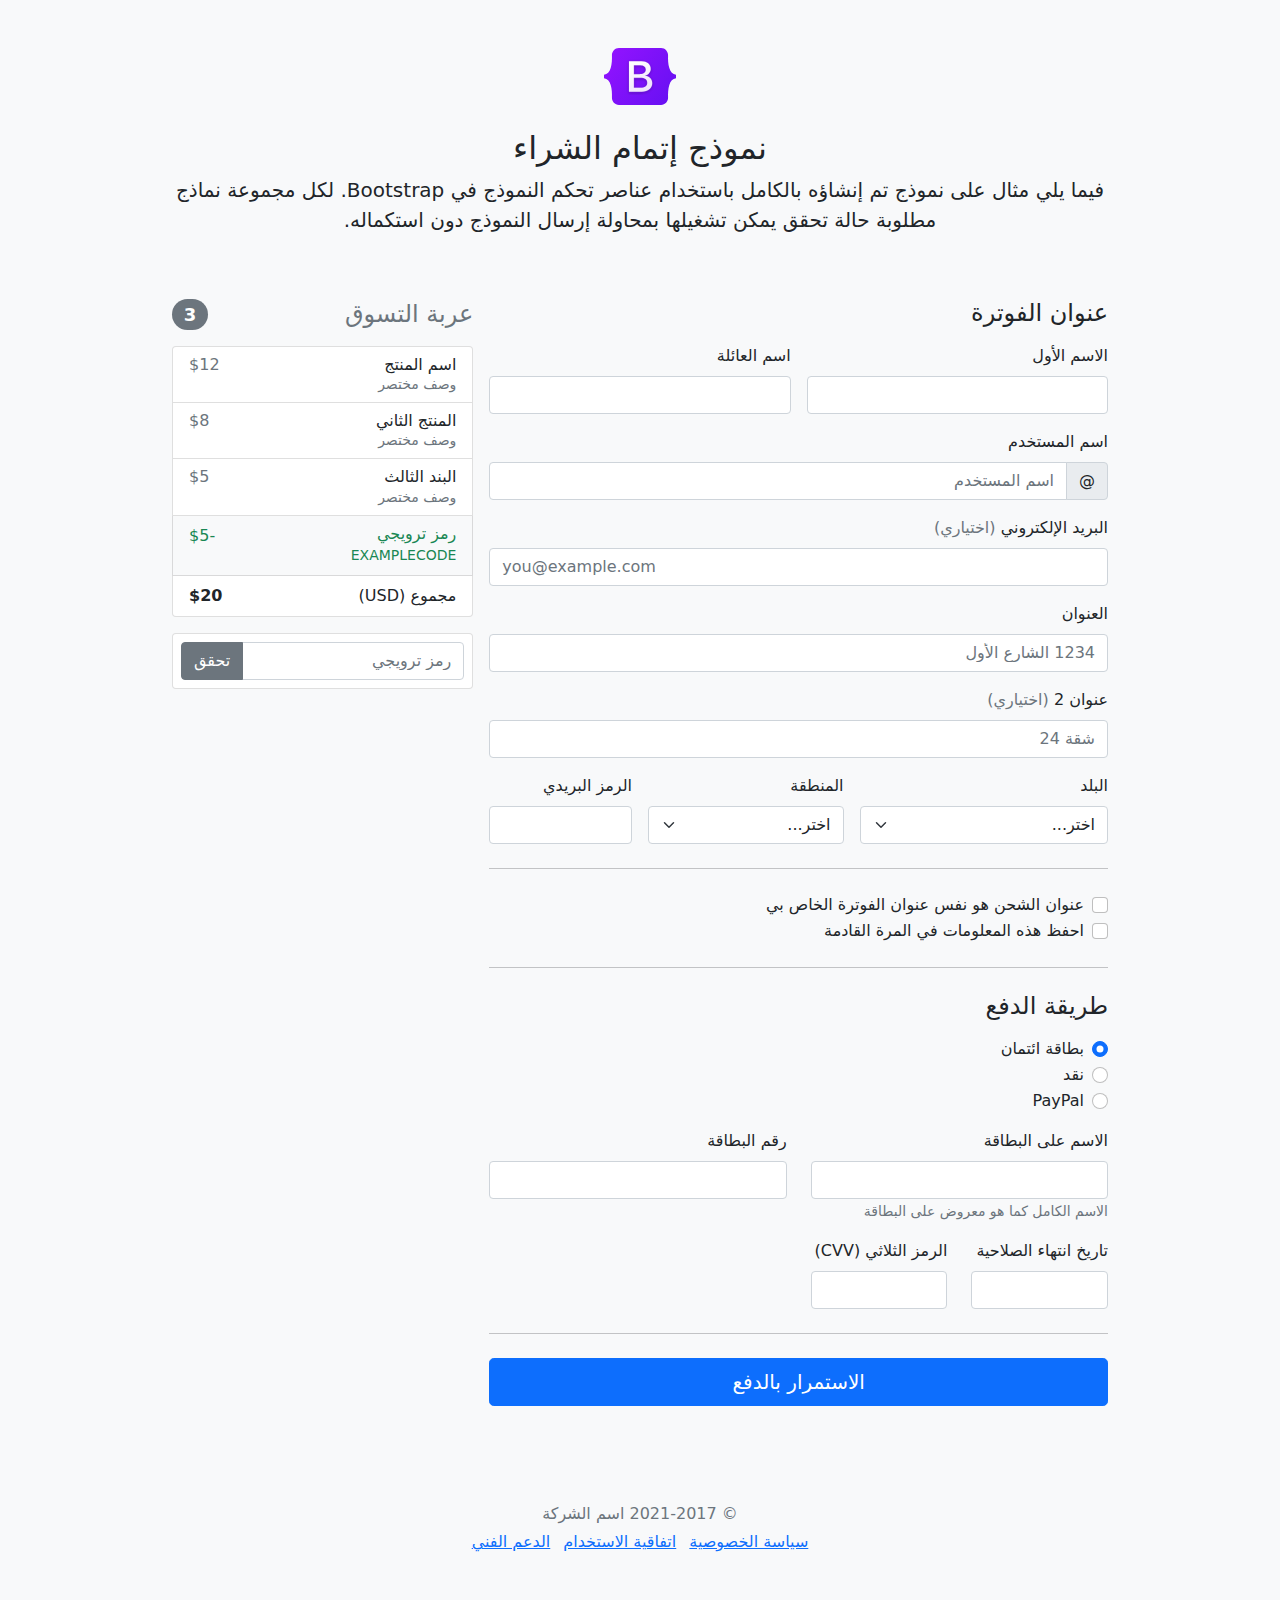
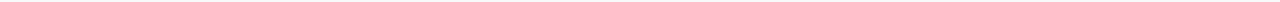
<file: bootstrap-5.1.3-examples/checkout-rtl/index.html>
<!doctype html>
<html lang="ar" dir="rtl">
  <head>
    <meta charset="utf-8">
    <meta name="viewport" content="width=device-width, initial-scale=1">
    <meta name="description" content="">
    <meta name="author" content="Mark Otto, Jacob Thornton, and Bootstrap contributors">
    <meta name="generator" content="Hugo 0.88.1">
    <title>مثال إتمام الشراء · Bootstrap v5.1</title>

    <link rel="canonical" href="https://getbootstrap.com/docs/5.1/examples/checkout-rtl/">

    

    <!-- Bootstrap core CSS -->
<link href="../assets/dist/css/bootstrap.rtl.min.css" rel="stylesheet">

    <style>
      .bd-placeholder-img {
        font-size: 1.125rem;
        text-anchor: middle;
        -webkit-user-select: none;
        -moz-user-select: none;
        user-select: none;
      }

      @media (min-width: 768px) {
        .bd-placeholder-img-lg {
          font-size: 3.5rem;
        }
      }
    </style>

    
    <!-- Custom styles for this template -->
    <link href="../checkout/form-validation.css" rel="stylesheet">
  </head>
  <body class="bg-light">
    
<div class="container">
  <main>
    <div class="py-5 text-center">
      <img class="d-block mx-auto mb-4" src="../assets/brand/bootstrap-logo.svg" alt="" width="72" height="57">
      <h2>نموذج إتمام الشراء</h2>
      <p class="lead">فيما يلي مثال على نموذج تم إنشاؤه بالكامل باستخدام عناصر تحكم النموذج في Bootstrap. لكل مجموعة نماذج مطلوبة حالة تحقق يمكن تشغيلها بمحاولة إرسال النموذج دون استكماله.</p>
    </div>

    <div class="row g-3">
      <div class="col-md-5 col-lg-4 order-md-last">
        <h4 class="d-flex justify-content-between align-items-center mb-3">
          <span class="text-muted">عربة التسوق</span>
          <span class="badge bg-secondary rounded-pill">3</span>
        </h4>
        <ul class="list-group mb-3">
          <li class="list-group-item d-flex justify-content-between lh-sm">
            <div>
              <h6 class="my-0">اسم المنتج</h6>
              <small class="text-muted">وصف مختصر</small>
            </div>
            <span class="text-muted">$12</span>
          </li>
          <li class="list-group-item d-flex justify-content-between lh-sm">
            <div>
              <h6 class="my-0">المنتج الثاني</h6>
              <small class="text-muted">وصف مختصر</small>
            </div>
            <span class="text-muted">$8</span>
          </li>
          <li class="list-group-item d-flex justify-content-between lh-sm">
            <div>
              <h6 class="my-0">البند الثالث</h6>
              <small class="text-muted">وصف مختصر</small>
            </div>
            <span class="text-muted">$5</span>
          </li>
          <li class="list-group-item d-flex justify-content-between bg-light">
            <div class="text-success">
              <h6 class="my-0">رمز ترويجي</h6>
              <small>EXAMPLECODE</small>
            </div>
            <span class="text-success">-$5</span>
          </li>
          <li class="list-group-item d-flex justify-content-between">
            <span>مجموع (USD)</span>
            <strong>$20</strong>
          </li>
        </ul>

        <form class="card p-2">
          <div class="input-group">
            <input type="text" class="form-control" placeholder="رمز ترويجي">
            <button type="submit" class="btn btn-secondary">تحقق</button>
          </div>
        </form>
      </div>
      <div class="col-md-7 col-lg-8">
        <h4 class="mb-3">عنوان الفوترة</h4>
        <form class="needs-validation" novalidate>
          <div class="row g-3">
            <div class="col-sm-6">
              <label for="firstName" class="form-label">الاسم الأول</label>
              <input type="text" class="form-control" id="firstName" placeholder="" value="" required>
              <div class="invalid-feedback">
                يرجى إدخال اسم أول صحيح.
              </div>
            </div>

            <div class="col-sm-6">
              <label for="lastName" class="form-label">اسم العائلة</label>
              <input type="text" class="form-control" id="lastName" placeholder="" value="" required>
              <div class="invalid-feedback">
                يرجى إدخال اسم عائلة صحيح.
              </div>
            </div>

            <div class="col-12">
              <label for="username" class="form-label">اسم المستخدم</label>
              <div class="input-group has-validation">
                <span class="input-group-text">@</span>
                <input type="text" class="form-control" id="username" placeholder="اسم المستخدم" required>
              <div class="invalid-feedback">
                اسم المستخدم الخاص بك مطلوب.
                </div>
              </div>
            </div>

            <div class="col-12">
              <label for="email" class="form-label">البريد الإلكتروني <span class="text-muted">(اختياري)</span></label>
              <input type="email" class="form-control" id="email" placeholder="you@example.com">
              <div class="invalid-feedback">
                يرجى إدخال عنوان بريد إلكتروني صحيح لتصلكم تحديثات الشحن.
              </div>
            </div>

            <div class="col-12">
              <label for="address" class="form-label">العنوان</label>
              <input type="text" class="form-control" id="address" placeholder="1234 الشارع الأول" required>
              <div class="invalid-feedback">
                يرجى إدخال عنوان الشحن الخاص بك.
              </div>
            </div>

            <div class="col-12">
              <label for="address2" class="form-label">عنوان 2 <span class="text-muted">(اختياري)</span></label>
              <input type="text" class="form-control" id="address2" placeholder="شقة 24">
            </div>

            <div class="col-md-5">
              <label for="country" class="form-label">البلد</label>
              <select class="form-select" id="country" required>
                <option value="">اختر...</option>
                <option>الولايات المتحدة الأمريكية</option>
              </select>
              <div class="invalid-feedback">
                يرجى اختيار بلد صحيح.
              </div>
            </div>

            <div class="col-md-4">
              <label for="state" class="form-label">المنطقة</label>
              <select class="form-select" id="state" required>
                <option value="">اختر...</option>
                <option>كاليفورنيا</option>
              </select>
              <div class="invalid-feedback">
                يرجى اختيار اسم منطقة صحيح.
              </div>
            </div>

            <div class="col-md-3">
              <label for="zip" class="form-label">الرمز البريدي</label>
              <input type="text" class="form-control" id="zip" placeholder="" required>
              <div class="invalid-feedback">
                الرمز البريدي مطلوب.
              </div>
            </div>
          </div>

          <hr class="my-4">

          <div class="form-check">
            <input type="checkbox" class="form-check-input" id="same-address">
            <label class="form-check-label" for="same-address">عنوان الشحن هو نفس عنوان الفوترة الخاص بي</label>
          </div>

          <div class="form-check">
            <input type="checkbox" class="form-check-input" id="save-info">
            <label class="form-check-label" for="save-info">احفظ هذه المعلومات في المرة القادمة</label>
          </div>

          <hr class="my-4">

          <h4 class="mb-3">طريقة الدفع</h4>

          <div class="my-3">
            <div class="form-check">
              <input id="credit" name="paymentMethod" type="radio" class="form-check-input" checked required>
              <label class="form-check-label" for="credit">بطاقة ائتمان</label>
            </div>
            <div class="form-check">
              <input id="cash" name="paymentMethod" type="radio" class="form-check-input" required>
              <label class="form-check-label" for="cash">نقد</label>
            </div>
            <div class="form-check">
              <input id="paypal" name="paymentMethod" type="radio" class="form-check-input" required>
              <label class="form-check-label" for="paypal">PayPal</label>
            </div>
          </div>

          <div class="row gy-3">
            <div class="col-md-6">
              <label for="cc-name" class="form-label">الاسم على البطاقة</label>
              <input type="text" class="form-control" id="cc-name" placeholder="" required>
              <small class="text-muted">الاسم الكامل كما هو معروض على البطاقة</small>
              <div class="invalid-feedback">
                الاسم على البطاقة مطلوب
              </div>
            </div>

            <div class="col-md-6">
              <label for="cc-number" class="form-label">رقم البطاقة</label>
              <input type="text" class="form-control" id="cc-number" placeholder="" required>
              <div class="invalid-feedback">
                رقم بطاقة الائتمان مطلوب
              </div>
            </div>

            <div class="col-md-3">
              <label for="cc-expiration" class="form-label">تاريخ انتهاء الصلاحية</label>
              <input type="text" class="form-control" id="cc-expiration" placeholder="" required>
              <div class="invalid-feedback">
                تاريخ انتهاء الصلاحية مطلوب
              </div>
            </div>

            <div class="col-md-3">
              <label for="cc-cvv" class="form-label">الرمز الثلاثي (CVV)</label>
              <input type="text" class="form-control" id="cc-cvv" placeholder="" required>
              <div class="invalid-feedback">
                رمز الحماية مطلوب
              </div>
            </div>
          </div>

          <hr class="my-4">

          <button class="w-100 btn btn-primary btn-lg" type="submit">الاستمرار بالدفع</button>
        </form>
      </div>
    </div>
  </main>
  <footer class="my-5 pt-5 text-muted text-center text-small">
    <p class="mb-1">&copy; 2021-2017 اسم الشركة</p>
    <ul class="list-inline">
      <li class="list-inline-item"><a href="#">سياسة الخصوصية</a></li>
      <li class="list-inline-item"><a href="#">اتفاقية الاستخدام</a></li>
      <li class="list-inline-item"><a href="#">الدعم الفني</a></li>
    </ul>
  </footer>
</div>


    <script src="../assets/dist/js/bootstrap.bundle.min.js"></script>

      <script src="../checkout/form-validation.js"></script>
  </body>
</html>
</file>
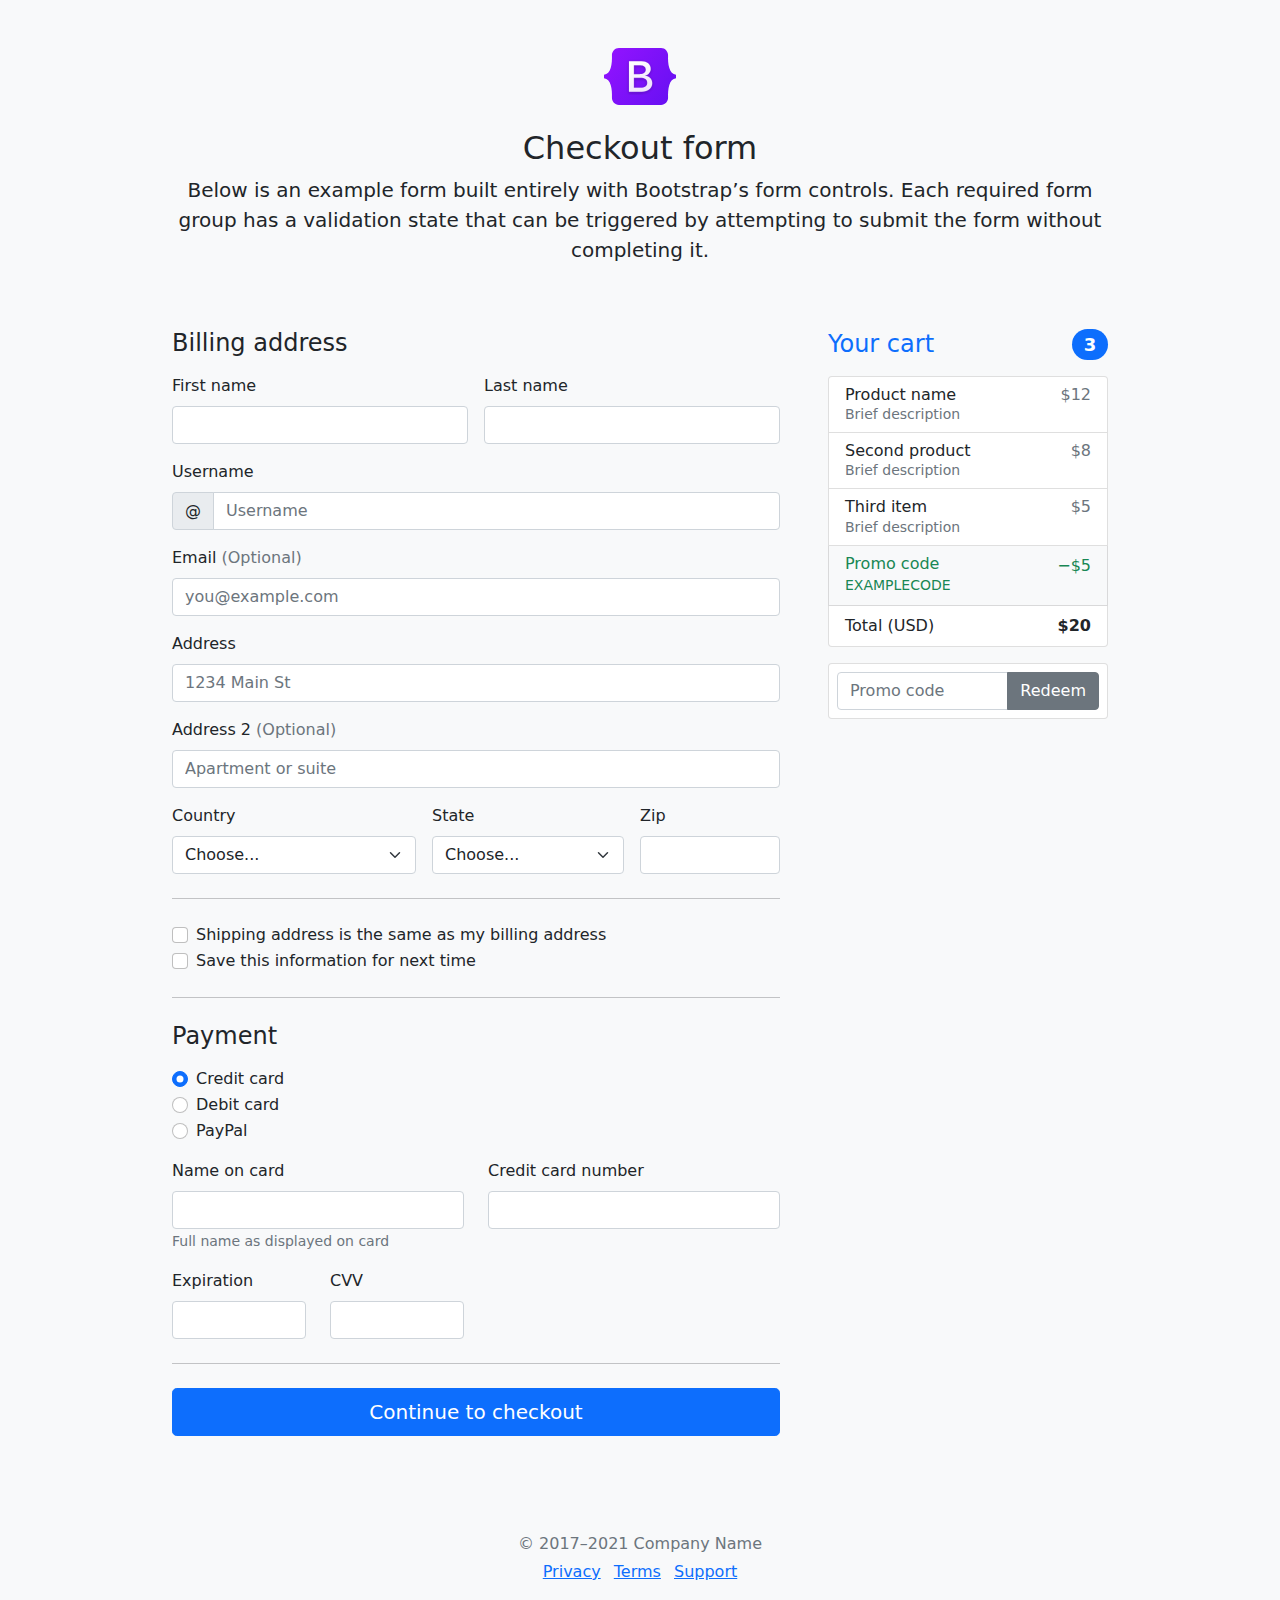
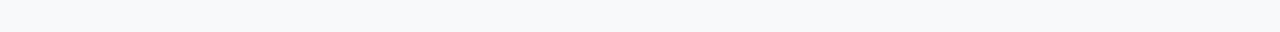
<file: bootstrap-5.1.3-examples/checkout/index.html>
<!doctype html>
<html lang="en">
  <head>
    <meta charset="utf-8">
    <meta name="viewport" content="width=device-width, initial-scale=1">
    <meta name="description" content="">
    <meta name="author" content="Mark Otto, Jacob Thornton, and Bootstrap contributors">
    <meta name="generator" content="Hugo 0.88.1">
    <title>Checkout example · Bootstrap v5.1</title>

    <link rel="canonical" href="https://getbootstrap.com/docs/5.1/examples/checkout/">

    

    <!-- Bootstrap core CSS -->
<link href="../assets/dist/css/bootstrap.min.css" rel="stylesheet">

    <style>
      .bd-placeholder-img {
        font-size: 1.125rem;
        text-anchor: middle;
        -webkit-user-select: none;
        -moz-user-select: none;
        user-select: none;
      }

      @media (min-width: 768px) {
        .bd-placeholder-img-lg {
          font-size: 3.5rem;
        }
      }
    </style>

    
    <!-- Custom styles for this template -->
    <link href="form-validation.css" rel="stylesheet">
  </head>
  <body class="bg-light">
    
<div class="container">
  <main>
    <div class="py-5 text-center">
      <img class="d-block mx-auto mb-4" src="../assets/brand/bootstrap-logo.svg" alt="" width="72" height="57">
      <h2>Checkout form</h2>
      <p class="lead">Below is an example form built entirely with Bootstrap’s form controls. Each required form group has a validation state that can be triggered by attempting to submit the form without completing it.</p>
    </div>

    <div class="row g-5">
      <div class="col-md-5 col-lg-4 order-md-last">
        <h4 class="d-flex justify-content-between align-items-center mb-3">
          <span class="text-primary">Your cart</span>
          <span class="badge bg-primary rounded-pill">3</span>
        </h4>
        <ul class="list-group mb-3">
          <li class="list-group-item d-flex justify-content-between lh-sm">
            <div>
              <h6 class="my-0">Product name</h6>
              <small class="text-muted">Brief description</small>
            </div>
            <span class="text-muted">$12</span>
          </li>
          <li class="list-group-item d-flex justify-content-between lh-sm">
            <div>
              <h6 class="my-0">Second product</h6>
              <small class="text-muted">Brief description</small>
            </div>
            <span class="text-muted">$8</span>
          </li>
          <li class="list-group-item d-flex justify-content-between lh-sm">
            <div>
              <h6 class="my-0">Third item</h6>
              <small class="text-muted">Brief description</small>
            </div>
            <span class="text-muted">$5</span>
          </li>
          <li class="list-group-item d-flex justify-content-between bg-light">
            <div class="text-success">
              <h6 class="my-0">Promo code</h6>
              <small>EXAMPLECODE</small>
            </div>
            <span class="text-success">−$5</span>
          </li>
          <li class="list-group-item d-flex justify-content-between">
            <span>Total (USD)</span>
            <strong>$20</strong>
          </li>
        </ul>

        <form class="card p-2">
          <div class="input-group">
            <input type="text" class="form-control" placeholder="Promo code">
            <button type="submit" class="btn btn-secondary">Redeem</button>
          </div>
        </form>
      </div>
      <div class="col-md-7 col-lg-8">
        <h4 class="mb-3">Billing address</h4>
        <form class="needs-validation" novalidate>
          <div class="row g-3">
            <div class="col-sm-6">
              <label for="firstName" class="form-label">First name</label>
              <input type="text" class="form-control" id="firstName" placeholder="" value="" required>
              <div class="invalid-feedback">
                Valid first name is required.
              </div>
            </div>

            <div class="col-sm-6">
              <label for="lastName" class="form-label">Last name</label>
              <input type="text" class="form-control" id="lastName" placeholder="" value="" required>
              <div class="invalid-feedback">
                Valid last name is required.
              </div>
            </div>

            <div class="col-12">
              <label for="username" class="form-label">Username</label>
              <div class="input-group has-validation">
                <span class="input-group-text">@</span>
                <input type="text" class="form-control" id="username" placeholder="Username" required>
              <div class="invalid-feedback">
                  Your username is required.
                </div>
              </div>
            </div>

            <div class="col-12">
              <label for="email" class="form-label">Email <span class="text-muted">(Optional)</span></label>
              <input type="email" class="form-control" id="email" placeholder="you@example.com">
              <div class="invalid-feedback">
                Please enter a valid email address for shipping updates.
              </div>
            </div>

            <div class="col-12">
              <label for="address" class="form-label">Address</label>
              <input type="text" class="form-control" id="address" placeholder="1234 Main St" required>
              <div class="invalid-feedback">
                Please enter your shipping address.
              </div>
            </div>

            <div class="col-12">
              <label for="address2" class="form-label">Address 2 <span class="text-muted">(Optional)</span></label>
              <input type="text" class="form-control" id="address2" placeholder="Apartment or suite">
            </div>

            <div class="col-md-5">
              <label for="country" class="form-label">Country</label>
              <select class="form-select" id="country" required>
                <option value="">Choose...</option>
                <option>United States</option>
              </select>
              <div class="invalid-feedback">
                Please select a valid country.
              </div>
            </div>

            <div class="col-md-4">
              <label for="state" class="form-label">State</label>
              <select class="form-select" id="state" required>
                <option value="">Choose...</option>
                <option>California</option>
              </select>
              <div class="invalid-feedback">
                Please provide a valid state.
              </div>
            </div>

            <div class="col-md-3">
              <label for="zip" class="form-label">Zip</label>
              <input type="text" class="form-control" id="zip" placeholder="" required>
              <div class="invalid-feedback">
                Zip code required.
              </div>
            </div>
          </div>

          <hr class="my-4">

          <div class="form-check">
            <input type="checkbox" class="form-check-input" id="same-address">
            <label class="form-check-label" for="same-address">Shipping address is the same as my billing address</label>
          </div>

          <div class="form-check">
            <input type="checkbox" class="form-check-input" id="save-info">
            <label class="form-check-label" for="save-info">Save this information for next time</label>
          </div>

          <hr class="my-4">

          <h4 class="mb-3">Payment</h4>

          <div class="my-3">
            <div class="form-check">
              <input id="credit" name="paymentMethod" type="radio" class="form-check-input" checked required>
              <label class="form-check-label" for="credit">Credit card</label>
            </div>
            <div class="form-check">
              <input id="debit" name="paymentMethod" type="radio" class="form-check-input" required>
              <label class="form-check-label" for="debit">Debit card</label>
            </div>
            <div class="form-check">
              <input id="paypal" name="paymentMethod" type="radio" class="form-check-input" required>
              <label class="form-check-label" for="paypal">PayPal</label>
            </div>
          </div>

          <div class="row gy-3">
            <div class="col-md-6">
              <label for="cc-name" class="form-label">Name on card</label>
              <input type="text" class="form-control" id="cc-name" placeholder="" required>
              <small class="text-muted">Full name as displayed on card</small>
              <div class="invalid-feedback">
                Name on card is required
              </div>
            </div>

            <div class="col-md-6">
              <label for="cc-number" class="form-label">Credit card number</label>
              <input type="text" class="form-control" id="cc-number" placeholder="" required>
              <div class="invalid-feedback">
                Credit card number is required
              </div>
            </div>

            <div class="col-md-3">
              <label for="cc-expiration" class="form-label">Expiration</label>
              <input type="text" class="form-control" id="cc-expiration" placeholder="" required>
              <div class="invalid-feedback">
                Expiration date required
              </div>
            </div>

            <div class="col-md-3">
              <label for="cc-cvv" class="form-label">CVV</label>
              <input type="text" class="form-control" id="cc-cvv" placeholder="" required>
              <div class="invalid-feedback">
                Security code required
              </div>
            </div>
          </div>

          <hr class="my-4">

          <button class="w-100 btn btn-primary btn-lg" type="submit">Continue to checkout</button>
        </form>
      </div>
    </div>
  </main>

  <footer class="my-5 pt-5 text-muted text-center text-small">
    <p class="mb-1">&copy; 2017–2021 Company Name</p>
    <ul class="list-inline">
      <li class="list-inline-item"><a href="#">Privacy</a></li>
      <li class="list-inline-item"><a href="#">Terms</a></li>
      <li class="list-inline-item"><a href="#">Support</a></li>
    </ul>
  </footer>
</div>


    <script src="../assets/dist/js/bootstrap.bundle.min.js"></script>

      <script src="form-validation.js"></script>
  </body>
</html>
</file>
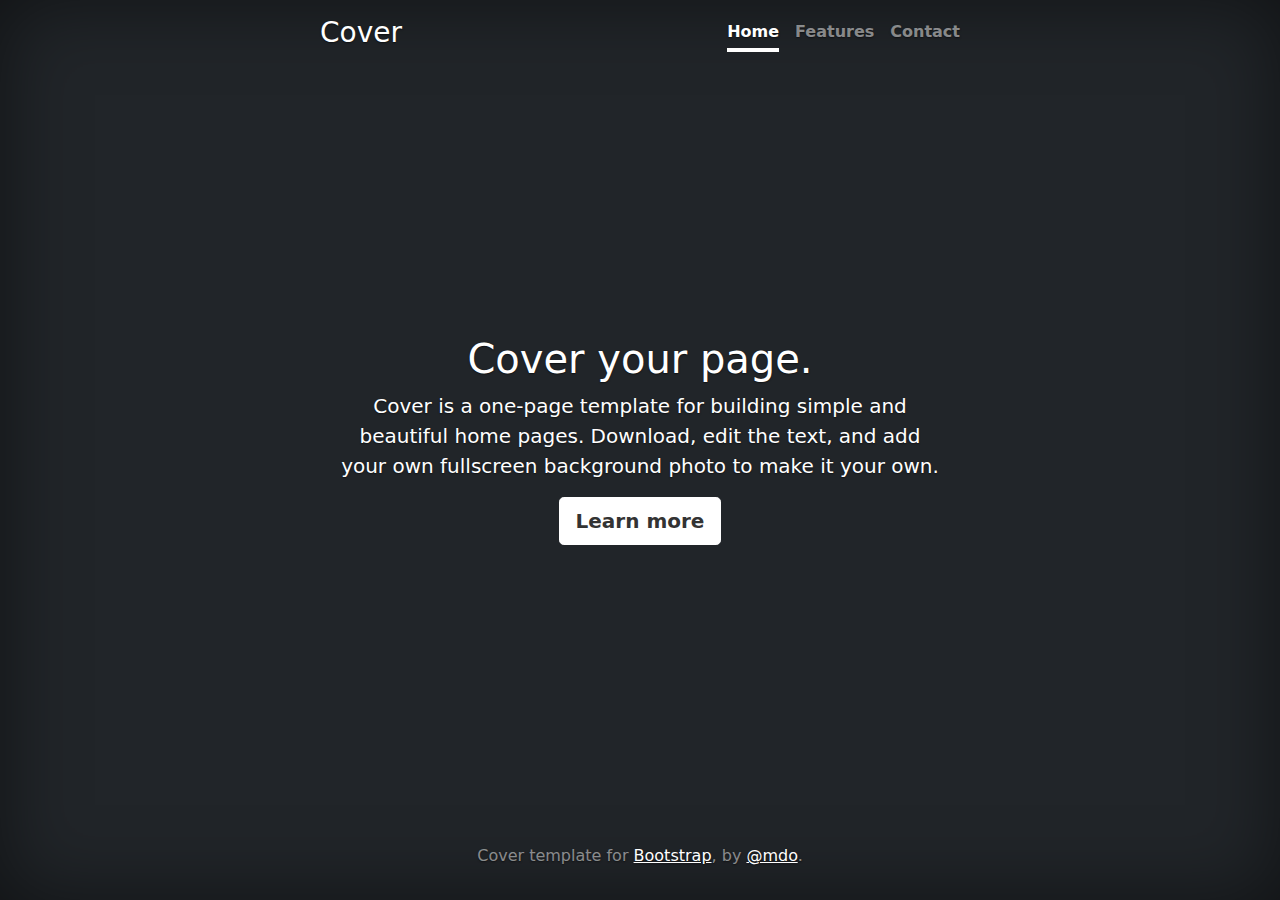
<file: bootstrap-5.1.3-examples/cover/index.html>
<!doctype html>
<html lang="en" class="h-100">
  <head>
    <meta charset="utf-8">
    <meta name="viewport" content="width=device-width, initial-scale=1">
    <meta name="description" content="">
    <meta name="author" content="Mark Otto, Jacob Thornton, and Bootstrap contributors">
    <meta name="generator" content="Hugo 0.88.1">
    <title>Cover Template · Bootstrap v5.1</title>

    <link rel="canonical" href="https://getbootstrap.com/docs/5.1/examples/cover/">

    

    <!-- Bootstrap core CSS -->
<link href="../assets/dist/css/bootstrap.min.css" rel="stylesheet">

    <style>
      .bd-placeholder-img {
        font-size: 1.125rem;
        text-anchor: middle;
        -webkit-user-select: none;
        -moz-user-select: none;
        user-select: none;
      }

      @media (min-width: 768px) {
        .bd-placeholder-img-lg {
          font-size: 3.5rem;
        }
      }
    </style>

    
    <!-- Custom styles for this template -->
    <link href="cover.css" rel="stylesheet">
  </head>
  <body class="d-flex h-100 text-center text-white bg-dark">
    
<div class="cover-container d-flex w-100 h-100 p-3 mx-auto flex-column">
  <header class="mb-auto">
    <div>
      <h3 class="float-md-start mb-0">Cover</h3>
      <nav class="nav nav-masthead justify-content-center float-md-end">
        <a class="nav-link active" aria-current="page" href="#">Home</a>
        <a class="nav-link" href="#">Features</a>
        <a class="nav-link" href="#">Contact</a>
      </nav>
    </div>
  </header>

  <main class="px-3">
    <h1>Cover your page.</h1>
    <p class="lead">Cover is a one-page template for building simple and beautiful home pages. Download, edit the text, and add your own fullscreen background photo to make it your own.</p>
    <p class="lead">
      <a href="#" class="btn btn-lg btn-secondary fw-bold border-white bg-white">Learn more</a>
    </p>
  </main>

  <footer class="mt-auto text-white-50">
    <p>Cover template for <a href="https://getbootstrap.com/" class="text-white">Bootstrap</a>, by <a href="https://twitter.com/mdo" class="text-white">@mdo</a>.</p>
  </footer>
</div>


    
  </body>
</html>
</file>
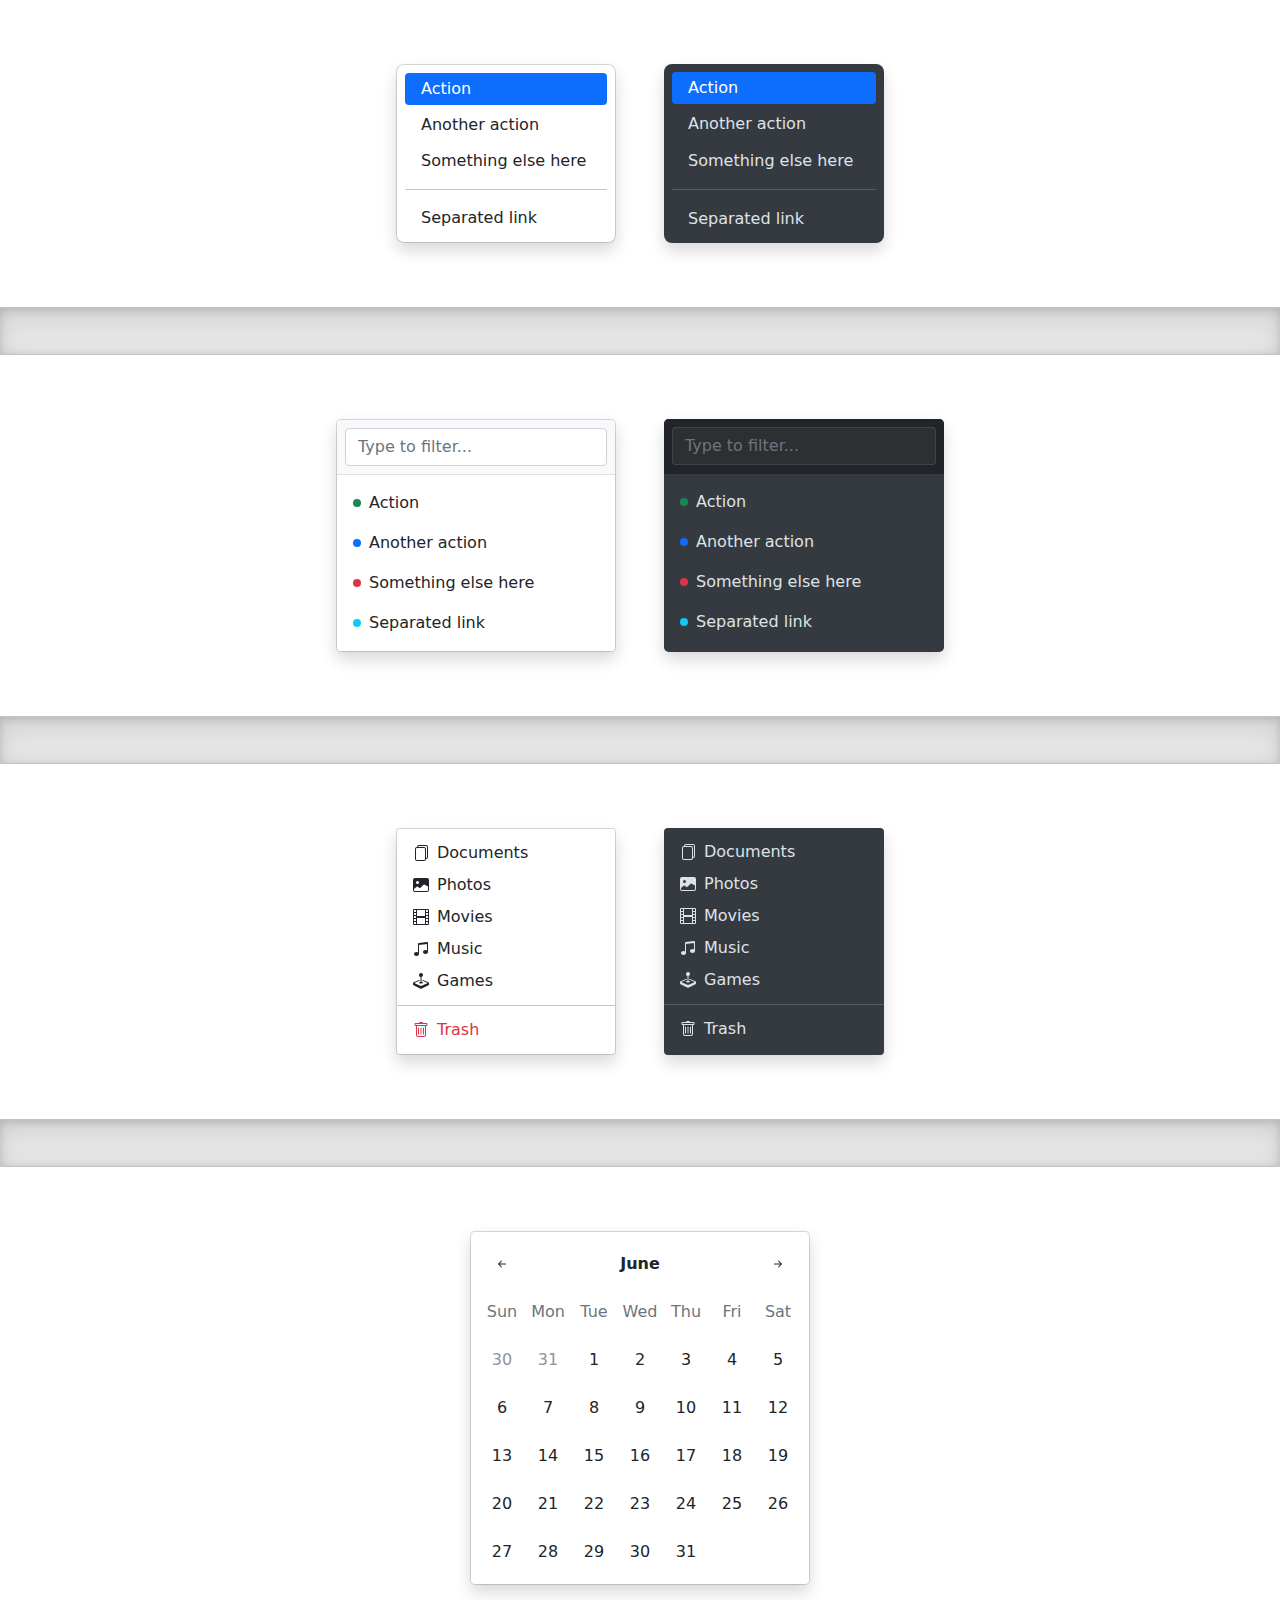
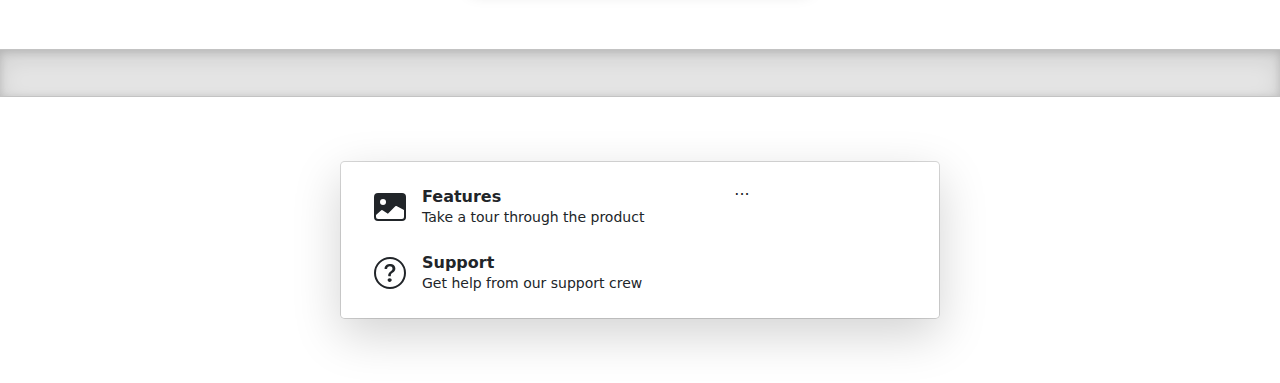
<file: bootstrap-5.1.3-examples/dropdowns/index.html>
<!doctype html>
<html lang="en">
  <head>
    <meta charset="utf-8">
    <meta name="viewport" content="width=device-width, initial-scale=1">
    <meta name="description" content="">
    <meta name="author" content="Mark Otto, Jacob Thornton, and Bootstrap contributors">
    <meta name="generator" content="Hugo 0.88.1">
    <title>Dropdowns · Bootstrap v5.1</title>

    <link rel="canonical" href="https://getbootstrap.com/docs/5.1/examples/dropdowns/">

    

    <!-- Bootstrap core CSS -->
<link href="../assets/dist/css/bootstrap.min.css" rel="stylesheet">

    <style>
      .bd-placeholder-img {
        font-size: 1.125rem;
        text-anchor: middle;
        -webkit-user-select: none;
        -moz-user-select: none;
        user-select: none;
      }

      @media (min-width: 768px) {
        .bd-placeholder-img-lg {
          font-size: 3.5rem;
        }
      }
    </style>

    
    <!-- Custom styles for this template -->
    <link href="dropdowns.css" rel="stylesheet">
  </head>
  <body>
    
<svg xmlns="http://www.w3.org/2000/svg" style="display: none;">
  <symbol id="bootstrap" viewBox="0 0 118 94">
    <title>Bootstrap</title>
    <path fill-rule="evenodd" clip-rule="evenodd" d="M24.509 0c-6.733 0-11.715 5.893-11.492 12.284.214 6.14-.064 14.092-2.066 20.577C8.943 39.365 5.547 43.485 0 44.014v5.972c5.547.529 8.943 4.649 10.951 11.153 2.002 6.485 2.28 14.437 2.066 20.577C12.794 88.106 17.776 94 24.51 94H93.5c6.733 0 11.714-5.893 11.491-12.284-.214-6.14.064-14.092 2.066-20.577 2.009-6.504 5.396-10.624 10.943-11.153v-5.972c-5.547-.529-8.934-4.649-10.943-11.153-2.002-6.484-2.28-14.437-2.066-20.577C105.214 5.894 100.233 0 93.5 0H24.508zM80 57.863C80 66.663 73.436 72 62.543 72H44a2 2 0 01-2-2V24a2 2 0 012-2h18.437c9.083 0 15.044 4.92 15.044 12.474 0 5.302-4.01 10.049-9.119 10.88v.277C75.317 46.394 80 51.21 80 57.863zM60.521 28.34H49.948v14.934h8.905c6.884 0 10.68-2.772 10.68-7.727 0-4.643-3.264-7.207-9.012-7.207zM49.948 49.2v16.458H60.91c7.167 0 10.964-2.876 10.964-8.281 0-5.406-3.903-8.178-11.425-8.178H49.948z"></path>
  </symbol>

  <symbol id="exclamation-triangle-fill" viewBox="0 0 16 16">
    <path d="M8.982 1.566a1.13 1.13 0 0 0-1.96 0L.165 13.233c-.457.778.091 1.767.98 1.767h13.713c.889 0 1.438-.99.98-1.767L8.982 1.566zM8 5c.535 0 .954.462.9.995l-.35 3.507a.552.552 0 0 1-1.1 0L7.1 5.995A.905.905 0 0 1 8 5zm.002 6a1 1 0 1 1 0 2 1 1 0 0 1 0-2z"/>
  </symbol>

  <symbol id="check2" viewBox="0 0 16 16">
    <path d="M13.854 3.646a.5.5 0 0 1 0 .708l-7 7a.5.5 0 0 1-.708 0l-3.5-3.5a.5.5 0 1 1 .708-.708L6.5 10.293l6.646-6.647a.5.5 0 0 1 .708 0z"/>
  </symbol>

  <symbol id="check2-circle" viewBox="0 0 16 16">
    <path d="M2.5 8a5.5 5.5 0 0 1 8.25-4.764.5.5 0 0 0 .5-.866A6.5 6.5 0 1 0 14.5 8a.5.5 0 0 0-1 0 5.5 5.5 0 1 1-11 0z"/>
    <path d="M15.354 3.354a.5.5 0 0 0-.708-.708L8 9.293 5.354 6.646a.5.5 0 1 0-.708.708l3 3a.5.5 0 0 0 .708 0l7-7z"/>
  </symbol>

  <symbol id="bookmark-star" viewBox="0 0 16 16">
    <path d="M7.84 4.1a.178.178 0 0 1 .32 0l.634 1.285a.178.178 0 0 0 .134.098l1.42.206c.145.021.204.2.098.303L9.42 6.993a.178.178 0 0 0-.051.158l.242 1.414a.178.178 0 0 1-.258.187l-1.27-.668a.178.178 0 0 0-.165 0l-1.27.668a.178.178 0 0 1-.257-.187l.242-1.414a.178.178 0 0 0-.05-.158l-1.03-1.001a.178.178 0 0 1 .098-.303l1.42-.206a.178.178 0 0 0 .134-.098L7.84 4.1z"/>
    <path d="M2 2a2 2 0 0 1 2-2h8a2 2 0 0 1 2 2v13.5a.5.5 0 0 1-.777.416L8 13.101l-5.223 2.815A.5.5 0 0 1 2 15.5V2zm2-1a1 1 0 0 0-1 1v12.566l4.723-2.482a.5.5 0 0 1 .554 0L13 14.566V2a1 1 0 0 0-1-1H4z"/>
  </symbol>

  <symbol id="grid-fill" viewBox="0 0 16 16">
    <path d="M1 2.5A1.5 1.5 0 0 1 2.5 1h3A1.5 1.5 0 0 1 7 2.5v3A1.5 1.5 0 0 1 5.5 7h-3A1.5 1.5 0 0 1 1 5.5v-3zm8 0A1.5 1.5 0 0 1 10.5 1h3A1.5 1.5 0 0 1 15 2.5v3A1.5 1.5 0 0 1 13.5 7h-3A1.5 1.5 0 0 1 9 5.5v-3zm-8 8A1.5 1.5 0 0 1 2.5 9h3A1.5 1.5 0 0 1 7 10.5v3A1.5 1.5 0 0 1 5.5 15h-3A1.5 1.5 0 0 1 1 13.5v-3zm8 0A1.5 1.5 0 0 1 10.5 9h3a1.5 1.5 0 0 1 1.5 1.5v3a1.5 1.5 0 0 1-1.5 1.5h-3A1.5 1.5 0 0 1 9 13.5v-3z"/>
  </symbol>

  <symbol id="stars" viewBox="0 0 16 16">
    <path d="M7.657 6.247c.11-.33.576-.33.686 0l.645 1.937a2.89 2.89 0 0 0 1.829 1.828l1.936.645c.33.11.33.576 0 .686l-1.937.645a2.89 2.89 0 0 0-1.828 1.829l-.645 1.936a.361.361 0 0 1-.686 0l-.645-1.937a2.89 2.89 0 0 0-1.828-1.828l-1.937-.645a.361.361 0 0 1 0-.686l1.937-.645a2.89 2.89 0 0 0 1.828-1.828l.645-1.937zM3.794 1.148a.217.217 0 0 1 .412 0l.387 1.162c.173.518.579.924 1.097 1.097l1.162.387a.217.217 0 0 1 0 .412l-1.162.387A1.734 1.734 0 0 0 4.593 5.69l-.387 1.162a.217.217 0 0 1-.412 0L3.407 5.69A1.734 1.734 0 0 0 2.31 4.593l-1.162-.387a.217.217 0 0 1 0-.412l1.162-.387A1.734 1.734 0 0 0 3.407 2.31l.387-1.162zM10.863.099a.145.145 0 0 1 .274 0l.258.774c.115.346.386.617.732.732l.774.258a.145.145 0 0 1 0 .274l-.774.258a1.156 1.156 0 0 0-.732.732l-.258.774a.145.145 0 0 1-.274 0l-.258-.774a1.156 1.156 0 0 0-.732-.732L9.1 2.137a.145.145 0 0 1 0-.274l.774-.258c.346-.115.617-.386.732-.732L10.863.1z"/>
  </symbol>

  <symbol id="film" viewBox="0 0 16 16">
    <path d="M0 1a1 1 0 0 1 1-1h14a1 1 0 0 1 1 1v14a1 1 0 0 1-1 1H1a1 1 0 0 1-1-1V1zm4 0v6h8V1H4zm8 8H4v6h8V9zM1 1v2h2V1H1zm2 3H1v2h2V4zM1 7v2h2V7H1zm2 3H1v2h2v-2zm-2 3v2h2v-2H1zM15 1h-2v2h2V1zm-2 3v2h2V4h-2zm2 3h-2v2h2V7zm-2 3v2h2v-2h-2zm2 3h-2v2h2v-2z"/>
  </symbol>

  <symbol id="joystick" viewBox="0 0 16 16">
    <path d="M10 2a2 2 0 0 1-1.5 1.937v5.087c.863.083 1.5.377 1.5.726 0 .414-.895.75-2 .75s-2-.336-2-.75c0-.35.637-.643 1.5-.726V3.937A2 2 0 1 1 10 2z"/>
    <path d="M0 9.665v1.717a1 1 0 0 0 .553.894l6.553 3.277a2 2 0 0 0 1.788 0l6.553-3.277a1 1 0 0 0 .553-.894V9.665c0-.1-.06-.19-.152-.23L9.5 6.715v.993l5.227 2.178a.125.125 0 0 1 .001.23l-5.94 2.546a2 2 0 0 1-1.576 0l-5.94-2.546a.125.125 0 0 1 .001-.23L6.5 7.708l-.013-.988L.152 9.435a.25.25 0 0 0-.152.23z"/>
  </symbol>

  <symbol id="music-note-beamed" viewBox="0 0 16 16">
    <path d="M6 13c0 1.105-1.12 2-2.5 2S1 14.105 1 13c0-1.104 1.12-2 2.5-2s2.5.896 2.5 2zm9-2c0 1.105-1.12 2-2.5 2s-2.5-.895-2.5-2 1.12-2 2.5-2 2.5.895 2.5 2z"/>
    <path fill-rule="evenodd" d="M14 11V2h1v9h-1zM6 3v10H5V3h1z"/>
    <path d="M5 2.905a1 1 0 0 1 .9-.995l8-.8a1 1 0 0 1 1.1.995V3L5 4V2.905z"/>
  </symbol>

  <symbol id="files" viewBox="0 0 16 16">
    <path d="M13 0H6a2 2 0 0 0-2 2 2 2 0 0 0-2 2v10a2 2 0 0 0 2 2h7a2 2 0 0 0 2-2 2 2 0 0 0 2-2V2a2 2 0 0 0-2-2zm0 13V4a2 2 0 0 0-2-2H5a1 1 0 0 1 1-1h7a1 1 0 0 1 1 1v10a1 1 0 0 1-1 1zM3 4a1 1 0 0 1 1-1h7a1 1 0 0 1 1 1v10a1 1 0 0 1-1 1H4a1 1 0 0 1-1-1V4z"/>
  </symbol>

  <symbol id="image-fill" viewBox="0 0 16 16">
    <path d="M.002 3a2 2 0 0 1 2-2h12a2 2 0 0 1 2 2v10a2 2 0 0 1-2 2h-12a2 2 0 0 1-2-2V3zm1 9v1a1 1 0 0 0 1 1h12a1 1 0 0 0 1-1V9.5l-3.777-1.947a.5.5 0 0 0-.577.093l-3.71 3.71-2.66-1.772a.5.5 0 0 0-.63.062L1.002 12zm5-6.5a1.5 1.5 0 1 0-3 0 1.5 1.5 0 0 0 3 0z"/>
  </symbol>

  <symbol id="trash" viewBox="0 0 16 16">
    <path d="M5.5 5.5A.5.5 0 0 1 6 6v6a.5.5 0 0 1-1 0V6a.5.5 0 0 1 .5-.5zm2.5 0a.5.5 0 0 1 .5.5v6a.5.5 0 0 1-1 0V6a.5.5 0 0 1 .5-.5zm3 .5a.5.5 0 0 0-1 0v6a.5.5 0 0 0 1 0V6z"/>
    <path fill-rule="evenodd" d="M14.5 3a1 1 0 0 1-1 1H13v9a2 2 0 0 1-2 2H5a2 2 0 0 1-2-2V4h-.5a1 1 0 0 1-1-1V2a1 1 0 0 1 1-1H6a1 1 0 0 1 1-1h2a1 1 0 0 1 1 1h3.5a1 1 0 0 1 1 1v1zM4.118 4 4 4.059V13a1 1 0 0 0 1 1h6a1 1 0 0 0 1-1V4.059L11.882 4H4.118zM2.5 3V2h11v1h-11z"/>
  </symbol>

  <symbol id="question-circle" viewBox="0 0 16 16">
    <path d="M8 15A7 7 0 1 1 8 1a7 7 0 0 1 0 14zm0 1A8 8 0 1 0 8 0a8 8 0 0 0 0 16z"/>
    <path d="M5.255 5.786a.237.237 0 0 0 .241.247h.825c.138 0 .248-.113.266-.25.09-.656.54-1.134 1.342-1.134.686 0 1.314.343 1.314 1.168 0 .635-.374.927-.965 1.371-.673.489-1.206 1.06-1.168 1.987l.003.217a.25.25 0 0 0 .25.246h.811a.25.25 0 0 0 .25-.25v-.105c0-.718.273-.927 1.01-1.486.609-.463 1.244-.977 1.244-2.056 0-1.511-1.276-2.241-2.673-2.241-1.267 0-2.655.59-2.75 2.286zm1.557 5.763c0 .533.425.927 1.01.927.609 0 1.028-.394 1.028-.927 0-.552-.42-.94-1.029-.94-.584 0-1.009.388-1.009.94z"/>
  </symbol>

  <symbol id="arrow-left-short" viewBox="0 0 16 16">
    <path fill-rule="evenodd" d="M12 8a.5.5 0 0 1-.5.5H5.707l2.147 2.146a.5.5 0 0 1-.708.708l-3-3a.5.5 0 0 1 0-.708l3-3a.5.5 0 1 1 .708.708L5.707 7.5H11.5a.5.5 0 0 1 .5.5z"/>
  </symbol>

  <symbol id="arrow-right-short" viewBox="0 0 16 16">
    <path fill-rule="evenodd" d="M4 8a.5.5 0 0 1 .5-.5h5.793L8.146 5.354a.5.5 0 1 1 .708-.708l3 3a.5.5 0 0 1 0 .708l-3 3a.5.5 0 0 1-.708-.708L10.293 8.5H4.5A.5.5 0 0 1 4 8z"/>
  </symbol>
</svg>

<div class="d-flex gap-5 justify-content-center" id="dropdownMacos">
  <ul class="dropdown-menu dropdown-menu-macos mx-0 shadow" style="width: 220px;">
    <li><a class="dropdown-item active" href="#">Action</a></li>
    <li><a class="dropdown-item" href="#">Another action</a></li>
    <li><a class="dropdown-item" href="#">Something else here</a></li>
    <li><hr class="dropdown-divider"></li>
    <li><a class="dropdown-item" href="#">Separated link</a></li>
  </ul>
  <ul class="dropdown-menu dropdown-menu-dark dropdown-menu-macos mx-0 border-0 shadow" style="width: 220px;">
    <li><a class="dropdown-item active" href="#">Action</a></li>
    <li><a class="dropdown-item" href="#">Another action</a></li>
    <li><a class="dropdown-item" href="#">Something else here</a></li>
    <li><hr class="dropdown-divider"></li>
    <li><a class="dropdown-item" href="#">Separated link</a></li>
  </ul>
</div>

<div class="b-example-divider"></div>


<div class="d-flex gap-5 justify-content-center" id="dropdownFilter">
  <div class="dropdown-menu pt-0 mx-0 rounded-3 shadow overflow-hidden" style="width: 280px;">
    <form class="p-2 mb-2 bg-light border-bottom">
      <input type="search" class="form-control" autocomplete="false" placeholder="Type to filter...">
    </form>
    <ul class="list-unstyled mb-0">
      <li><a class="dropdown-item d-flex align-items-center gap-2 py-2" href="#">
        <span class="d-inline-block bg-success rounded-circle" style="width: .5em; height: .5em;"></span>
        Action
      </a></li>
      <li><a class="dropdown-item d-flex align-items-center gap-2 py-2" href="#">
        <span class="d-inline-block bg-primary rounded-circle" style="width: .5em; height: .5em;"></span>
        Another action
      </a></li>
      <li><a class="dropdown-item d-flex align-items-center gap-2 py-2" href="#">
        <span class="d-inline-block bg-danger rounded-circle" style="width: .5em; height: .5em;"></span>
        Something else here
      </a></li>
      <li><a class="dropdown-item d-flex align-items-center gap-2 py-2" href="#">
        <span class="d-inline-block bg-info rounded-circle" style="width: .5em; height: .5em;"></span>
        Separated link
      </a></li>
    </ul>
  </div>

  <div class="dropdown-menu dropdown-menu-dark border-0 pt-0 mx-0 rounded-3 shadow overflow-hidden" style="width: 280px;">
    <form class="p-2 mb-2 bg-dark border-bottom border-dark">
      <input type="search" class="form-control form-control-dark" autocomplete="false" placeholder="Type to filter...">
    </form>
    <ul class="list-unstyled mb-0">
      <li><a class="dropdown-item d-flex align-items-center gap-2 py-2" href="#">
        <span class="d-inline-block bg-success rounded-circle" style="width: .5em; height: .5em;"></span>
        Action
      </a></li>
      <li><a class="dropdown-item d-flex align-items-center gap-2 py-2" href="#">
        <span class="d-inline-block bg-primary rounded-circle" style="width: .5em; height: .5em;"></span>
        Another action
      </a></li>
      <li><a class="dropdown-item d-flex align-items-center gap-2 py-2" href="#">
        <span class="d-inline-block bg-danger rounded-circle" style="width: .5em; height: .5em;"></span>
        Something else here
      </a></li>
      <li><a class="dropdown-item d-flex align-items-center gap-2 py-2" href="#">
        <span class="d-inline-block bg-info rounded-circle" style="width: .5em; height: .5em;"></span>
        Separated link
      </a></li>
    </ul>
  </div>
</div>

<div class="b-example-divider"></div>

<div class="d-flex gap-5 justify-content-center" id="dropdownIcons">
  <ul class="dropdown-menu mx-0 shadow" style="width: 220px;">
    <li>
      <a class="dropdown-item d-flex gap-2 align-items-center" href="#">
        <svg class="bi" width="16" height="16"><use xlink:href="#files"/></svg>
        Documents
      </a>
    </li>
    <li>
      <a class="dropdown-item d-flex gap-2 align-items-center" href="#">
        <svg class="bi" width="16" height="16"><use xlink:href="#image-fill"/></svg>
        Photos
      </a>
    </li>
    <li>
      <a class="dropdown-item d-flex gap-2 align-items-center" href="#">
        <svg class="bi" width="16" height="16"><use xlink:href="#film"/></svg>
        Movies
      </a>
    </li>
    <li>
      <a class="dropdown-item d-flex gap-2 align-items-center" href="#">
        <svg class="bi" width="16" height="16"><use xlink:href="#music-note-beamed"/></svg>
        Music
      </a>
    </li>
    <li>
      <a class="dropdown-item d-flex gap-2 align-items-center" href="#">
        <svg class="bi" width="16" height="16"><use xlink:href="#joystick"/></svg>
        Games
      </a>
    </li>
    <li><hr class="dropdown-divider"></li>
    <li>
      <a class="dropdown-item dropdown-item-danger d-flex gap-2 align-items-center" href="#">
        <svg class="bi" width="16" height="16"><use xlink:href="#trash"/></svg>
        Trash
      </a>
    </li>
  </ul>
  <ul class="dropdown-menu dropdown-menu-dark mx-0 border-0 shadow" style="width: 220px;">
    <li>
      <a class="dropdown-item d-flex gap-2 align-items-center" href="#">
        <svg class="bi" width="16" height="16"><use xlink:href="#files"/></svg>
        Documents
      </a>
    </li>
    <li>
      <a class="dropdown-item d-flex gap-2 align-items-center" href="#">
        <svg class="bi" width="16" height="16"><use xlink:href="#image-fill"/></svg>
        Photos
      </a>
    </li>
    <li>
      <a class="dropdown-item d-flex gap-2 align-items-center" href="#">
        <svg class="bi" width="16" height="16"><use xlink:href="#film"/></svg>
        Movies
      </a>
    </li>
    <li>
      <a class="dropdown-item d-flex gap-2 align-items-center" href="#">
        <svg class="bi" width="16" height="16"><use xlink:href="#music-note-beamed"/></svg>
        Music
      </a>
    </li>
    <li>
      <a class="dropdown-item d-flex gap-2 align-items-center" href="#">
        <svg class="bi" width="16" height="16"><use xlink:href="#joystick"/></svg>
        Games
      </a>
    </li>
    <li><hr class="dropdown-divider"></li>
    <li>
      <a class="dropdown-item d-flex gap-2 align-items-center" href="#">
        <svg class="bi" width="16" height="16"><use xlink:href="#trash"/></svg>
        Trash
      </a>
    </li>
  </ul>
</div>

<div class="b-example-divider"></div>

<div class="dropdown-menu p-2 shadow rounded-3" style="width: 340px" id="dropdownCalendar">
  <div class="d-grid gap-1">
    <div class="cal">
      <div class="cal-month">
        <button class="btn cal-btn" type="button">
          <svg class="bi" width="16" height="16"><use xlink:href="#arrow-left-short"/></svg>
        </button>
        <strong class="cal-month-name">June</strong>
        <select class="form-select cal-month-name d-none">
          <option value="January">January</option>
          <option value="February">February</option>
          <option value="March">March</option>
          <option value="April">April</option>
          <option value="May">May</option>
          <option selected value="June">June</option>
          <option value="July">July</option>
          <option value="August">August</option>
          <option value="September">September</option>
          <option value="October">October</option>
          <option value="November">November</option>
          <option value="December">December</option>
        </select>
        <button class="btn cal-btn" type="button">
          <svg class="bi" width="16" height="16"><use xlink:href="#arrow-right-short"/></svg>
        </button>
      </div>
      <div class="cal-weekdays text-muted">
        <div class="cal-weekday">Sun</div>
        <div class="cal-weekday">Mon</div>
        <div class="cal-weekday">Tue</div>
        <div class="cal-weekday">Wed</div>
        <div class="cal-weekday">Thu</div>
        <div class="cal-weekday">Fri</div>
        <div class="cal-weekday">Sat</div>
      </div>
      <div class="cal-days">
        <button class="btn cal-btn" disabled type="button">30</button>
        <button class="btn cal-btn" disabled type="button">31</button>

        <button class="btn cal-btn" type="button">1</button>
        <button class="btn cal-btn" type="button">2</button>
        <button class="btn cal-btn" type="button">3</button>
        <button class="btn cal-btn" type="button">4</button>
        <button class="btn cal-btn" type="button">5</button>
        <button class="btn cal-btn" type="button">6</button>
        <button class="btn cal-btn" type="button">7</button>

        <button class="btn cal-btn" type="button">8</button>
        <button class="btn cal-btn" type="button">9</button>
        <button class="btn cal-btn" type="button">10</button>
        <button class="btn cal-btn" type="button">11</button>
        <button class="btn cal-btn" type="button">12</button>
        <button class="btn cal-btn" type="button">13</button>
        <button class="btn cal-btn" type="button">14</button>

        <button class="btn cal-btn" type="button">15</button>
        <button class="btn cal-btn" type="button">16</button>
        <button class="btn cal-btn" type="button">17</button>
        <button class="btn cal-btn" type="button">18</button>
        <button class="btn cal-btn" type="button">19</button>
        <button class="btn cal-btn" type="button">20</button>
        <button class="btn cal-btn" type="button">21</button>

        <button class="btn cal-btn" type="button">22</button>
        <button class="btn cal-btn" type="button">23</button>
        <button class="btn cal-btn" type="button">24</button>
        <button class="btn cal-btn" type="button">25</button>
        <button class="btn cal-btn" type="button">26</button>
        <button class="btn cal-btn" type="button">27</button>
        <button class="btn cal-btn" type="button">28</button>

        <button class="btn cal-btn" type="button">29</button>
        <button class="btn cal-btn" type="button">30</button>
        <button class="btn cal-btn" type="button">31</button>
      </div>
    </div>
  </div>
</div>

<div class="b-example-divider"></div>

<div class="dropdown-menu d-flex align-items-stretch p-3 rounded-3 shadow-lg" style="width: 600px" id="dropdownMega">
  <nav class="d-grid gap-2 col-8">
    <a href="#" class="btn btn-hover-light d-flex align-items-center gap-3 py-2 px-3 lh-sm">
      <svg class="bi" width="32" height="32"><use xlink:href="#image-fill"/></svg>
      <div>
        <strong class="d-block">Features</strong>
        <small>Take a tour through the product</small>
      </div>
    </a>
    <a href="#" class="btn btn-hover-light d-flex align-items-center gap-3 py-2 px-3 lh-sm">
      <svg class="bi" width="32" height="32"><use xlink:href="#question-circle"/></svg>
      <div>
        <strong class="d-block">Support</strong>
        <small>Get help from our support crew</small>
      </div>
    </a>
  </nav>
  <div class="col-4">
    ...
  </div>
</div>

    <script src="../assets/dist/js/bootstrap.bundle.min.js"></script>

      
  </body>
</html>
</file>
<file: bootstrap-5.1.3-examples/blog/blog.rtl.css>
/* stylelint-disable selector-list-comma-newline-after */

.blog-header {
  line-height: 1;
  border-bottom: 1px solid #e5e5e5;
}

.blog-header-logo {
  font-family: Amiri, Georgia, "Times New Roman", serif;
  font-size: 2.25rem;
}

.blog-header-logo:hover {
  text-decoration: none;
}

h1, h2, h3, h4, h5, h6 {
  font-family: Amiri, Georgia, "Times New Roman", serif;
}

.display-4 {
  font-size: 2.5rem;
}
@media (min-width: 768px) {
  .display-4 {
    font-size: 3rem;
  }
}

.nav-scroller {
  position: relative;
  z-index: 2;
  height: 2.75rem;
  overflow-y: hidden;
}

.nav-scroller .nav {
  display: flex;
  flex-wrap: nowrap;
  padding-bottom: 1rem;
  margin-top: -1px;
  overflow-x: auto;
  text-align: center;
  white-space: nowrap;
  -webkit-overflow-scrolling: touch;
}

.nav-scroller .nav-link {
  padding-top: .75rem;
  padding-bottom: .75rem;
  font-size: .875rem;
}

.card-img-right {
  height: 100%;
  border-radius: 3px 0 0 3px;
}

.flex-auto {
  flex: 0 0 auto;
}

.h-250 { height: 250px; }
@media (min-width: 768px) {
  .h-md-250 { height: 250px; }
}

/* Pagination */
.blog-pagination {
  margin-bottom: 4rem;
}
.blog-pagination > .btn {
  border-radius: 2rem;
}

/*
 * Blog posts
 */
.blog-post {
  margin-bottom: 4rem;
}
.blog-post-title {
  margin-bottom: .25rem;
  font-size: 2.5rem;
}
.blog-post-meta {
  margin-bottom: 1.25rem;
  color: #727272;
}

/*
 * Footer
 */
.blog-footer {
  padding: 2.5rem 0;
  color: #727272;
  text-align: center;
  background-color: #f9f9f9;
  border-top: .05rem solid #e5e5e5;
}
.blog-footer p:last-child {
  margin-bottom: 0;
}
</file>
<file: bootstrap-5.1.3-examples/blog/blog.css>
/* stylelint-disable selector-list-comma-newline-after */

.blog-header {
  line-height: 1;
  border-bottom: 1px solid #e5e5e5;
}

.blog-header-logo {
  font-family: "Playfair Display", Georgia, "Times New Roman", serif/*rtl:Amiri, Georgia, "Times New Roman", serif*/;
  font-size: 2.25rem;
}

.blog-header-logo:hover {
  text-decoration: none;
}

h1, h2, h3, h4, h5, h6 {
  font-family: "Playfair Display", Georgia, "Times New Roman", serif/*rtl:Amiri, Georgia, "Times New Roman", serif*/;
}

.display-4 {
  font-size: 2.5rem;
}
@media (min-width: 768px) {
  .display-4 {
    font-size: 3rem;
  }
}

.nav-scroller {
  position: relative;
  z-index: 2;
  height: 2.75rem;
  overflow-y: hidden;
}

.nav-scroller .nav {
  display: flex;
  flex-wrap: nowrap;
  padding-bottom: 1rem;
  margin-top: -1px;
  overflow-x: auto;
  text-align: center;
  white-space: nowrap;
  -webkit-overflow-scrolling: touch;
}

.nav-scroller .nav-link {
  padding-top: .75rem;
  padding-bottom: .75rem;
  font-size: .875rem;
}

.card-img-right {
  height: 100%;
  border-radius: 0 3px 3px 0;
}

.flex-auto {
  flex: 0 0 auto;
}

.h-250 { height: 250px; }
@media (min-width: 768px) {
  .h-md-250 { height: 250px; }
}

/* Pagination */
.blog-pagination {
  margin-bottom: 4rem;
}
.blog-pagination > .btn {
  border-radius: 2rem;
}

/*
 * Blog posts
 */
.blog-post {
  margin-bottom: 4rem;
}
.blog-post-title {
  margin-bottom: .25rem;
  font-size: 2.5rem;
}
.blog-post-meta {
  margin-bottom: 1.25rem;
  color: #727272;
}

/*
 * Footer
 */
.blog-footer {
  padding: 2.5rem 0;
  color: #727272;
  text-align: center;
  background-color: #f9f9f9;
  border-top: .05rem solid #e5e5e5;
}
.blog-footer p:last-child {
  margin-bottom: 0;
}
</file>
<file: bootstrap-5.1.3-examples/carousel/carousel.rtl.css>
/* GLOBAL STYLES
-------------------------------------------------- */
/* Padding below the footer and lighter body text */

body {
  padding-top: 3rem;
  padding-bottom: 3rem;
  color: #5a5a5a;
}


/* CUSTOMIZE THE CAROUSEL
-------------------------------------------------- */

/* Carousel base class */
.carousel {
  margin-bottom: 4rem;
}
/* Since positioning the image, we need to help out the caption */
.carousel-caption {
  bottom: 3rem;
  z-index: 10;
}

/* Declare heights because of positioning of img element */
.carousel-item {
  height: 32rem;
}
.carousel-item > img {
  position: absolute;
  top: 0;
  right: 0;
  min-width: 100%;
  height: 32rem;
}


/* MARKETING CONTENT
-------------------------------------------------- */

/* Center align the text within the three columns below the carousel */
.marketing .col-lg-4 {
  margin-bottom: 1.5rem;
  text-align: center;
}
.marketing h2 {
  font-weight: 400;
}
.marketing .col-lg-4 p {
  margin-right: .75rem;
  margin-left: .75rem;
}


/* Featurettes
------------------------- */

.featurette-divider {
  margin: 5rem 0; /* Space out the Bootstrap <hr> more */
}

/* Thin out the marketing headings */
.featurette-heading {
  font-weight: 300;
  line-height: 1;
}


/* RESPONSIVE CSS
-------------------------------------------------- */

@media (min-width: 40em) {
  /* Bump up size of carousel content */
  .carousel-caption p {
    margin-bottom: 1.25rem;
    font-size: 1.25rem;
    line-height: 1.4;
  }

  .featurette-heading {
    font-size: 50px;
  }
}

@media (min-width: 62em) {
  .featurette-heading {
    margin-top: 7rem;
  }
}
</file>
<file: bootstrap-5.1.3-examples/carousel/carousel.css>
/* GLOBAL STYLES
-------------------------------------------------- */
/* Padding below the footer and lighter body text */

body {
  padding-top: 3rem;
  padding-bottom: 3rem;
  color: #5a5a5a;
}


/* CUSTOMIZE THE CAROUSEL
-------------------------------------------------- */

/* Carousel base class */
.carousel {
  margin-bottom: 4rem;
}
/* Since positioning the image, we need to help out the caption */
.carousel-caption {
  bottom: 3rem;
  z-index: 10;
}

/* Declare heights because of positioning of img element */
.carousel-item {
  height: 32rem;
}
.carousel-item > img {
  position: absolute;
  top: 0;
  left: 0;
  min-width: 100%;
  height: 32rem;
}


/* MARKETING CONTENT
-------------------------------------------------- */

/* Center align the text within the three columns below the carousel */
.marketing .col-lg-4 {
  margin-bottom: 1.5rem;
  text-align: center;
}
.marketing h2 {
  font-weight: 400;
}
/* rtl:begin:ignore */
.marketing .col-lg-4 p {
  margin-right: .75rem;
  margin-left: .75rem;
}
/* rtl:end:ignore */


/* Featurettes
------------------------- */

.featurette-divider {
  margin: 5rem 0; /* Space out the Bootstrap <hr> more */
}

/* Thin out the marketing headings */
.featurette-heading {
  font-weight: 300;
  line-height: 1;
  /* rtl:remove */
  letter-spacing: -.05rem;
}


/* RESPONSIVE CSS
-------------------------------------------------- */

@media (min-width: 40em) {
  /* Bump up size of carousel content */
  .carousel-caption p {
    margin-bottom: 1.25rem;
    font-size: 1.25rem;
    line-height: 1.4;
  }

  .featurette-heading {
    font-size: 50px;
  }
}

@media (min-width: 62em) {
  .featurette-heading {
    margin-top: 7rem;
  }
}
</file>
<file: bootstrap-5.1.3-examples/checkout/form-validation.css>
.container {
  max-width: 960px;
}
</file>
<file: bootstrap-5.1.3-examples/cover/cover.css>
/*
 * Globals
 */


/* Custom default button */
.btn-secondary,
.btn-secondary:hover,
.btn-secondary:focus {
  color: #333;
  text-shadow: none; /* Prevent inheritance from `body` */
}


/*
 * Base structure
 */

body {
  text-shadow: 0 .05rem .1rem rgba(0, 0, 0, .5);
  box-shadow: inset 0 0 5rem rgba(0, 0, 0, .5);
}

.cover-container {
  max-width: 42em;
}


/*
 * Header
 */

.nav-masthead .nav-link {
  padding: .25rem 0;
  font-weight: 700;
  color: rgba(255, 255, 255, .5);
  background-color: transparent;
  border-bottom: .25rem solid transparent;
}

.nav-masthead .nav-link:hover,
.nav-masthead .nav-link:focus {
  border-bottom-color: rgba(255, 255, 255, .25);
}

.nav-masthead .nav-link + .nav-link {
  margin-left: 1rem;
}

.nav-masthead .active {
  color: #fff;
  border-bottom-color: #fff;
}
</file>
<file: bootstrap-5.1.3-examples/dropdowns/dropdowns.css>
.b-example-divider {
  height: 3rem;
  background-color: rgba(0, 0, 0, .1);
  border: solid rgba(0, 0, 0, .15);
  border-width: 1px 0;
  box-shadow: inset 0 .5em 1.5em rgba(0, 0, 0, .1), inset 0 .125em .5em rgba(0, 0, 0, .15);
}

.bi {
  vertical-align: -.125em;
  fill: currentColor;
}

.dropdown-menu {
  position: static;
  display: block;
  width: auto;
  margin: 4rem auto;
}

.dropdown-menu-macos {
  display: grid;
  gap: .25rem;
  padding: .5rem;
  border-radius: .5rem;
}
.dropdown-menu-macos .dropdown-item {
  border-radius: .25rem;
}

.dropdown-item-danger {
  color: var(--bs-red);
}
.dropdown-item-danger:hover,
.dropdown-item-danger:focus {
  color: #fff;
  background-color: var(--bs-red);
}
.dropdown-item-danger.active {
  background-color: var(--bs-red);
}

.btn-hover-light {
  text-align: left;
  background-color: var(--bs-white);
  border-radius: .25rem;
}
.btn-hover-light:hover,
.btn-hover-light:focus {
  color: var(--bs-blue);
  background-color: var(--bs-light);
}

.cal-month,
.cal-days,
.cal-weekdays {
  display: grid;
  grid-template-columns: repeat(7, 1fr);
  align-items: center;
}
.cal-month-name {
  grid-column-start: 2;
  grid-column-end: 7;
  text-align: center;
}
.cal-weekday,
.cal-btn {
  display: flex;
  flex-shrink: 0;
  align-items: center;
  justify-content: center;
  height: 3rem;
  padding: 0;
}
.cal-btn:not([disabled]) {
  font-weight: 500;
}
.cal-btn:hover,
.cal-btn:focus {
  background-color: rgba(0, 0, 0, .05);
}
.cal-btn[disabled] {
  opacity: .5;
}

.form-control-dark {
  background-color: rgba(255, 255, 255, .05);
  border-color: rgba(255, 255, 255, .15);
}
</file>
<file: bootstrap-5.1.3-examples/cheatsheet/cheatsheet.rtl.css>
body {
  scroll-behavior: smooth;
}

/**
 * Bootstrap "Journal code" icon
 * @link https://icons.getbootstrap.com/icons/journal-code/
 */
.bd-heading a::before {
  display: inline-block;
  width: 1em;
  height: 1em;
  margin-left: .25rem;
  content: "";
  background-image: url("data:image/svg+xml,%3Csvg xmlns='http://www.w3.org/2000/svg' fill='%25230d6efd' viewBox='0 0 16 16'%3E%3Cpath d='M4 1h8a2 2 0 0 1 2 2v10a2 2 0 0 1-2 2H4a2 2 0 0 1-2-2h1a1 1 0 0 0 1 1h8a1 1 0 0 0 1-1V3a1 1 0 0 0-1-1H4a1 1 0 0 0-1 1H2a2 2 0 0 1 2-2z'/%3E%3Cpath d='M2 5v-.5a.5.5 0 0 1 1 0V5h.5a.5.5 0 0 1 0 1h-2a.5.5 0 0 1 0-1H2zm0 3v-.5a.5.5 0 0 1 1 0V8h.5a.5.5 0 0 1 0 1h-2a.5.5 0 0 1 0-1H2zm0 3v-.5a.5.5 0 0 1 1 0v.5h.5a.5.5 0 0 1 0 1h-2a.5.5 0 0 1 0-1H2z'/%3E%3Cpath fill-rule='evenodd' d='M8.646 5.646a.5.5 0 0 1 .708 0l2 2a.5.5 0 0 1 0 .708l-2 2a.5.5 0 0 1-.708-.708L10.293 8 8.646 6.354a.5.5 0 0 1 0-.708zm-1.292 0a.5.5 0 0 0-.708 0l-2 2a.5.5 0 0 0 0 .708l2 2a.5.5 0 0 0 .708-.708L5.707 8l1.647-1.646a.5.5 0 0 0 0-.708z'/%3E%3C/svg%3E");
  background-size: 1em;
}

/* stylelint-disable-next-line selector-max-universal */
.bd-heading + div > * + * {
  margin-top: 3rem;
}

/* Table of contents */
.bd-aside a {
  padding: .1875rem .5rem;
  margin-top: .125rem;
  margin-right: .3125rem;
  color: rgba(0, 0, 0, .65);
  text-decoration: none;
}

.bd-aside a:hover,
.bd-aside a:focus {
  color: rgba(0, 0, 0, .85);
  background-color: rgba(121, 82, 179, .1);
}

.bd-aside .active {
  font-weight: 600;
  color: rgba(0, 0, 0, .85);
}

.bd-aside .btn {
  padding: .25rem .5rem;
  font-weight: 600;
  color: rgba(0, 0, 0, .65);
  border: 0;
}

.bd-aside .btn:hover,
.bd-aside .btn:focus {
  color: rgba(0, 0, 0, .85);
  background-color: rgba(121, 82, 179, .1);
}

.bd-aside .btn:focus {
  box-shadow: 0 0 0 1px rgba(121, 82, 179, .7);
}

.bd-aside .btn::before {
  width: 1.25em;
  line-height: 0;
  content: url("data:image/svg+xml,%3csvg xmlns='http://www.w3.org/2000/svg' width='16' height='16' viewBox='0 0 16 16'%3e%3cpath fill='none' stroke='rgba%280,0,0,.5%29' stroke-linecap='round' stroke-linejoin='round' stroke-width='2' d='M5 14l6-6-6-6'/%3e%3c/svg%3e");
  transition: transform .35s ease;
  transform: rotate(180deg) translateX(-2px);
  transform-origin: .5em 50%;
}

.bd-aside .btn[aria-expanded="true"]::before {
  transform: rotate(90deg);
}


/* Examples */
.scrollspy-example {
  position: relative;
  height: 200px;
  margin-top: .5rem;
  overflow: auto;
}

[id="modal"] .bd-example .btn,
[id="buttons"] .bd-example .btn,
[id="tooltips"] .bd-example .btn,
[id="popovers"] .bd-example .btn,
[id="dropdowns"] .bd-example .btn-group,
[id="dropdowns"] .bd-example .dropdown,
[id="dropdowns"] .bd-example .dropup,
[id="dropdowns"] .bd-example .dropend,
[id="dropdowns"] .bd-example .dropstart {
  margin: 0 0 1rem 1rem;
}

/* Layout */
@media (min-width: 1200px) {
  body {
    display: grid;
    gap: 1rem;
    grid-template-columns: 1fr 4fr 1fr;
    grid-template-rows: auto;
  }

  .bd-header {
    position: fixed;
    top: 0;
    right: 0;
    left: 0;
    z-index: 1030;
    grid-column: 1 / span 3;
  }

  .bd-aside,
  .bd-cheatsheet {
    padding-top: 4rem;
  }

  /**
   * 1. Too bad only Firefox supports subgrids ATM
   */
  .bd-cheatsheet,
  .bd-cheatsheet section,
  .bd-cheatsheet article {
    display: inherit; /* 1 */
    gap: inherit; /* 1 */
    grid-template-columns: 1fr 4fr;
    grid-column: 1 / span 2;
    grid-template-rows: auto;
  }

  .bd-aside {
    grid-area: 1 / 3;
    scroll-margin-top: 4rem;
  }

  .bd-cheatsheet section,
  .bd-cheatsheet section > h2 {
    top: 2rem;
    scroll-margin-top: 2rem;
  }

  .bd-cheatsheet section > h2::before {
    position: absolute;
    top: 0;
    right: 0;
    bottom: -2rem;
    left: 0;
    z-index: -1;
    content: "";
    background-image: linear-gradient(to bottom, rgba(255, 255, 255, 1) calc(100% - 3rem), rgba(255, 255, 255, .01));
  }

  .bd-cheatsheet article,
  .bd-cheatsheet .bd-heading {
    top: 8rem;
    scroll-margin-top: 8rem;
  }

  .bd-cheatsheet .bd-heading {
    z-index: 1;
  }
}
</file>
<file: bootstrap-5.1.3-examples/cheatsheet/cheatsheet.css>
body {
  scroll-behavior: smooth;
}

/**
 * Bootstrap "Journal code" icon
 * @link https://icons.getbootstrap.com/icons/journal-code/
 */
.bd-heading a::before {
  display: inline-block;
  width: 1em;
  height: 1em;
  margin-right: .25rem;
  content: "";
  background-image: url("data:image/svg+xml,%3Csvg xmlns='http://www.w3.org/2000/svg' fill='%25230d6efd' viewBox='0 0 16 16'%3E%3Cpath d='M4 1h8a2 2 0 0 1 2 2v10a2 2 0 0 1-2 2H4a2 2 0 0 1-2-2h1a1 1 0 0 0 1 1h8a1 1 0 0 0 1-1V3a1 1 0 0 0-1-1H4a1 1 0 0 0-1 1H2a2 2 0 0 1 2-2z'/%3E%3Cpath d='M2 5v-.5a.5.5 0 0 1 1 0V5h.5a.5.5 0 0 1 0 1h-2a.5.5 0 0 1 0-1H2zm0 3v-.5a.5.5 0 0 1 1 0V8h.5a.5.5 0 0 1 0 1h-2a.5.5 0 0 1 0-1H2zm0 3v-.5a.5.5 0 0 1 1 0v.5h.5a.5.5 0 0 1 0 1h-2a.5.5 0 0 1 0-1H2z'/%3E%3Cpath fill-rule='evenodd' d='M8.646 5.646a.5.5 0 0 1 .708 0l2 2a.5.5 0 0 1 0 .708l-2 2a.5.5 0 0 1-.708-.708L10.293 8 8.646 6.354a.5.5 0 0 1 0-.708zm-1.292 0a.5.5 0 0 0-.708 0l-2 2a.5.5 0 0 0 0 .708l2 2a.5.5 0 0 0 .708-.708L5.707 8l1.647-1.646a.5.5 0 0 0 0-.708z'/%3E%3C/svg%3E");
  background-size: 1em;
}

/* stylelint-disable-next-line selector-max-universal */
.bd-heading + div > * + * {
  margin-top: 3rem;
}

/* Table of contents */
.bd-aside a {
  padding: .1875rem .5rem;
  margin-top: .125rem;
  margin-left: .3125rem;
  color: rgba(0, 0, 0, .65);
  text-decoration: none;
}

.bd-aside a:hover,
.bd-aside a:focus {
  color: rgba(0, 0, 0, .85);
  background-color: rgba(121, 82, 179, .1);
}

.bd-aside .active {
  font-weight: 600;
  color: rgba(0, 0, 0, .85);
}

.bd-aside .btn {
  padding: .25rem .5rem;
  font-weight: 600;
  color: rgba(0, 0, 0, .65);
  border: 0;
}

.bd-aside .btn:hover,
.bd-aside .btn:focus {
  color: rgba(0, 0, 0, .85);
  background-color: rgba(121, 82, 179, .1);
}

.bd-aside .btn:focus {
  box-shadow: 0 0 0 1px rgba(121, 82, 179, .7);
}

.bd-aside .btn::before {
  width: 1.25em;
  line-height: 0;
  content: url("data:image/svg+xml,%3csvg xmlns='http://www.w3.org/2000/svg' width='16' height='16' viewBox='0 0 16 16'%3e%3cpath fill='none' stroke='rgba%280,0,0,.5%29' stroke-linecap='round' stroke-linejoin='round' stroke-width='2' d='M5 14l6-6-6-6'/%3e%3c/svg%3e");
  transition: transform .35s ease;

  /* rtl:raw:
  transform: rotate(180deg) translateX(-2px);
  */
  transform-origin: .5em 50%;
}

.bd-aside .btn[aria-expanded="true"]::before {
  transform: rotate(90deg)/* rtl:ignore */;
}


/* Examples */
.scrollspy-example {
  position: relative;
  height: 200px;
  margin-top: .5rem;
  overflow: auto;
}

[id="modal"] .bd-example .btn,
[id="buttons"] .bd-example .btn,
[id="tooltips"] .bd-example .btn,
[id="popovers"] .bd-example .btn,
[id="dropdowns"] .bd-example .btn-group,
[id="dropdowns"] .bd-example .dropdown,
[id="dropdowns"] .bd-example .dropup,
[id="dropdowns"] .bd-example .dropend,
[id="dropdowns"] .bd-example .dropstart {
  margin: 0 1rem 1rem 0;
}

/* Layout */
@media (min-width: 1200px) {
  body {
    display: grid;
    gap: 1rem;
    grid-template-columns: 1fr 4fr 1fr;
    grid-template-rows: auto;
  }

  .bd-header {
    position: fixed;
    top: 0;
    /* rtl:begin:ignore */
    right: 0;
    left: 0;
    /* rtl:end:ignore */
    z-index: 1030;
    grid-column: 1 / span 3;
  }

  .bd-aside,
  .bd-cheatsheet {
    padding-top: 4rem;
  }

  /**
   * 1. Too bad only Firefox supports subgrids ATM
   */
  .bd-cheatsheet,
  .bd-cheatsheet section,
  .bd-cheatsheet article {
    display: inherit; /* 1 */
    gap: inherit; /* 1 */
    grid-template-columns: 1fr 4fr;
    grid-column: 1 / span 2;
    grid-template-rows: auto;
  }

  .bd-aside {
    grid-area: 1 / 3;
    scroll-margin-top: 4rem;
  }

  .bd-cheatsheet section,
  .bd-cheatsheet section > h2 {
    top: 2rem;
    scroll-margin-top: 2rem;
  }

  .bd-cheatsheet section > h2::before {
    position: absolute;
    /* rtl:begin:ignore */
    top: 0;
    right: 0;
    bottom: -2rem;
    left: 0;
    /* rtl:end:ignore */
    z-index: -1;
    content: "";
    background-image: linear-gradient(to bottom, rgba(255, 255, 255, 1) calc(100% - 3rem), rgba(255, 255, 255, .01));
  }

  .bd-cheatsheet article,
  .bd-cheatsheet .bd-heading {
    top: 8rem;
    scroll-margin-top: 8rem;
  }

  .bd-cheatsheet .bd-heading {
    z-index: 1;
  }
}
</file>
